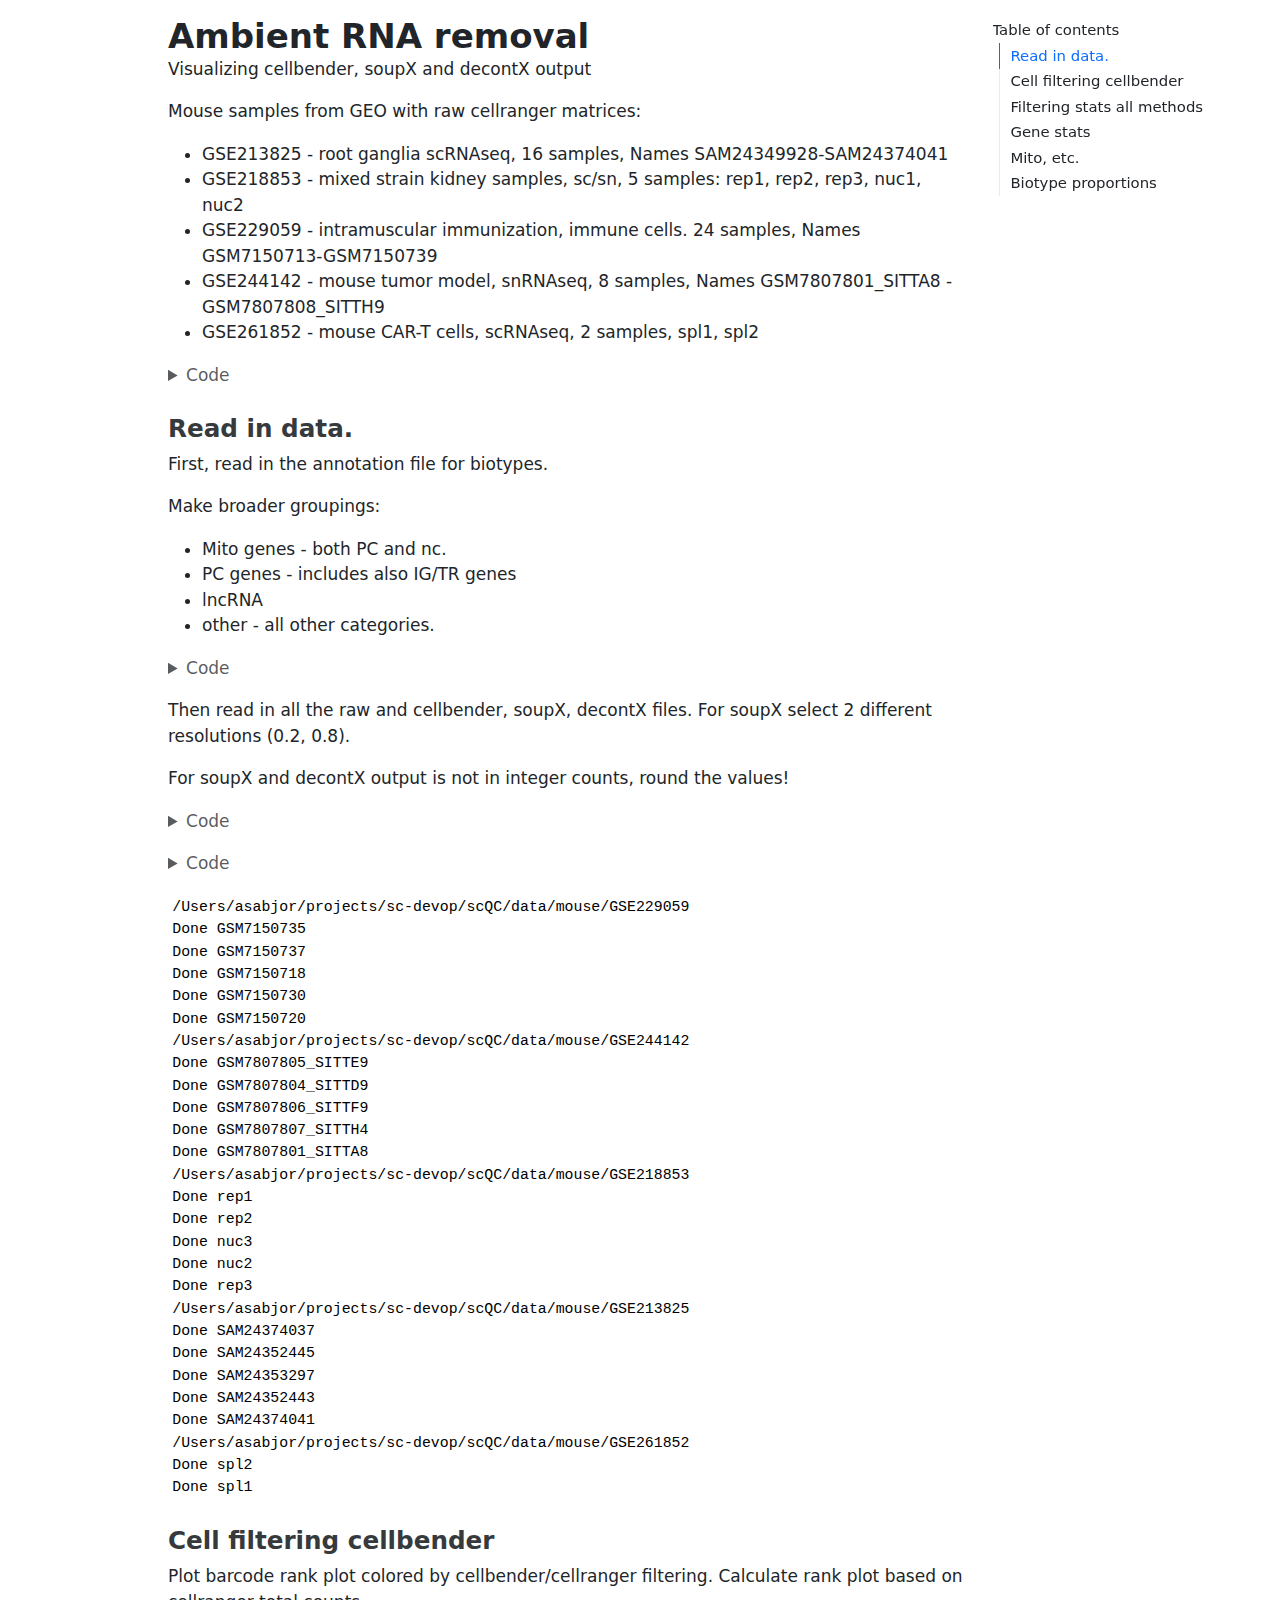
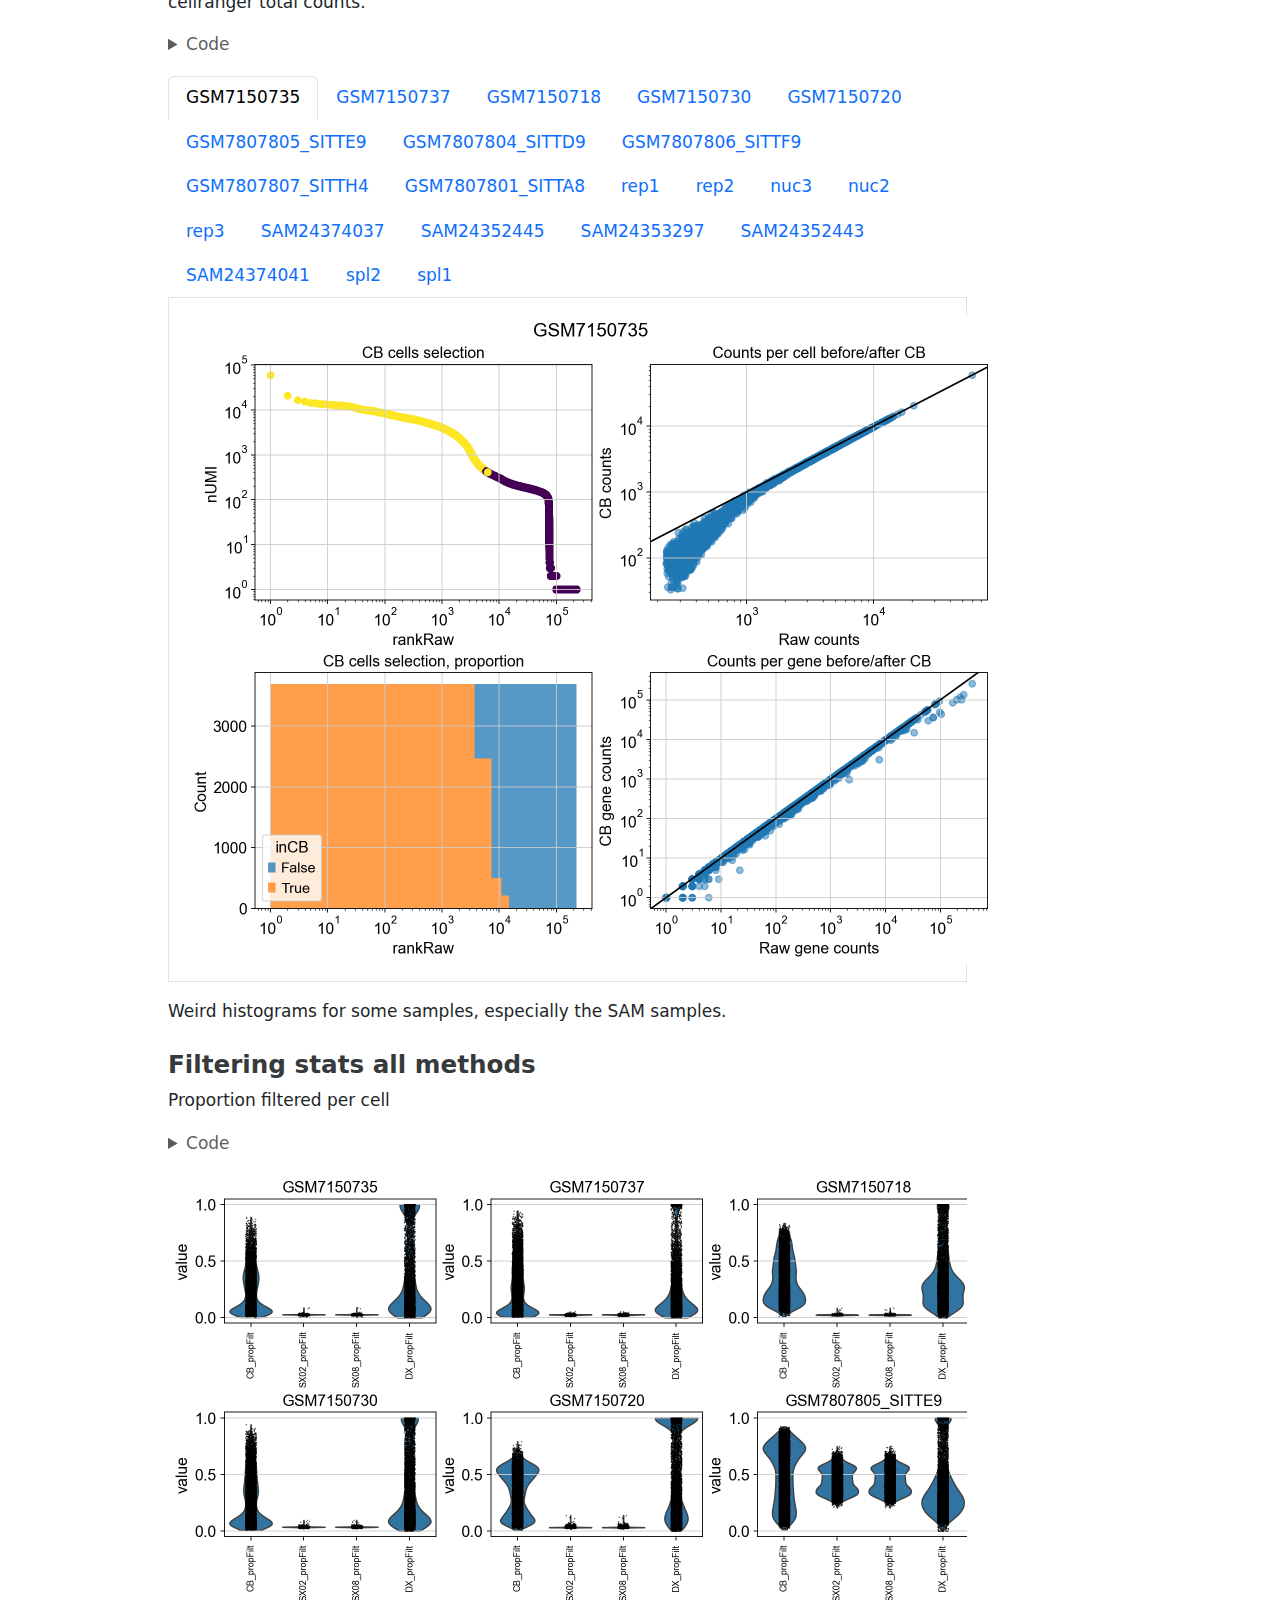
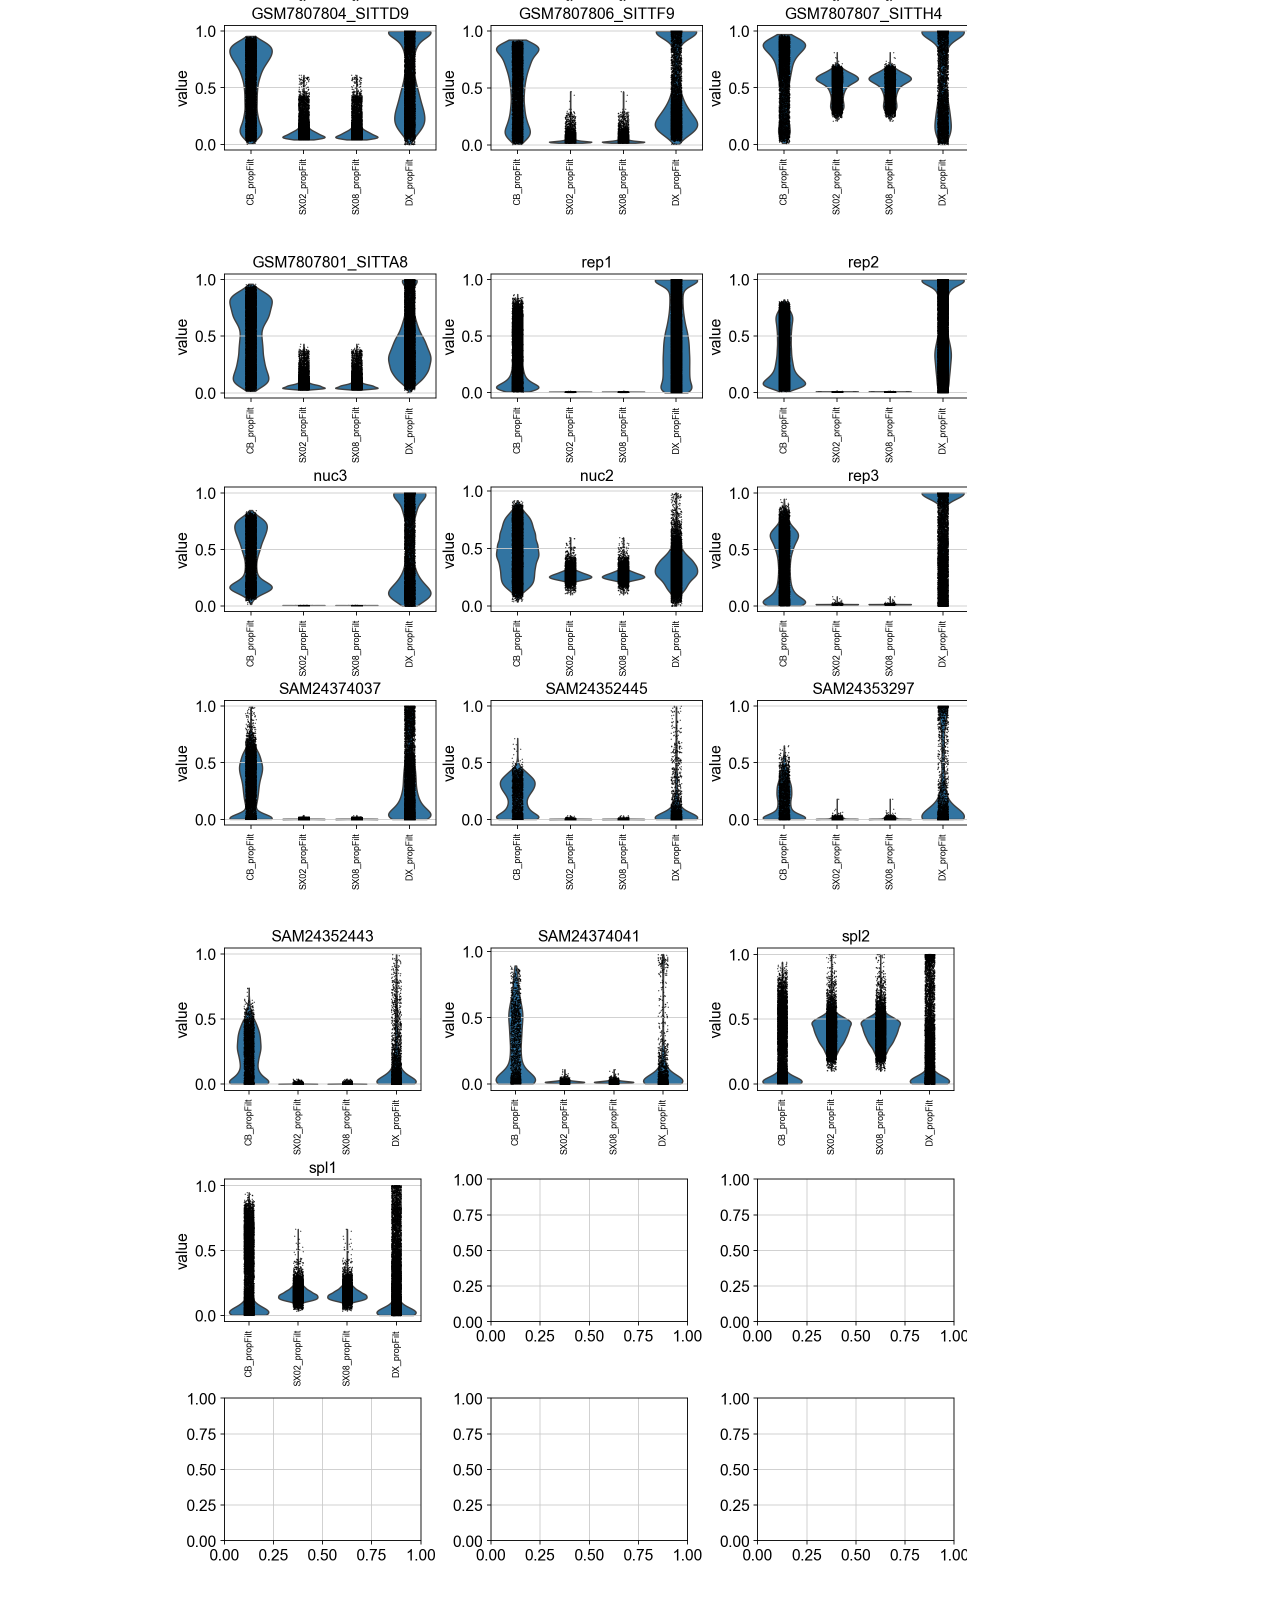
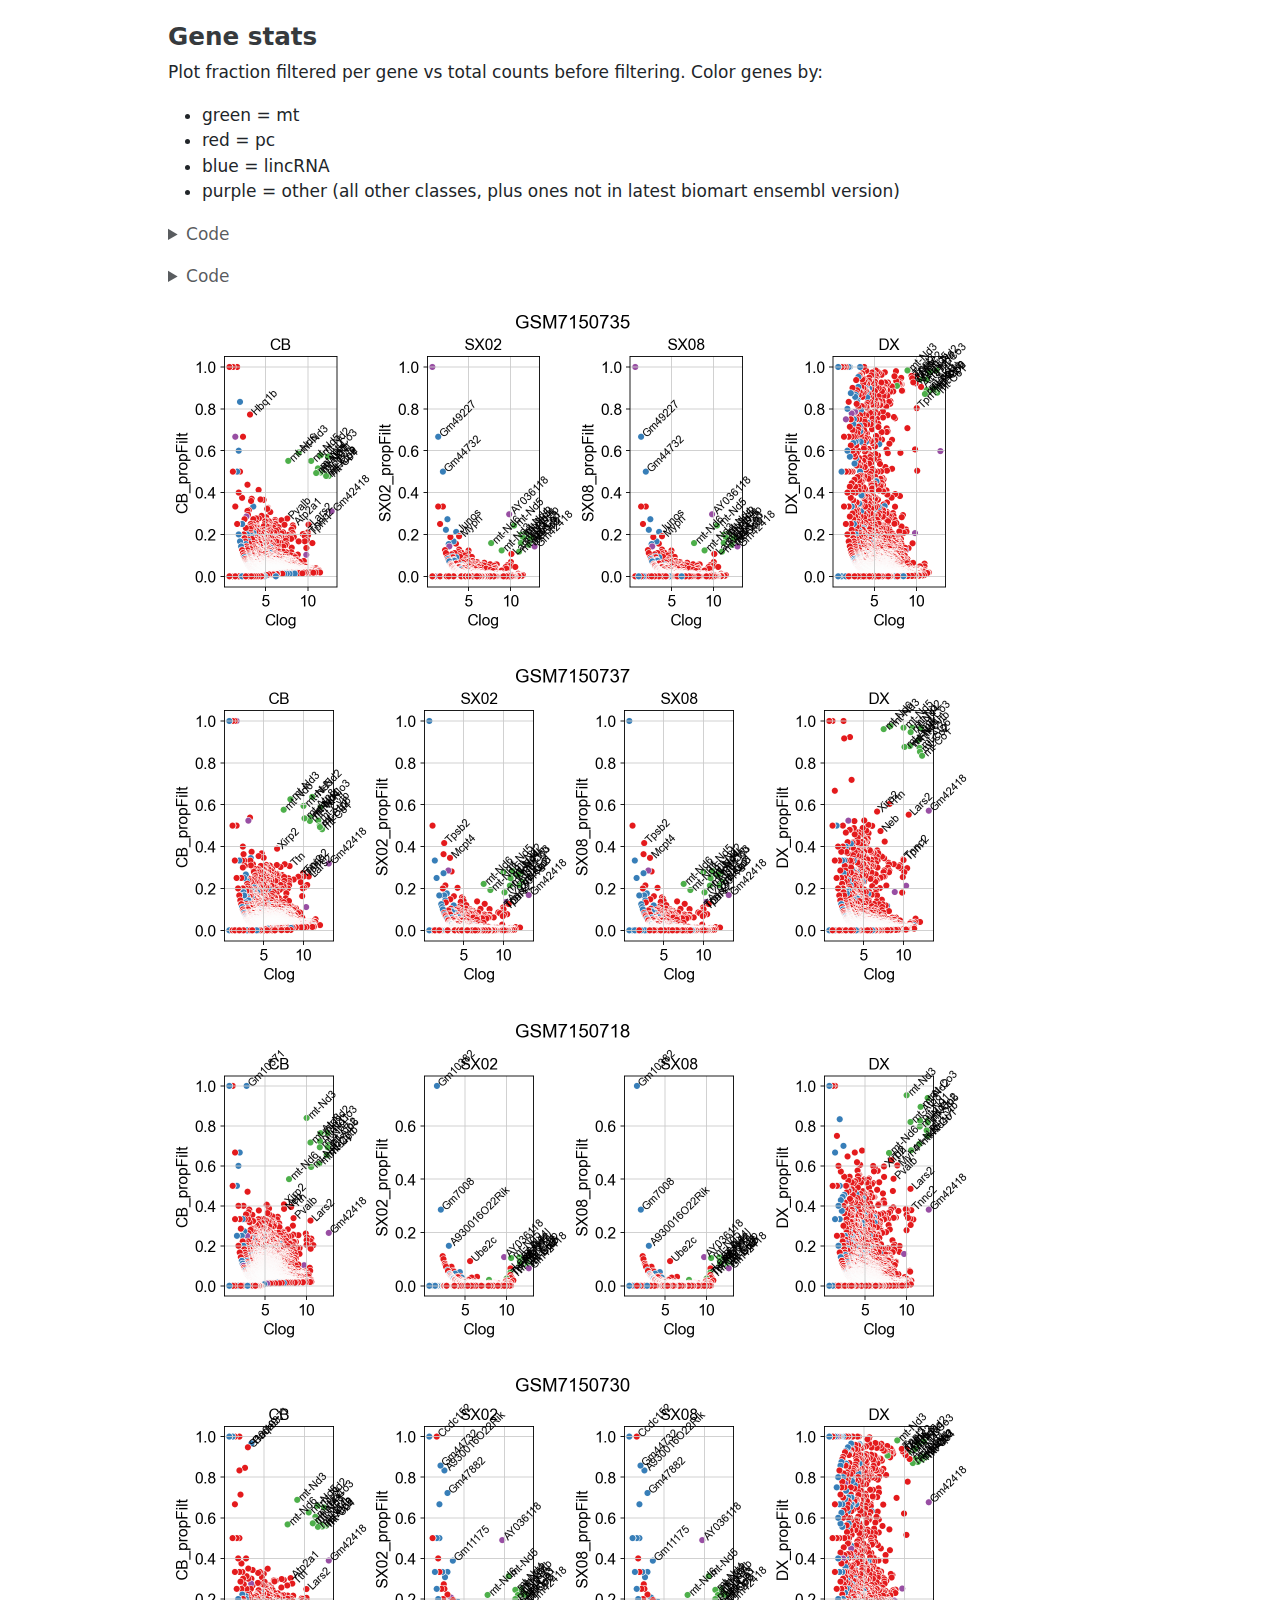
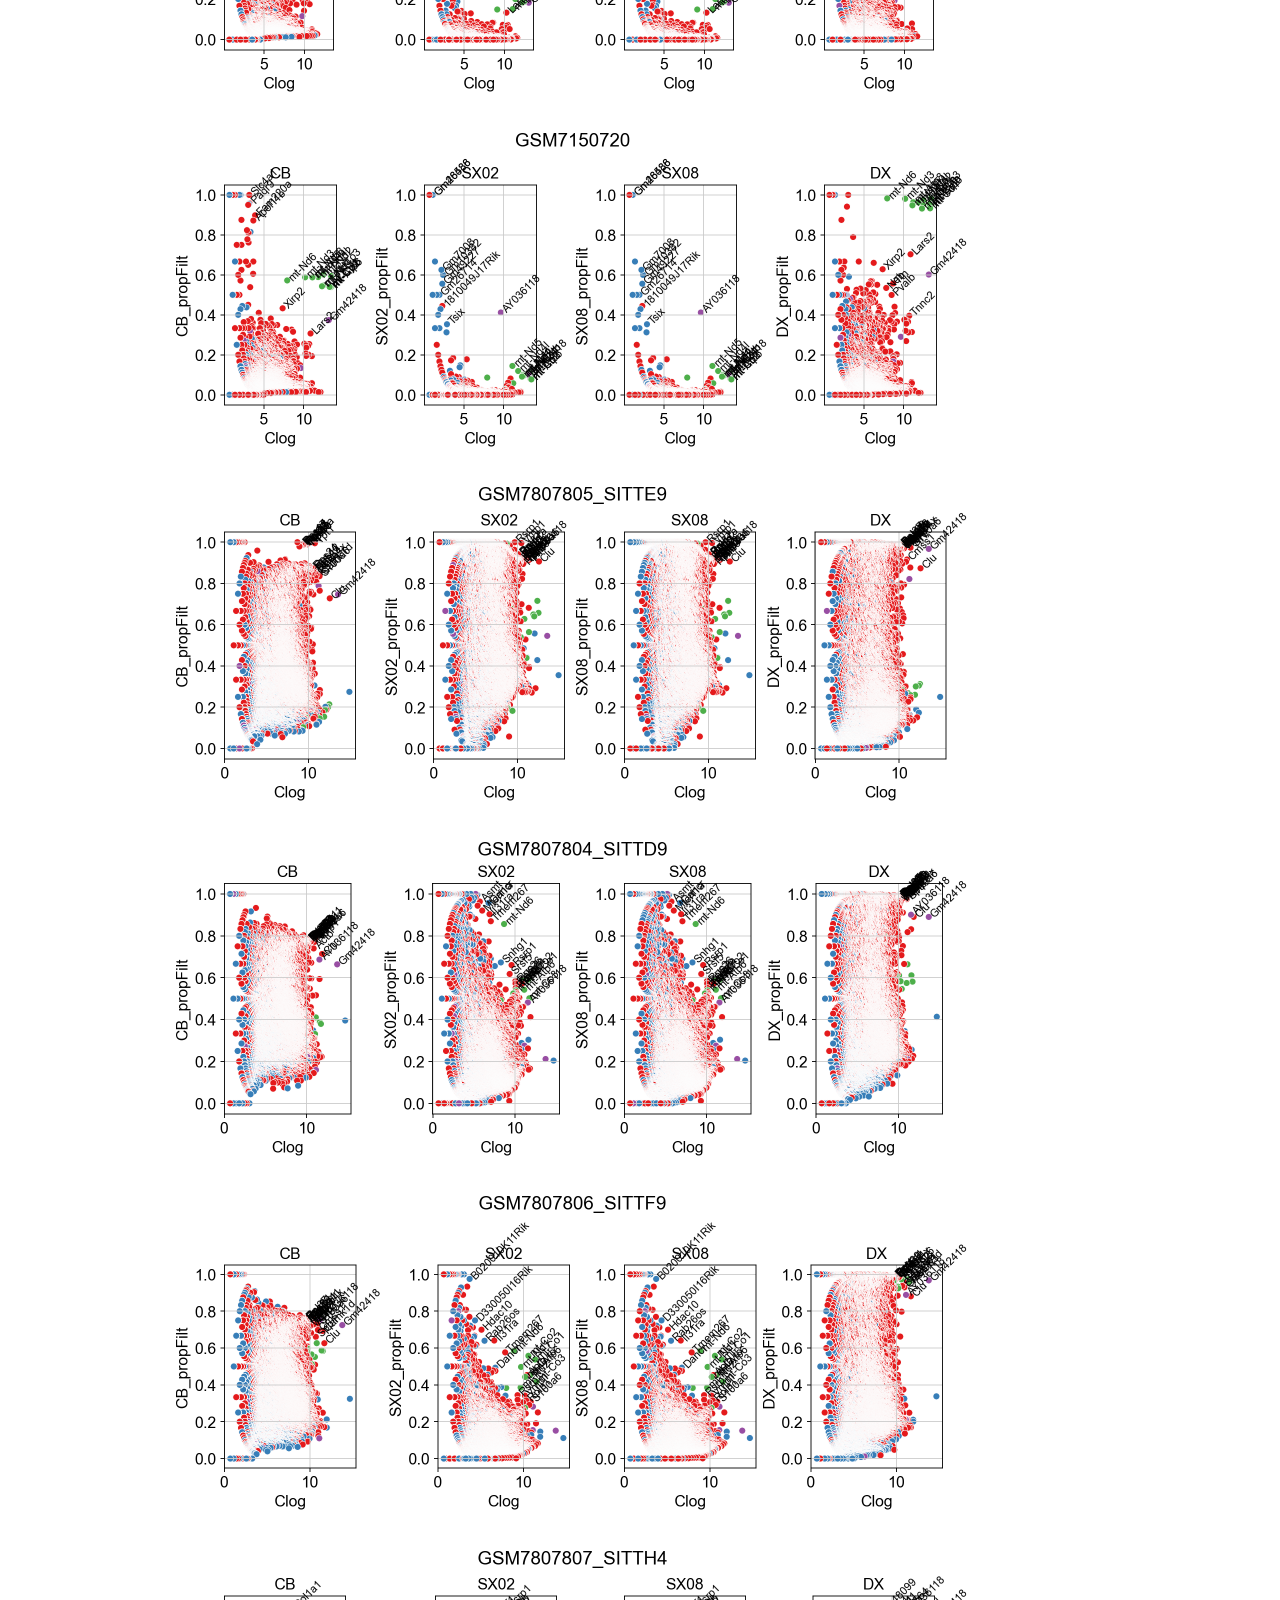
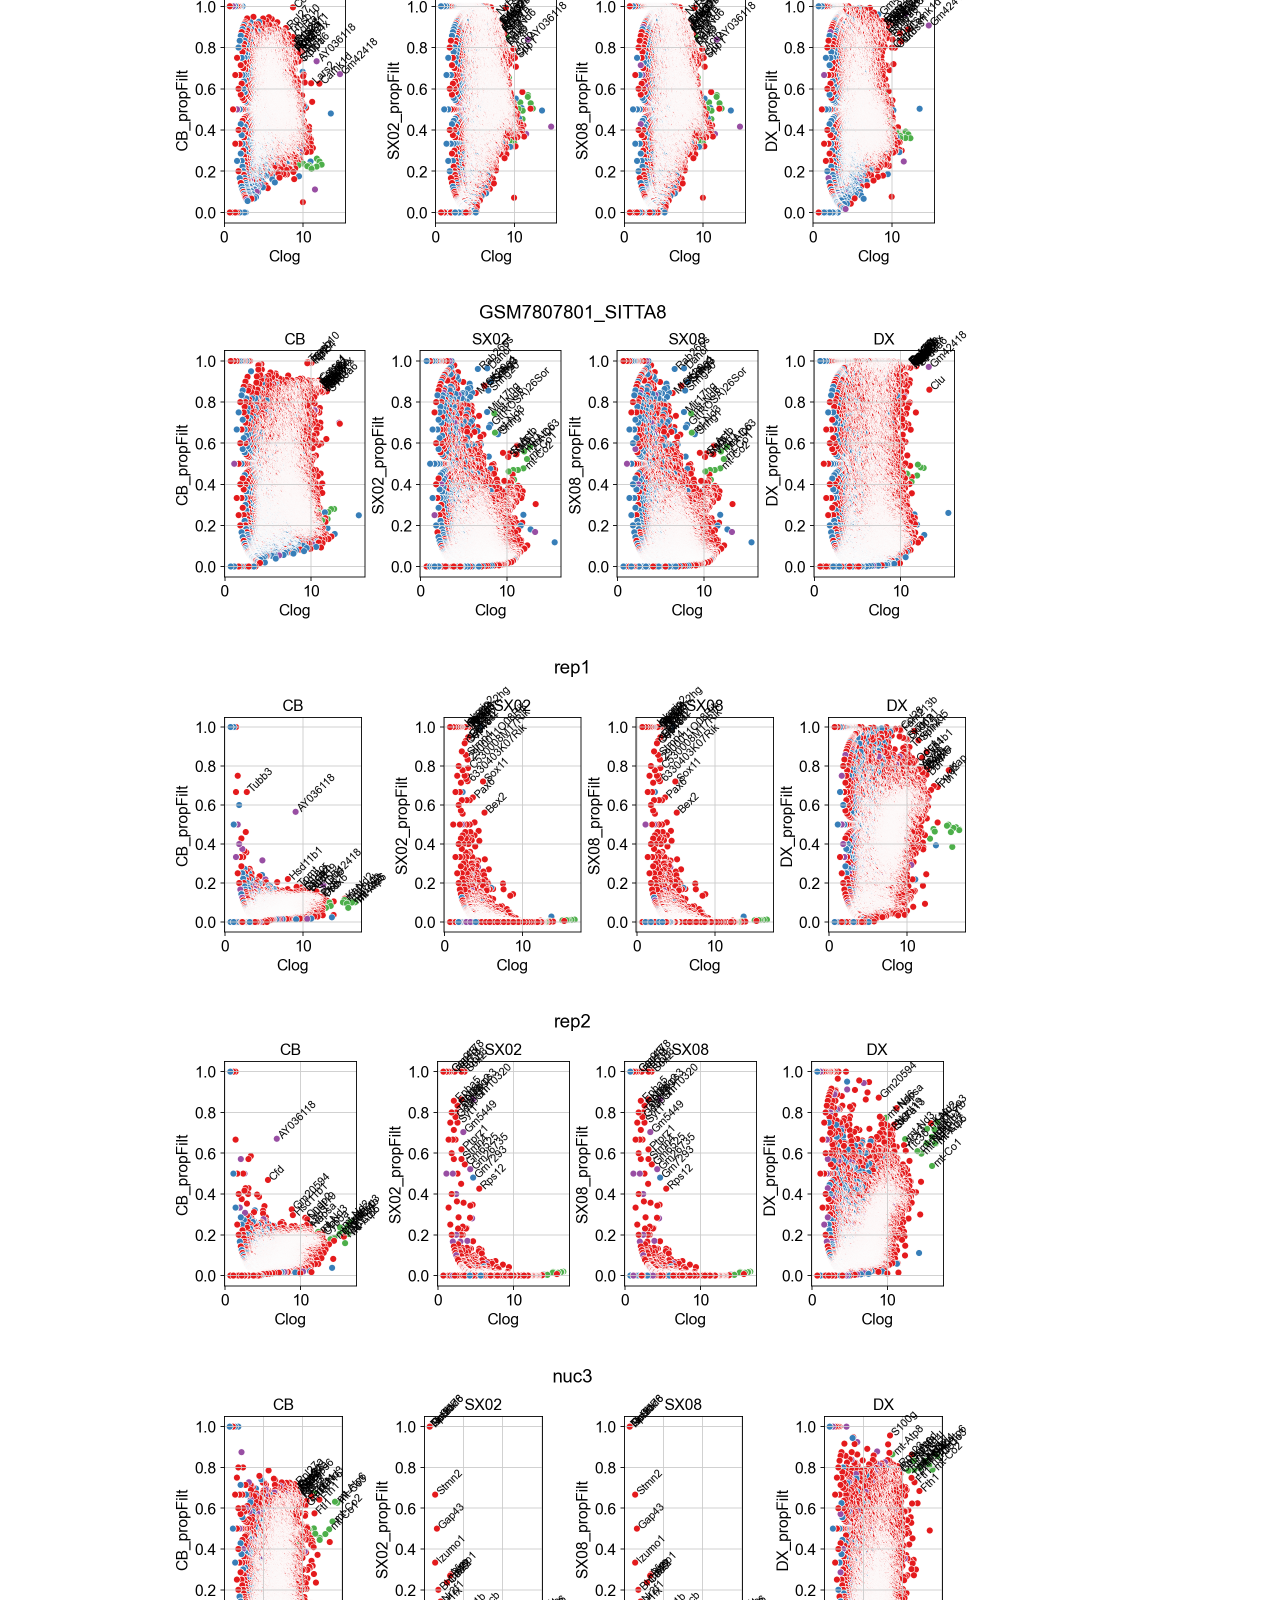
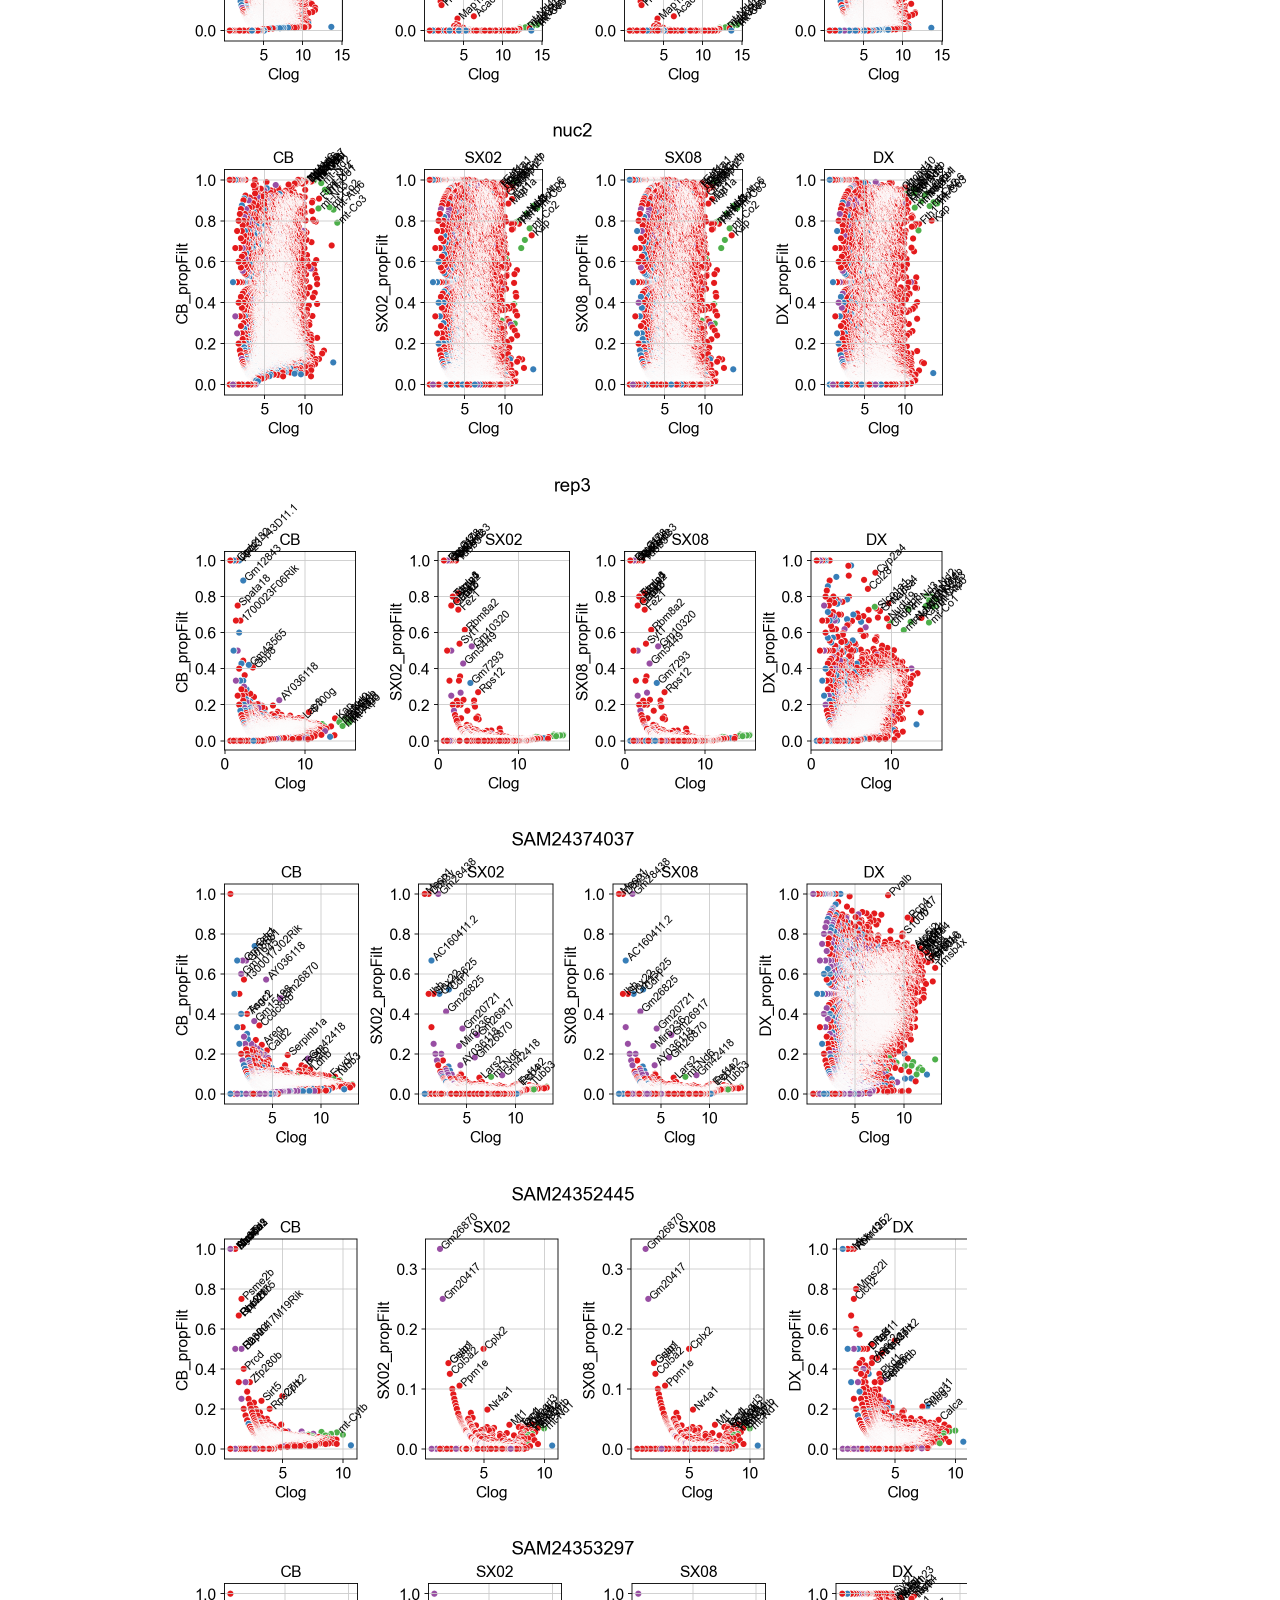
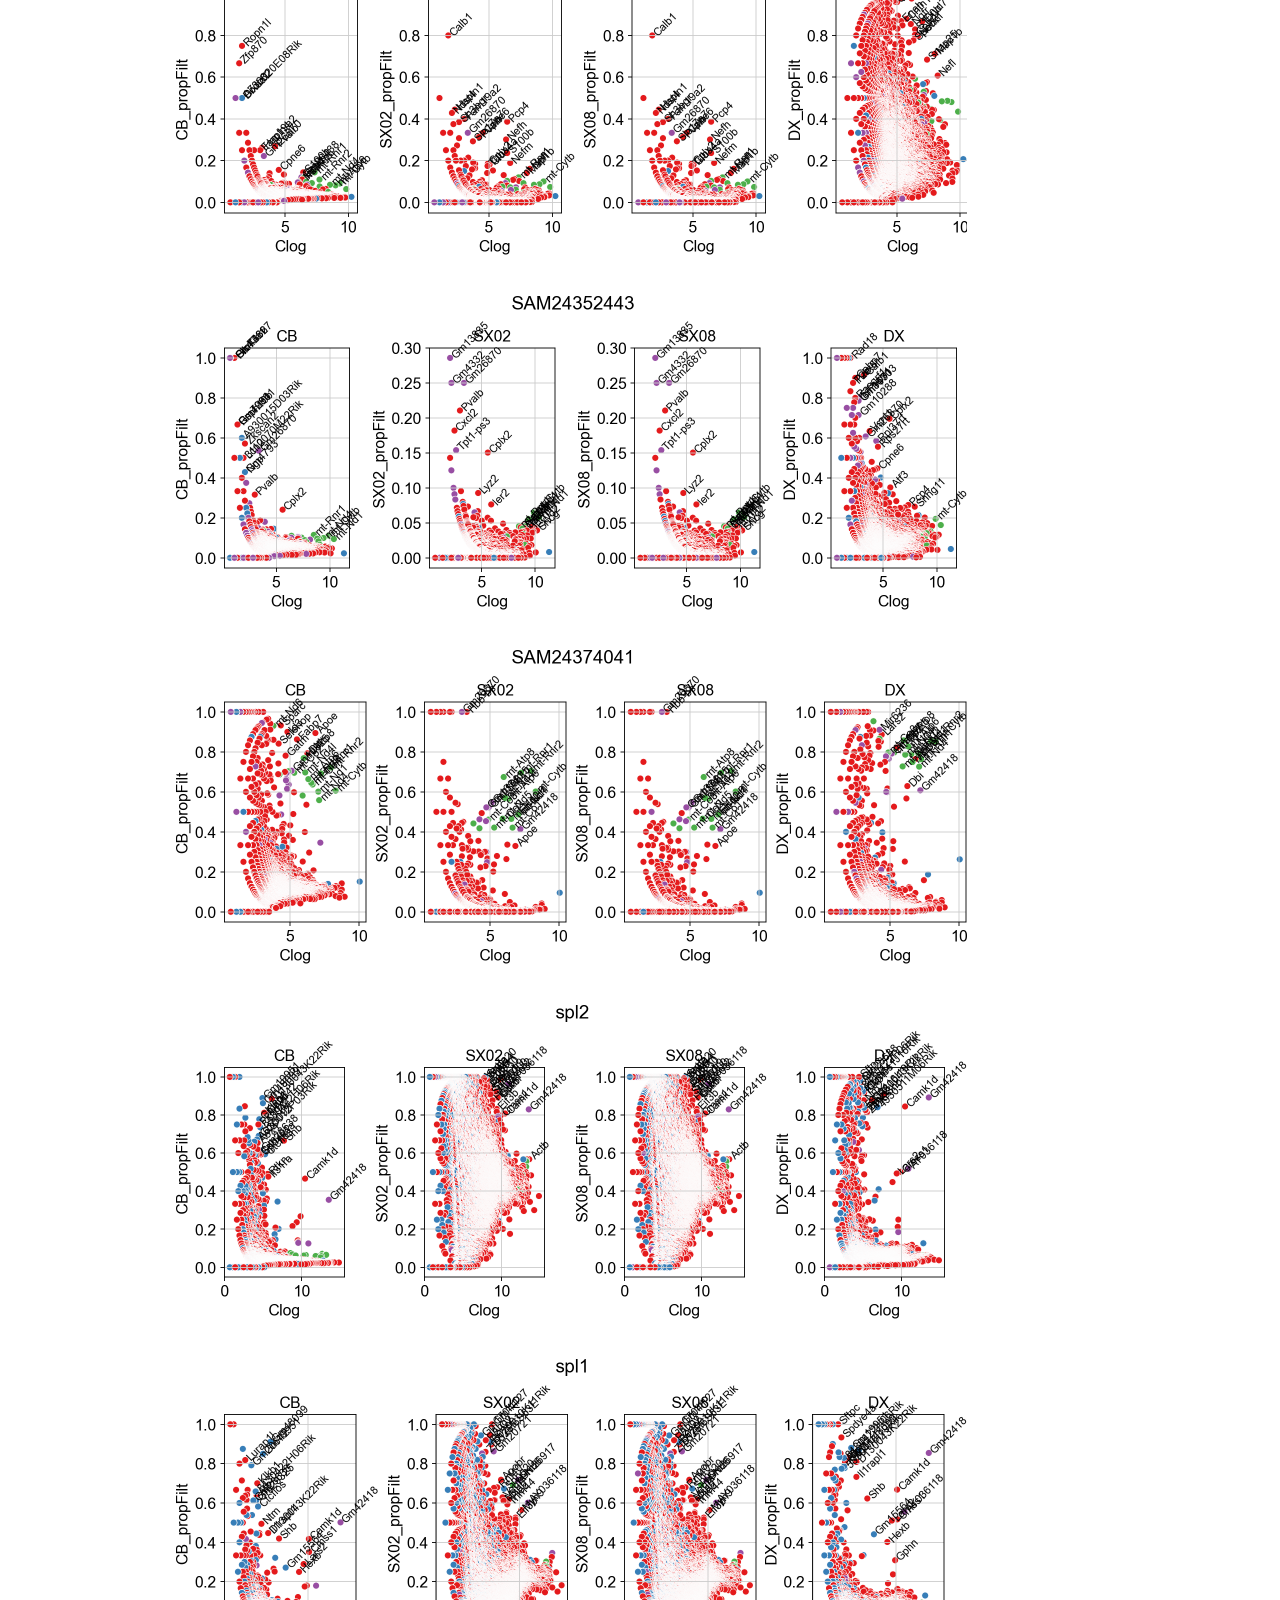
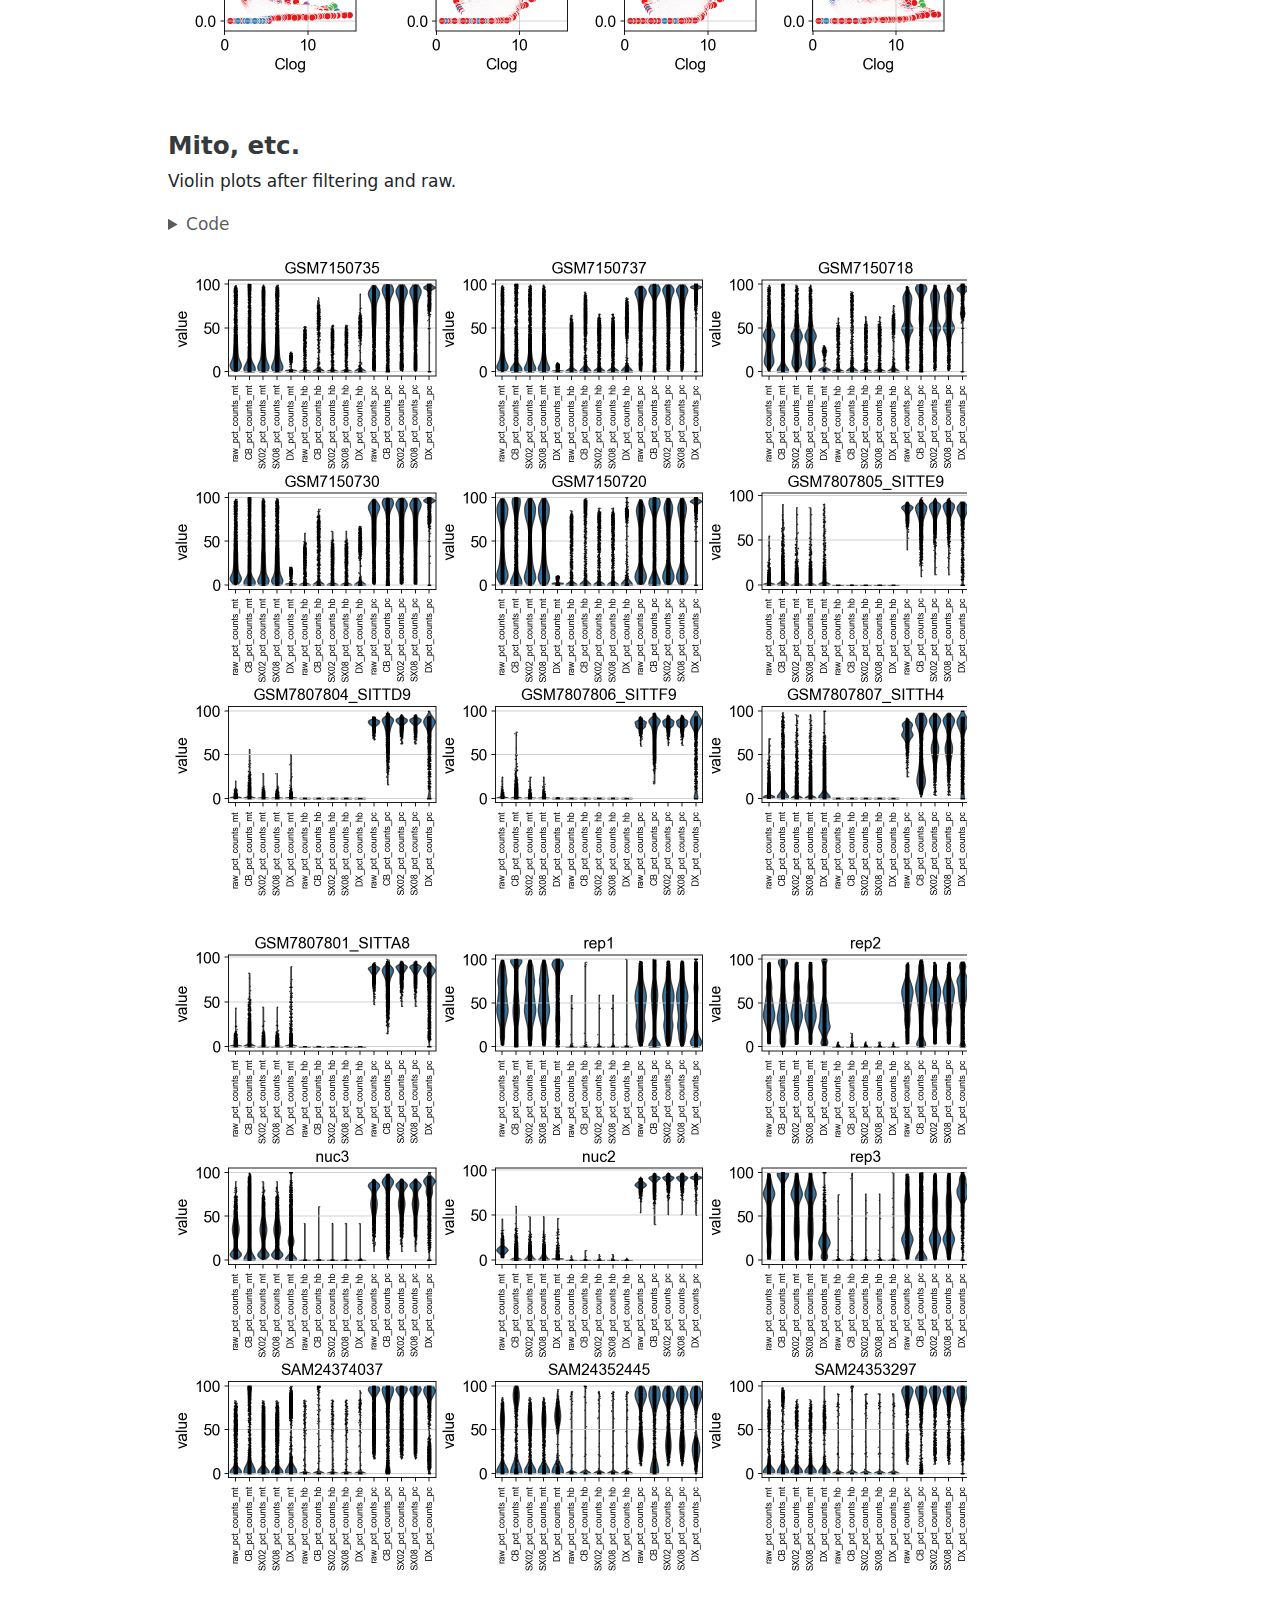
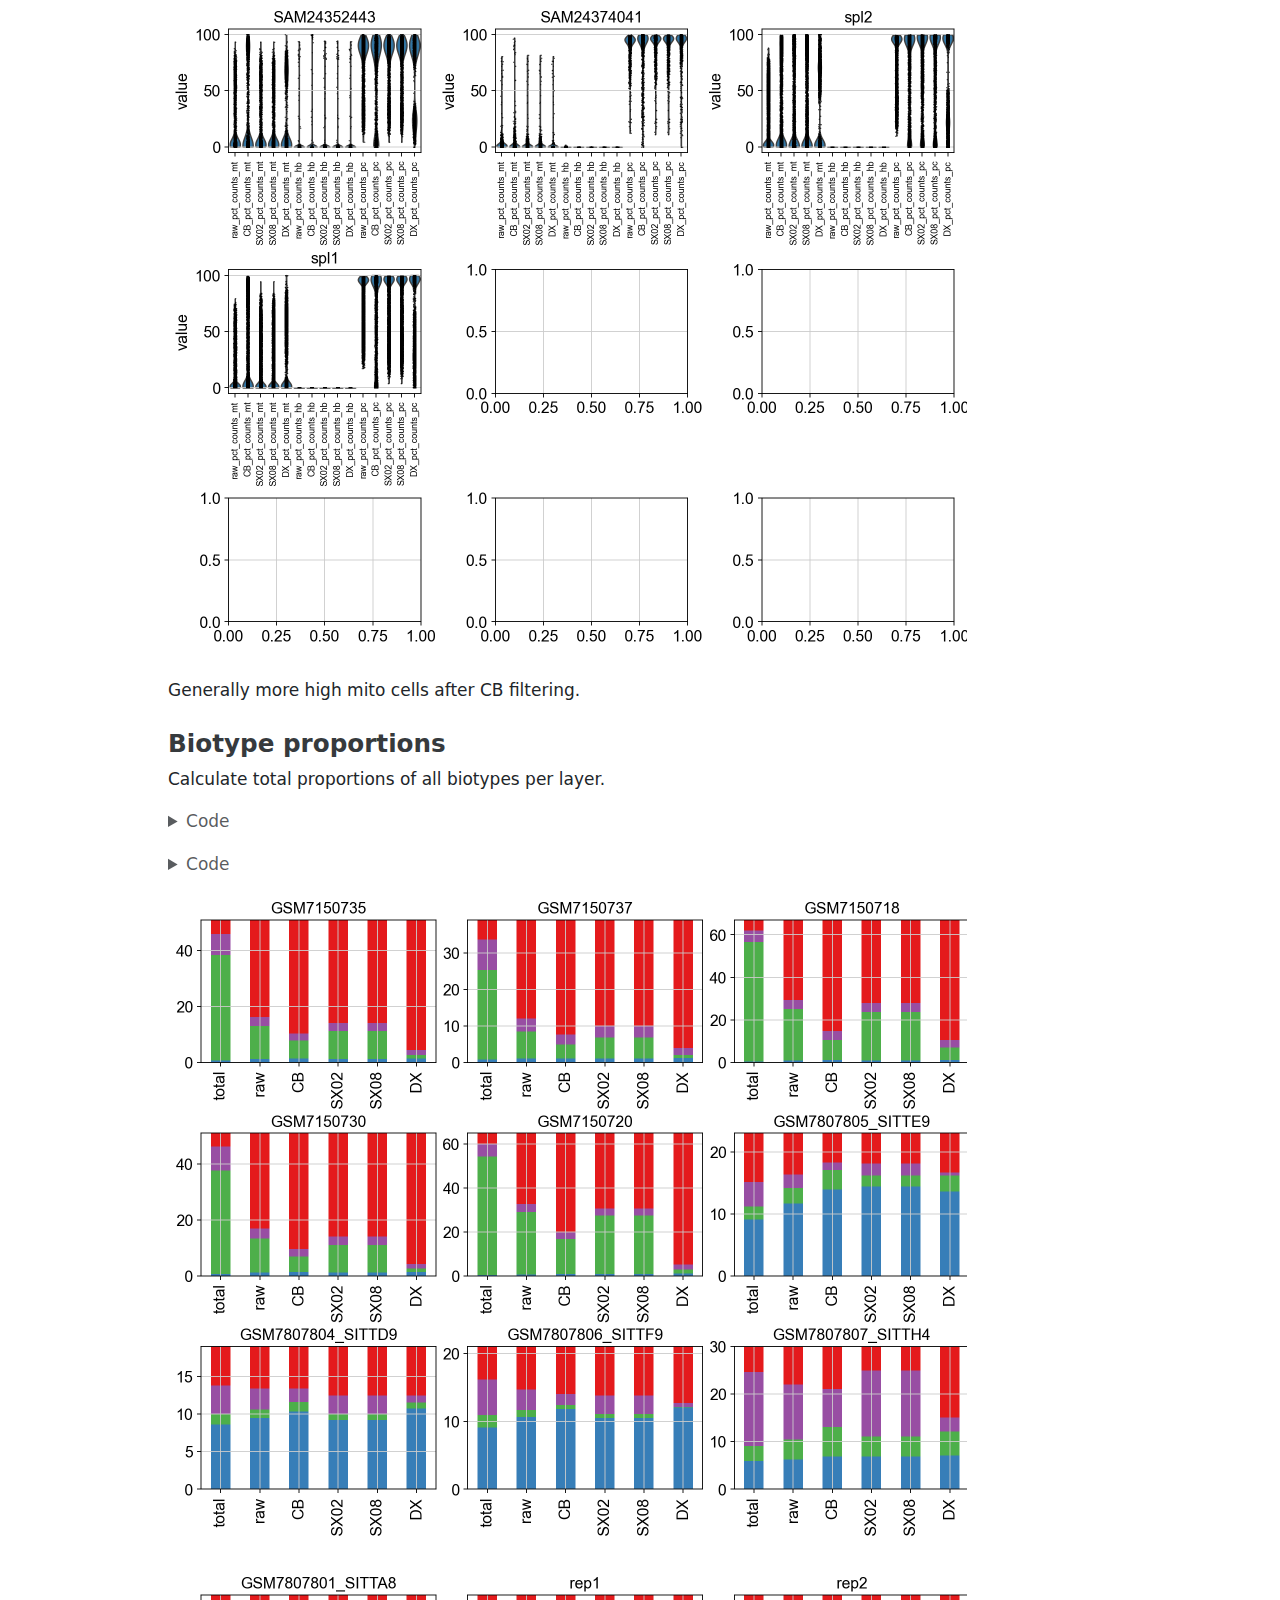
<file: source/ambient/analysis/ambient_methods_overview.html>
<!DOCTYPE html>
<html xmlns="http://www.w3.org/1999/xhtml" lang="en" xml:lang="en"><head>

<meta charset="utf-8">
<meta name="generator" content="quarto-1.5.57">

<meta name="viewport" content="width=device-width, initial-scale=1.0, user-scalable=yes">

<meta name="description" content="Visualizing cellbender, soupX and decontX output">

<title>Ambient RNA removal</title>
<style>
code{white-space: pre-wrap;}
span.smallcaps{font-variant: small-caps;}
div.columns{display: flex; gap: min(4vw, 1.5em);}
div.column{flex: auto; overflow-x: auto;}
div.hanging-indent{margin-left: 1.5em; text-indent: -1.5em;}
ul.task-list{list-style: none;}
ul.task-list li input[type="checkbox"] {
  width: 0.8em;
  margin: 0 0.8em 0.2em -1em; /* quarto-specific, see https://github.com/quarto-dev/quarto-cli/issues/4556 */ 
  vertical-align: middle;
}
/* CSS for syntax highlighting */
pre > code.sourceCode { white-space: pre; position: relative; }
pre > code.sourceCode > span { line-height: 1.25; }
pre > code.sourceCode > span:empty { height: 1.2em; }
.sourceCode { overflow: visible; }
code.sourceCode > span { color: inherit; text-decoration: inherit; }
div.sourceCode { margin: 1em 0; }
pre.sourceCode { margin: 0; }
@media screen {
div.sourceCode { overflow: auto; }
}
@media print {
pre > code.sourceCode { white-space: pre-wrap; }
pre > code.sourceCode > span { display: inline-block; text-indent: -5em; padding-left: 5em; }
}
pre.numberSource code
  { counter-reset: source-line 0; }
pre.numberSource code > span
  { position: relative; left: -4em; counter-increment: source-line; }
pre.numberSource code > span > a:first-child::before
  { content: counter(source-line);
    position: relative; left: -1em; text-align: right; vertical-align: baseline;
    border: none; display: inline-block;
    -webkit-touch-callout: none; -webkit-user-select: none;
    -khtml-user-select: none; -moz-user-select: none;
    -ms-user-select: none; user-select: none;
    padding: 0 4px; width: 4em;
  }
pre.numberSource { margin-left: 3em;  padding-left: 4px; }
div.sourceCode
  {   }
@media screen {
pre > code.sourceCode > span > a:first-child::before { text-decoration: underline; }
}
</style>


<script src="ambient_methods_overview_files/libs/clipboard/clipboard.min.js"></script>
<script src="ambient_methods_overview_files/libs/quarto-html/quarto.js"></script>
<script src="ambient_methods_overview_files/libs/quarto-html/popper.min.js"></script>
<script src="ambient_methods_overview_files/libs/quarto-html/tippy.umd.min.js"></script>
<script src="ambient_methods_overview_files/libs/quarto-html/anchor.min.js"></script>
<link href="ambient_methods_overview_files/libs/quarto-html/tippy.css" rel="stylesheet">
<link href="ambient_methods_overview_files/libs/quarto-html/quarto-syntax-highlighting.css" rel="stylesheet" id="quarto-text-highlighting-styles">
<script src="ambient_methods_overview_files/libs/bootstrap/bootstrap.min.js"></script>
<link href="ambient_methods_overview_files/libs/bootstrap/bootstrap-icons.css" rel="stylesheet">
<link href="ambient_methods_overview_files/libs/bootstrap/bootstrap.min.css" rel="stylesheet" id="quarto-bootstrap" data-mode="light">
<script src="ambient_methods_overview_files/libs/quarto-contrib/glightbox/glightbox.min.js"></script>
<link href="ambient_methods_overview_files/libs/quarto-contrib/glightbox/glightbox.min.css" rel="stylesheet">
<link href="ambient_methods_overview_files/libs/quarto-contrib/glightbox/lightbox.css" rel="stylesheet">


</head>

<body>

<div id="quarto-content" class="page-columns page-rows-contents page-layout-article">
<div id="quarto-margin-sidebar" class="sidebar margin-sidebar">
  <nav id="TOC" role="doc-toc" class="toc-active" data-toc-expanded="1">
    <h2 id="toc-title">Table of contents</h2>
   
  <ul>
  <li><a href="#read-in-data." id="toc-read-in-data." class="nav-link active" data-scroll-target="#read-in-data.">Read in data.</a></li>
  <li><a href="#cell-filtering-cellbender" id="toc-cell-filtering-cellbender" class="nav-link" data-scroll-target="#cell-filtering-cellbender">Cell filtering cellbender</a></li>
  <li><a href="#filtering-stats-all-methods" id="toc-filtering-stats-all-methods" class="nav-link" data-scroll-target="#filtering-stats-all-methods">Filtering stats all methods</a></li>
  <li><a href="#gene-stats" id="toc-gene-stats" class="nav-link" data-scroll-target="#gene-stats">Gene stats</a></li>
  <li><a href="#mito-etc." id="toc-mito-etc." class="nav-link" data-scroll-target="#mito-etc.">Mito, etc.</a></li>
  <li><a href="#biotype-proportions" id="toc-biotype-proportions" class="nav-link" data-scroll-target="#biotype-proportions">Biotype proportions</a></li>
  </ul>
</nav>
</div>
<main class="content" id="quarto-document-content">

<header id="title-block-header" class="quarto-title-block default">
<div class="quarto-title">
<h1 class="title">Ambient RNA removal</h1>
</div>

<div>
  <div class="description">
    Visualizing cellbender, soupX and decontX output
  </div>
</div>


<div class="quarto-title-meta">

    
  
    
  </div>
  


</header>


<p>Mouse samples from GEO with raw cellranger matrices:</p>
<ul>
<li>GSE213825 - root ganglia scRNAseq, 16 samples, Names SAM24349928-SAM24374041</li>
<li>GSE218853 - mixed strain kidney samples, sc/sn, 5 samples: rep1, rep2, rep3, nuc1, nuc2</li>
<li>GSE229059 - intramuscular immunization, immune cells. 24 samples, Names GSM7150713-GSM7150739</li>
<li>GSE244142 - mouse tumor model, snRNAseq, 8 samples, Names GSM7807801_SITTA8 - GSM7807808_SITTH9</li>
<li>GSE261852 - mouse CAR-T cells, scRNAseq, 2 samples, spl1, spl2</li>
</ul>
<div id="2717f3bc" class="cell" data-execution_count="1">
<details class="code-fold">
<summary>Code</summary>
<div class="sourceCode cell-code" id="cb1"><pre class="sourceCode python code-with-copy"><code class="sourceCode python"><span id="cb1-1"><a href="#cb1-1" aria-hidden="true" tabindex="-1"></a><span class="im">import</span> os</span>
<span id="cb1-2"><a href="#cb1-2" aria-hidden="true" tabindex="-1"></a><span class="im">import</span> glob</span>
<span id="cb1-3"><a href="#cb1-3" aria-hidden="true" tabindex="-1"></a><span class="im">import</span> numpy <span class="im">as</span> np</span>
<span id="cb1-4"><a href="#cb1-4" aria-hidden="true" tabindex="-1"></a><span class="im">import</span> pandas <span class="im">as</span> pd</span>
<span id="cb1-5"><a href="#cb1-5" aria-hidden="true" tabindex="-1"></a><span class="im">import</span> scanpy <span class="im">as</span> sc</span>
<span id="cb1-6"><a href="#cb1-6" aria-hidden="true" tabindex="-1"></a><span class="im">import</span> warnings</span>
<span id="cb1-7"><a href="#cb1-7" aria-hidden="true" tabindex="-1"></a><span class="im">import</span> pyreadr</span>
<span id="cb1-8"><a href="#cb1-8" aria-hidden="true" tabindex="-1"></a><span class="im">import</span> matplotlib.pyplot <span class="im">as</span> plt</span>
<span id="cb1-9"><a href="#cb1-9" aria-hidden="true" tabindex="-1"></a><span class="im">import</span> seaborn <span class="im">as</span> sns</span>
<span id="cb1-10"><a href="#cb1-10" aria-hidden="true" tabindex="-1"></a><span class="im">from</span> IPython.display <span class="im">import</span> display, Markdown</span>
<span id="cb1-11"><a href="#cb1-11" aria-hidden="true" tabindex="-1"></a></span>
<span id="cb1-12"><a href="#cb1-12" aria-hidden="true" tabindex="-1"></a></span>
<span id="cb1-13"><a href="#cb1-13" aria-hidden="true" tabindex="-1"></a>warnings.simplefilter(action<span class="op">=</span><span class="st">'ignore'</span>, category<span class="op">=</span><span class="pp">Warning</span>)</span>
<span id="cb1-14"><a href="#cb1-14" aria-hidden="true" tabindex="-1"></a></span>
<span id="cb1-15"><a href="#cb1-15" aria-hidden="true" tabindex="-1"></a><span class="co"># verbosity: errors (0), warnings (1), info (2), hints (3)</span></span>
<span id="cb1-16"><a href="#cb1-16" aria-hidden="true" tabindex="-1"></a>sc.settings.verbosity <span class="op">=</span> <span class="dv">0</span></span>
<span id="cb1-17"><a href="#cb1-17" aria-hidden="true" tabindex="-1"></a>sc.settings.set_figure_params(dpi<span class="op">=</span><span class="dv">80</span>)</span></code><button title="Copy to Clipboard" class="code-copy-button"><i class="bi"></i></button></pre></div>
</details>
</div>
<section id="read-in-data." class="level3">
<h3 class="anchored" data-anchor-id="read-in-data.">Read in data.</h3>
<p>First, read in the annotation file for biotypes.</p>
<p>Make broader groupings:</p>
<ul>
<li>Mito genes - both PC and nc.</li>
<li>PC genes - includes also IG/TR genes</li>
<li>lncRNA</li>
<li>other - all other categories.</li>
</ul>
<div id="7f37eebd" class="cell" data-execution_count="2">
<details class="code-fold">
<summary>Code</summary>
<div class="sourceCode cell-code" id="cb2"><pre class="sourceCode python code-with-copy"><code class="sourceCode python"><span id="cb2-1"><a href="#cb2-1" aria-hidden="true" tabindex="-1"></a>indir <span class="op">=</span> <span class="st">"/Users/asabjor/projects/sc-devop/scQC/data/mouse"</span></span>
<span id="cb2-2"><a href="#cb2-2" aria-hidden="true" tabindex="-1"></a>cbdir <span class="op">=</span> os.path.join(indir,<span class="st">"output"</span>)</span>
<span id="cb2-3"><a href="#cb2-3" aria-hidden="true" tabindex="-1"></a>annot_file <span class="op">=</span> os.path.join(cbdir, <span class="st">"mouse_annotation.csv"</span>)</span>
<span id="cb2-4"><a href="#cb2-4" aria-hidden="true" tabindex="-1"></a></span>
<span id="cb2-5"><a href="#cb2-5" aria-hidden="true" tabindex="-1"></a><span class="cf">if</span> os.path.exists(annot_file):</span>
<span id="cb2-6"><a href="#cb2-6" aria-hidden="true" tabindex="-1"></a>    annot <span class="op">=</span> pd.read_csv(annot_file, index_col<span class="op">=</span><span class="dv">0</span>)</span>
<span id="cb2-7"><a href="#cb2-7" aria-hidden="true" tabindex="-1"></a><span class="cf">else</span>:   </span>
<span id="cb2-8"><a href="#cb2-8" aria-hidden="true" tabindex="-1"></a>    annot <span class="op">=</span> sc.queries.biomart_annotations(<span class="st">"mmusculus"</span>, [<span class="st">"ensembl_gene_id"</span>, <span class="st">"external_gene_name"</span>, <span class="st">"start_position"</span>, <span class="st">"end_position"</span>, <span class="st">"chromosome_name"</span>, <span class="st">"gene_biotype"</span>] )</span>
<span id="cb2-9"><a href="#cb2-9" aria-hidden="true" tabindex="-1"></a>    annot.to_csv(annot_file)</span>
<span id="cb2-10"><a href="#cb2-10" aria-hidden="true" tabindex="-1"></a></span>
<span id="cb2-11"><a href="#cb2-11" aria-hidden="true" tabindex="-1"></a></span>
<span id="cb2-12"><a href="#cb2-12" aria-hidden="true" tabindex="-1"></a><span class="co"># make slim biotype</span></span>
<span id="cb2-13"><a href="#cb2-13" aria-hidden="true" tabindex="-1"></a>annot[<span class="st">"gene_class"</span>]<span class="op">=</span> <span class="st">"other"</span></span>
<span id="cb2-14"><a href="#cb2-14" aria-hidden="true" tabindex="-1"></a></span>
<span id="cb2-15"><a href="#cb2-15" aria-hidden="true" tabindex="-1"></a>pc_genes <span class="op">=</span> [<span class="st">"protein_coding"</span>,<span class="st">"IG_V_gene"</span>,<span class="st">"IG_D_gene"</span>,<span class="st">"IG_J_gene"</span>,<span class="st">"IG_C_gene"</span>,<span class="st">"IG_LV_gene"</span>, <span class="st">"TR_V_gene"</span>,<span class="st">"TR_J_gene"</span>,<span class="st">"TR_C_gene"</span>,<span class="st">"TR_D_gene"</span> ]</span>
<span id="cb2-16"><a href="#cb2-16" aria-hidden="true" tabindex="-1"></a></span>
<span id="cb2-17"><a href="#cb2-17" aria-hidden="true" tabindex="-1"></a>annot[<span class="st">"gene_class"</span>][annot.gene_biotype.isin(pc_genes)] <span class="op">=</span> <span class="st">"pc"</span></span>
<span id="cb2-18"><a href="#cb2-18" aria-hidden="true" tabindex="-1"></a>annot[<span class="st">"gene_class"</span>][annot.gene_biotype <span class="op">==</span> <span class="st">"lncRNA"</span>] <span class="op">=</span> <span class="st">"lncRNA"</span></span>
<span id="cb2-19"><a href="#cb2-19" aria-hidden="true" tabindex="-1"></a>annot[<span class="st">"gene_class"</span>][annot.external_gene_name.<span class="bu">str</span>.startswith(<span class="st">'mt-'</span>).fillna(<span class="va">False</span>)] <span class="op">=</span> <span class="st">"mt"</span></span>
<span id="cb2-20"><a href="#cb2-20" aria-hidden="true" tabindex="-1"></a></span>
<span id="cb2-21"><a href="#cb2-21" aria-hidden="true" tabindex="-1"></a><span class="co"># define list of all classes.</span></span>
<span id="cb2-22"><a href="#cb2-22" aria-hidden="true" tabindex="-1"></a>gene_classes <span class="op">=</span> [<span class="st">"mt"</span>,<span class="st">"pc"</span>,<span class="st">"lncRNA"</span>,<span class="st">"other"</span>]</span></code><button title="Copy to Clipboard" class="code-copy-button"><i class="bi"></i></button></pre></div>
</details>
</div>
<p>Then read in all the raw and cellbender, soupX, decontX files. For soupX select 2 different resolutions (0.2, 0.8).</p>
<p>For soupX and decontX output is not in integer counts, round the values!</p>
<div id="ccaef617" class="cell" data-execution_count="3">
<details class="code-fold">
<summary>Code</summary>
<div class="sourceCode cell-code" id="cb3"><pre class="sourceCode python code-with-copy"><code class="sourceCode python"><span id="cb3-1"><a href="#cb3-1" aria-hidden="true" tabindex="-1"></a><span class="co"># does not work to read in the cellbender files from GSE244142 with sc.read_10x_h5</span></span>
<span id="cb3-2"><a href="#cb3-2" aria-hidden="true" tabindex="-1"></a><span class="co"># gives zero genes.</span></span>
<span id="cb3-3"><a href="#cb3-3" aria-hidden="true" tabindex="-1"></a><span class="co"># minor modifications of the scanpy function, now works to load the data!</span></span>
<span id="cb3-4"><a href="#cb3-4" aria-hidden="true" tabindex="-1"></a></span>
<span id="cb3-5"><a href="#cb3-5" aria-hidden="true" tabindex="-1"></a><span class="im">import</span> h5py</span>
<span id="cb3-6"><a href="#cb3-6" aria-hidden="true" tabindex="-1"></a><span class="im">import</span> anndata <span class="im">as</span> ad</span>
<span id="cb3-7"><a href="#cb3-7" aria-hidden="true" tabindex="-1"></a></span>
<span id="cb3-8"><a href="#cb3-8" aria-hidden="true" tabindex="-1"></a><span class="kw">def</span> _collect_datasets(dsets: <span class="bu">dict</span>, group: h5py.Group):</span>
<span id="cb3-9"><a href="#cb3-9" aria-hidden="true" tabindex="-1"></a>    <span class="cf">for</span> k, v <span class="kw">in</span> group.items():</span>
<span id="cb3-10"><a href="#cb3-10" aria-hidden="true" tabindex="-1"></a>        <span class="cf">if</span> <span class="bu">isinstance</span>(v, h5py.Dataset):</span>
<span id="cb3-11"><a href="#cb3-11" aria-hidden="true" tabindex="-1"></a>            dsets[k] <span class="op">=</span> v[()]</span>
<span id="cb3-12"><a href="#cb3-12" aria-hidden="true" tabindex="-1"></a>        <span class="cf">else</span>:</span>
<span id="cb3-13"><a href="#cb3-13" aria-hidden="true" tabindex="-1"></a>            _collect_datasets(dsets, v)</span>
<span id="cb3-14"><a href="#cb3-14" aria-hidden="true" tabindex="-1"></a></span>
<span id="cb3-15"><a href="#cb3-15" aria-hidden="true" tabindex="-1"></a><span class="kw">def</span> _read_v3_10x_h5(filename, <span class="op">*</span>, start<span class="op">=</span><span class="va">None</span>):</span>
<span id="cb3-16"><a href="#cb3-16" aria-hidden="true" tabindex="-1"></a>    <span class="co">"""</span></span>
<span id="cb3-17"><a href="#cb3-17" aria-hidden="true" tabindex="-1"></a><span class="co">    Read hdf5 file from Cell Ranger v3 or later versions.</span></span>
<span id="cb3-18"><a href="#cb3-18" aria-hidden="true" tabindex="-1"></a><span class="co">    """</span></span>
<span id="cb3-19"><a href="#cb3-19" aria-hidden="true" tabindex="-1"></a>    <span class="cf">with</span> h5py.File(<span class="bu">str</span>(filename), <span class="st">"r"</span>) <span class="im">as</span> f:</span>
<span id="cb3-20"><a href="#cb3-20" aria-hidden="true" tabindex="-1"></a>        <span class="cf">try</span>:</span>
<span id="cb3-21"><a href="#cb3-21" aria-hidden="true" tabindex="-1"></a>            dsets <span class="op">=</span> {}</span>
<span id="cb3-22"><a href="#cb3-22" aria-hidden="true" tabindex="-1"></a>            _collect_datasets(dsets, f[<span class="st">"matrix"</span>])</span>
<span id="cb3-23"><a href="#cb3-23" aria-hidden="true" tabindex="-1"></a></span>
<span id="cb3-24"><a href="#cb3-24" aria-hidden="true" tabindex="-1"></a>            <span class="im">from</span> scipy.sparse <span class="im">import</span> csr_matrix</span>
<span id="cb3-25"><a href="#cb3-25" aria-hidden="true" tabindex="-1"></a></span>
<span id="cb3-26"><a href="#cb3-26" aria-hidden="true" tabindex="-1"></a>            M, N <span class="op">=</span> dsets[<span class="st">"shape"</span>]</span>
<span id="cb3-27"><a href="#cb3-27" aria-hidden="true" tabindex="-1"></a>            data <span class="op">=</span> dsets[<span class="st">"data"</span>]</span>
<span id="cb3-28"><a href="#cb3-28" aria-hidden="true" tabindex="-1"></a>            <span class="cf">if</span> dsets[<span class="st">"data"</span>].dtype <span class="op">==</span> np.dtype(<span class="st">"int32"</span>):</span>
<span id="cb3-29"><a href="#cb3-29" aria-hidden="true" tabindex="-1"></a>                data <span class="op">=</span> dsets[<span class="st">"data"</span>].view(<span class="st">"float32"</span>)</span>
<span id="cb3-30"><a href="#cb3-30" aria-hidden="true" tabindex="-1"></a>                data[:] <span class="op">=</span> dsets[<span class="st">"data"</span>]</span>
<span id="cb3-31"><a href="#cb3-31" aria-hidden="true" tabindex="-1"></a>            matrix <span class="op">=</span> csr_matrix(</span>
<span id="cb3-32"><a href="#cb3-32" aria-hidden="true" tabindex="-1"></a>                (data, dsets[<span class="st">"indices"</span>], dsets[<span class="st">"indptr"</span>]),</span>
<span id="cb3-33"><a href="#cb3-33" aria-hidden="true" tabindex="-1"></a>                shape<span class="op">=</span>(N, M),</span>
<span id="cb3-34"><a href="#cb3-34" aria-hidden="true" tabindex="-1"></a>            )</span>
<span id="cb3-35"><a href="#cb3-35" aria-hidden="true" tabindex="-1"></a>            obs_dict <span class="op">=</span> {<span class="st">"obs_names"</span>: dsets[<span class="st">"barcodes"</span>].astype(<span class="bu">str</span>)}</span>
<span id="cb3-36"><a href="#cb3-36" aria-hidden="true" tabindex="-1"></a>            var_dict <span class="op">=</span> {<span class="st">"var_names"</span>: dsets[<span class="st">"name"</span>].astype(<span class="bu">str</span>)}</span>
<span id="cb3-37"><a href="#cb3-37" aria-hidden="true" tabindex="-1"></a></span>
<span id="cb3-38"><a href="#cb3-38" aria-hidden="true" tabindex="-1"></a>            <span class="cf">if</span> <span class="st">"gene_id"</span> <span class="kw">not</span> <span class="kw">in</span> dsets:</span>
<span id="cb3-39"><a href="#cb3-39" aria-hidden="true" tabindex="-1"></a>                <span class="co"># Read metadata specific to a feature-barcode matrix</span></span>
<span id="cb3-40"><a href="#cb3-40" aria-hidden="true" tabindex="-1"></a>                var_dict[<span class="st">"gene_ids"</span>] <span class="op">=</span> dsets[<span class="st">"id"</span>].astype(<span class="bu">str</span>)</span>
<span id="cb3-41"><a href="#cb3-41" aria-hidden="true" tabindex="-1"></a>            <span class="cf">else</span>:</span>
<span id="cb3-42"><a href="#cb3-42" aria-hidden="true" tabindex="-1"></a>                <span class="co"># Read metadata specific to a probe-barcode matrix</span></span>
<span id="cb3-43"><a href="#cb3-43" aria-hidden="true" tabindex="-1"></a>                var_dict.update(</span>
<span id="cb3-44"><a href="#cb3-44" aria-hidden="true" tabindex="-1"></a>                    {</span>
<span id="cb3-45"><a href="#cb3-45" aria-hidden="true" tabindex="-1"></a>                        <span class="st">"gene_ids"</span>: dsets[<span class="st">"gene_id"</span>].astype(<span class="bu">str</span>),</span>
<span id="cb3-46"><a href="#cb3-46" aria-hidden="true" tabindex="-1"></a>                        <span class="st">"probe_ids"</span>: dsets[<span class="st">"id"</span>].astype(<span class="bu">str</span>),</span>
<span id="cb3-47"><a href="#cb3-47" aria-hidden="true" tabindex="-1"></a>                    }</span>
<span id="cb3-48"><a href="#cb3-48" aria-hidden="true" tabindex="-1"></a>                )</span>
<span id="cb3-49"><a href="#cb3-49" aria-hidden="true" tabindex="-1"></a>            var_dict[<span class="st">"feature_types"</span>] <span class="op">=</span> dsets[<span class="st">"feature_type"</span>].astype(<span class="bu">str</span>)</span>
<span id="cb3-50"><a href="#cb3-50" aria-hidden="true" tabindex="-1"></a>            <span class="cf">if</span> <span class="st">"filtered_barcodes"</span> <span class="kw">in</span> f[<span class="st">"matrix"</span>]:</span>
<span id="cb3-51"><a href="#cb3-51" aria-hidden="true" tabindex="-1"></a>                obs_dict[<span class="st">"filtered_barcodes"</span>] <span class="op">=</span> dsets[<span class="st">"filtered_barcodes"</span>].astype(<span class="bu">bool</span>)</span>
<span id="cb3-52"><a href="#cb3-52" aria-hidden="true" tabindex="-1"></a></span>
<span id="cb3-53"><a href="#cb3-53" aria-hidden="true" tabindex="-1"></a>            <span class="cf">if</span> <span class="st">"features"</span> <span class="kw">in</span> f[<span class="st">"matrix"</span>]:</span>
<span id="cb3-54"><a href="#cb3-54" aria-hidden="true" tabindex="-1"></a>                var_dict.update(</span>
<span id="cb3-55"><a href="#cb3-55" aria-hidden="true" tabindex="-1"></a>                    (</span>
<span id="cb3-56"><a href="#cb3-56" aria-hidden="true" tabindex="-1"></a>                        feature_metadata_name,</span>
<span id="cb3-57"><a href="#cb3-57" aria-hidden="true" tabindex="-1"></a>                        dsets[feature_metadata_name].astype(</span>
<span id="cb3-58"><a href="#cb3-58" aria-hidden="true" tabindex="-1"></a>                            <span class="bu">bool</span> <span class="cf">if</span> feature_metadata_item.dtype.kind <span class="op">==</span> <span class="st">"b"</span> <span class="cf">else</span> <span class="bu">str</span></span>
<span id="cb3-59"><a href="#cb3-59" aria-hidden="true" tabindex="-1"></a>                        ),</span>
<span id="cb3-60"><a href="#cb3-60" aria-hidden="true" tabindex="-1"></a>                    )</span>
<span id="cb3-61"><a href="#cb3-61" aria-hidden="true" tabindex="-1"></a>                    <span class="cf">for</span> feature_metadata_name, feature_metadata_item <span class="kw">in</span> f[<span class="st">"matrix"</span>][</span>
<span id="cb3-62"><a href="#cb3-62" aria-hidden="true" tabindex="-1"></a>                        <span class="st">"features"</span></span>
<span id="cb3-63"><a href="#cb3-63" aria-hidden="true" tabindex="-1"></a>                    ].items()</span>
<span id="cb3-64"><a href="#cb3-64" aria-hidden="true" tabindex="-1"></a>                    <span class="cf">if</span> <span class="bu">isinstance</span>(feature_metadata_item, h5py.Dataset)</span>
<span id="cb3-65"><a href="#cb3-65" aria-hidden="true" tabindex="-1"></a>                    <span class="kw">and</span> feature_metadata_name</span>
<span id="cb3-66"><a href="#cb3-66" aria-hidden="true" tabindex="-1"></a>                    <span class="kw">not</span> <span class="kw">in</span> [</span>
<span id="cb3-67"><a href="#cb3-67" aria-hidden="true" tabindex="-1"></a>                        <span class="st">"name"</span>,</span>
<span id="cb3-68"><a href="#cb3-68" aria-hidden="true" tabindex="-1"></a>                        <span class="st">"feature_type"</span>,</span>
<span id="cb3-69"><a href="#cb3-69" aria-hidden="true" tabindex="-1"></a>                        <span class="st">"id"</span>,</span>
<span id="cb3-70"><a href="#cb3-70" aria-hidden="true" tabindex="-1"></a>                        <span class="st">"gene_id"</span>,</span>
<span id="cb3-71"><a href="#cb3-71" aria-hidden="true" tabindex="-1"></a>                        <span class="st">"_all_tag_keys"</span>,</span>
<span id="cb3-72"><a href="#cb3-72" aria-hidden="true" tabindex="-1"></a>                    ]</span>
<span id="cb3-73"><a href="#cb3-73" aria-hidden="true" tabindex="-1"></a>                )</span>
<span id="cb3-74"><a href="#cb3-74" aria-hidden="true" tabindex="-1"></a>            <span class="cf">else</span>:</span>
<span id="cb3-75"><a href="#cb3-75" aria-hidden="true" tabindex="-1"></a>                msg <span class="op">=</span> <span class="st">"10x h5 has no features group"</span></span>
<span id="cb3-76"><a href="#cb3-76" aria-hidden="true" tabindex="-1"></a>                <span class="cf">raise</span> <span class="pp">ValueError</span>(msg)</span>
<span id="cb3-77"><a href="#cb3-77" aria-hidden="true" tabindex="-1"></a>            adata <span class="op">=</span> ad.AnnData(</span>
<span id="cb3-78"><a href="#cb3-78" aria-hidden="true" tabindex="-1"></a>                matrix,</span>
<span id="cb3-79"><a href="#cb3-79" aria-hidden="true" tabindex="-1"></a>                obs<span class="op">=</span>obs_dict,</span>
<span id="cb3-80"><a href="#cb3-80" aria-hidden="true" tabindex="-1"></a>                var<span class="op">=</span>var_dict,</span>
<span id="cb3-81"><a href="#cb3-81" aria-hidden="true" tabindex="-1"></a>            )</span>
<span id="cb3-82"><a href="#cb3-82" aria-hidden="true" tabindex="-1"></a>            <span class="co">#logg.info("", time=start)</span></span>
<span id="cb3-83"><a href="#cb3-83" aria-hidden="true" tabindex="-1"></a>            <span class="cf">return</span> adata</span>
<span id="cb3-84"><a href="#cb3-84" aria-hidden="true" tabindex="-1"></a>        <span class="cf">except</span> <span class="pp">KeyError</span>:</span>
<span id="cb3-85"><a href="#cb3-85" aria-hidden="true" tabindex="-1"></a>            msg <span class="op">=</span> <span class="st">"File is missing one or more required datasets."</span></span>
<span id="cb3-86"><a href="#cb3-86" aria-hidden="true" tabindex="-1"></a>            <span class="cf">raise</span> <span class="pp">Exception</span>(msg)</span></code><button title="Copy to Clipboard" class="code-copy-button"><i class="bi"></i></button></pre></div>
</details>
</div>
<div id="91280caf" class="cell" data-execution_count="4">
<details class="code-fold">
<summary>Code</summary>
<div class="sourceCode cell-code" id="cb4"><pre class="sourceCode python code-with-copy"><code class="sourceCode python"><span id="cb4-1"><a href="#cb4-1" aria-hidden="true" tabindex="-1"></a>pdirs <span class="op">=</span> glob.glob(indir <span class="op">+</span> <span class="st">"/GSE*"</span>)</span>
<span id="cb4-2"><a href="#cb4-2" aria-hidden="true" tabindex="-1"></a></span>
<span id="cb4-3"><a href="#cb4-3" aria-hidden="true" tabindex="-1"></a>alldata <span class="op">=</span> {}</span>
<span id="cb4-4"><a href="#cb4-4" aria-hidden="true" tabindex="-1"></a>counter <span class="op">=</span> <span class="dv">0</span> </span>
<span id="cb4-5"><a href="#cb4-5" aria-hidden="true" tabindex="-1"></a>per_dataset <span class="op">=</span> <span class="dv">5</span></span>
<span id="cb4-6"><a href="#cb4-6" aria-hidden="true" tabindex="-1"></a></span>
<span id="cb4-7"><a href="#cb4-7" aria-hidden="true" tabindex="-1"></a><span class="cf">for</span> pdir <span class="kw">in</span> pdirs:</span>
<span id="cb4-8"><a href="#cb4-8" aria-hidden="true" tabindex="-1"></a>    <span class="bu">print</span>(pdir)</span>
<span id="cb4-9"><a href="#cb4-9" aria-hidden="true" tabindex="-1"></a>    counter <span class="op">=</span> <span class="dv">1</span></span>
<span id="cb4-10"><a href="#cb4-10" aria-hidden="true" tabindex="-1"></a>    <span class="cf">for</span> f <span class="kw">in</span> os.listdir(pdir):</span>
<span id="cb4-11"><a href="#cb4-11" aria-hidden="true" tabindex="-1"></a>        read_cb_flag <span class="op">=</span> <span class="va">True</span> <span class="co"># with .mtx infiles the cellbender output is different cannot be read with read_10x-h5</span></span>
<span id="cb4-12"><a href="#cb4-12" aria-hidden="true" tabindex="-1"></a>        <span class="cf">if</span> <span class="st">"raw"</span> <span class="kw">in</span> f:</span>
<span id="cb4-13"><a href="#cb4-13" aria-hidden="true" tabindex="-1"></a>            raw <span class="op">=</span> sc.read_10x_h5(os.path.join(pdir,f))</span>
<span id="cb4-14"><a href="#cb4-14" aria-hidden="true" tabindex="-1"></a>            <span class="co"># convert to correct name for cellbender runs</span></span>
<span id="cb4-15"><a href="#cb4-15" aria-hidden="true" tabindex="-1"></a>            <span class="cf">if</span> <span class="st">"GSE213825"</span> <span class="kw">in</span> pdir <span class="kw">or</span> <span class="st">"GSE218853"</span> <span class="kw">in</span> pdir:</span>
<span id="cb4-16"><a href="#cb4-16" aria-hidden="true" tabindex="-1"></a>                fname <span class="op">=</span> f.split(<span class="st">"_"</span>)[<span class="dv">1</span>]</span>
<span id="cb4-17"><a href="#cb4-17" aria-hidden="true" tabindex="-1"></a>            <span class="cf">elif</span> <span class="st">"GSE229059"</span> <span class="kw">in</span> pdir:</span>
<span id="cb4-18"><a href="#cb4-18" aria-hidden="true" tabindex="-1"></a>                fname <span class="op">=</span> f.split(<span class="st">"_"</span>)[<span class="dv">0</span>]</span>
<span id="cb4-19"><a href="#cb4-19" aria-hidden="true" tabindex="-1"></a>            <span class="cf">elif</span> <span class="st">"GSE261852"</span> <span class="kw">in</span> pdir:</span>
<span id="cb4-20"><a href="#cb4-20" aria-hidden="true" tabindex="-1"></a>                fname <span class="op">=</span> f.split(<span class="st">"_"</span>)[<span class="dv">2</span>]</span>
<span id="cb4-21"><a href="#cb4-21" aria-hidden="true" tabindex="-1"></a>            read_cb_flag <span class="op">=</span> <span class="va">True</span>    </span>
<span id="cb4-22"><a href="#cb4-22" aria-hidden="true" tabindex="-1"></a>        <span class="cf">elif</span> <span class="st">"mtx.gz"</span> <span class="kw">in</span> f:</span>
<span id="cb4-23"><a href="#cb4-23" aria-hidden="true" tabindex="-1"></a>            <span class="co"># skip for now, for some reason reads in the cellbender file with no genes.</span></span>
<span id="cb4-24"><a href="#cb4-24" aria-hidden="true" tabindex="-1"></a>            fname <span class="op">=</span> f.replace(<span class="st">"_matrix.mtx.gz"</span>,<span class="st">""</span>)</span>
<span id="cb4-25"><a href="#cb4-25" aria-hidden="true" tabindex="-1"></a>            raw <span class="op">=</span> sc.read_10x_mtx(pdir,prefix <span class="op">=</span> fname<span class="op">+</span><span class="st">"_"</span>)</span>
<span id="cb4-26"><a href="#cb4-26" aria-hidden="true" tabindex="-1"></a>            read_cb_flag <span class="op">=</span> <span class="va">False</span> </span>
<span id="cb4-27"><a href="#cb4-27" aria-hidden="true" tabindex="-1"></a>        <span class="cf">else</span>:</span>
<span id="cb4-28"><a href="#cb4-28" aria-hidden="true" tabindex="-1"></a>            <span class="cf">continue</span></span>
<span id="cb4-29"><a href="#cb4-29" aria-hidden="true" tabindex="-1"></a>        raw.var_names_make_unique()</span>
<span id="cb4-30"><a href="#cb4-30" aria-hidden="true" tabindex="-1"></a></span>
<span id="cb4-31"><a href="#cb4-31" aria-hidden="true" tabindex="-1"></a>        <span class="co"># remove zero barcodes</span></span>
<span id="cb4-32"><a href="#cb4-32" aria-hidden="true" tabindex="-1"></a>        raw <span class="op">=</span> raw[raw.X.<span class="bu">sum</span>(axis<span class="op">=</span><span class="dv">1</span>)<span class="op">&gt;</span><span class="dv">0</span>,:]</span>
<span id="cb4-33"><a href="#cb4-33" aria-hidden="true" tabindex="-1"></a></span>
<span id="cb4-34"><a href="#cb4-34" aria-hidden="true" tabindex="-1"></a>        <span class="co"># read in the cellbender file.</span></span>
<span id="cb4-35"><a href="#cb4-35" aria-hidden="true" tabindex="-1"></a>        cb_file <span class="op">=</span> os.path.join(cbdir,fname,<span class="st">"cellbender"</span>,<span class="st">"cellbender_out_filtered.h5"</span>)</span>
<span id="cb4-36"><a href="#cb4-36" aria-hidden="true" tabindex="-1"></a>        <span class="cf">if</span> os.path.exists(cb_file):</span>
<span id="cb4-37"><a href="#cb4-37" aria-hidden="true" tabindex="-1"></a>            <span class="cf">if</span> read_cb_flag:</span>
<span id="cb4-38"><a href="#cb4-38" aria-hidden="true" tabindex="-1"></a>                cb <span class="op">=</span> sc.read_10x_h5(cb_file)</span>
<span id="cb4-39"><a href="#cb4-39" aria-hidden="true" tabindex="-1"></a>            <span class="cf">else</span>:   </span>
<span id="cb4-40"><a href="#cb4-40" aria-hidden="true" tabindex="-1"></a>                cb <span class="op">=</span> _read_v3_10x_h5(cb_file)</span>
<span id="cb4-41"><a href="#cb4-41" aria-hidden="true" tabindex="-1"></a>            cb.var_names_make_unique()</span>
<span id="cb4-42"><a href="#cb4-42" aria-hidden="true" tabindex="-1"></a>        <span class="cf">else</span>:   </span>
<span id="cb4-43"><a href="#cb4-43" aria-hidden="true" tabindex="-1"></a>            <span class="bu">print</span>(<span class="st">"No cellbender file:"</span> <span class="op">+</span> cb_file)</span>
<span id="cb4-44"><a href="#cb4-44" aria-hidden="true" tabindex="-1"></a>            <span class="cf">continue</span></span>
<span id="cb4-45"><a href="#cb4-45" aria-hidden="true" tabindex="-1"></a></span>
<span id="cb4-46"><a href="#cb4-46" aria-hidden="true" tabindex="-1"></a>        <span class="co"># add in biotype info</span></span>
<span id="cb4-47"><a href="#cb4-47" aria-hidden="true" tabindex="-1"></a>        t <span class="op">=</span> cb.var.merge(annot, left_on<span class="op">=</span><span class="st">"gene_ids"</span>, right_on<span class="op">=</span><span class="st">"ensembl_gene_id"</span>, how<span class="op">=</span><span class="st">'left'</span>)</span>
<span id="cb4-48"><a href="#cb4-48" aria-hidden="true" tabindex="-1"></a>        t.index <span class="op">=</span> cb.var.index</span>
<span id="cb4-49"><a href="#cb4-49" aria-hidden="true" tabindex="-1"></a>        <span class="co"># add in "unnass" for all nas in gene_class</span></span>
<span id="cb4-50"><a href="#cb4-50" aria-hidden="true" tabindex="-1"></a>        t.gene_class[t.gene_class.isna()] <span class="op">=</span> <span class="st">"other"</span></span>
<span id="cb4-51"><a href="#cb4-51" aria-hidden="true" tabindex="-1"></a>        cb.var <span class="op">=</span> t</span>
<span id="cb4-52"><a href="#cb4-52" aria-hidden="true" tabindex="-1"></a></span>
<span id="cb4-53"><a href="#cb4-53" aria-hidden="true" tabindex="-1"></a>        <span class="co"># define ribo hb genes. not in biotypes</span></span>
<span id="cb4-54"><a href="#cb4-54" aria-hidden="true" tabindex="-1"></a>        cb.var[<span class="st">'ribo'</span>] <span class="op">=</span> cb.var_names.<span class="bu">str</span>.startswith((<span class="st">"Rps"</span>,<span class="st">"Rpl"</span>))</span>
<span id="cb4-55"><a href="#cb4-55" aria-hidden="true" tabindex="-1"></a>        cb.var[<span class="st">'hb'</span>] <span class="op">=</span> cb.var_names.<span class="bu">str</span>.contains((<span class="st">"^Hb[^(p|e|s)]"</span>))</span>
<span id="cb4-56"><a href="#cb4-56" aria-hidden="true" tabindex="-1"></a>        <span class="cf">for</span> bt <span class="kw">in</span> gene_classes:</span>
<span id="cb4-57"><a href="#cb4-57" aria-hidden="true" tabindex="-1"></a>            cb.var[bt] <span class="op">=</span> cb.var[<span class="st">"gene_class"</span>] <span class="op">==</span> bt</span>
<span id="cb4-58"><a href="#cb4-58" aria-hidden="true" tabindex="-1"></a></span>
<span id="cb4-59"><a href="#cb4-59" aria-hidden="true" tabindex="-1"></a>        qc_vars <span class="op">=</span>  gene_classes <span class="op">+</span> [<span class="st">"ribo"</span>,<span class="st">"hb"</span>]           </span>
<span id="cb4-60"><a href="#cb4-60" aria-hidden="true" tabindex="-1"></a>        raw.var <span class="op">=</span> cb.var</span>
<span id="cb4-61"><a href="#cb4-61" aria-hidden="true" tabindex="-1"></a></span>
<span id="cb4-62"><a href="#cb4-62" aria-hidden="true" tabindex="-1"></a>        <span class="co"># calculate stats for barcode rank plots from the full raw matrix.</span></span>
<span id="cb4-63"><a href="#cb4-63" aria-hidden="true" tabindex="-1"></a>        sc.pp.calculate_qc_metrics(raw, inplace<span class="op">=</span><span class="va">True</span>, log1p<span class="op">=</span><span class="va">False</span>, qc_vars<span class="op">=</span>qc_vars)</span>
<span id="cb4-64"><a href="#cb4-64" aria-hidden="true" tabindex="-1"></a>        <span class="co"># add the stats to the cb object</span></span>
<span id="cb4-65"><a href="#cb4-65" aria-hidden="true" tabindex="-1"></a>        cb.uns[<span class="st">"raw_obs"</span>] <span class="op">=</span> raw.obs.copy()</span>
<span id="cb4-66"><a href="#cb4-66" aria-hidden="true" tabindex="-1"></a>        cb.uns[<span class="st">"raw_var"</span>] <span class="op">=</span> raw.var.copy()</span>
<span id="cb4-67"><a href="#cb4-67" aria-hidden="true" tabindex="-1"></a></span>
<span id="cb4-68"><a href="#cb4-68" aria-hidden="true" tabindex="-1"></a>        <span class="co">#filter for same cells in raw and recalculate the stats. </span></span>
<span id="cb4-69"><a href="#cb4-69" aria-hidden="true" tabindex="-1"></a>        <span class="co"># add in as a layer</span></span>
<span id="cb4-70"><a href="#cb4-70" aria-hidden="true" tabindex="-1"></a>        raw <span class="op">=</span> raw[cb.obs_names,:]</span>
<span id="cb4-71"><a href="#cb4-71" aria-hidden="true" tabindex="-1"></a>        cb.layers[<span class="st">"raw"</span>]<span class="op">=</span>raw.X.copy()</span>
<span id="cb4-72"><a href="#cb4-72" aria-hidden="true" tabindex="-1"></a>        cb.layers[<span class="st">"CB"</span>]<span class="op">=</span>cb.X.copy()</span>
<span id="cb4-73"><a href="#cb4-73" aria-hidden="true" tabindex="-1"></a></span>
<span id="cb4-74"><a href="#cb4-74" aria-hidden="true" tabindex="-1"></a>        <span class="co"># read in the other methods. For soupX, 2 resolutions, 0.2 and 0.8</span></span>
<span id="cb4-75"><a href="#cb4-75" aria-hidden="true" tabindex="-1"></a>        <span class="co"># OBS! DX and SX does not have integers, round the values!!</span></span>
<span id="cb4-76"><a href="#cb4-76" aria-hidden="true" tabindex="-1"></a>        sx_file1 <span class="op">=</span> os.path.join(cbdir,fname,<span class="st">"soupX"</span>,<span class="st">"soupX_cormat_0.2.h5"</span>)</span>
<span id="cb4-77"><a href="#cb4-77" aria-hidden="true" tabindex="-1"></a>        tmp <span class="op">=</span> sc.read_10x_h5(sx_file1)</span>
<span id="cb4-78"><a href="#cb4-78" aria-hidden="true" tabindex="-1"></a>        cb.layers[<span class="st">"SX02"</span>] <span class="op">=</span> np.<span class="bu">round</span>(tmp.X.copy()) </span>
<span id="cb4-79"><a href="#cb4-79" aria-hidden="true" tabindex="-1"></a>        sx_file2 <span class="op">=</span> os.path.join(cbdir,fname,<span class="st">"soupX"</span>,<span class="st">"soupX_cormat_0.8.h5"</span>)</span>
<span id="cb4-80"><a href="#cb4-80" aria-hidden="true" tabindex="-1"></a>        tmp <span class="op">=</span> sc.read_10x_h5(sx_file1)</span>
<span id="cb4-81"><a href="#cb4-81" aria-hidden="true" tabindex="-1"></a>        cb.layers[<span class="st">"SX08"</span>] <span class="op">=</span> np.<span class="bu">round</span>(tmp.X.copy()) </span>
<span id="cb4-82"><a href="#cb4-82" aria-hidden="true" tabindex="-1"></a>        dx_file <span class="op">=</span> os.path.join(cbdir,fname,<span class="st">"decontX"</span>,<span class="st">"decontX_cormat.h5"</span>)</span>
<span id="cb4-83"><a href="#cb4-83" aria-hidden="true" tabindex="-1"></a>        tmp <span class="op">=</span> sc.read_10x_h5(dx_file)</span>
<span id="cb4-84"><a href="#cb4-84" aria-hidden="true" tabindex="-1"></a>        cb.layers[<span class="st">"DX"</span>] <span class="op">=</span> np.<span class="bu">round</span>(tmp.X.copy())        </span>
<span id="cb4-85"><a href="#cb4-85" aria-hidden="true" tabindex="-1"></a></span>
<span id="cb4-86"><a href="#cb4-86" aria-hidden="true" tabindex="-1"></a>        <span class="cf">for</span> l <span class="kw">in</span> cb.layers.keys():</span>
<span id="cb4-87"><a href="#cb4-87" aria-hidden="true" tabindex="-1"></a>            cb.X <span class="op">=</span> cb.layers[l].copy()</span>
<span id="cb4-88"><a href="#cb4-88" aria-hidden="true" tabindex="-1"></a>            qc <span class="op">=</span> sc.pp.calculate_qc_metrics(cb, inplace<span class="op">=</span><span class="va">False</span>, log1p<span class="op">=</span><span class="va">False</span>, qc_vars<span class="op">=</span>qc_vars) <span class="co"># first is obs, second is var.</span></span>
<span id="cb4-89"><a href="#cb4-89" aria-hidden="true" tabindex="-1"></a>            <span class="cf">if</span> l <span class="op">!=</span> <span class="st">"raw"</span>:</span>
<span id="cb4-90"><a href="#cb4-90" aria-hidden="true" tabindex="-1"></a>                <span class="co"># proportions relative to raw data.</span></span>
<span id="cb4-91"><a href="#cb4-91" aria-hidden="true" tabindex="-1"></a>                qc[<span class="dv">0</span>][<span class="st">"nFilt"</span>] <span class="op">=</span> cb.obs[<span class="st">"raw_total_counts"</span>] <span class="op">-</span> qc[<span class="dv">0</span>][<span class="st">"total_counts"</span>]</span>
<span id="cb4-92"><a href="#cb4-92" aria-hidden="true" tabindex="-1"></a>                qc[<span class="dv">0</span>][<span class="st">"propFilt"</span>] <span class="op">=</span> qc[<span class="dv">0</span>][<span class="st">"nFilt"</span>] <span class="op">/</span> cb.obs[<span class="st">"raw_total_counts"</span>]</span>
<span id="cb4-93"><a href="#cb4-93" aria-hidden="true" tabindex="-1"></a>                qc[<span class="dv">1</span>][<span class="st">"nFilt"</span>] <span class="op">=</span> cb.var[<span class="st">"raw_total_counts"</span>] <span class="op">-</span> qc[<span class="dv">1</span>][<span class="st">"total_counts"</span>]</span>
<span id="cb4-94"><a href="#cb4-94" aria-hidden="true" tabindex="-1"></a>                qc[<span class="dv">1</span>][<span class="st">"propFilt"</span>] <span class="op">=</span> qc[<span class="dv">1</span>][<span class="st">"nFilt"</span>] <span class="op">/</span> cb.var[<span class="st">"raw_total_counts"</span>]</span>
<span id="cb4-95"><a href="#cb4-95" aria-hidden="true" tabindex="-1"></a></span>
<span id="cb4-96"><a href="#cb4-96" aria-hidden="true" tabindex="-1"></a>            qc[<span class="dv">0</span>].columns <span class="op">=</span> l <span class="op">+</span> <span class="st">"_"</span> <span class="op">+</span> qc[<span class="dv">0</span>].columns</span>
<span id="cb4-97"><a href="#cb4-97" aria-hidden="true" tabindex="-1"></a>            cb.obs <span class="op">=</span> pd.concat([cb.obs,qc[<span class="dv">0</span>]], axis<span class="op">=</span><span class="dv">1</span>, join<span class="op">=</span><span class="st">'inner'</span>)</span>
<span id="cb4-98"><a href="#cb4-98" aria-hidden="true" tabindex="-1"></a>            qc[<span class="dv">1</span>].columns <span class="op">=</span> l <span class="op">+</span> <span class="st">"_"</span> <span class="op">+</span> qc[<span class="dv">1</span>].columns</span>
<span id="cb4-99"><a href="#cb4-99" aria-hidden="true" tabindex="-1"></a>            cb.var <span class="op">=</span> pd.concat([cb.var,qc[<span class="dv">1</span>]], axis<span class="op">=</span><span class="dv">1</span>, join<span class="op">=</span><span class="st">'inner'</span>)</span>
<span id="cb4-100"><a href="#cb4-100" aria-hidden="true" tabindex="-1"></a></span>
<span id="cb4-101"><a href="#cb4-101" aria-hidden="true" tabindex="-1"></a></span>
<span id="cb4-102"><a href="#cb4-102" aria-hidden="true" tabindex="-1"></a>        alldata[fname]<span class="op">=</span>cb</span>
<span id="cb4-103"><a href="#cb4-103" aria-hidden="true" tabindex="-1"></a>        <span class="bu">print</span>(<span class="st">"Done "</span> <span class="op">+</span> fname)</span>
<span id="cb4-104"><a href="#cb4-104" aria-hidden="true" tabindex="-1"></a>        counter <span class="op">+=</span> <span class="dv">1</span></span>
<span id="cb4-105"><a href="#cb4-105" aria-hidden="true" tabindex="-1"></a>        <span class="cf">if</span> counter <span class="op">&gt;</span> per_dataset:</span>
<span id="cb4-106"><a href="#cb4-106" aria-hidden="true" tabindex="-1"></a>            <span class="cf">break</span></span></code><button title="Copy to Clipboard" class="code-copy-button"><i class="bi"></i></button></pre></div>
</details>
<div class="cell-output cell-output-stdout">
<pre><code>/Users/asabjor/projects/sc-devop/scQC/data/mouse/GSE229059
Done GSM7150735
Done GSM7150737
Done GSM7150718
Done GSM7150730
Done GSM7150720
/Users/asabjor/projects/sc-devop/scQC/data/mouse/GSE244142
Done GSM7807805_SITTE9
Done GSM7807804_SITTD9
Done GSM7807806_SITTF9
Done GSM7807807_SITTH4
Done GSM7807801_SITTA8
/Users/asabjor/projects/sc-devop/scQC/data/mouse/GSE218853
Done rep1
Done rep2
Done nuc3
Done nuc2
Done rep3
/Users/asabjor/projects/sc-devop/scQC/data/mouse/GSE213825
Done SAM24374037
Done SAM24352445
Done SAM24353297
Done SAM24352443
Done SAM24374041
/Users/asabjor/projects/sc-devop/scQC/data/mouse/GSE261852
Done spl2
Done spl1</code></pre>
</div>
</div>
</section>
<section id="cell-filtering-cellbender" class="level3">
<h3 class="anchored" data-anchor-id="cell-filtering-cellbender">Cell filtering cellbender</h3>
<p>Plot barcode rank plot colored by cellbender/cellranger filtering. Calculate rank plot based on cellranger total counts.</p>
<div id="f5870be2" class="cell" data-execution_count="5">
<details class="code-fold">
<summary>Code</summary>
<div class="sourceCode cell-code" id="cb6"><pre class="sourceCode python code-with-copy"><code class="sourceCode python"><span id="cb6-1"><a href="#cb6-1" aria-hidden="true" tabindex="-1"></a><span class="kw">def</span> plot_general_stats(tmp,name):</span>
<span id="cb6-2"><a href="#cb6-2" aria-hidden="true" tabindex="-1"></a>    display(Markdown(<span class="ss">f"## </span><span class="sc">{</span>name<span class="sc">}</span><span class="ss">"</span>))</span>
<span id="cb6-3"><a href="#cb6-3" aria-hidden="true" tabindex="-1"></a></span>
<span id="cb6-4"><a href="#cb6-4" aria-hidden="true" tabindex="-1"></a>    tmp.uns[<span class="st">"raw_obs"</span>][<span class="st">"inCB"</span>] <span class="op">=</span> tmp.uns[<span class="st">"raw_obs"</span>].index.isin(tmp.obs_names)</span>
<span id="cb6-5"><a href="#cb6-5" aria-hidden="true" tabindex="-1"></a>    tmp.uns[<span class="st">"raw_obs"</span>][<span class="st">"rankRaw"</span>] <span class="op">=</span> tmp.uns[<span class="st">"raw_obs"</span>][<span class="st">'total_counts'</span>].rank(method<span class="op">=</span><span class="st">'first'</span>, ascending <span class="op">=</span> <span class="va">False</span>)</span>
<span id="cb6-6"><a href="#cb6-6" aria-hidden="true" tabindex="-1"></a></span>
<span id="cb6-7"><a href="#cb6-7" aria-hidden="true" tabindex="-1"></a></span>
<span id="cb6-8"><a href="#cb6-8" aria-hidden="true" tabindex="-1"></a>    fig, axs <span class="op">=</span> plt.subplots(<span class="dv">2</span>, <span class="dv">2</span>, figsize<span class="op">=</span>(<span class="dv">10</span>,<span class="dv">8</span>),constrained_layout<span class="op">=</span><span class="va">True</span>)</span>
<span id="cb6-9"><a href="#cb6-9" aria-hidden="true" tabindex="-1"></a>    axs[<span class="dv">0</span>,<span class="dv">0</span>].scatter(tmp.uns[<span class="st">"raw_obs"</span>][<span class="st">'rankRaw'</span>], tmp.uns[<span class="st">"raw_obs"</span>][<span class="st">'total_counts'</span>], c<span class="op">=</span>tmp.uns[<span class="st">"raw_obs"</span>][<span class="st">"inCB"</span>])</span>
<span id="cb6-10"><a href="#cb6-10" aria-hidden="true" tabindex="-1"></a>    axs[<span class="dv">0</span>,<span class="dv">0</span>].set_xscale(<span class="st">"log"</span>)</span>
<span id="cb6-11"><a href="#cb6-11" aria-hidden="true" tabindex="-1"></a>    axs[<span class="dv">0</span>,<span class="dv">0</span>].set_yscale(<span class="st">"log"</span>)</span>
<span id="cb6-12"><a href="#cb6-12" aria-hidden="true" tabindex="-1"></a>    axs[<span class="dv">0</span>,<span class="dv">0</span>].set_xlabel(<span class="st">"rankRaw"</span>)</span>
<span id="cb6-13"><a href="#cb6-13" aria-hidden="true" tabindex="-1"></a>    axs[<span class="dv">0</span>,<span class="dv">0</span>].set_ylabel(<span class="st">"nUMI"</span>)</span>
<span id="cb6-14"><a href="#cb6-14" aria-hidden="true" tabindex="-1"></a>    axs[<span class="dv">0</span>,<span class="dv">0</span>].title.set_text(<span class="st">"CB cells selection"</span>)</span>
<span id="cb6-15"><a href="#cb6-15" aria-hidden="true" tabindex="-1"></a></span>
<span id="cb6-16"><a href="#cb6-16" aria-hidden="true" tabindex="-1"></a>    sns.histplot(data<span class="op">=</span>tmp.uns[<span class="st">"raw_obs"</span>], x<span class="op">=</span><span class="st">'rankRaw'</span>, hue<span class="op">=</span><span class="st">'inCB'</span>,  kde<span class="op">=</span><span class="va">False</span>, stat<span class="op">=</span><span class="st">'count'</span>, edgecolor<span class="op">=</span><span class="va">None</span>, multiple<span class="op">=</span><span class="st">"stack"</span>, ax<span class="op">=</span>axs[<span class="dv">1</span>,<span class="dv">0</span>])</span>
<span id="cb6-17"><a href="#cb6-17" aria-hidden="true" tabindex="-1"></a>    axs[<span class="dv">1</span>,<span class="dv">0</span>].set_xscale(<span class="st">"log"</span>)</span>
<span id="cb6-18"><a href="#cb6-18" aria-hidden="true" tabindex="-1"></a>    axs[<span class="dv">1</span>,<span class="dv">0</span>].title.set_text(<span class="st">"CB cells selection, proportion"</span>)</span>
<span id="cb6-19"><a href="#cb6-19" aria-hidden="true" tabindex="-1"></a></span>
<span id="cb6-20"><a href="#cb6-20" aria-hidden="true" tabindex="-1"></a>    <span class="co"># counts before after filt</span></span>
<span id="cb6-21"><a href="#cb6-21" aria-hidden="true" tabindex="-1"></a>    axs[<span class="dv">0</span>,<span class="dv">1</span>].scatter(tmp.obs[<span class="st">'raw_total_counts'</span>], tmp.obs[<span class="st">'CB_total_counts'</span>], alpha<span class="op">=</span><span class="fl">0.5</span>)</span>
<span id="cb6-22"><a href="#cb6-22" aria-hidden="true" tabindex="-1"></a>    axs[<span class="dv">0</span>,<span class="dv">1</span>].axline((<span class="dv">0</span>, <span class="dv">0</span>), slope<span class="op">=</span><span class="dv">1</span>, color<span class="op">=</span><span class="st">"black"</span>)</span>
<span id="cb6-23"><a href="#cb6-23" aria-hidden="true" tabindex="-1"></a>    axs[<span class="dv">0</span>,<span class="dv">1</span>].set_xlabel(<span class="st">"Raw counts"</span>)</span>
<span id="cb6-24"><a href="#cb6-24" aria-hidden="true" tabindex="-1"></a>    axs[<span class="dv">0</span>,<span class="dv">1</span>].set_ylabel(<span class="st">"CB counts"</span>)</span>
<span id="cb6-25"><a href="#cb6-25" aria-hidden="true" tabindex="-1"></a>    axs[<span class="dv">0</span>,<span class="dv">1</span>].set_xscale(<span class="st">"log"</span>)</span>
<span id="cb6-26"><a href="#cb6-26" aria-hidden="true" tabindex="-1"></a>    axs[<span class="dv">0</span>,<span class="dv">1</span>].set_yscale(<span class="st">"log"</span>)</span>
<span id="cb6-27"><a href="#cb6-27" aria-hidden="true" tabindex="-1"></a>    axs[<span class="dv">0</span>,<span class="dv">1</span>].title.set_text(<span class="st">"Counts per cell before/after CB"</span>)</span>
<span id="cb6-28"><a href="#cb6-28" aria-hidden="true" tabindex="-1"></a></span>
<span id="cb6-29"><a href="#cb6-29" aria-hidden="true" tabindex="-1"></a>    axs[<span class="dv">1</span>,<span class="dv">1</span>].scatter(tmp.var[<span class="st">"raw_total_counts"</span>], tmp.var[<span class="st">'CB_total_counts'</span>], alpha<span class="op">=</span><span class="fl">0.5</span>)</span>
<span id="cb6-30"><a href="#cb6-30" aria-hidden="true" tabindex="-1"></a>    axs[<span class="dv">1</span>,<span class="dv">1</span>].axline((<span class="dv">0</span>, <span class="dv">0</span>), slope<span class="op">=</span><span class="dv">1</span>, color<span class="op">=</span><span class="st">"black"</span>)</span>
<span id="cb6-31"><a href="#cb6-31" aria-hidden="true" tabindex="-1"></a>    axs[<span class="dv">1</span>,<span class="dv">1</span>].set_xlabel(<span class="st">"Raw gene counts"</span>)</span>
<span id="cb6-32"><a href="#cb6-32" aria-hidden="true" tabindex="-1"></a>    axs[<span class="dv">1</span>,<span class="dv">1</span>].set_ylabel(<span class="st">"CB gene counts"</span>)</span>
<span id="cb6-33"><a href="#cb6-33" aria-hidden="true" tabindex="-1"></a>    axs[<span class="dv">1</span>,<span class="dv">1</span>].set_xscale(<span class="st">"log"</span>)</span>
<span id="cb6-34"><a href="#cb6-34" aria-hidden="true" tabindex="-1"></a>    axs[<span class="dv">1</span>,<span class="dv">1</span>].set_yscale(<span class="st">"log"</span>)</span>
<span id="cb6-35"><a href="#cb6-35" aria-hidden="true" tabindex="-1"></a>    axs[<span class="dv">1</span>,<span class="dv">1</span>].title.set_text(<span class="st">"Counts per gene before/after CB"</span>)</span>
<span id="cb6-36"><a href="#cb6-36" aria-hidden="true" tabindex="-1"></a></span>
<span id="cb6-37"><a href="#cb6-37" aria-hidden="true" tabindex="-1"></a></span>
<span id="cb6-38"><a href="#cb6-38" aria-hidden="true" tabindex="-1"></a>    fig.suptitle(name)</span>
<span id="cb6-39"><a href="#cb6-39" aria-hidden="true" tabindex="-1"></a>    display(plt.gcf())</span>
<span id="cb6-40"><a href="#cb6-40" aria-hidden="true" tabindex="-1"></a>    plt.close()</span>
<span id="cb6-41"><a href="#cb6-41" aria-hidden="true" tabindex="-1"></a>    display(Markdown(<span class="ss">f" "</span>))</span></code><button title="Copy to Clipboard" class="code-copy-button"><i class="bi"></i></button></pre></div>
</details>
</div>
<div class="tabset-margin-container"></div><div class="panel-tabset">
<ul class="nav nav-tabs" role="tablist"><li class="nav-item" role="presentation"><a class="nav-link active" id="tabset-1-1-tab" data-bs-toggle="tab" data-bs-target="#tabset-1-1" role="tab" aria-controls="tabset-1-1" aria-selected="true" href="">GSM7150735</a></li><li class="nav-item" role="presentation"><a class="nav-link" id="tabset-1-2-tab" data-bs-toggle="tab" data-bs-target="#tabset-1-2" role="tab" aria-controls="tabset-1-2" aria-selected="false" href="">GSM7150737</a></li><li class="nav-item" role="presentation"><a class="nav-link" id="tabset-1-3-tab" data-bs-toggle="tab" data-bs-target="#tabset-1-3" role="tab" aria-controls="tabset-1-3" aria-selected="false" href="">GSM7150718</a></li><li class="nav-item" role="presentation"><a class="nav-link" id="tabset-1-4-tab" data-bs-toggle="tab" data-bs-target="#tabset-1-4" role="tab" aria-controls="tabset-1-4" aria-selected="false" href="">GSM7150730</a></li><li class="nav-item" role="presentation"><a class="nav-link" id="tabset-1-5-tab" data-bs-toggle="tab" data-bs-target="#tabset-1-5" role="tab" aria-controls="tabset-1-5" aria-selected="false" href="">GSM7150720</a></li><li class="nav-item" role="presentation"><a class="nav-link" id="tabset-1-6-tab" data-bs-toggle="tab" data-bs-target="#tabset-1-6" role="tab" aria-controls="tabset-1-6" aria-selected="false" href="">GSM7807805_SITTE9</a></li><li class="nav-item" role="presentation"><a class="nav-link" id="tabset-1-7-tab" data-bs-toggle="tab" data-bs-target="#tabset-1-7" role="tab" aria-controls="tabset-1-7" aria-selected="false" href="">GSM7807804_SITTD9</a></li><li class="nav-item" role="presentation"><a class="nav-link" id="tabset-1-8-tab" data-bs-toggle="tab" data-bs-target="#tabset-1-8" role="tab" aria-controls="tabset-1-8" aria-selected="false" href="">GSM7807806_SITTF9</a></li><li class="nav-item" role="presentation"><a class="nav-link" id="tabset-1-9-tab" data-bs-toggle="tab" data-bs-target="#tabset-1-9" role="tab" aria-controls="tabset-1-9" aria-selected="false" href="">GSM7807807_SITTH4</a></li><li class="nav-item" role="presentation"><a class="nav-link" id="tabset-1-10-tab" data-bs-toggle="tab" data-bs-target="#tabset-1-10" role="tab" aria-controls="tabset-1-10" aria-selected="false" href="">GSM7807801_SITTA8</a></li><li class="nav-item" role="presentation"><a class="nav-link" id="tabset-1-11-tab" data-bs-toggle="tab" data-bs-target="#tabset-1-11" role="tab" aria-controls="tabset-1-11" aria-selected="false" href="">rep1</a></li><li class="nav-item" role="presentation"><a class="nav-link" id="tabset-1-12-tab" data-bs-toggle="tab" data-bs-target="#tabset-1-12" role="tab" aria-controls="tabset-1-12" aria-selected="false" href="">rep2</a></li><li class="nav-item" role="presentation"><a class="nav-link" id="tabset-1-13-tab" data-bs-toggle="tab" data-bs-target="#tabset-1-13" role="tab" aria-controls="tabset-1-13" aria-selected="false" href="">nuc3</a></li><li class="nav-item" role="presentation"><a class="nav-link" id="tabset-1-14-tab" data-bs-toggle="tab" data-bs-target="#tabset-1-14" role="tab" aria-controls="tabset-1-14" aria-selected="false" href="">nuc2</a></li><li class="nav-item" role="presentation"><a class="nav-link" id="tabset-1-15-tab" data-bs-toggle="tab" data-bs-target="#tabset-1-15" role="tab" aria-controls="tabset-1-15" aria-selected="false" href="">rep3</a></li><li class="nav-item" role="presentation"><a class="nav-link" id="tabset-1-16-tab" data-bs-toggle="tab" data-bs-target="#tabset-1-16" role="tab" aria-controls="tabset-1-16" aria-selected="false" href="">SAM24374037</a></li><li class="nav-item" role="presentation"><a class="nav-link" id="tabset-1-17-tab" data-bs-toggle="tab" data-bs-target="#tabset-1-17" role="tab" aria-controls="tabset-1-17" aria-selected="false" href="">SAM24352445</a></li><li class="nav-item" role="presentation"><a class="nav-link" id="tabset-1-18-tab" data-bs-toggle="tab" data-bs-target="#tabset-1-18" role="tab" aria-controls="tabset-1-18" aria-selected="false" href="">SAM24353297</a></li><li class="nav-item" role="presentation"><a class="nav-link" id="tabset-1-19-tab" data-bs-toggle="tab" data-bs-target="#tabset-1-19" role="tab" aria-controls="tabset-1-19" aria-selected="false" href="">SAM24352443</a></li><li class="nav-item" role="presentation"><a class="nav-link" id="tabset-1-20-tab" data-bs-toggle="tab" data-bs-target="#tabset-1-20" role="tab" aria-controls="tabset-1-20" aria-selected="false" href="">SAM24374041</a></li><li class="nav-item" role="presentation"><a class="nav-link" id="tabset-1-21-tab" data-bs-toggle="tab" data-bs-target="#tabset-1-21" role="tab" aria-controls="tabset-1-21" aria-selected="false" href="">spl2</a></li><li class="nav-item" role="presentation"><a class="nav-link" id="tabset-1-22-tab" data-bs-toggle="tab" data-bs-target="#tabset-1-22" role="tab" aria-controls="tabset-1-22" aria-selected="false" href="">spl1</a></li></ul>
<div class="tab-content">
<div id="tabset-1-1" class="tab-pane active" role="tabpanel" aria-labelledby="tabset-1-1-tab">
<p><a href="ambient_methods_overview_files/figure-html/cell-7-output-2.png" class="lightbox" data-gallery="quarto-lightbox-gallery-1"><img src="ambient_methods_overview_files/figure-html/cell-7-output-2.png" width="809" height="649"></a></p>
</div>
<div id="tabset-1-2" class="tab-pane" role="tabpanel" aria-labelledby="tabset-1-2-tab">
<p><a href="ambient_methods_overview_files/figure-html/cell-7-output-5.png" class="lightbox" data-gallery="quarto-lightbox-gallery-2"><img src="ambient_methods_overview_files/figure-html/cell-7-output-5.png" width="809" height="649"></a></p>
</div>
<div id="tabset-1-3" class="tab-pane" role="tabpanel" aria-labelledby="tabset-1-3-tab">
<p><a href="ambient_methods_overview_files/figure-html/cell-7-output-8.png" class="lightbox" data-gallery="quarto-lightbox-gallery-3"><img src="ambient_methods_overview_files/figure-html/cell-7-output-8.png" width="809" height="649"></a></p>
</div>
<div id="tabset-1-4" class="tab-pane" role="tabpanel" aria-labelledby="tabset-1-4-tab">
<p><a href="ambient_methods_overview_files/figure-html/cell-7-output-11.png" class="lightbox" data-gallery="quarto-lightbox-gallery-4"><img src="ambient_methods_overview_files/figure-html/cell-7-output-11.png" width="809" height="649"></a></p>
</div>
<div id="tabset-1-5" class="tab-pane" role="tabpanel" aria-labelledby="tabset-1-5-tab">
<p><a href="ambient_methods_overview_files/figure-html/cell-7-output-14.png" class="lightbox" data-gallery="quarto-lightbox-gallery-5"><img src="ambient_methods_overview_files/figure-html/cell-7-output-14.png" width="809" height="649"></a></p>
</div>
<div id="tabset-1-6" class="tab-pane" role="tabpanel" aria-labelledby="tabset-1-6-tab">
<p><a href="ambient_methods_overview_files/figure-html/cell-7-output-17.png" class="lightbox" data-gallery="quarto-lightbox-gallery-6"><img src="ambient_methods_overview_files/figure-html/cell-7-output-17.png" width="809" height="649"></a></p>
</div>
<div id="tabset-1-7" class="tab-pane" role="tabpanel" aria-labelledby="tabset-1-7-tab">
<p><a href="ambient_methods_overview_files/figure-html/cell-7-output-20.png" class="lightbox" data-gallery="quarto-lightbox-gallery-7"><img src="ambient_methods_overview_files/figure-html/cell-7-output-20.png" width="809" height="649"></a></p>
</div>
<div id="tabset-1-8" class="tab-pane" role="tabpanel" aria-labelledby="tabset-1-8-tab">
<p><a href="ambient_methods_overview_files/figure-html/cell-7-output-23.png" class="lightbox" data-gallery="quarto-lightbox-gallery-8"><img src="ambient_methods_overview_files/figure-html/cell-7-output-23.png" width="809" height="649"></a></p>
</div>
<div id="tabset-1-9" class="tab-pane" role="tabpanel" aria-labelledby="tabset-1-9-tab">
<p><a href="ambient_methods_overview_files/figure-html/cell-7-output-26.png" class="lightbox" data-gallery="quarto-lightbox-gallery-9"><img src="ambient_methods_overview_files/figure-html/cell-7-output-26.png" width="809" height="649"></a></p>
</div>
<div id="tabset-1-10" class="tab-pane" role="tabpanel" aria-labelledby="tabset-1-10-tab">
<p><a href="ambient_methods_overview_files/figure-html/cell-7-output-29.png" class="lightbox" data-gallery="quarto-lightbox-gallery-10"><img src="ambient_methods_overview_files/figure-html/cell-7-output-29.png" width="809" height="649"></a></p>
</div>
<div id="tabset-1-11" class="tab-pane" role="tabpanel" aria-labelledby="tabset-1-11-tab">
<p><a href="ambient_methods_overview_files/figure-html/cell-7-output-32.png" class="lightbox" data-gallery="quarto-lightbox-gallery-11"><img src="ambient_methods_overview_files/figure-html/cell-7-output-32.png" width="809" height="649"></a></p>
</div>
<div id="tabset-1-12" class="tab-pane" role="tabpanel" aria-labelledby="tabset-1-12-tab">
<p><a href="ambient_methods_overview_files/figure-html/cell-7-output-35.png" class="lightbox" data-gallery="quarto-lightbox-gallery-12"><img src="ambient_methods_overview_files/figure-html/cell-7-output-35.png" width="809" height="649"></a></p>
</div>
<div id="tabset-1-13" class="tab-pane" role="tabpanel" aria-labelledby="tabset-1-13-tab">
<p><a href="ambient_methods_overview_files/figure-html/cell-7-output-38.png" class="lightbox" data-gallery="quarto-lightbox-gallery-13"><img src="ambient_methods_overview_files/figure-html/cell-7-output-38.png" width="809" height="649"></a></p>
</div>
<div id="tabset-1-14" class="tab-pane" role="tabpanel" aria-labelledby="tabset-1-14-tab">
<p><a href="ambient_methods_overview_files/figure-html/cell-7-output-41.png" class="lightbox" data-gallery="quarto-lightbox-gallery-14"><img src="ambient_methods_overview_files/figure-html/cell-7-output-41.png" width="809" height="649"></a></p>
</div>
<div id="tabset-1-15" class="tab-pane" role="tabpanel" aria-labelledby="tabset-1-15-tab">
<p><a href="ambient_methods_overview_files/figure-html/cell-7-output-44.png" class="lightbox" data-gallery="quarto-lightbox-gallery-15"><img src="ambient_methods_overview_files/figure-html/cell-7-output-44.png" width="809" height="649"></a></p>
</div>
<div id="tabset-1-16" class="tab-pane" role="tabpanel" aria-labelledby="tabset-1-16-tab">
<p><a href="ambient_methods_overview_files/figure-html/cell-7-output-47.png" class="lightbox" data-gallery="quarto-lightbox-gallery-16"><img src="ambient_methods_overview_files/figure-html/cell-7-output-47.png" width="809" height="649"></a></p>
</div>
<div id="tabset-1-17" class="tab-pane" role="tabpanel" aria-labelledby="tabset-1-17-tab">
<p><a href="ambient_methods_overview_files/figure-html/cell-7-output-50.png" class="lightbox" data-gallery="quarto-lightbox-gallery-17"><img src="ambient_methods_overview_files/figure-html/cell-7-output-50.png" width="809" height="649"></a></p>
</div>
<div id="tabset-1-18" class="tab-pane" role="tabpanel" aria-labelledby="tabset-1-18-tab">
<p><a href="ambient_methods_overview_files/figure-html/cell-7-output-53.png" class="lightbox" data-gallery="quarto-lightbox-gallery-18"><img src="ambient_methods_overview_files/figure-html/cell-7-output-53.png" width="809" height="649"></a></p>
</div>
<div id="tabset-1-19" class="tab-pane" role="tabpanel" aria-labelledby="tabset-1-19-tab">
<p><a href="ambient_methods_overview_files/figure-html/cell-7-output-56.png" class="lightbox" data-gallery="quarto-lightbox-gallery-19"><img src="ambient_methods_overview_files/figure-html/cell-7-output-56.png" width="809" height="649"></a></p>
</div>
<div id="tabset-1-20" class="tab-pane" role="tabpanel" aria-labelledby="tabset-1-20-tab">
<p><a href="ambient_methods_overview_files/figure-html/cell-7-output-59.png" class="lightbox" data-gallery="quarto-lightbox-gallery-20"><img src="ambient_methods_overview_files/figure-html/cell-7-output-59.png" width="809" height="649"></a></p>
</div>
<div id="tabset-1-21" class="tab-pane" role="tabpanel" aria-labelledby="tabset-1-21-tab">
<p><a href="ambient_methods_overview_files/figure-html/cell-7-output-62.png" class="lightbox" data-gallery="quarto-lightbox-gallery-21"><img src="ambient_methods_overview_files/figure-html/cell-7-output-62.png" width="809" height="649"></a></p>
</div>
<div id="tabset-1-22" class="tab-pane" role="tabpanel" aria-labelledby="tabset-1-22-tab">
<p><a href="ambient_methods_overview_files/figure-html/cell-7-output-65.png" class="lightbox" data-gallery="quarto-lightbox-gallery-22"><img src="ambient_methods_overview_files/figure-html/cell-7-output-65.png" width="809" height="649"></a></p>
</div>
</div>
</div>
<p>Weird histograms for some samples, especially the SAM samples.</p>
</section>
<section id="filtering-stats-all-methods" class="level3">
<h3 class="anchored" data-anchor-id="filtering-stats-all-methods">Filtering stats all methods</h3>
<p>Proportion filtered per cell</p>
<div id="a75ee098" class="cell" data-collapse="true" data-execution_count="7">
<details class="code-fold">
<summary>Code</summary>
<div class="sourceCode cell-code" id="cb7"><pre class="sourceCode python code-with-copy"><code class="sourceCode python"><span id="cb7-1"><a href="#cb7-1" aria-hidden="true" tabindex="-1"></a>all_methods <span class="op">=</span> [<span class="st">"CB"</span>,<span class="st">"SX02"</span>,<span class="st">"SX08"</span>,<span class="st">"DX"</span>]</span>
<span id="cb7-2"><a href="#cb7-2" aria-hidden="true" tabindex="-1"></a>pf <span class="op">=</span> [x <span class="op">+</span> <span class="st">"_propFilt"</span> <span class="cf">for</span> x <span class="kw">in</span> all_methods]</span>
<span id="cb7-3"><a href="#cb7-3" aria-hidden="true" tabindex="-1"></a></span>
<span id="cb7-4"><a href="#cb7-4" aria-hidden="true" tabindex="-1"></a>nPlot <span class="op">=</span> <span class="dv">9</span></span>
<span id="cb7-5"><a href="#cb7-5" aria-hidden="true" tabindex="-1"></a><span class="cf">for</span> r <span class="kw">in</span> <span class="bu">range</span>(<span class="dv">0</span>,<span class="bu">len</span>(alldata),nPlot): </span>
<span id="cb7-6"><a href="#cb7-6" aria-hidden="true" tabindex="-1"></a>    s <span class="op">=</span> <span class="bu">list</span>(alldata.keys())[r:(r<span class="op">+</span>nPlot)]</span>
<span id="cb7-7"><a href="#cb7-7" aria-hidden="true" tabindex="-1"></a>    fig, axs <span class="op">=</span> plt.subplots(<span class="dv">3</span>, <span class="dv">3</span>, figsize<span class="op">=</span>(<span class="dv">10</span>,<span class="dv">8</span>),constrained_layout<span class="op">=</span><span class="va">True</span>)</span>
<span id="cb7-8"><a href="#cb7-8" aria-hidden="true" tabindex="-1"></a>    <span class="cf">for</span> sname, ax <span class="kw">in</span> <span class="bu">zip</span>(s, axs.flatten()):</span>
<span id="cb7-9"><a href="#cb7-9" aria-hidden="true" tabindex="-1"></a>        sc.pl.violin(alldata[sname], pf, rotation<span class="op">=</span><span class="dv">90</span>, ax<span class="op">=</span>ax, show<span class="op">=</span><span class="va">False</span>)</span>
<span id="cb7-10"><a href="#cb7-10" aria-hidden="true" tabindex="-1"></a>        ax.tick_params(axis<span class="op">=</span><span class="st">'x'</span>, labelsize<span class="op">=</span><span class="dv">8</span>)</span>
<span id="cb7-11"><a href="#cb7-11" aria-hidden="true" tabindex="-1"></a>        ax.title.set_text(sname)</span></code><button title="Copy to Clipboard" class="code-copy-button"><i class="bi"></i></button></pre></div>
</details>
<div class="cell-output cell-output-display">
<div>
<figure class="figure">
<p><a href="ambient_methods_overview_files/figure-html/cell-8-output-1.png" class="lightbox" data-gallery="quarto-lightbox-gallery-23"><img src="ambient_methods_overview_files/figure-html/cell-8-output-1.png" width="809" height="649" class="figure-img"></a></p>
</figure>
</div>
</div>
<div class="cell-output cell-output-display">
<div>
<figure class="figure">
<p><a href="ambient_methods_overview_files/figure-html/cell-8-output-2.png" class="lightbox" data-gallery="quarto-lightbox-gallery-24"><img src="ambient_methods_overview_files/figure-html/cell-8-output-2.png" width="809" height="649" class="figure-img"></a></p>
</figure>
</div>
</div>
<div class="cell-output cell-output-display">
<div>
<figure class="figure">
<p><a href="ambient_methods_overview_files/figure-html/cell-8-output-3.png" class="lightbox" data-gallery="quarto-lightbox-gallery-25"><img src="ambient_methods_overview_files/figure-html/cell-8-output-3.png" width="809" height="649" class="figure-img"></a></p>
</figure>
</div>
</div>
</div>
</section>
<section id="gene-stats" class="level3">
<h3 class="anchored" data-anchor-id="gene-stats">Gene stats</h3>
<p>Plot fraction filtered per gene vs total counts before filtering. Color genes by:</p>
<ul>
<li>green = mt</li>
<li>red = pc</li>
<li>blue = lincRNA</li>
<li>purple = other (all other classes, plus ones not in latest biomart ensembl version)</li>
</ul>
<div id="62d6e08d" class="cell" data-execution_count="8">
<details class="code-fold">
<summary>Code</summary>
<div class="sourceCode cell-code" id="cb8"><pre class="sourceCode python code-with-copy"><code class="sourceCode python"><span id="cb8-1"><a href="#cb8-1" aria-hidden="true" tabindex="-1"></a>colors<span class="op">=</span>sns.color_palette(<span class="st">'Set1'</span>)</span>
<span id="cb8-2"><a href="#cb8-2" aria-hidden="true" tabindex="-1"></a>gene_colors<span class="op">=</span>{<span class="st">'pc'</span>: colors[<span class="dv">0</span>], <span class="st">'lncRNA'</span>: colors[<span class="dv">1</span>], <span class="st">'mt'</span>:colors[<span class="dv">2</span>], <span class="st">'other'</span>:colors[<span class="dv">3</span>]} </span>
<span id="cb8-3"><a href="#cb8-3" aria-hidden="true" tabindex="-1"></a>hexcols <span class="op">=</span> colors.as_hex()</span>
<span id="cb8-4"><a href="#cb8-4" aria-hidden="true" tabindex="-1"></a>gene_colors_hex <span class="op">=</span> {<span class="st">'pc'</span>: hexcols[<span class="dv">0</span>], <span class="st">'lncRNA'</span>: hexcols[<span class="dv">1</span>], <span class="st">'mt'</span>:hexcols[<span class="dv">2</span>], <span class="st">'other'</span>:hexcols[<span class="dv">3</span>]} </span>
<span id="cb8-5"><a href="#cb8-5" aria-hidden="true" tabindex="-1"></a></span>
<span id="cb8-6"><a href="#cb8-6" aria-hidden="true" tabindex="-1"></a><span class="kw">def</span> plot_gene_proportions(df,title<span class="op">=</span><span class="st">" "</span>, nPlot<span class="op">=</span><span class="dv">20</span>):</span>
<span id="cb8-7"><a href="#cb8-7" aria-hidden="true" tabindex="-1"></a>    df <span class="op">=</span> df.loc[df.raw_total_counts <span class="op">&gt;</span> <span class="dv">0</span>,:]</span>
<span id="cb8-8"><a href="#cb8-8" aria-hidden="true" tabindex="-1"></a>    df[<span class="st">'Clog'</span>] <span class="op">=</span> np.log1p(df[<span class="st">'raw_total_counts'</span>])</span>
<span id="cb8-9"><a href="#cb8-9" aria-hidden="true" tabindex="-1"></a></span>
<span id="cb8-10"><a href="#cb8-10" aria-hidden="true" tabindex="-1"></a>    fig, axs <span class="op">=</span> plt.subplots(<span class="dv">1</span>, <span class="dv">4</span>, figsize<span class="op">=</span>(<span class="dv">10</span>,<span class="dv">4</span>),constrained_layout<span class="op">=</span><span class="va">True</span>)</span>
<span id="cb8-11"><a href="#cb8-11" aria-hidden="true" tabindex="-1"></a>    <span class="cf">for</span> i,n <span class="kw">in</span> <span class="bu">enumerate</span>(all_methods):</span>
<span id="cb8-12"><a href="#cb8-12" aria-hidden="true" tabindex="-1"></a>        <span class="co"># select sels to annotate</span></span>
<span id="cb8-13"><a href="#cb8-13" aria-hidden="true" tabindex="-1"></a>        df[n<span class="op">+</span><span class="st">"_rank"</span>]<span class="op">=</span> df[n<span class="op">+</span><span class="st">'_propFilt'</span>] <span class="op">*</span> df[<span class="st">'Clog'</span>]</span>
<span id="cb8-14"><a href="#cb8-14" aria-hidden="true" tabindex="-1"></a>        df <span class="op">=</span> df.sort_values(by<span class="op">=</span>n<span class="op">+</span><span class="st">"_rank"</span>, axis<span class="op">=</span><span class="dv">0</span>, ascending<span class="op">=</span><span class="va">False</span>)</span>
<span id="cb8-15"><a href="#cb8-15" aria-hidden="true" tabindex="-1"></a>        sel <span class="op">=</span> df.head(nPlot)</span>
<span id="cb8-16"><a href="#cb8-16" aria-hidden="true" tabindex="-1"></a></span>
<span id="cb8-17"><a href="#cb8-17" aria-hidden="true" tabindex="-1"></a>        sns.scatterplot(df, x<span class="op">=</span><span class="st">'Clog'</span>,y<span class="op">=</span>n<span class="op">+</span><span class="st">'_propFilt'</span>,hue<span class="op">=</span><span class="st">'gene_class'</span>, palette<span class="op">=</span>gene_colors,  legend<span class="op">=</span><span class="va">False</span>, ax<span class="op">=</span>axs[i])</span>
<span id="cb8-18"><a href="#cb8-18" aria-hidden="true" tabindex="-1"></a>        axs[i].title.set_text(n)</span>
<span id="cb8-19"><a href="#cb8-19" aria-hidden="true" tabindex="-1"></a></span>
<span id="cb8-20"><a href="#cb8-20" aria-hidden="true" tabindex="-1"></a>        <span class="co"># annotate points in axis</span></span>
<span id="cb8-21"><a href="#cb8-21" aria-hidden="true" tabindex="-1"></a>        <span class="cf">for</span> idx, row <span class="kw">in</span> sel.iterrows():</span>
<span id="cb8-22"><a href="#cb8-22" aria-hidden="true" tabindex="-1"></a>            axs[i].annotate(idx, ( row[<span class="st">'Clog'</span>],row[n<span class="op">+</span><span class="st">'_propFilt'</span>]), rotation <span class="op">=</span> <span class="dv">45</span>, size<span class="op">=</span><span class="st">'x-small'</span>)</span>
<span id="cb8-23"><a href="#cb8-23" aria-hidden="true" tabindex="-1"></a>        fig.suptitle(title)</span></code><button title="Copy to Clipboard" class="code-copy-button"><i class="bi"></i></button></pre></div>
</details>
</div>
<div id="b061a002" class="cell" data-collapse="true" data-execution_count="9">
<details class="code-fold">
<summary>Code</summary>
<div class="sourceCode cell-code" id="cb9"><pre class="sourceCode python code-with-copy"><code class="sourceCode python"><span id="cb9-1"><a href="#cb9-1" aria-hidden="true" tabindex="-1"></a><span class="cf">for</span> sname <span class="kw">in</span> alldata.keys():</span>
<span id="cb9-2"><a href="#cb9-2" aria-hidden="true" tabindex="-1"></a>    plot_gene_proportions(alldata[sname].var, title <span class="op">=</span> sname)</span></code><button title="Copy to Clipboard" class="code-copy-button"><i class="bi"></i></button></pre></div>
</details>
<div class="cell-output cell-output-display">
<div>
<figure class="figure">
<p><a href="ambient_methods_overview_files/figure-html/cell-10-output-1.png" class="lightbox" data-gallery="quarto-lightbox-gallery-26"><img src="ambient_methods_overview_files/figure-html/cell-10-output-1.png" width="809" height="329" class="figure-img"></a></p>
</figure>
</div>
</div>
<div class="cell-output cell-output-display">
<div>
<figure class="figure">
<p><a href="ambient_methods_overview_files/figure-html/cell-10-output-2.png" class="lightbox" data-gallery="quarto-lightbox-gallery-27"><img src="ambient_methods_overview_files/figure-html/cell-10-output-2.png" width="809" height="329" class="figure-img"></a></p>
</figure>
</div>
</div>
<div class="cell-output cell-output-display">
<div>
<figure class="figure">
<p><a href="ambient_methods_overview_files/figure-html/cell-10-output-3.png" class="lightbox" data-gallery="quarto-lightbox-gallery-28"><img src="ambient_methods_overview_files/figure-html/cell-10-output-3.png" width="809" height="329" class="figure-img"></a></p>
</figure>
</div>
</div>
<div class="cell-output cell-output-display">
<div>
<figure class="figure">
<p><a href="ambient_methods_overview_files/figure-html/cell-10-output-4.png" class="lightbox" data-gallery="quarto-lightbox-gallery-29"><img src="ambient_methods_overview_files/figure-html/cell-10-output-4.png" width="809" height="329" class="figure-img"></a></p>
</figure>
</div>
</div>
<div class="cell-output cell-output-display">
<div>
<figure class="figure">
<p><a href="ambient_methods_overview_files/figure-html/cell-10-output-5.png" class="lightbox" data-gallery="quarto-lightbox-gallery-30"><img src="ambient_methods_overview_files/figure-html/cell-10-output-5.png" width="809" height="329" class="figure-img"></a></p>
</figure>
</div>
</div>
<div class="cell-output cell-output-display">
<div>
<figure class="figure">
<p><a href="ambient_methods_overview_files/figure-html/cell-10-output-6.png" class="lightbox" data-gallery="quarto-lightbox-gallery-31"><img src="ambient_methods_overview_files/figure-html/cell-10-output-6.png" width="809" height="329" class="figure-img"></a></p>
</figure>
</div>
</div>
<div class="cell-output cell-output-display">
<div>
<figure class="figure">
<p><a href="ambient_methods_overview_files/figure-html/cell-10-output-7.png" class="lightbox" data-gallery="quarto-lightbox-gallery-32"><img src="ambient_methods_overview_files/figure-html/cell-10-output-7.png" width="809" height="329" class="figure-img"></a></p>
</figure>
</div>
</div>
<div class="cell-output cell-output-display">
<div>
<figure class="figure">
<p><a href="ambient_methods_overview_files/figure-html/cell-10-output-8.png" class="lightbox" data-gallery="quarto-lightbox-gallery-33"><img src="ambient_methods_overview_files/figure-html/cell-10-output-8.png" width="809" height="329" class="figure-img"></a></p>
</figure>
</div>
</div>
<div class="cell-output cell-output-display">
<div>
<figure class="figure">
<p><a href="ambient_methods_overview_files/figure-html/cell-10-output-9.png" class="lightbox" data-gallery="quarto-lightbox-gallery-34"><img src="ambient_methods_overview_files/figure-html/cell-10-output-9.png" width="809" height="329" class="figure-img"></a></p>
</figure>
</div>
</div>
<div class="cell-output cell-output-display">
<div>
<figure class="figure">
<p><a href="ambient_methods_overview_files/figure-html/cell-10-output-10.png" class="lightbox" data-gallery="quarto-lightbox-gallery-35"><img src="ambient_methods_overview_files/figure-html/cell-10-output-10.png" width="809" height="329" class="figure-img"></a></p>
</figure>
</div>
</div>
<div class="cell-output cell-output-display">
<div>
<figure class="figure">
<p><a href="ambient_methods_overview_files/figure-html/cell-10-output-11.png" class="lightbox" data-gallery="quarto-lightbox-gallery-36"><img src="ambient_methods_overview_files/figure-html/cell-10-output-11.png" width="809" height="329" class="figure-img"></a></p>
</figure>
</div>
</div>
<div class="cell-output cell-output-display">
<div>
<figure class="figure">
<p><a href="ambient_methods_overview_files/figure-html/cell-10-output-12.png" class="lightbox" data-gallery="quarto-lightbox-gallery-37"><img src="ambient_methods_overview_files/figure-html/cell-10-output-12.png" width="809" height="329" class="figure-img"></a></p>
</figure>
</div>
</div>
<div class="cell-output cell-output-display">
<div>
<figure class="figure">
<p><a href="ambient_methods_overview_files/figure-html/cell-10-output-13.png" class="lightbox" data-gallery="quarto-lightbox-gallery-38"><img src="ambient_methods_overview_files/figure-html/cell-10-output-13.png" width="809" height="329" class="figure-img"></a></p>
</figure>
</div>
</div>
<div class="cell-output cell-output-display">
<div>
<figure class="figure">
<p><a href="ambient_methods_overview_files/figure-html/cell-10-output-14.png" class="lightbox" data-gallery="quarto-lightbox-gallery-39"><img src="ambient_methods_overview_files/figure-html/cell-10-output-14.png" width="809" height="329" class="figure-img"></a></p>
</figure>
</div>
</div>
<div class="cell-output cell-output-display">
<div>
<figure class="figure">
<p><a href="ambient_methods_overview_files/figure-html/cell-10-output-15.png" class="lightbox" data-gallery="quarto-lightbox-gallery-40"><img src="ambient_methods_overview_files/figure-html/cell-10-output-15.png" width="809" height="329" class="figure-img"></a></p>
</figure>
</div>
</div>
<div class="cell-output cell-output-display">
<div>
<figure class="figure">
<p><a href="ambient_methods_overview_files/figure-html/cell-10-output-16.png" class="lightbox" data-gallery="quarto-lightbox-gallery-41"><img src="ambient_methods_overview_files/figure-html/cell-10-output-16.png" width="809" height="329" class="figure-img"></a></p>
</figure>
</div>
</div>
<div class="cell-output cell-output-display">
<div>
<figure class="figure">
<p><a href="ambient_methods_overview_files/figure-html/cell-10-output-17.png" class="lightbox" data-gallery="quarto-lightbox-gallery-42"><img src="ambient_methods_overview_files/figure-html/cell-10-output-17.png" width="809" height="329" class="figure-img"></a></p>
</figure>
</div>
</div>
<div class="cell-output cell-output-display">
<div>
<figure class="figure">
<p><a href="ambient_methods_overview_files/figure-html/cell-10-output-18.png" class="lightbox" data-gallery="quarto-lightbox-gallery-43"><img src="ambient_methods_overview_files/figure-html/cell-10-output-18.png" width="809" height="329" class="figure-img"></a></p>
</figure>
</div>
</div>
<div class="cell-output cell-output-display">
<div>
<figure class="figure">
<p><a href="ambient_methods_overview_files/figure-html/cell-10-output-19.png" class="lightbox" data-gallery="quarto-lightbox-gallery-44"><img src="ambient_methods_overview_files/figure-html/cell-10-output-19.png" width="809" height="329" class="figure-img"></a></p>
</figure>
</div>
</div>
<div class="cell-output cell-output-display">
<div>
<figure class="figure">
<p><a href="ambient_methods_overview_files/figure-html/cell-10-output-20.png" class="lightbox" data-gallery="quarto-lightbox-gallery-45"><img src="ambient_methods_overview_files/figure-html/cell-10-output-20.png" width="809" height="329" class="figure-img"></a></p>
</figure>
</div>
</div>
<div class="cell-output cell-output-display">
<div>
<figure class="figure">
<p><a href="ambient_methods_overview_files/figure-html/cell-10-output-21.png" class="lightbox" data-gallery="quarto-lightbox-gallery-46"><img src="ambient_methods_overview_files/figure-html/cell-10-output-21.png" width="809" height="329" class="figure-img"></a></p>
</figure>
</div>
</div>
<div class="cell-output cell-output-display">
<div>
<figure class="figure">
<p><a href="ambient_methods_overview_files/figure-html/cell-10-output-22.png" class="lightbox" data-gallery="quarto-lightbox-gallery-47"><img src="ambient_methods_overview_files/figure-html/cell-10-output-22.png" width="809" height="329" class="figure-img"></a></p>
</figure>
</div>
</div>
</div>
</section>
<section id="mito-etc." class="level3">
<h3 class="anchored" data-anchor-id="mito-etc.">Mito, etc.</h3>
<p>Violin plots after filtering and raw.</p>
<div id="e814ac3e" class="cell" data-collapse="true" data-execution_count="10">
<details class="code-fold">
<summary>Code</summary>
<div class="sourceCode cell-code" id="cb10"><pre class="sourceCode python code-with-copy"><code class="sourceCode python"><span id="cb10-1"><a href="#cb10-1" aria-hidden="true" tabindex="-1"></a>qc_plot <span class="op">=</span> [<span class="st">"mt"</span>,<span class="st">"hb"</span>,<span class="st">"pc"</span>]</span>
<span id="cb10-2"><a href="#cb10-2" aria-hidden="true" tabindex="-1"></a>plot_feats <span class="op">=</span> [m <span class="op">+</span> <span class="st">"_pct_counts_"</span> <span class="op">+</span> q <span class="cf">for</span> q <span class="kw">in</span> qc_plot <span class="cf">for</span> m <span class="kw">in</span> [<span class="st">"raw"</span>] <span class="op">+</span> all_methods ]</span>
<span id="cb10-3"><a href="#cb10-3" aria-hidden="true" tabindex="-1"></a></span>
<span id="cb10-4"><a href="#cb10-4" aria-hidden="true" tabindex="-1"></a></span>
<span id="cb10-5"><a href="#cb10-5" aria-hidden="true" tabindex="-1"></a>nPlot <span class="op">=</span> <span class="dv">9</span></span>
<span id="cb10-6"><a href="#cb10-6" aria-hidden="true" tabindex="-1"></a><span class="cf">for</span> r <span class="kw">in</span> <span class="bu">range</span>(<span class="dv">0</span>,<span class="bu">len</span>(alldata),nPlot): </span>
<span id="cb10-7"><a href="#cb10-7" aria-hidden="true" tabindex="-1"></a>    s <span class="op">=</span> <span class="bu">list</span>(alldata.keys())[r:(r<span class="op">+</span>nPlot)]</span>
<span id="cb10-8"><a href="#cb10-8" aria-hidden="true" tabindex="-1"></a>    fig, axs <span class="op">=</span> plt.subplots(<span class="dv">3</span>, <span class="dv">3</span>, figsize<span class="op">=</span>(<span class="dv">10</span>,<span class="dv">8</span>),constrained_layout<span class="op">=</span><span class="va">True</span>)</span>
<span id="cb10-9"><a href="#cb10-9" aria-hidden="true" tabindex="-1"></a>    <span class="cf">for</span> sname, ax <span class="kw">in</span> <span class="bu">zip</span>(s, axs.flatten()):</span>
<span id="cb10-10"><a href="#cb10-10" aria-hidden="true" tabindex="-1"></a>        sc.pl.violin(alldata[sname], plot_feats, rotation<span class="op">=</span><span class="dv">90</span>, ax<span class="op">=</span>ax, show<span class="op">=</span><span class="va">False</span>)</span>
<span id="cb10-11"><a href="#cb10-11" aria-hidden="true" tabindex="-1"></a>        ax.tick_params(axis<span class="op">=</span><span class="st">'x'</span>, labelsize<span class="op">=</span><span class="dv">8</span>)</span>
<span id="cb10-12"><a href="#cb10-12" aria-hidden="true" tabindex="-1"></a>        ax.title.set_text(sname)</span></code><button title="Copy to Clipboard" class="code-copy-button"><i class="bi"></i></button></pre></div>
</details>
<div class="cell-output cell-output-display">
<div>
<figure class="figure">
<p><a href="ambient_methods_overview_files/figure-html/cell-11-output-1.png" class="lightbox" data-gallery="quarto-lightbox-gallery-48"><img src="ambient_methods_overview_files/figure-html/cell-11-output-1.png" width="809" height="649" class="figure-img"></a></p>
</figure>
</div>
</div>
<div class="cell-output cell-output-display">
<div>
<figure class="figure">
<p><a href="ambient_methods_overview_files/figure-html/cell-11-output-2.png" class="lightbox" data-gallery="quarto-lightbox-gallery-49"><img src="ambient_methods_overview_files/figure-html/cell-11-output-2.png" width="809" height="649" class="figure-img"></a></p>
</figure>
</div>
</div>
<div class="cell-output cell-output-display">
<div>
<figure class="figure">
<p><a href="ambient_methods_overview_files/figure-html/cell-11-output-3.png" class="lightbox" data-gallery="quarto-lightbox-gallery-50"><img src="ambient_methods_overview_files/figure-html/cell-11-output-3.png" width="809" height="649" class="figure-img"></a></p>
</figure>
</div>
</div>
</div>
<p>Generally more high mito cells after CB filtering.</p>
</section>
<section id="biotype-proportions" class="level3">
<h3 class="anchored" data-anchor-id="biotype-proportions">Biotype proportions</h3>
<p>Calculate total proportions of all biotypes per layer.</p>
<div id="561c7738" class="cell" data-execution_count="11">
<details class="code-fold">
<summary>Code</summary>
<div class="sourceCode cell-code" id="cb11"><pre class="sourceCode python code-with-copy"><code class="sourceCode python"><span id="cb11-1"><a href="#cb11-1" aria-hidden="true" tabindex="-1"></a><span class="kw">def</span> plot_biotypes(df,title,ax):</span>
<span id="cb11-2"><a href="#cb11-2" aria-hidden="true" tabindex="-1"></a>    tmp <span class="op">=</span> df.loc[:,df.columns.<span class="bu">str</span>.contains(<span class="st">"total_counts|gene_class"</span>)]</span>
<span id="cb11-3"><a href="#cb11-3" aria-hidden="true" tabindex="-1"></a>    tmp <span class="op">=</span> tmp.groupby(<span class="st">"gene_class"</span>).<span class="bu">sum</span>()</span>
<span id="cb11-4"><a href="#cb11-4" aria-hidden="true" tabindex="-1"></a>    tmp.columns <span class="op">=</span> tmp.columns.<span class="bu">str</span>.replace(<span class="st">"_counts"</span>,<span class="st">""</span>)</span>
<span id="cb11-5"><a href="#cb11-5" aria-hidden="true" tabindex="-1"></a>    tmp.columns <span class="op">=</span> tmp.columns.<span class="bu">str</span>.replace(<span class="st">"_total"</span>,<span class="st">""</span>)</span>
<span id="cb11-6"><a href="#cb11-6" aria-hidden="true" tabindex="-1"></a>    tmp_perc <span class="op">=</span> tmp.iloc[:, :].<span class="bu">apply</span>(<span class="kw">lambda</span> x: x <span class="op">/</span> x.<span class="bu">sum</span>(), axis<span class="op">=</span><span class="dv">0</span>) <span class="op">*</span> <span class="dv">100</span></span>
<span id="cb11-7"><a href="#cb11-7" aria-hidden="true" tabindex="-1"></a>    tmp_perc.transpose().plot(kind<span class="op">=</span><span class="st">"bar"</span>,stacked<span class="op">=</span><span class="va">True</span>, color<span class="op">=</span>gene_colors, legend<span class="op">=</span><span class="va">False</span>, title<span class="op">=</span>title, ax<span class="op">=</span>ax )</span>
<span id="cb11-8"><a href="#cb11-8" aria-hidden="true" tabindex="-1"></a>    lim <span class="op">=</span> np.<span class="bu">round</span>(<span class="dv">100</span><span class="op">-</span>tmp_perc.loc[<span class="st">"pc"</span>,:].<span class="bu">min</span>()<span class="op">+</span><span class="dv">5</span>)</span>
<span id="cb11-9"><a href="#cb11-9" aria-hidden="true" tabindex="-1"></a>    ax.set_ylim([<span class="dv">0</span>,lim])</span></code><button title="Copy to Clipboard" class="code-copy-button"><i class="bi"></i></button></pre></div>
</details>
</div>
<div id="d8ca54cd" class="cell" data-collapse="true" data-execution_count="12">
<details class="code-fold">
<summary>Code</summary>
<div class="sourceCode cell-code" id="cb12"><pre class="sourceCode python code-with-copy"><code class="sourceCode python"><span id="cb12-1"><a href="#cb12-1" aria-hidden="true" tabindex="-1"></a>qc_plot <span class="op">=</span> [<span class="st">"total_counts"</span>,<span class="st">"n_genes_by_counts"</span>]</span>
<span id="cb12-2"><a href="#cb12-2" aria-hidden="true" tabindex="-1"></a>plot_feats <span class="op">=</span> [m <span class="op">+</span> <span class="st">"_"</span> <span class="op">+</span> q <span class="cf">for</span> q <span class="kw">in</span> qc_plot <span class="cf">for</span> m <span class="kw">in</span> [<span class="st">"raw"</span>] <span class="op">+</span> all_methods ]</span>
<span id="cb12-3"><a href="#cb12-3" aria-hidden="true" tabindex="-1"></a></span>
<span id="cb12-4"><a href="#cb12-4" aria-hidden="true" tabindex="-1"></a></span>
<span id="cb12-5"><a href="#cb12-5" aria-hidden="true" tabindex="-1"></a>nPlot <span class="op">=</span> <span class="dv">9</span></span>
<span id="cb12-6"><a href="#cb12-6" aria-hidden="true" tabindex="-1"></a><span class="cf">for</span> r <span class="kw">in</span> <span class="bu">range</span>(<span class="dv">0</span>,<span class="bu">len</span>(alldata),nPlot): </span>
<span id="cb12-7"><a href="#cb12-7" aria-hidden="true" tabindex="-1"></a>    s <span class="op">=</span> <span class="bu">list</span>(alldata.keys())[r:(r<span class="op">+</span>nPlot)]</span>
<span id="cb12-8"><a href="#cb12-8" aria-hidden="true" tabindex="-1"></a>    fig, axs <span class="op">=</span> plt.subplots(<span class="dv">3</span>, <span class="dv">3</span>, figsize<span class="op">=</span>(<span class="dv">10</span>,<span class="dv">8</span>),constrained_layout<span class="op">=</span><span class="va">True</span>)</span>
<span id="cb12-9"><a href="#cb12-9" aria-hidden="true" tabindex="-1"></a>    <span class="cf">for</span> sname, ax <span class="kw">in</span> <span class="bu">zip</span>(s, axs.flatten()):</span>
<span id="cb12-10"><a href="#cb12-10" aria-hidden="true" tabindex="-1"></a>        plot_biotypes(alldata[sname].var,sname,ax)</span></code><button title="Copy to Clipboard" class="code-copy-button"><i class="bi"></i></button></pre></div>
</details>
<div class="cell-output cell-output-display">
<div>
<figure class="figure">
<p><a href="ambient_methods_overview_files/figure-html/cell-13-output-1.png" class="lightbox" data-gallery="quarto-lightbox-gallery-51"><img src="ambient_methods_overview_files/figure-html/cell-13-output-1.png" width="809" height="649" class="figure-img"></a></p>
</figure>
</div>
</div>
<div class="cell-output cell-output-display">
<div>
<figure class="figure">
<p><a href="ambient_methods_overview_files/figure-html/cell-13-output-2.png" class="lightbox" data-gallery="quarto-lightbox-gallery-52"><img src="ambient_methods_overview_files/figure-html/cell-13-output-2.png" width="809" height="649" class="figure-img"></a></p>
</figure>
</div>
</div>
<div class="cell-output cell-output-display">
<div>
<figure class="figure">
<p><a href="ambient_methods_overview_files/figure-html/cell-13-output-3.png" class="lightbox" data-gallery="quarto-lightbox-gallery-53"><img src="ambient_methods_overview_files/figure-html/cell-13-output-3.png" width="809" height="649" class="figure-img"></a></p>
</figure>
</div>
</div>
</div>
<div id="049b82f1" class="cell" data-execution_count="13">
<details class="code-fold">
<summary>Code</summary>
<div class="sourceCode cell-code" id="cb13"><pre class="sourceCode python code-with-copy"><code class="sourceCode python"><span id="cb13-1"><a href="#cb13-1" aria-hidden="true" tabindex="-1"></a>qc_plot <span class="op">=</span> [<span class="st">"total_counts"</span>,<span class="st">"n_genes_by_counts"</span>]</span>
<span id="cb13-2"><a href="#cb13-2" aria-hidden="true" tabindex="-1"></a>plot_feats <span class="op">=</span> [m <span class="op">+</span> <span class="st">"_"</span> <span class="op">+</span> q <span class="cf">for</span> q <span class="kw">in</span> qc_plot <span class="cf">for</span> m <span class="kw">in</span> [<span class="st">"raw"</span>] <span class="op">+</span> all_methods ]</span>
<span id="cb13-3"><a href="#cb13-3" aria-hidden="true" tabindex="-1"></a></span>
<span id="cb13-4"><a href="#cb13-4" aria-hidden="true" tabindex="-1"></a></span>
<span id="cb13-5"><a href="#cb13-5" aria-hidden="true" tabindex="-1"></a>nPlot <span class="op">=</span> <span class="dv">9</span></span>
<span id="cb13-6"><a href="#cb13-6" aria-hidden="true" tabindex="-1"></a><span class="cf">for</span> r <span class="kw">in</span> <span class="bu">range</span>(<span class="dv">0</span>,<span class="bu">len</span>(alldata),nPlot): </span>
<span id="cb13-7"><a href="#cb13-7" aria-hidden="true" tabindex="-1"></a>    s <span class="op">=</span> <span class="bu">list</span>(alldata.keys())[r:(r<span class="op">+</span>nPlot)]</span>
<span id="cb13-8"><a href="#cb13-8" aria-hidden="true" tabindex="-1"></a>    fig, axs <span class="op">=</span> plt.subplots(<span class="dv">3</span>, <span class="dv">3</span>, figsize<span class="op">=</span>(<span class="dv">10</span>,<span class="dv">8</span>),constrained_layout<span class="op">=</span><span class="va">True</span>)</span>
<span id="cb13-9"><a href="#cb13-9" aria-hidden="true" tabindex="-1"></a>    <span class="cf">for</span> sname, ax <span class="kw">in</span> <span class="bu">zip</span>(s, axs.flatten()):</span>
<span id="cb13-10"><a href="#cb13-10" aria-hidden="true" tabindex="-1"></a>        sc.pl.violin(alldata[sname], plot_feats, rotation<span class="op">=</span><span class="dv">90</span>, ax<span class="op">=</span>ax, show<span class="op">=</span><span class="va">False</span>)</span>
<span id="cb13-11"><a href="#cb13-11" aria-hidden="true" tabindex="-1"></a>        ax.tick_params(axis<span class="op">=</span><span class="st">'x'</span>, labelsize<span class="op">=</span><span class="dv">8</span>)</span>
<span id="cb13-12"><a href="#cb13-12" aria-hidden="true" tabindex="-1"></a>        ax.title.set_text(sname)</span></code><button title="Copy to Clipboard" class="code-copy-button"><i class="bi"></i></button></pre></div>
</details>
</div>
<div id="f219ef60" class="cell" data-execution_count="14">
<details class="code-fold">
<summary>Code</summary>
<div class="sourceCode cell-code" id="cb14"><pre class="sourceCode python code-with-copy"><code class="sourceCode python"><span id="cb14-1"><a href="#cb14-1" aria-hidden="true" tabindex="-1"></a>nPlot <span class="op">=</span> <span class="dv">9</span></span>
<span id="cb14-2"><a href="#cb14-2" aria-hidden="true" tabindex="-1"></a><span class="cf">for</span> r <span class="kw">in</span> <span class="bu">range</span>(<span class="dv">0</span>,<span class="bu">len</span>(alldata),nPlot): </span>
<span id="cb14-3"><a href="#cb14-3" aria-hidden="true" tabindex="-1"></a>    s <span class="op">=</span> <span class="bu">list</span>(alldata.keys())[r:(r<span class="op">+</span>nPlot)]</span>
<span id="cb14-4"><a href="#cb14-4" aria-hidden="true" tabindex="-1"></a>    fig, axs <span class="op">=</span> plt.subplots(<span class="dv">3</span>, <span class="dv">3</span>, figsize<span class="op">=</span>(<span class="dv">10</span>,<span class="dv">8</span>),constrained_layout<span class="op">=</span><span class="va">True</span>)</span>
<span id="cb14-5"><a href="#cb14-5" aria-hidden="true" tabindex="-1"></a>    <span class="cf">for</span> sname, ax <span class="kw">in</span> <span class="bu">zip</span>(s, axs.flatten()):</span>
<span id="cb14-6"><a href="#cb14-6" aria-hidden="true" tabindex="-1"></a>        sc.pl.scatter(alldata[sname], <span class="st">"raw_pct_counts_mt"</span>,<span class="st">"CB_pct_counts_mt"</span>, ax<span class="op">=</span>ax, show<span class="op">=</span><span class="va">False</span>)</span>
<span id="cb14-7"><a href="#cb14-7" aria-hidden="true" tabindex="-1"></a>        ax.tick_params(axis<span class="op">=</span><span class="st">'x'</span>, labelsize<span class="op">=</span><span class="dv">8</span>)</span>
<span id="cb14-8"><a href="#cb14-8" aria-hidden="true" tabindex="-1"></a>        ax.title.set_text(sname)</span></code><button title="Copy to Clipboard" class="code-copy-button"><i class="bi"></i></button></pre></div>
</details>
</div>
</section>

</main>
<!-- /main column -->
<script id="quarto-html-after-body" type="application/javascript">
window.document.addEventListener("DOMContentLoaded", function (event) {
  const toggleBodyColorMode = (bsSheetEl) => {
    const mode = bsSheetEl.getAttribute("data-mode");
    const bodyEl = window.document.querySelector("body");
    if (mode === "dark") {
      bodyEl.classList.add("quarto-dark");
      bodyEl.classList.remove("quarto-light");
    } else {
      bodyEl.classList.add("quarto-light");
      bodyEl.classList.remove("quarto-dark");
    }
  }
  const toggleBodyColorPrimary = () => {
    const bsSheetEl = window.document.querySelector("link#quarto-bootstrap");
    if (bsSheetEl) {
      toggleBodyColorMode(bsSheetEl);
    }
  }
  toggleBodyColorPrimary();  
  const icon = "";
  const anchorJS = new window.AnchorJS();
  anchorJS.options = {
    placement: 'right',
    icon: icon
  };
  anchorJS.add('.anchored');
  const isCodeAnnotation = (el) => {
    for (const clz of el.classList) {
      if (clz.startsWith('code-annotation-')) {                     
        return true;
      }
    }
    return false;
  }
  const onCopySuccess = function(e) {
    // button target
    const button = e.trigger;
    // don't keep focus
    button.blur();
    // flash "checked"
    button.classList.add('code-copy-button-checked');
    var currentTitle = button.getAttribute("title");
    button.setAttribute("title", "Copied!");
    let tooltip;
    if (window.bootstrap) {
      button.setAttribute("data-bs-toggle", "tooltip");
      button.setAttribute("data-bs-placement", "left");
      button.setAttribute("data-bs-title", "Copied!");
      tooltip = new bootstrap.Tooltip(button, 
        { trigger: "manual", 
          customClass: "code-copy-button-tooltip",
          offset: [0, -8]});
      tooltip.show();    
    }
    setTimeout(function() {
      if (tooltip) {
        tooltip.hide();
        button.removeAttribute("data-bs-title");
        button.removeAttribute("data-bs-toggle");
        button.removeAttribute("data-bs-placement");
      }
      button.setAttribute("title", currentTitle);
      button.classList.remove('code-copy-button-checked');
    }, 1000);
    // clear code selection
    e.clearSelection();
  }
  const getTextToCopy = function(trigger) {
      const codeEl = trigger.previousElementSibling.cloneNode(true);
      for (const childEl of codeEl.children) {
        if (isCodeAnnotation(childEl)) {
          childEl.remove();
        }
      }
      return codeEl.innerText;
  }
  const clipboard = new window.ClipboardJS('.code-copy-button:not([data-in-quarto-modal])', {
    text: getTextToCopy
  });
  clipboard.on('success', onCopySuccess);
  if (window.document.getElementById('quarto-embedded-source-code-modal')) {
    // For code content inside modals, clipBoardJS needs to be initialized with a container option
    // TODO: Check when it could be a function (https://github.com/zenorocha/clipboard.js/issues/860)
    const clipboardModal = new window.ClipboardJS('.code-copy-button[data-in-quarto-modal]', {
      text: getTextToCopy,
      container: window.document.getElementById('quarto-embedded-source-code-modal')
    });
    clipboardModal.on('success', onCopySuccess);
  }
    var localhostRegex = new RegExp(/^(?:http|https):\/\/localhost\:?[0-9]*\//);
    var mailtoRegex = new RegExp(/^mailto:/);
      var filterRegex = new RegExp('/' + window.location.host + '/');
    var isInternal = (href) => {
        return filterRegex.test(href) || localhostRegex.test(href) || mailtoRegex.test(href);
    }
    // Inspect non-navigation links and adorn them if external
 	var links = window.document.querySelectorAll('a[href]:not(.nav-link):not(.navbar-brand):not(.toc-action):not(.sidebar-link):not(.sidebar-item-toggle):not(.pagination-link):not(.no-external):not([aria-hidden]):not(.dropdown-item):not(.quarto-navigation-tool):not(.about-link)');
    for (var i=0; i<links.length; i++) {
      const link = links[i];
      if (!isInternal(link.href)) {
        // undo the damage that might have been done by quarto-nav.js in the case of
        // links that we want to consider external
        if (link.dataset.originalHref !== undefined) {
          link.href = link.dataset.originalHref;
        }
      }
    }
  function tippyHover(el, contentFn, onTriggerFn, onUntriggerFn) {
    const config = {
      allowHTML: true,
      maxWidth: 500,
      delay: 100,
      arrow: false,
      appendTo: function(el) {
          return el.parentElement;
      },
      interactive: true,
      interactiveBorder: 10,
      theme: 'quarto',
      placement: 'bottom-start',
    };
    if (contentFn) {
      config.content = contentFn;
    }
    if (onTriggerFn) {
      config.onTrigger = onTriggerFn;
    }
    if (onUntriggerFn) {
      config.onUntrigger = onUntriggerFn;
    }
    window.tippy(el, config); 
  }
  const noterefs = window.document.querySelectorAll('a[role="doc-noteref"]');
  for (var i=0; i<noterefs.length; i++) {
    const ref = noterefs[i];
    tippyHover(ref, function() {
      // use id or data attribute instead here
      let href = ref.getAttribute('data-footnote-href') || ref.getAttribute('href');
      try { href = new URL(href).hash; } catch {}
      const id = href.replace(/^#\/?/, "");
      const note = window.document.getElementById(id);
      if (note) {
        return note.innerHTML;
      } else {
        return "";
      }
    });
  }
  const xrefs = window.document.querySelectorAll('a.quarto-xref');
  const processXRef = (id, note) => {
    // Strip column container classes
    const stripColumnClz = (el) => {
      el.classList.remove("page-full", "page-columns");
      if (el.children) {
        for (const child of el.children) {
          stripColumnClz(child);
        }
      }
    }
    stripColumnClz(note)
    if (id === null || id.startsWith('sec-')) {
      // Special case sections, only their first couple elements
      const container = document.createElement("div");
      if (note.children && note.children.length > 2) {
        container.appendChild(note.children[0].cloneNode(true));
        for (let i = 1; i < note.children.length; i++) {
          const child = note.children[i];
          if (child.tagName === "P" && child.innerText === "") {
            continue;
          } else {
            container.appendChild(child.cloneNode(true));
            break;
          }
        }
        if (window.Quarto?.typesetMath) {
          window.Quarto.typesetMath(container);
        }
        return container.innerHTML
      } else {
        if (window.Quarto?.typesetMath) {
          window.Quarto.typesetMath(note);
        }
        return note.innerHTML;
      }
    } else {
      // Remove any anchor links if they are present
      const anchorLink = note.querySelector('a.anchorjs-link');
      if (anchorLink) {
        anchorLink.remove();
      }
      if (window.Quarto?.typesetMath) {
        window.Quarto.typesetMath(note);
      }
      // TODO in 1.5, we should make sure this works without a callout special case
      if (note.classList.contains("callout")) {
        return note.outerHTML;
      } else {
        return note.innerHTML;
      }
    }
  }
  for (var i=0; i<xrefs.length; i++) {
    const xref = xrefs[i];
    tippyHover(xref, undefined, function(instance) {
      instance.disable();
      let url = xref.getAttribute('href');
      let hash = undefined; 
      if (url.startsWith('#')) {
        hash = url;
      } else {
        try { hash = new URL(url).hash; } catch {}
      }
      if (hash) {
        const id = hash.replace(/^#\/?/, "");
        const note = window.document.getElementById(id);
        if (note !== null) {
          try {
            const html = processXRef(id, note.cloneNode(true));
            instance.setContent(html);
          } finally {
            instance.enable();
            instance.show();
          }
        } else {
          // See if we can fetch this
          fetch(url.split('#')[0])
          .then(res => res.text())
          .then(html => {
            const parser = new DOMParser();
            const htmlDoc = parser.parseFromString(html, "text/html");
            const note = htmlDoc.getElementById(id);
            if (note !== null) {
              const html = processXRef(id, note);
              instance.setContent(html);
            } 
          }).finally(() => {
            instance.enable();
            instance.show();
          });
        }
      } else {
        // See if we can fetch a full url (with no hash to target)
        // This is a special case and we should probably do some content thinning / targeting
        fetch(url)
        .then(res => res.text())
        .then(html => {
          const parser = new DOMParser();
          const htmlDoc = parser.parseFromString(html, "text/html");
          const note = htmlDoc.querySelector('main.content');
          if (note !== null) {
            // This should only happen for chapter cross references
            // (since there is no id in the URL)
            // remove the first header
            if (note.children.length > 0 && note.children[0].tagName === "HEADER") {
              note.children[0].remove();
            }
            const html = processXRef(null, note);
            instance.setContent(html);
          } 
        }).finally(() => {
          instance.enable();
          instance.show();
        });
      }
    }, function(instance) {
    });
  }
      let selectedAnnoteEl;
      const selectorForAnnotation = ( cell, annotation) => {
        let cellAttr = 'data-code-cell="' + cell + '"';
        let lineAttr = 'data-code-annotation="' +  annotation + '"';
        const selector = 'span[' + cellAttr + '][' + lineAttr + ']';
        return selector;
      }
      const selectCodeLines = (annoteEl) => {
        const doc = window.document;
        const targetCell = annoteEl.getAttribute("data-target-cell");
        const targetAnnotation = annoteEl.getAttribute("data-target-annotation");
        const annoteSpan = window.document.querySelector(selectorForAnnotation(targetCell, targetAnnotation));
        const lines = annoteSpan.getAttribute("data-code-lines").split(",");
        const lineIds = lines.map((line) => {
          return targetCell + "-" + line;
        })
        let top = null;
        let height = null;
        let parent = null;
        if (lineIds.length > 0) {
            //compute the position of the single el (top and bottom and make a div)
            const el = window.document.getElementById(lineIds[0]);
            top = el.offsetTop;
            height = el.offsetHeight;
            parent = el.parentElement.parentElement;
          if (lineIds.length > 1) {
            const lastEl = window.document.getElementById(lineIds[lineIds.length - 1]);
            const bottom = lastEl.offsetTop + lastEl.offsetHeight;
            height = bottom - top;
          }
          if (top !== null && height !== null && parent !== null) {
            // cook up a div (if necessary) and position it 
            let div = window.document.getElementById("code-annotation-line-highlight");
            if (div === null) {
              div = window.document.createElement("div");
              div.setAttribute("id", "code-annotation-line-highlight");
              div.style.position = 'absolute';
              parent.appendChild(div);
            }
            div.style.top = top - 2 + "px";
            div.style.height = height + 4 + "px";
            div.style.left = 0;
            let gutterDiv = window.document.getElementById("code-annotation-line-highlight-gutter");
            if (gutterDiv === null) {
              gutterDiv = window.document.createElement("div");
              gutterDiv.setAttribute("id", "code-annotation-line-highlight-gutter");
              gutterDiv.style.position = 'absolute';
              const codeCell = window.document.getElementById(targetCell);
              const gutter = codeCell.querySelector('.code-annotation-gutter');
              gutter.appendChild(gutterDiv);
            }
            gutterDiv.style.top = top - 2 + "px";
            gutterDiv.style.height = height + 4 + "px";
          }
          selectedAnnoteEl = annoteEl;
        }
      };
      const unselectCodeLines = () => {
        const elementsIds = ["code-annotation-line-highlight", "code-annotation-line-highlight-gutter"];
        elementsIds.forEach((elId) => {
          const div = window.document.getElementById(elId);
          if (div) {
            div.remove();
          }
        });
        selectedAnnoteEl = undefined;
      };
        // Handle positioning of the toggle
    window.addEventListener(
      "resize",
      throttle(() => {
        elRect = undefined;
        if (selectedAnnoteEl) {
          selectCodeLines(selectedAnnoteEl);
        }
      }, 10)
    );
    function throttle(fn, ms) {
    let throttle = false;
    let timer;
      return (...args) => {
        if(!throttle) { // first call gets through
            fn.apply(this, args);
            throttle = true;
        } else { // all the others get throttled
            if(timer) clearTimeout(timer); // cancel #2
            timer = setTimeout(() => {
              fn.apply(this, args);
              timer = throttle = false;
            }, ms);
        }
      };
    }
      // Attach click handler to the DT
      const annoteDls = window.document.querySelectorAll('dt[data-target-cell]');
      for (const annoteDlNode of annoteDls) {
        annoteDlNode.addEventListener('click', (event) => {
          const clickedEl = event.target;
          if (clickedEl !== selectedAnnoteEl) {
            unselectCodeLines();
            const activeEl = window.document.querySelector('dt[data-target-cell].code-annotation-active');
            if (activeEl) {
              activeEl.classList.remove('code-annotation-active');
            }
            selectCodeLines(clickedEl);
            clickedEl.classList.add('code-annotation-active');
          } else {
            // Unselect the line
            unselectCodeLines();
            clickedEl.classList.remove('code-annotation-active');
          }
        });
      }
  const findCites = (el) => {
    const parentEl = el.parentElement;
    if (parentEl) {
      const cites = parentEl.dataset.cites;
      if (cites) {
        return {
          el,
          cites: cites.split(' ')
        };
      } else {
        return findCites(el.parentElement)
      }
    } else {
      return undefined;
    }
  };
  var bibliorefs = window.document.querySelectorAll('a[role="doc-biblioref"]');
  for (var i=0; i<bibliorefs.length; i++) {
    const ref = bibliorefs[i];
    const citeInfo = findCites(ref);
    if (citeInfo) {
      tippyHover(citeInfo.el, function() {
        var popup = window.document.createElement('div');
        citeInfo.cites.forEach(function(cite) {
          var citeDiv = window.document.createElement('div');
          citeDiv.classList.add('hanging-indent');
          citeDiv.classList.add('csl-entry');
          var biblioDiv = window.document.getElementById('ref-' + cite);
          if (biblioDiv) {
            citeDiv.innerHTML = biblioDiv.innerHTML;
          }
          popup.appendChild(citeDiv);
        });
        return popup.innerHTML;
      });
    }
  }
});
</script>
</div> <!-- /content -->
<script>var lightboxQuarto = GLightbox({"loop":false,"closeEffect":"zoom","selector":".lightbox","descPosition":"bottom","openEffect":"zoom"});
(function() {
  let previousOnload = window.onload;
  window.onload = () => {
    if (previousOnload) {
      previousOnload();
    }
    lightboxQuarto.on('slide_before_load', (data) => {
      const { slideIndex, slideNode, slideConfig, player, trigger } = data;
      const href = trigger.getAttribute('href');
      if (href !== null) {
        const imgEl = window.document.querySelector(`a[href="${href}"] img`);
        if (imgEl !== null) {
          const srcAttr = imgEl.getAttribute("src");
          if (srcAttr && srcAttr.startsWith("data:")) {
            slideConfig.href = srcAttr;
          }
        }
      } 
    });
  
    lightboxQuarto.on('slide_after_load', (data) => {
      const { slideIndex, slideNode, slideConfig, player, trigger } = data;
      if (window.Quarto?.typesetMath) {
        window.Quarto.typesetMath(slideNode);
      }
    });
  
  };
  
})();
          </script>




</body></html>
</file>
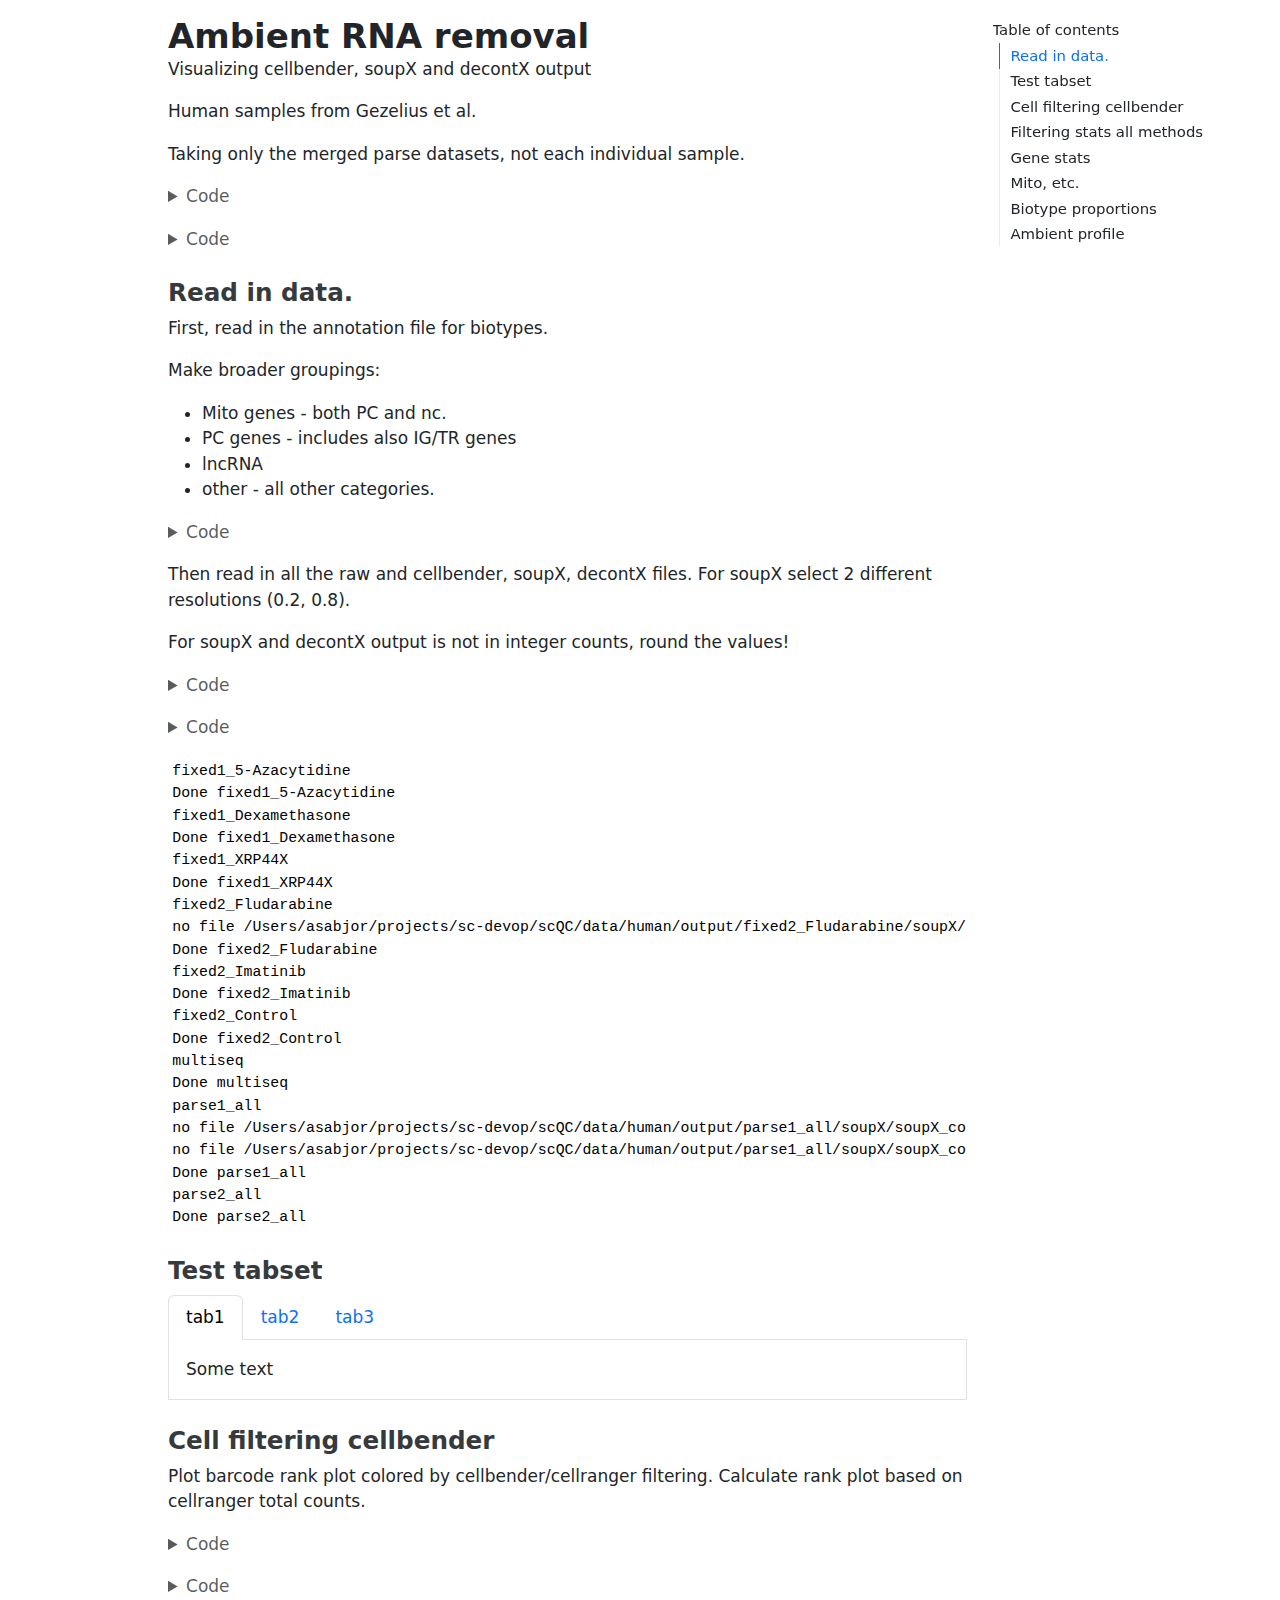
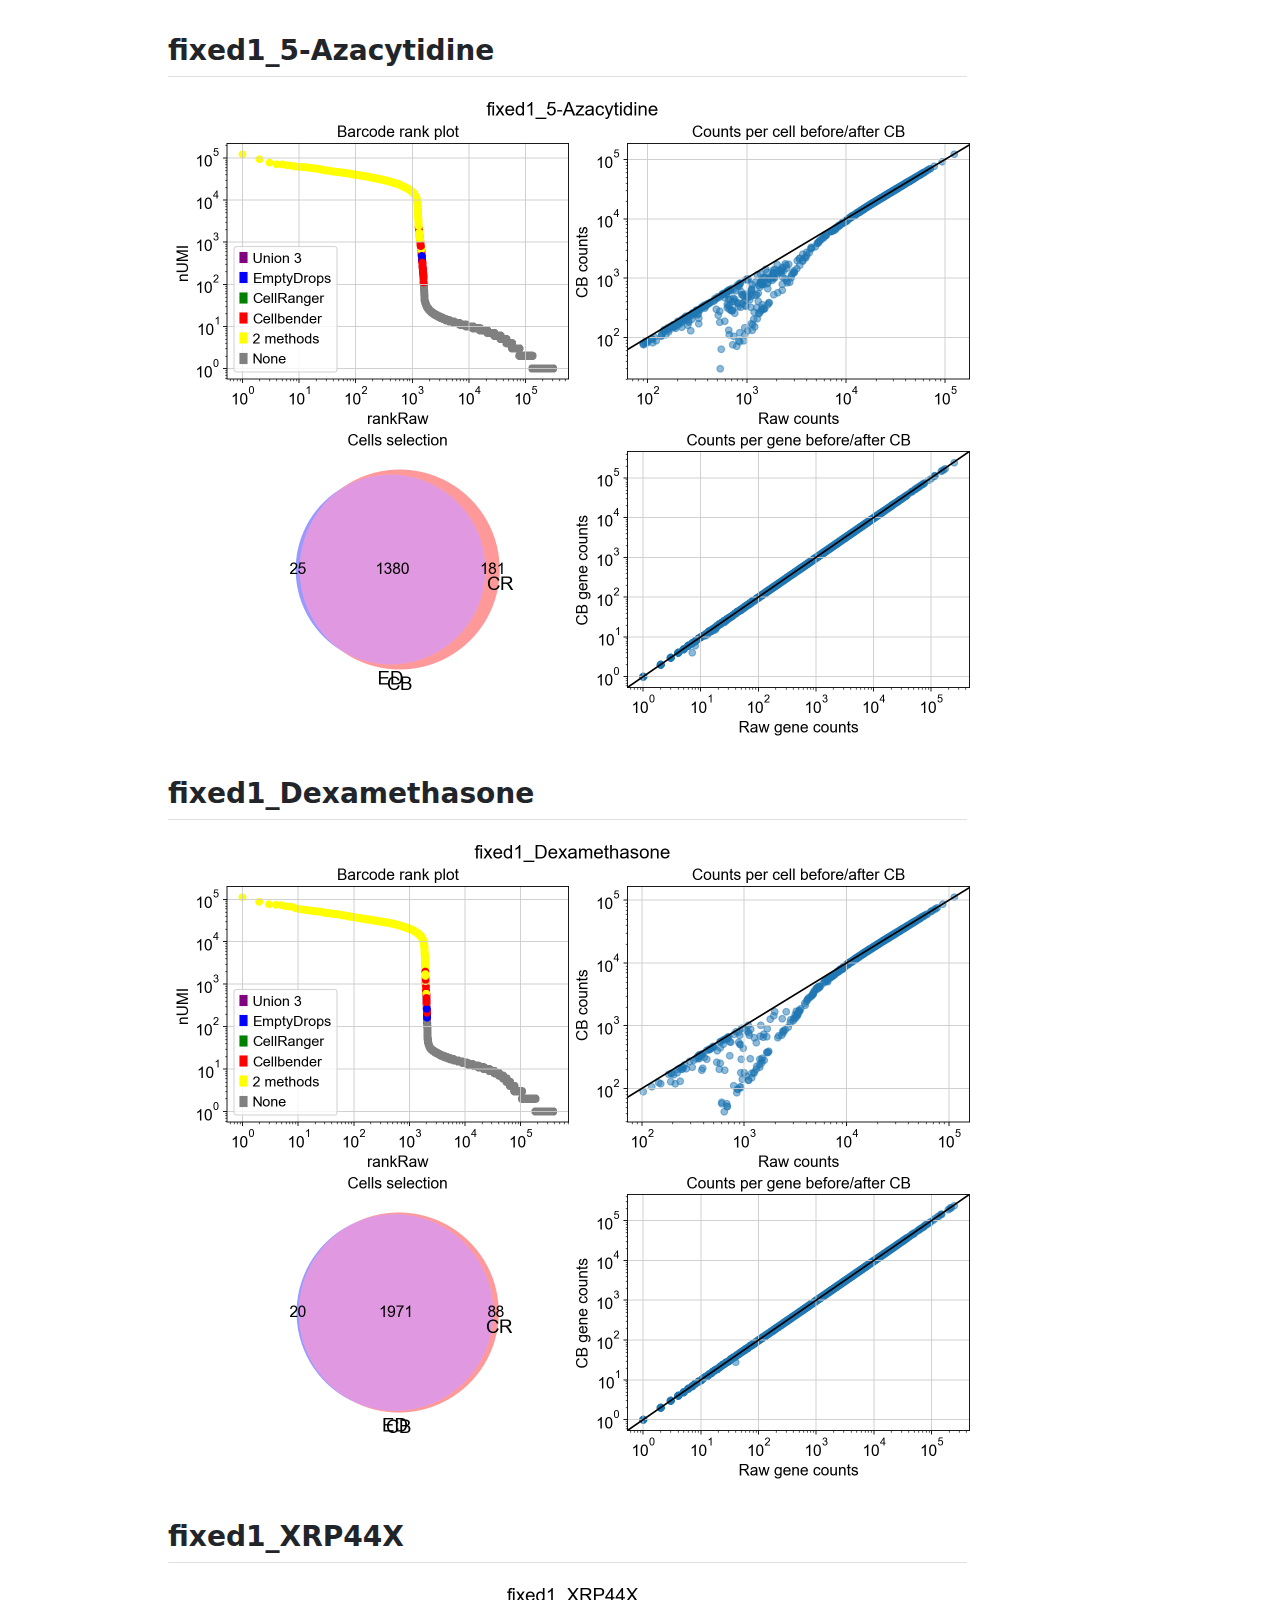
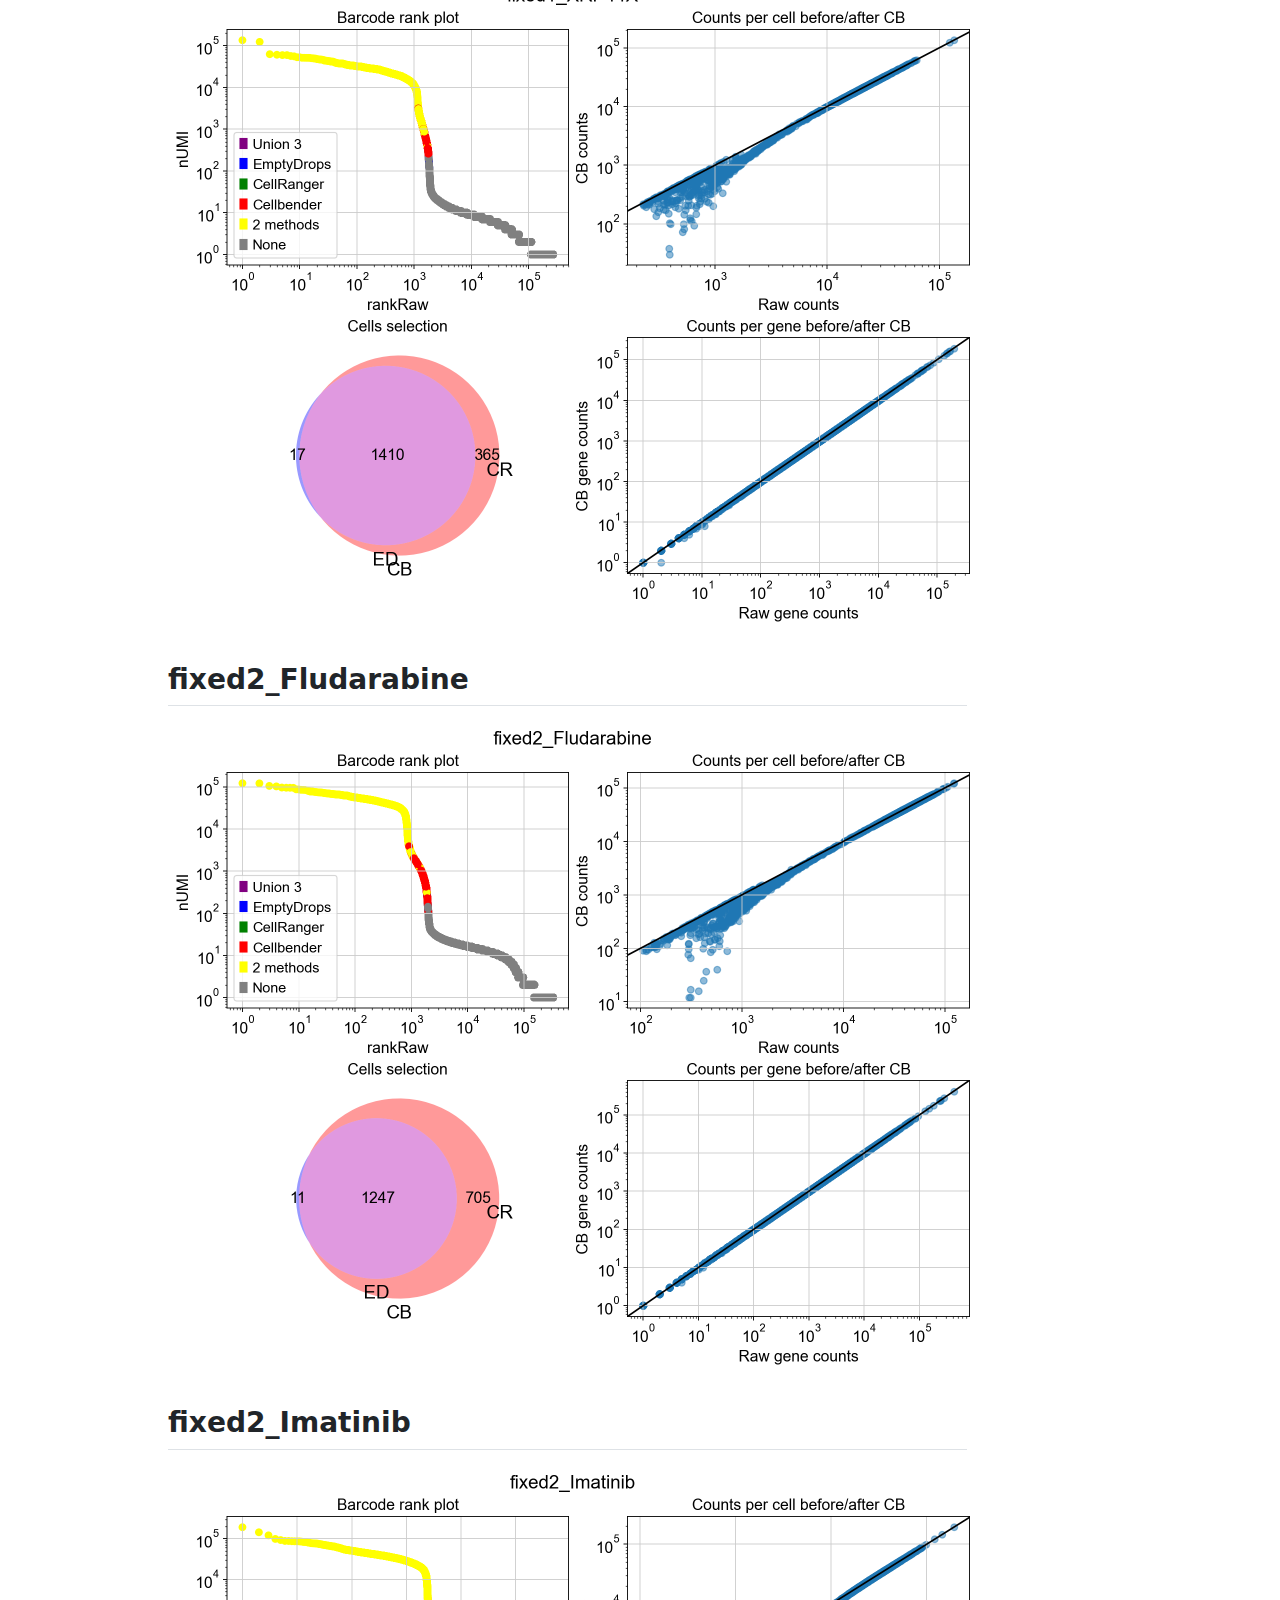
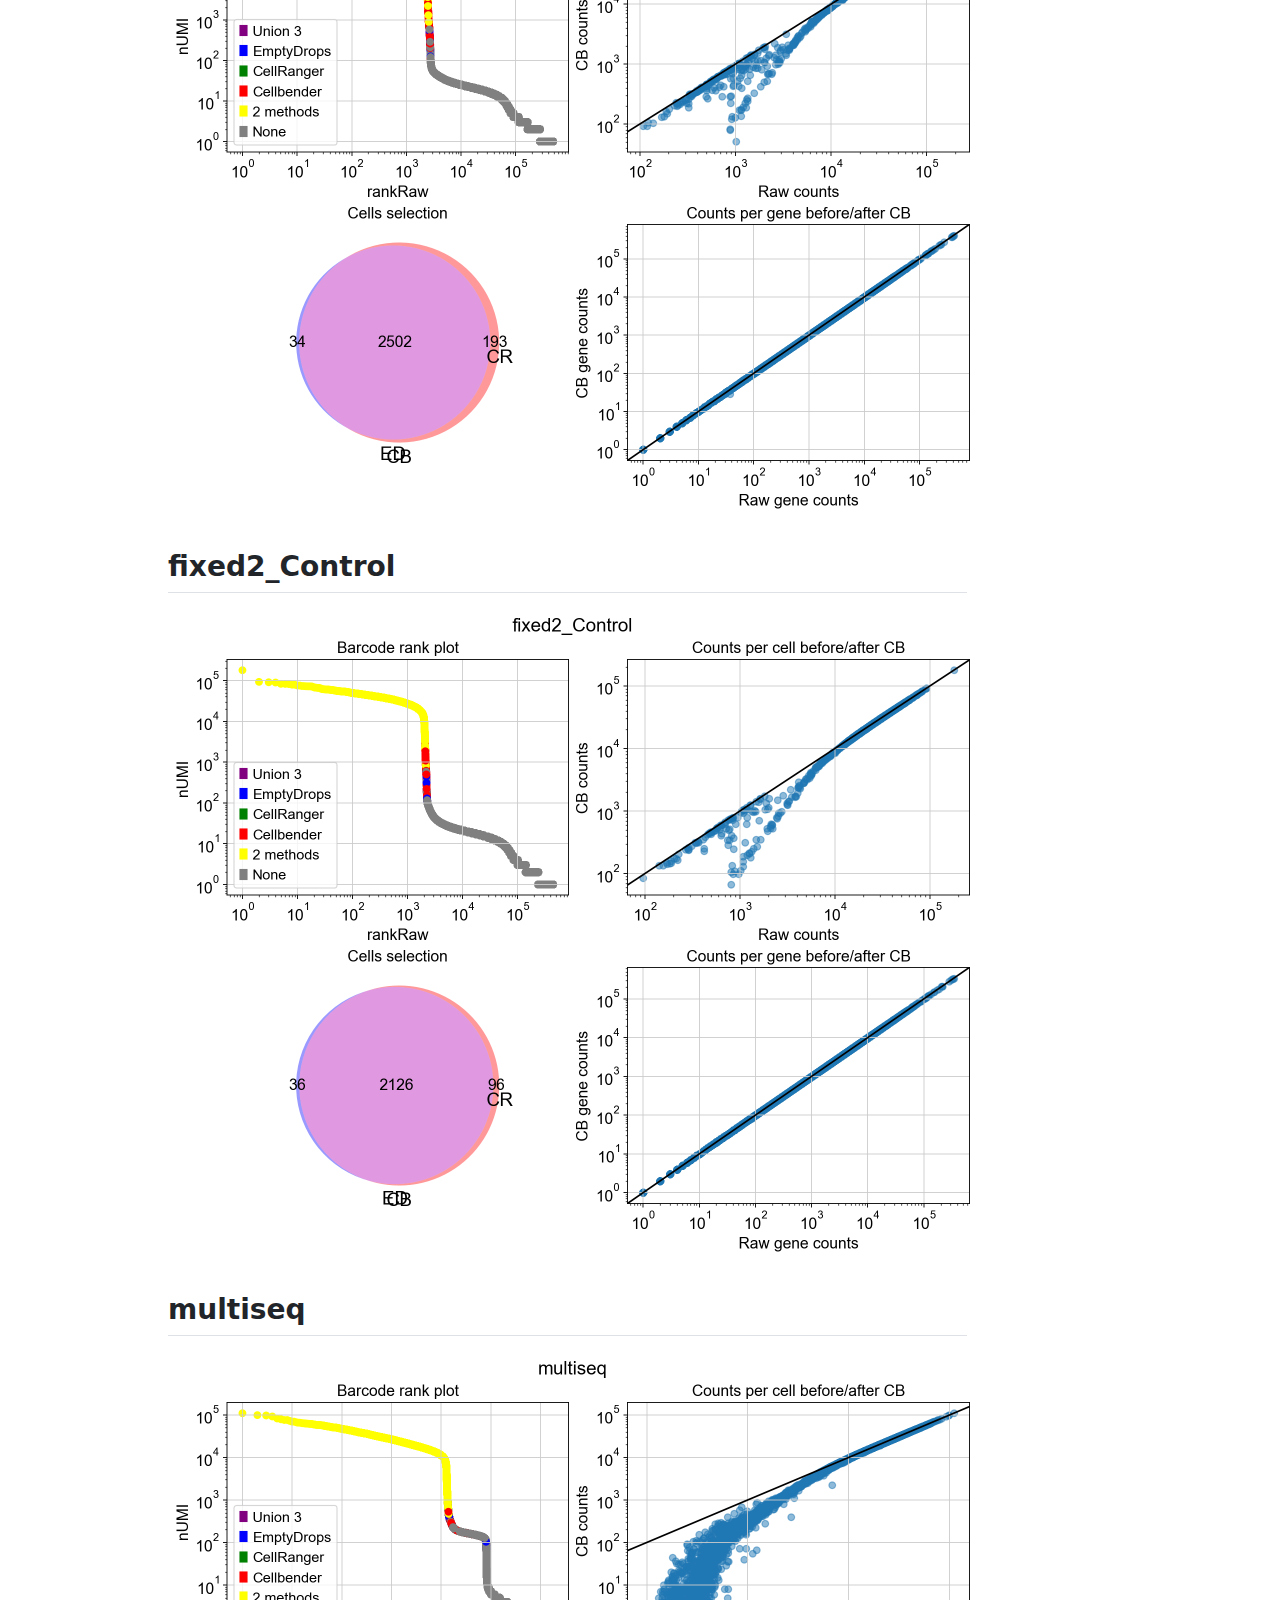
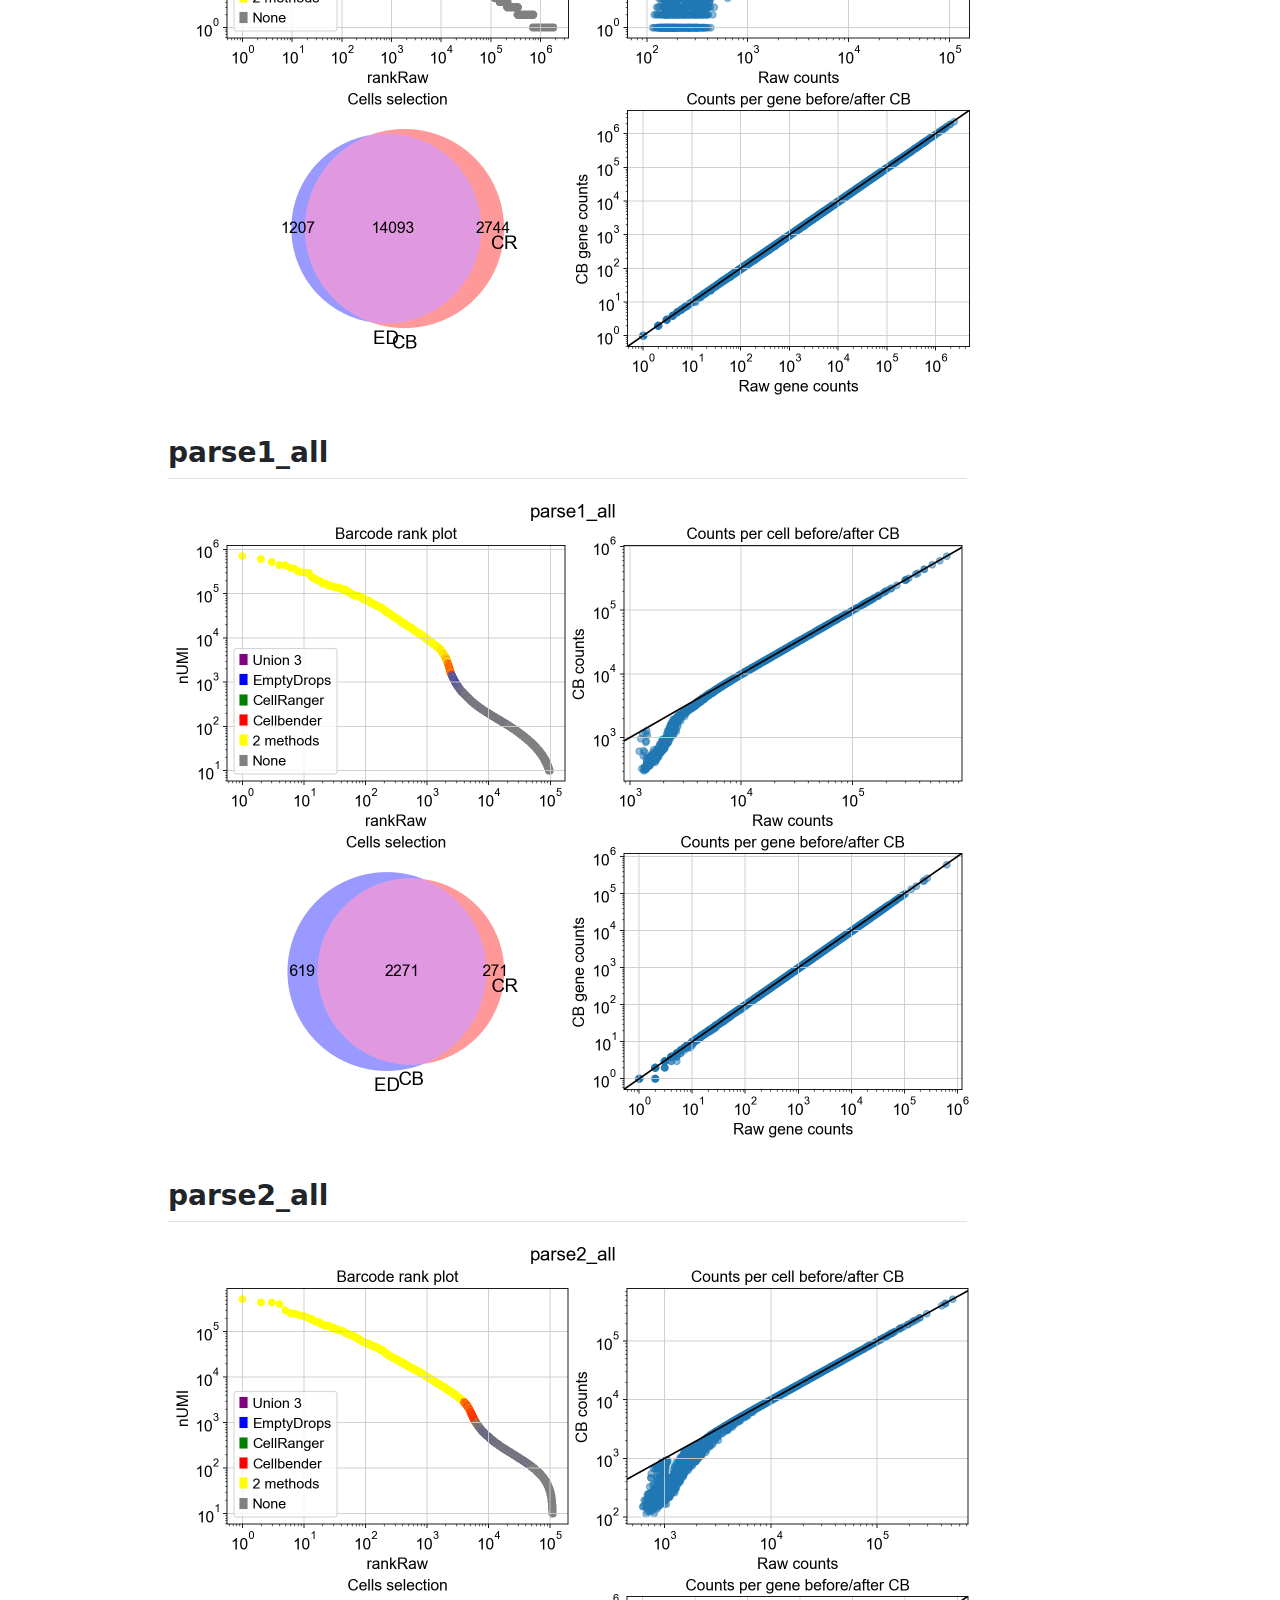
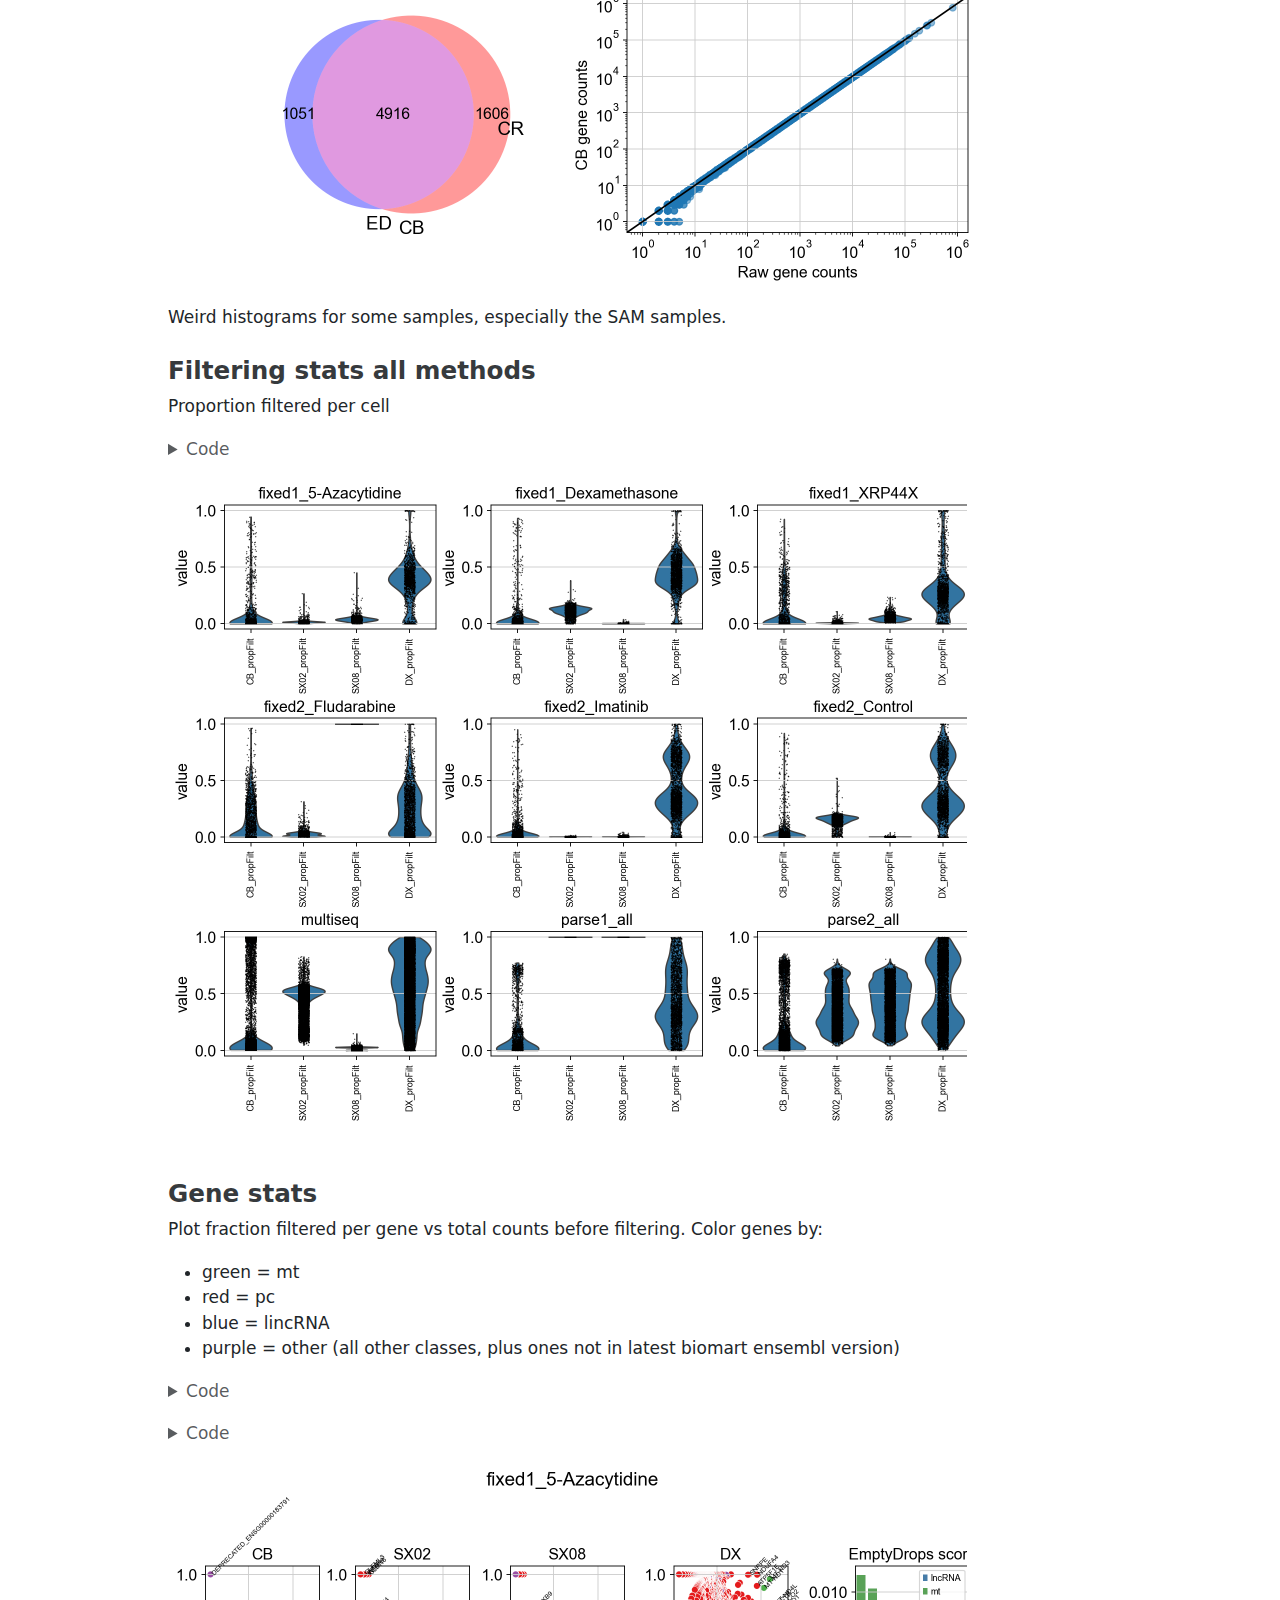
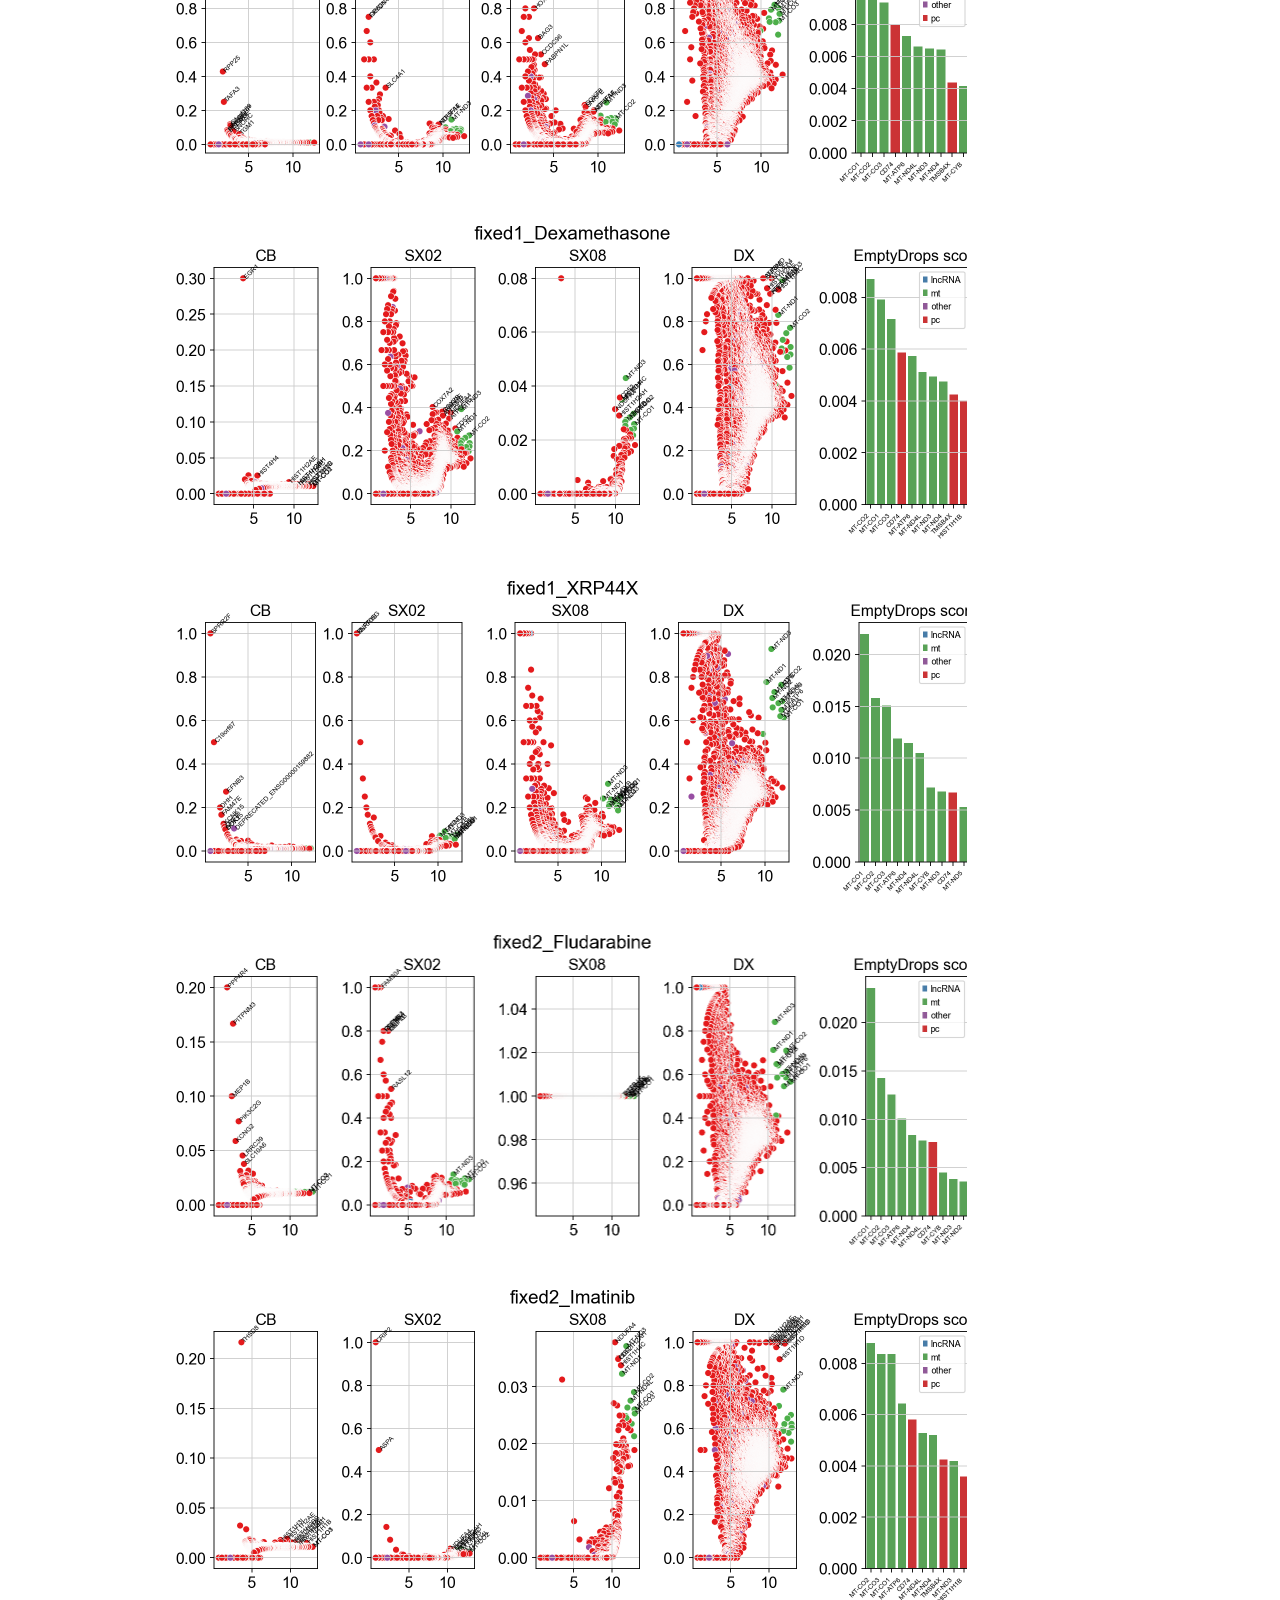
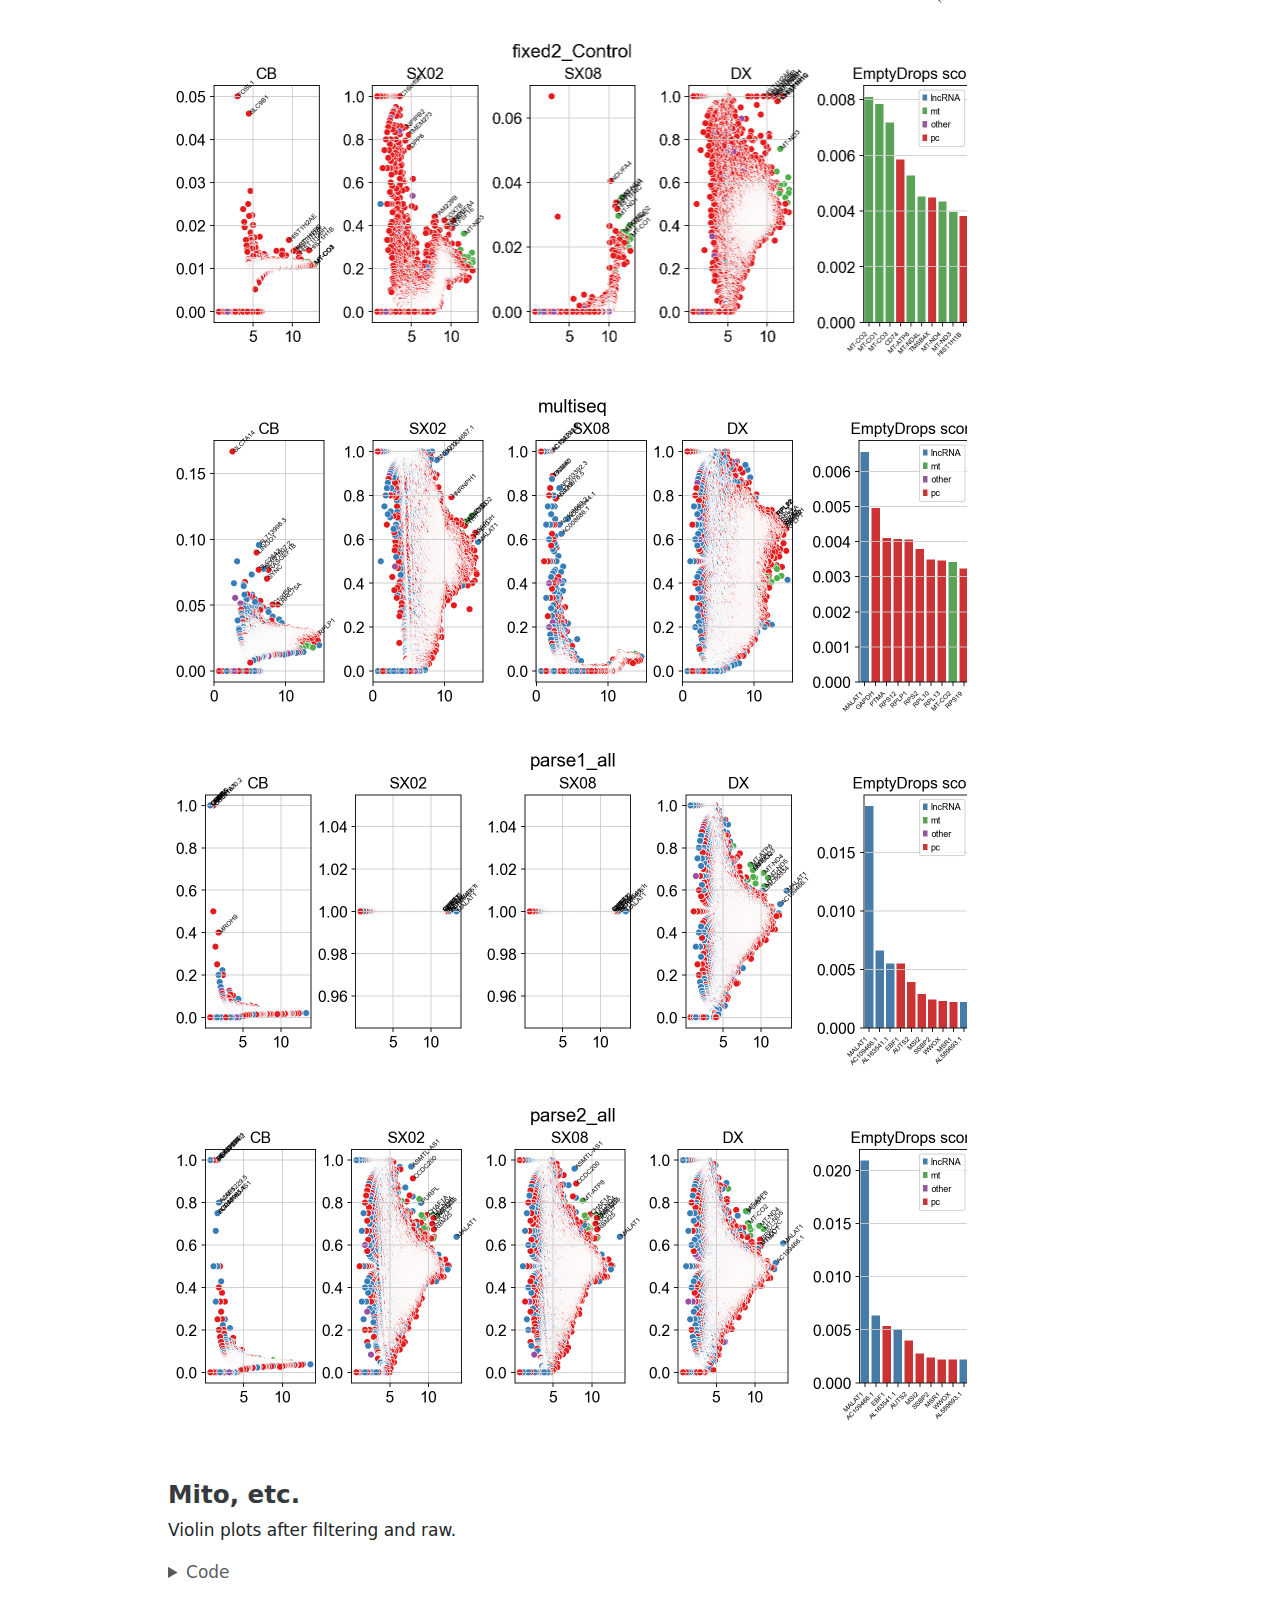
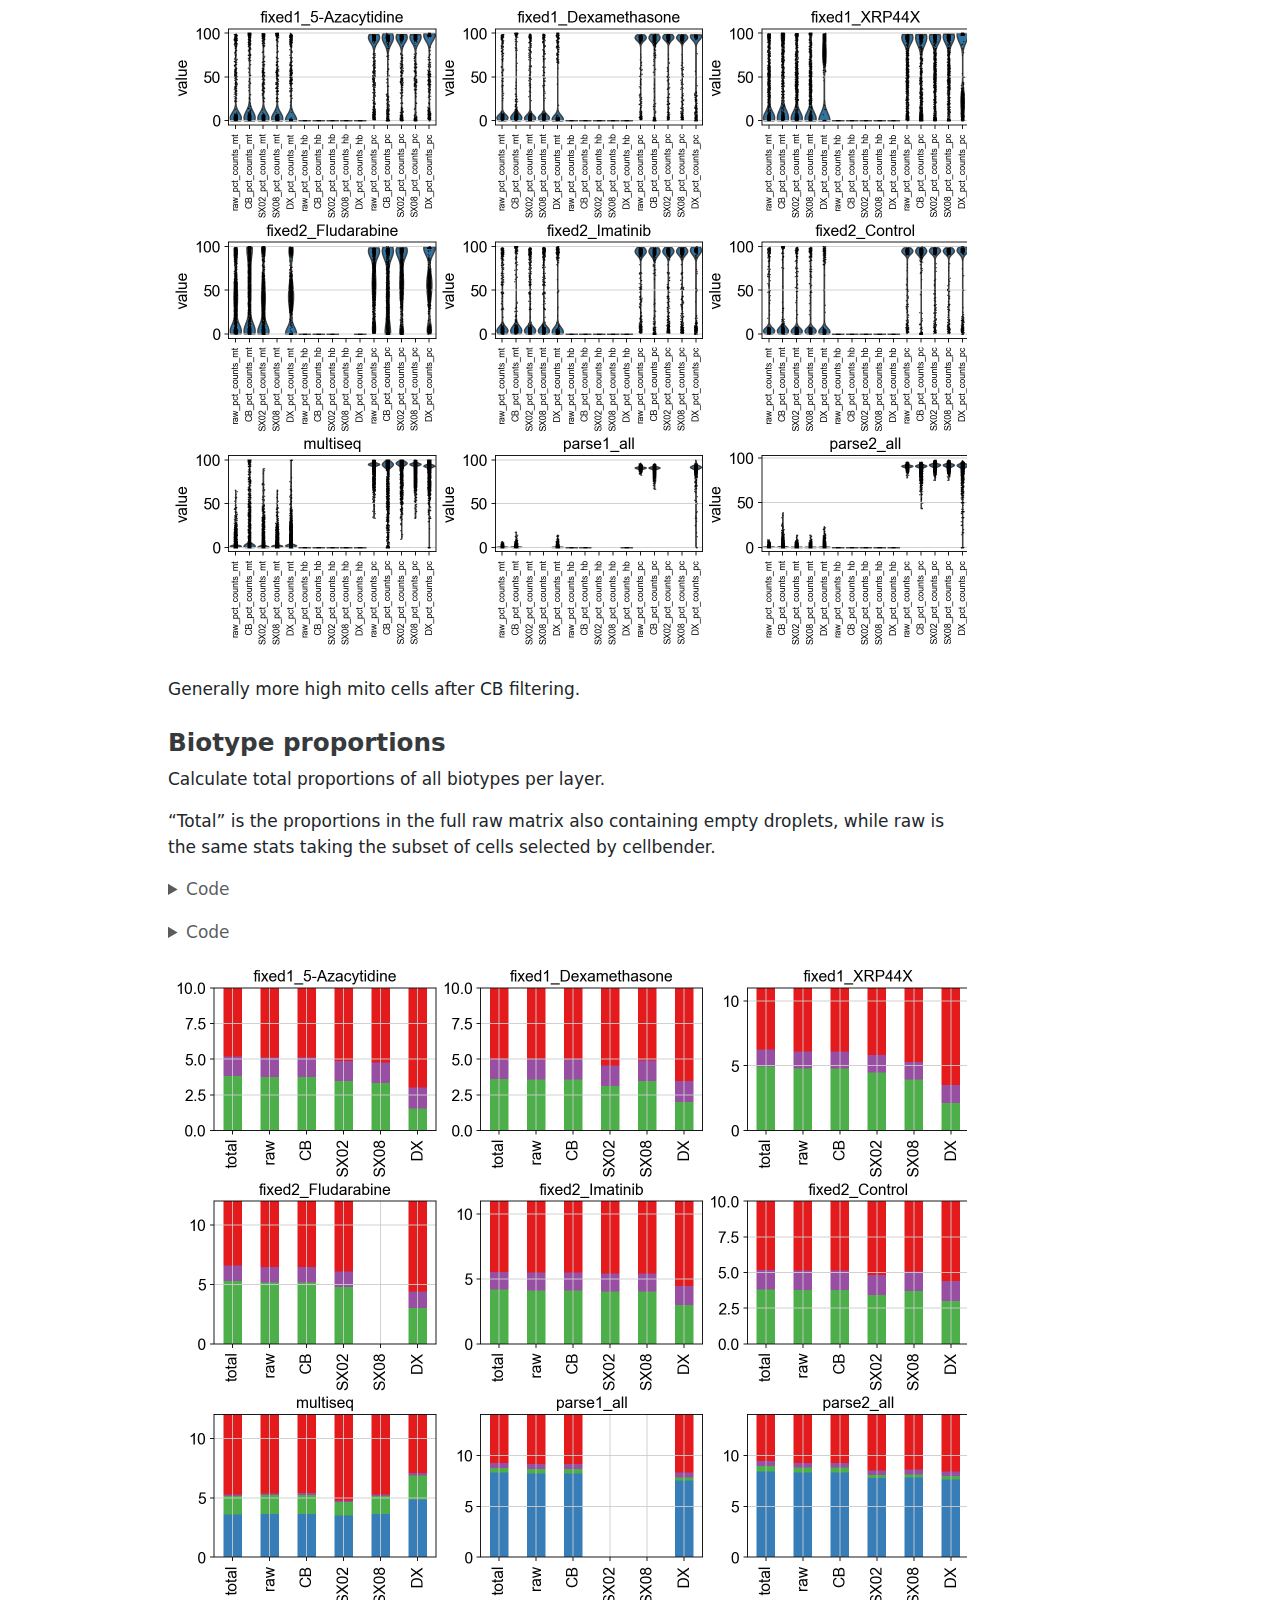
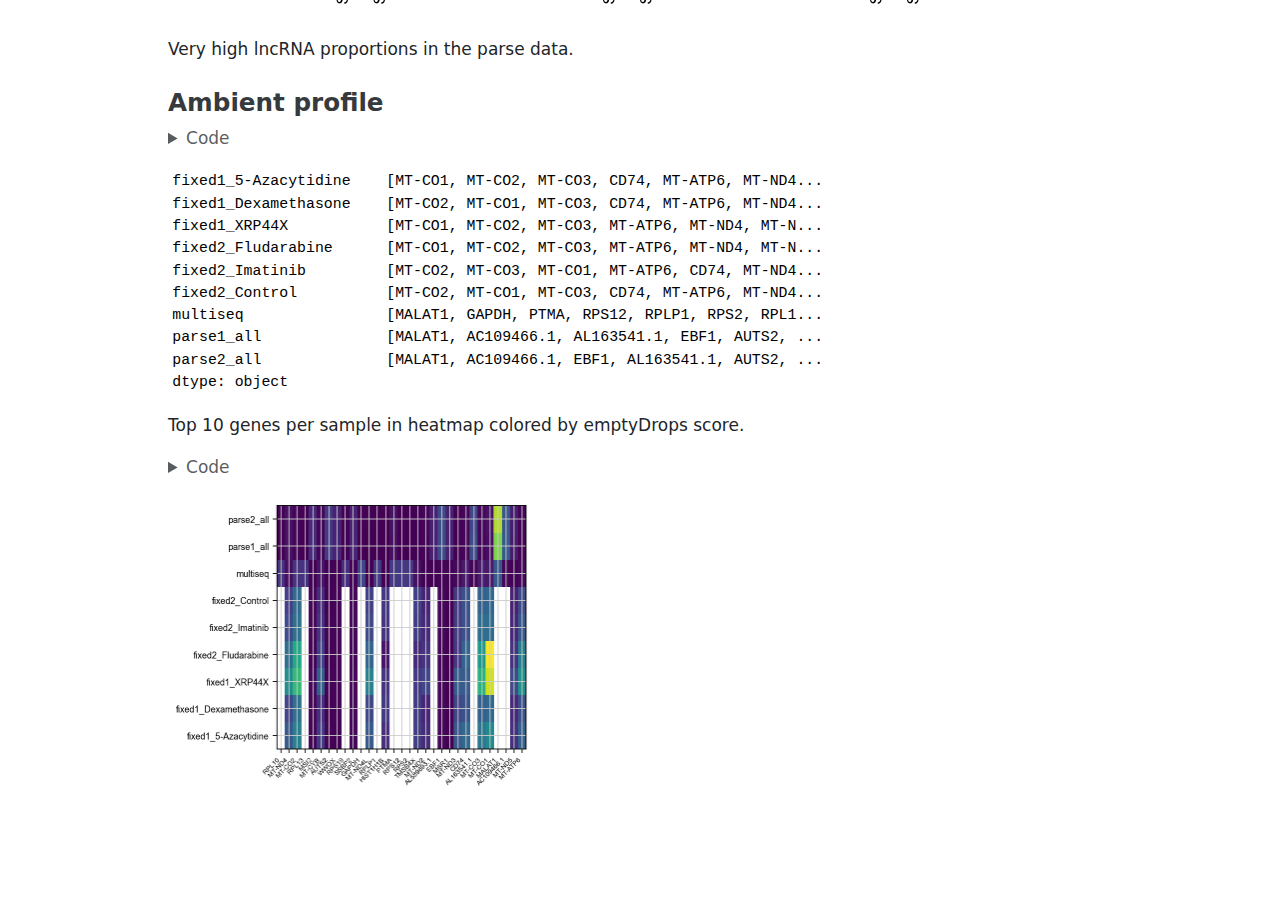
<file: source/ambient/analysis/ambient_methods_overview_hsa.html>
<!DOCTYPE html>
<html xmlns="http://www.w3.org/1999/xhtml" lang="en" xml:lang="en"><head>

<meta charset="utf-8">
<meta name="generator" content="quarto-1.5.57">

<meta name="viewport" content="width=device-width, initial-scale=1.0, user-scalable=yes">

<meta name="description" content="Visualizing cellbender, soupX and decontX output">

<title>Ambient RNA removal</title>
<style>
code{white-space: pre-wrap;}
span.smallcaps{font-variant: small-caps;}
div.columns{display: flex; gap: min(4vw, 1.5em);}
div.column{flex: auto; overflow-x: auto;}
div.hanging-indent{margin-left: 1.5em; text-indent: -1.5em;}
ul.task-list{list-style: none;}
ul.task-list li input[type="checkbox"] {
  width: 0.8em;
  margin: 0 0.8em 0.2em -1em; /* quarto-specific, see https://github.com/quarto-dev/quarto-cli/issues/4556 */ 
  vertical-align: middle;
}
/* CSS for syntax highlighting */
pre > code.sourceCode { white-space: pre; position: relative; }
pre > code.sourceCode > span { line-height: 1.25; }
pre > code.sourceCode > span:empty { height: 1.2em; }
.sourceCode { overflow: visible; }
code.sourceCode > span { color: inherit; text-decoration: inherit; }
div.sourceCode { margin: 1em 0; }
pre.sourceCode { margin: 0; }
@media screen {
div.sourceCode { overflow: auto; }
}
@media print {
pre > code.sourceCode { white-space: pre-wrap; }
pre > code.sourceCode > span { display: inline-block; text-indent: -5em; padding-left: 5em; }
}
pre.numberSource code
  { counter-reset: source-line 0; }
pre.numberSource code > span
  { position: relative; left: -4em; counter-increment: source-line; }
pre.numberSource code > span > a:first-child::before
  { content: counter(source-line);
    position: relative; left: -1em; text-align: right; vertical-align: baseline;
    border: none; display: inline-block;
    -webkit-touch-callout: none; -webkit-user-select: none;
    -khtml-user-select: none; -moz-user-select: none;
    -ms-user-select: none; user-select: none;
    padding: 0 4px; width: 4em;
  }
pre.numberSource { margin-left: 3em;  padding-left: 4px; }
div.sourceCode
  {   }
@media screen {
pre > code.sourceCode > span > a:first-child::before { text-decoration: underline; }
}
</style>


<script src="ambient_methods_overview_hsa_files/libs/clipboard/clipboard.min.js"></script>
<script src="ambient_methods_overview_hsa_files/libs/quarto-html/quarto.js"></script>
<script src="ambient_methods_overview_hsa_files/libs/quarto-html/popper.min.js"></script>
<script src="ambient_methods_overview_hsa_files/libs/quarto-html/tippy.umd.min.js"></script>
<script src="ambient_methods_overview_hsa_files/libs/quarto-html/anchor.min.js"></script>
<link href="ambient_methods_overview_hsa_files/libs/quarto-html/tippy.css" rel="stylesheet">
<link href="ambient_methods_overview_hsa_files/libs/quarto-html/quarto-syntax-highlighting.css" rel="stylesheet" id="quarto-text-highlighting-styles">
<script src="ambient_methods_overview_hsa_files/libs/bootstrap/bootstrap.min.js"></script>
<link href="ambient_methods_overview_hsa_files/libs/bootstrap/bootstrap-icons.css" rel="stylesheet">
<link href="ambient_methods_overview_hsa_files/libs/bootstrap/bootstrap.min.css" rel="stylesheet" id="quarto-bootstrap" data-mode="light">
<script src="ambient_methods_overview_hsa_files/libs/quarto-contrib/glightbox/glightbox.min.js"></script>
<link href="ambient_methods_overview_hsa_files/libs/quarto-contrib/glightbox/glightbox.min.css" rel="stylesheet">
<link href="ambient_methods_overview_hsa_files/libs/quarto-contrib/glightbox/lightbox.css" rel="stylesheet">


</head>

<body>

<div id="quarto-content" class="page-columns page-rows-contents page-layout-article">
<div id="quarto-margin-sidebar" class="sidebar margin-sidebar">
  <nav id="TOC" role="doc-toc" class="toc-active" data-toc-expanded="1">
    <h2 id="toc-title">Table of contents</h2>
   
  <ul>
  <li><a href="#read-in-data." id="toc-read-in-data." class="nav-link active" data-scroll-target="#read-in-data.">Read in data.</a></li>
  <li><a href="#test-tabset" id="toc-test-tabset" class="nav-link" data-scroll-target="#test-tabset">Test tabset</a></li>
  <li><a href="#cell-filtering-cellbender" id="toc-cell-filtering-cellbender" class="nav-link" data-scroll-target="#cell-filtering-cellbender">Cell filtering cellbender</a></li>
  <li><a href="#filtering-stats-all-methods" id="toc-filtering-stats-all-methods" class="nav-link" data-scroll-target="#filtering-stats-all-methods">Filtering stats all methods</a></li>
  <li><a href="#gene-stats" id="toc-gene-stats" class="nav-link" data-scroll-target="#gene-stats">Gene stats</a></li>
  <li><a href="#mito-etc." id="toc-mito-etc." class="nav-link" data-scroll-target="#mito-etc.">Mito, etc.</a></li>
  <li><a href="#biotype-proportions" id="toc-biotype-proportions" class="nav-link" data-scroll-target="#biotype-proportions">Biotype proportions</a></li>
  <li><a href="#ambient-profile" id="toc-ambient-profile" class="nav-link" data-scroll-target="#ambient-profile">Ambient profile</a></li>
  </ul>
</nav>
</div>
<main class="content" id="quarto-document-content">

<header id="title-block-header" class="quarto-title-block default">
<div class="quarto-title">
<h1 class="title">Ambient RNA removal</h1>
</div>

<div>
  <div class="description">
    Visualizing cellbender, soupX and decontX output
  </div>
</div>


<div class="quarto-title-meta">

    
  
    
  </div>
  


</header>


<p>Human samples from Gezelius et al.&nbsp;</p>
<p>Taking only the merged parse datasets, not each individual sample.</p>
<div id="yaml-load" class="cell" data-execution_count="1">
<details class="code-fold">
<summary>Code</summary>
<div class="sourceCode cell-code" id="cb1"><pre class="sourceCode python code-with-copy"><code class="sourceCode python"><span id="cb1-1"><a href="#cb1-1" aria-hidden="true" tabindex="-1"></a><span class="im">import</span> yaml</span>
<span id="cb1-2"><a href="#cb1-2" aria-hidden="true" tabindex="-1"></a><span class="cf">with</span> <span class="bu">open</span>(<span class="st">'./settings_hsa_small.yml'</span>, <span class="st">'r'</span>) <span class="im">as</span> f:</span>
<span id="cb1-3"><a href="#cb1-3" aria-hidden="true" tabindex="-1"></a>    settings <span class="op">=</span> yaml.load(f, Loader<span class="op">=</span>yaml.SafeLoader)</span></code><button title="Copy to Clipboard" class="code-copy-button"><i class="bi"></i></button></pre></div>
</details>
</div>
<div id="libraries" class="cell" data-execution_count="2">
<details class="code-fold">
<summary>Code</summary>
<div class="sourceCode cell-code" id="cb2"><pre class="sourceCode python code-with-copy"><code class="sourceCode python"><span id="cb2-1"><a href="#cb2-1" aria-hidden="true" tabindex="-1"></a><span class="im">import</span> os</span>
<span id="cb2-2"><a href="#cb2-2" aria-hidden="true" tabindex="-1"></a><span class="im">import</span> sys</span>
<span id="cb2-3"><a href="#cb2-3" aria-hidden="true" tabindex="-1"></a><span class="im">import</span> glob</span>
<span id="cb2-4"><a href="#cb2-4" aria-hidden="true" tabindex="-1"></a><span class="im">import</span> numpy <span class="im">as</span> np</span>
<span id="cb2-5"><a href="#cb2-5" aria-hidden="true" tabindex="-1"></a><span class="im">import</span> pandas <span class="im">as</span> pd</span>
<span id="cb2-6"><a href="#cb2-6" aria-hidden="true" tabindex="-1"></a><span class="im">import</span> scanpy <span class="im">as</span> sc</span>
<span id="cb2-7"><a href="#cb2-7" aria-hidden="true" tabindex="-1"></a><span class="im">import</span> warnings</span>
<span id="cb2-8"><a href="#cb2-8" aria-hidden="true" tabindex="-1"></a><span class="co">#import pyreadr</span></span>
<span id="cb2-9"><a href="#cb2-9" aria-hidden="true" tabindex="-1"></a><span class="im">import</span> matplotlib.pyplot <span class="im">as</span> plt</span>
<span id="cb2-10"><a href="#cb2-10" aria-hidden="true" tabindex="-1"></a><span class="im">import</span> seaborn <span class="im">as</span> sns</span>
<span id="cb2-11"><a href="#cb2-11" aria-hidden="true" tabindex="-1"></a><span class="im">from</span> IPython.display <span class="im">import</span> display, Markdown</span>
<span id="cb2-12"><a href="#cb2-12" aria-hidden="true" tabindex="-1"></a></span>
<span id="cb2-13"><a href="#cb2-13" aria-hidden="true" tabindex="-1"></a></span>
<span id="cb2-14"><a href="#cb2-14" aria-hidden="true" tabindex="-1"></a>warnings.simplefilter(action<span class="op">=</span><span class="st">'ignore'</span>, category<span class="op">=</span><span class="pp">Warning</span>)</span>
<span id="cb2-15"><a href="#cb2-15" aria-hidden="true" tabindex="-1"></a></span>
<span id="cb2-16"><a href="#cb2-16" aria-hidden="true" tabindex="-1"></a><span class="co"># verbosity: errors (0), warnings (1), info (2), hints (3)</span></span>
<span id="cb2-17"><a href="#cb2-17" aria-hidden="true" tabindex="-1"></a>sc.settings.verbosity <span class="op">=</span> <span class="dv">0</span></span>
<span id="cb2-18"><a href="#cb2-18" aria-hidden="true" tabindex="-1"></a>sc.settings.set_figure_params(dpi<span class="op">=</span><span class="dv">80</span>)</span></code><button title="Copy to Clipboard" class="code-copy-button"><i class="bi"></i></button></pre></div>
</details>
</div>
<section id="read-in-data." class="level3">
<h3 class="anchored" data-anchor-id="read-in-data.">Read in data.</h3>
<p>First, read in the annotation file for biotypes.</p>
<p>Make broader groupings:</p>
<ul>
<li>Mito genes - both PC and nc.</li>
<li>PC genes - includes also IG/TR genes</li>
<li>lncRNA</li>
<li>other - all other categories.</li>
</ul>
<div id="load-annot" class="cell" data-execution_count="3">
<details class="code-fold">
<summary>Code</summary>
<div class="sourceCode cell-code" id="cb3"><pre class="sourceCode python code-with-copy"><code class="sourceCode python"><span id="cb3-1"><a href="#cb3-1" aria-hidden="true" tabindex="-1"></a>indir <span class="op">=</span> <span class="st">"/Users/asabjor/projects/sc-devop/scQC/data/"</span> <span class="op">+</span> settings[<span class="st">'species'</span>]</span>
<span id="cb3-2"><a href="#cb3-2" aria-hidden="true" tabindex="-1"></a>cbdir <span class="op">=</span> os.path.join(indir,<span class="st">"output"</span>)</span>
<span id="cb3-3"><a href="#cb3-3" aria-hidden="true" tabindex="-1"></a>pdir <span class="op">=</span> os.path.join(indir,<span class="st">"pipeline"</span>)</span>
<span id="cb3-4"><a href="#cb3-4" aria-hidden="true" tabindex="-1"></a></span>
<span id="cb3-5"><a href="#cb3-5" aria-hidden="true" tabindex="-1"></a>annot_file <span class="op">=</span> os.path.join(cbdir, settings[<span class="st">'species'</span>] <span class="op">+</span> <span class="st">"_annotation.csv"</span>)</span>
<span id="cb3-6"><a href="#cb3-6" aria-hidden="true" tabindex="-1"></a></span>
<span id="cb3-7"><a href="#cb3-7" aria-hidden="true" tabindex="-1"></a></span>
<span id="cb3-8"><a href="#cb3-8" aria-hidden="true" tabindex="-1"></a><span class="cf">if</span> os.path.exists(annot_file):</span>
<span id="cb3-9"><a href="#cb3-9" aria-hidden="true" tabindex="-1"></a>    annot <span class="op">=</span> pd.read_csv(annot_file, index_col<span class="op">=</span><span class="dv">0</span>)</span>
<span id="cb3-10"><a href="#cb3-10" aria-hidden="true" tabindex="-1"></a><span class="cf">else</span>:   </span>
<span id="cb3-11"><a href="#cb3-11" aria-hidden="true" tabindex="-1"></a>    <span class="cf">if</span> settings[<span class="st">'species'</span>] <span class="op">==</span> <span class="st">"human"</span>:</span>
<span id="cb3-12"><a href="#cb3-12" aria-hidden="true" tabindex="-1"></a>        annot <span class="op">=</span> sc.queries.biomart_annotations(<span class="st">"hsapiens"</span>, [<span class="st">"ensembl_gene_id"</span>, <span class="st">"external_gene_name"</span>, <span class="st">"start_position"</span>, <span class="st">"end_position"</span>, <span class="st">"chromosome_name"</span>, <span class="st">"gene_biotype"</span>] )</span>
<span id="cb3-13"><a href="#cb3-13" aria-hidden="true" tabindex="-1"></a>        annot.to_csv(annot_file)</span>
<span id="cb3-14"><a href="#cb3-14" aria-hidden="true" tabindex="-1"></a>    <span class="cf">elif</span> settings[<span class="st">'species'</span>] <span class="op">==</span> <span class="st">"mouse"</span>:</span>
<span id="cb3-15"><a href="#cb3-15" aria-hidden="true" tabindex="-1"></a>        annot <span class="op">=</span> sc.queries.biomart_annotations(<span class="st">"mmusculus"</span>, [<span class="st">"ensembl_gene_id"</span>, <span class="st">"external_gene_name"</span>, <span class="st">"start_position"</span>, <span class="st">"end_position"</span>, <span class="st">"chromosome_name"</span>, <span class="st">"gene_biotype"</span>] )</span>
<span id="cb3-16"><a href="#cb3-16" aria-hidden="true" tabindex="-1"></a>        annot.to_csv(annot_file)</span>
<span id="cb3-17"><a href="#cb3-17" aria-hidden="true" tabindex="-1"></a>    <span class="cf">else</span>: </span>
<span id="cb3-18"><a href="#cb3-18" aria-hidden="true" tabindex="-1"></a>        <span class="bu">print</span>(<span class="st">"unknown speceis "</span> <span class="op">+</span> settings[<span class="st">'species'</span>] )</span>
<span id="cb3-19"><a href="#cb3-19" aria-hidden="true" tabindex="-1"></a>        sys.exit()</span>
<span id="cb3-20"><a href="#cb3-20" aria-hidden="true" tabindex="-1"></a></span>
<span id="cb3-21"><a href="#cb3-21" aria-hidden="true" tabindex="-1"></a></span>
<span id="cb3-22"><a href="#cb3-22" aria-hidden="true" tabindex="-1"></a><span class="co"># make slim biotype</span></span>
<span id="cb3-23"><a href="#cb3-23" aria-hidden="true" tabindex="-1"></a>annot[<span class="st">"gene_class"</span>]<span class="op">=</span> <span class="st">"other"</span></span>
<span id="cb3-24"><a href="#cb3-24" aria-hidden="true" tabindex="-1"></a></span>
<span id="cb3-25"><a href="#cb3-25" aria-hidden="true" tabindex="-1"></a>pc_genes <span class="op">=</span> [<span class="st">"protein_coding"</span>,<span class="st">"IG_V_gene"</span>,<span class="st">"IG_D_gene"</span>,<span class="st">"IG_J_gene"</span>,<span class="st">"IG_C_gene"</span>,<span class="st">"IG_LV_gene"</span>, <span class="st">"TR_V_gene"</span>,<span class="st">"TR_J_gene"</span>,<span class="st">"TR_C_gene"</span>,<span class="st">"TR_D_gene"</span> ]</span>
<span id="cb3-26"><a href="#cb3-26" aria-hidden="true" tabindex="-1"></a></span>
<span id="cb3-27"><a href="#cb3-27" aria-hidden="true" tabindex="-1"></a>annot[<span class="st">"gene_class"</span>][annot.gene_biotype.isin(pc_genes)] <span class="op">=</span> <span class="st">"pc"</span></span>
<span id="cb3-28"><a href="#cb3-28" aria-hidden="true" tabindex="-1"></a>annot[<span class="st">"gene_class"</span>][annot.gene_biotype <span class="op">==</span> <span class="st">"lncRNA"</span>] <span class="op">=</span> <span class="st">"lncRNA"</span></span>
<span id="cb3-29"><a href="#cb3-29" aria-hidden="true" tabindex="-1"></a><span class="cf">if</span> settings[<span class="st">'species'</span>] <span class="op">==</span> <span class="st">"human"</span>:</span>
<span id="cb3-30"><a href="#cb3-30" aria-hidden="true" tabindex="-1"></a>    annot[<span class="st">"gene_class"</span>][annot.external_gene_name.<span class="bu">str</span>.startswith(<span class="st">'MT-'</span>).fillna(<span class="va">False</span>)] <span class="op">=</span> <span class="st">"mt"</span></span>
<span id="cb3-31"><a href="#cb3-31" aria-hidden="true" tabindex="-1"></a><span class="cf">else</span>:</span>
<span id="cb3-32"><a href="#cb3-32" aria-hidden="true" tabindex="-1"></a>    annot[<span class="st">"gene_class"</span>][annot.external_gene_name.<span class="bu">str</span>.startswith(<span class="st">'mt-'</span>).fillna(<span class="va">False</span>)] <span class="op">=</span> <span class="st">"mt"</span></span>
<span id="cb3-33"><a href="#cb3-33" aria-hidden="true" tabindex="-1"></a></span>
<span id="cb3-34"><a href="#cb3-34" aria-hidden="true" tabindex="-1"></a></span>
<span id="cb3-35"><a href="#cb3-35" aria-hidden="true" tabindex="-1"></a><span class="co"># define list of all classes.</span></span>
<span id="cb3-36"><a href="#cb3-36" aria-hidden="true" tabindex="-1"></a>gene_classes <span class="op">=</span> [<span class="st">"mt"</span>,<span class="st">"pc"</span>,<span class="st">"lncRNA"</span>,<span class="st">"other"</span>]</span></code><button title="Copy to Clipboard" class="code-copy-button"><i class="bi"></i></button></pre></div>
</details>
</div>
<p>Then read in all the raw and cellbender, soupX, decontX files. For soupX select 2 different resolutions (0.2, 0.8).</p>
<p>For soupX and decontX output is not in integer counts, round the values!</p>
<div id="functions" class="cell" data-execution_count="4">
<details class="code-fold">
<summary>Code</summary>
<div class="sourceCode cell-code" id="cb4"><pre class="sourceCode python code-with-copy"><code class="sourceCode python"><span id="cb4-1"><a href="#cb4-1" aria-hidden="true" tabindex="-1"></a><span class="co"># does not work to read in the cellbender files from GSE244142 with sc.read_10x_h5</span></span>
<span id="cb4-2"><a href="#cb4-2" aria-hidden="true" tabindex="-1"></a><span class="co"># gives zero genes.</span></span>
<span id="cb4-3"><a href="#cb4-3" aria-hidden="true" tabindex="-1"></a><span class="co"># minor modifications of the scanpy function, now works to load the data!</span></span>
<span id="cb4-4"><a href="#cb4-4" aria-hidden="true" tabindex="-1"></a></span>
<span id="cb4-5"><a href="#cb4-5" aria-hidden="true" tabindex="-1"></a><span class="im">import</span> h5py</span>
<span id="cb4-6"><a href="#cb4-6" aria-hidden="true" tabindex="-1"></a><span class="im">import</span> anndata <span class="im">as</span> ad</span>
<span id="cb4-7"><a href="#cb4-7" aria-hidden="true" tabindex="-1"></a></span>
<span id="cb4-8"><a href="#cb4-8" aria-hidden="true" tabindex="-1"></a><span class="kw">def</span> _collect_datasets(dsets: <span class="bu">dict</span>, group: h5py.Group):</span>
<span id="cb4-9"><a href="#cb4-9" aria-hidden="true" tabindex="-1"></a>    <span class="cf">for</span> k, v <span class="kw">in</span> group.items():</span>
<span id="cb4-10"><a href="#cb4-10" aria-hidden="true" tabindex="-1"></a>        <span class="cf">if</span> <span class="bu">isinstance</span>(v, h5py.Dataset):</span>
<span id="cb4-11"><a href="#cb4-11" aria-hidden="true" tabindex="-1"></a>            dsets[k] <span class="op">=</span> v[()]</span>
<span id="cb4-12"><a href="#cb4-12" aria-hidden="true" tabindex="-1"></a>        <span class="cf">else</span>:</span>
<span id="cb4-13"><a href="#cb4-13" aria-hidden="true" tabindex="-1"></a>            _collect_datasets(dsets, v)</span>
<span id="cb4-14"><a href="#cb4-14" aria-hidden="true" tabindex="-1"></a></span>
<span id="cb4-15"><a href="#cb4-15" aria-hidden="true" tabindex="-1"></a><span class="kw">def</span> _read_v3_10x_h5(filename, <span class="op">*</span>, start<span class="op">=</span><span class="va">None</span>):</span>
<span id="cb4-16"><a href="#cb4-16" aria-hidden="true" tabindex="-1"></a>    <span class="co">"""</span></span>
<span id="cb4-17"><a href="#cb4-17" aria-hidden="true" tabindex="-1"></a><span class="co">    Read hdf5 file from Cell Ranger v3 or later versions.</span></span>
<span id="cb4-18"><a href="#cb4-18" aria-hidden="true" tabindex="-1"></a><span class="co">    """</span></span>
<span id="cb4-19"><a href="#cb4-19" aria-hidden="true" tabindex="-1"></a>    <span class="cf">with</span> h5py.File(<span class="bu">str</span>(filename), <span class="st">"r"</span>) <span class="im">as</span> f:</span>
<span id="cb4-20"><a href="#cb4-20" aria-hidden="true" tabindex="-1"></a>        <span class="cf">try</span>:</span>
<span id="cb4-21"><a href="#cb4-21" aria-hidden="true" tabindex="-1"></a>            dsets <span class="op">=</span> {}</span>
<span id="cb4-22"><a href="#cb4-22" aria-hidden="true" tabindex="-1"></a>            _collect_datasets(dsets, f[<span class="st">"matrix"</span>])</span>
<span id="cb4-23"><a href="#cb4-23" aria-hidden="true" tabindex="-1"></a></span>
<span id="cb4-24"><a href="#cb4-24" aria-hidden="true" tabindex="-1"></a>            <span class="im">from</span> scipy.sparse <span class="im">import</span> csr_matrix</span>
<span id="cb4-25"><a href="#cb4-25" aria-hidden="true" tabindex="-1"></a></span>
<span id="cb4-26"><a href="#cb4-26" aria-hidden="true" tabindex="-1"></a>            M, N <span class="op">=</span> dsets[<span class="st">"shape"</span>]</span>
<span id="cb4-27"><a href="#cb4-27" aria-hidden="true" tabindex="-1"></a>            data <span class="op">=</span> dsets[<span class="st">"data"</span>]</span>
<span id="cb4-28"><a href="#cb4-28" aria-hidden="true" tabindex="-1"></a>            <span class="cf">if</span> dsets[<span class="st">"data"</span>].dtype <span class="op">==</span> np.dtype(<span class="st">"int32"</span>):</span>
<span id="cb4-29"><a href="#cb4-29" aria-hidden="true" tabindex="-1"></a>                data <span class="op">=</span> dsets[<span class="st">"data"</span>].view(<span class="st">"float32"</span>)</span>
<span id="cb4-30"><a href="#cb4-30" aria-hidden="true" tabindex="-1"></a>                data[:] <span class="op">=</span> dsets[<span class="st">"data"</span>]</span>
<span id="cb4-31"><a href="#cb4-31" aria-hidden="true" tabindex="-1"></a>            matrix <span class="op">=</span> csr_matrix(</span>
<span id="cb4-32"><a href="#cb4-32" aria-hidden="true" tabindex="-1"></a>                (data, dsets[<span class="st">"indices"</span>], dsets[<span class="st">"indptr"</span>]),</span>
<span id="cb4-33"><a href="#cb4-33" aria-hidden="true" tabindex="-1"></a>                shape<span class="op">=</span>(N, M),</span>
<span id="cb4-34"><a href="#cb4-34" aria-hidden="true" tabindex="-1"></a>            )</span>
<span id="cb4-35"><a href="#cb4-35" aria-hidden="true" tabindex="-1"></a>            obs_dict <span class="op">=</span> {<span class="st">"obs_names"</span>: dsets[<span class="st">"barcodes"</span>].astype(<span class="bu">str</span>)}</span>
<span id="cb4-36"><a href="#cb4-36" aria-hidden="true" tabindex="-1"></a>            var_dict <span class="op">=</span> {<span class="st">"var_names"</span>: dsets[<span class="st">"name"</span>].astype(<span class="bu">str</span>)}</span>
<span id="cb4-37"><a href="#cb4-37" aria-hidden="true" tabindex="-1"></a></span>
<span id="cb4-38"><a href="#cb4-38" aria-hidden="true" tabindex="-1"></a>            <span class="cf">if</span> <span class="st">"gene_id"</span> <span class="kw">not</span> <span class="kw">in</span> dsets:</span>
<span id="cb4-39"><a href="#cb4-39" aria-hidden="true" tabindex="-1"></a>                <span class="co"># Read metadata specific to a feature-barcode matrix</span></span>
<span id="cb4-40"><a href="#cb4-40" aria-hidden="true" tabindex="-1"></a>                var_dict[<span class="st">"gene_ids"</span>] <span class="op">=</span> dsets[<span class="st">"id"</span>].astype(<span class="bu">str</span>)</span>
<span id="cb4-41"><a href="#cb4-41" aria-hidden="true" tabindex="-1"></a>            <span class="cf">else</span>:</span>
<span id="cb4-42"><a href="#cb4-42" aria-hidden="true" tabindex="-1"></a>                <span class="co"># Read metadata specific to a probe-barcode matrix</span></span>
<span id="cb4-43"><a href="#cb4-43" aria-hidden="true" tabindex="-1"></a>                var_dict.update(</span>
<span id="cb4-44"><a href="#cb4-44" aria-hidden="true" tabindex="-1"></a>                    {</span>
<span id="cb4-45"><a href="#cb4-45" aria-hidden="true" tabindex="-1"></a>                        <span class="st">"gene_ids"</span>: dsets[<span class="st">"gene_id"</span>].astype(<span class="bu">str</span>),</span>
<span id="cb4-46"><a href="#cb4-46" aria-hidden="true" tabindex="-1"></a>                        <span class="st">"probe_ids"</span>: dsets[<span class="st">"id"</span>].astype(<span class="bu">str</span>),</span>
<span id="cb4-47"><a href="#cb4-47" aria-hidden="true" tabindex="-1"></a>                    }</span>
<span id="cb4-48"><a href="#cb4-48" aria-hidden="true" tabindex="-1"></a>                )</span>
<span id="cb4-49"><a href="#cb4-49" aria-hidden="true" tabindex="-1"></a>            var_dict[<span class="st">"feature_types"</span>] <span class="op">=</span> dsets[<span class="st">"feature_type"</span>].astype(<span class="bu">str</span>)</span>
<span id="cb4-50"><a href="#cb4-50" aria-hidden="true" tabindex="-1"></a>            <span class="cf">if</span> <span class="st">"filtered_barcodes"</span> <span class="kw">in</span> f[<span class="st">"matrix"</span>]:</span>
<span id="cb4-51"><a href="#cb4-51" aria-hidden="true" tabindex="-1"></a>                obs_dict[<span class="st">"filtered_barcodes"</span>] <span class="op">=</span> dsets[<span class="st">"filtered_barcodes"</span>].astype(<span class="bu">bool</span>)</span>
<span id="cb4-52"><a href="#cb4-52" aria-hidden="true" tabindex="-1"></a></span>
<span id="cb4-53"><a href="#cb4-53" aria-hidden="true" tabindex="-1"></a>            <span class="cf">if</span> <span class="st">"features"</span> <span class="kw">in</span> f[<span class="st">"matrix"</span>]:</span>
<span id="cb4-54"><a href="#cb4-54" aria-hidden="true" tabindex="-1"></a>                var_dict.update(</span>
<span id="cb4-55"><a href="#cb4-55" aria-hidden="true" tabindex="-1"></a>                    (</span>
<span id="cb4-56"><a href="#cb4-56" aria-hidden="true" tabindex="-1"></a>                        feature_metadata_name,</span>
<span id="cb4-57"><a href="#cb4-57" aria-hidden="true" tabindex="-1"></a>                        dsets[feature_metadata_name].astype(</span>
<span id="cb4-58"><a href="#cb4-58" aria-hidden="true" tabindex="-1"></a>                            <span class="bu">bool</span> <span class="cf">if</span> feature_metadata_item.dtype.kind <span class="op">==</span> <span class="st">"b"</span> <span class="cf">else</span> <span class="bu">str</span></span>
<span id="cb4-59"><a href="#cb4-59" aria-hidden="true" tabindex="-1"></a>                        ),</span>
<span id="cb4-60"><a href="#cb4-60" aria-hidden="true" tabindex="-1"></a>                    )</span>
<span id="cb4-61"><a href="#cb4-61" aria-hidden="true" tabindex="-1"></a>                    <span class="cf">for</span> feature_metadata_name, feature_metadata_item <span class="kw">in</span> f[<span class="st">"matrix"</span>][</span>
<span id="cb4-62"><a href="#cb4-62" aria-hidden="true" tabindex="-1"></a>                        <span class="st">"features"</span></span>
<span id="cb4-63"><a href="#cb4-63" aria-hidden="true" tabindex="-1"></a>                    ].items()</span>
<span id="cb4-64"><a href="#cb4-64" aria-hidden="true" tabindex="-1"></a>                    <span class="cf">if</span> <span class="bu">isinstance</span>(feature_metadata_item, h5py.Dataset)</span>
<span id="cb4-65"><a href="#cb4-65" aria-hidden="true" tabindex="-1"></a>                    <span class="kw">and</span> feature_metadata_name</span>
<span id="cb4-66"><a href="#cb4-66" aria-hidden="true" tabindex="-1"></a>                    <span class="kw">not</span> <span class="kw">in</span> [</span>
<span id="cb4-67"><a href="#cb4-67" aria-hidden="true" tabindex="-1"></a>                        <span class="st">"name"</span>,</span>
<span id="cb4-68"><a href="#cb4-68" aria-hidden="true" tabindex="-1"></a>                        <span class="st">"feature_type"</span>,</span>
<span id="cb4-69"><a href="#cb4-69" aria-hidden="true" tabindex="-1"></a>                        <span class="st">"id"</span>,</span>
<span id="cb4-70"><a href="#cb4-70" aria-hidden="true" tabindex="-1"></a>                        <span class="st">"gene_id"</span>,</span>
<span id="cb4-71"><a href="#cb4-71" aria-hidden="true" tabindex="-1"></a>                        <span class="st">"_all_tag_keys"</span>,</span>
<span id="cb4-72"><a href="#cb4-72" aria-hidden="true" tabindex="-1"></a>                    ]</span>
<span id="cb4-73"><a href="#cb4-73" aria-hidden="true" tabindex="-1"></a>                )</span>
<span id="cb4-74"><a href="#cb4-74" aria-hidden="true" tabindex="-1"></a>            <span class="cf">else</span>:</span>
<span id="cb4-75"><a href="#cb4-75" aria-hidden="true" tabindex="-1"></a>                msg <span class="op">=</span> <span class="st">"10x h5 has no features group"</span></span>
<span id="cb4-76"><a href="#cb4-76" aria-hidden="true" tabindex="-1"></a>                <span class="cf">raise</span> <span class="pp">ValueError</span>(msg)</span>
<span id="cb4-77"><a href="#cb4-77" aria-hidden="true" tabindex="-1"></a>            adata <span class="op">=</span> ad.AnnData(</span>
<span id="cb4-78"><a href="#cb4-78" aria-hidden="true" tabindex="-1"></a>                matrix,</span>
<span id="cb4-79"><a href="#cb4-79" aria-hidden="true" tabindex="-1"></a>                obs<span class="op">=</span>obs_dict,</span>
<span id="cb4-80"><a href="#cb4-80" aria-hidden="true" tabindex="-1"></a>                var<span class="op">=</span>var_dict,</span>
<span id="cb4-81"><a href="#cb4-81" aria-hidden="true" tabindex="-1"></a>            )</span>
<span id="cb4-82"><a href="#cb4-82" aria-hidden="true" tabindex="-1"></a>            <span class="co">#logg.info("", time=start)</span></span>
<span id="cb4-83"><a href="#cb4-83" aria-hidden="true" tabindex="-1"></a>            <span class="cf">return</span> adata</span>
<span id="cb4-84"><a href="#cb4-84" aria-hidden="true" tabindex="-1"></a>        <span class="cf">except</span> <span class="pp">KeyError</span>:</span>
<span id="cb4-85"><a href="#cb4-85" aria-hidden="true" tabindex="-1"></a>            msg <span class="op">=</span> <span class="st">"File is missing one or more required datasets."</span></span>
<span id="cb4-86"><a href="#cb4-86" aria-hidden="true" tabindex="-1"></a>            <span class="cf">raise</span> <span class="pp">Exception</span>(msg)</span></code><button title="Copy to Clipboard" class="code-copy-button"><i class="bi"></i></button></pre></div>
</details>
</div>
<div id="load-data" class="cell" data-execution_count="5">
<details class="code-fold">
<summary>Code</summary>
<div class="sourceCode cell-code" id="cb5"><pre class="sourceCode python code-with-copy"><code class="sourceCode python"><span id="cb5-1"><a href="#cb5-1" aria-hidden="true" tabindex="-1"></a>alldata <span class="op">=</span> {}</span>
<span id="cb5-2"><a href="#cb5-2" aria-hidden="true" tabindex="-1"></a>emptydrops_genes <span class="op">=</span> {}</span>
<span id="cb5-3"><a href="#cb5-3" aria-hidden="true" tabindex="-1"></a><span class="cf">for</span> sample <span class="kw">in</span> settings[<span class="st">'samples'</span>].keys():</span>
<span id="cb5-4"><a href="#cb5-4" aria-hidden="true" tabindex="-1"></a>    <span class="bu">print</span>(sample)</span>
<span id="cb5-5"><a href="#cb5-5" aria-hidden="true" tabindex="-1"></a>    rawfile <span class="op">=</span> settings[<span class="st">'samples'</span>][sample][<span class="st">'raw_file'</span>]</span>
<span id="cb5-6"><a href="#cb5-6" aria-hidden="true" tabindex="-1"></a>    f <span class="op">=</span> os.path.split(rawfile)</span>
<span id="cb5-7"><a href="#cb5-7" aria-hidden="true" tabindex="-1"></a>    read_cb_flag <span class="op">=</span> <span class="va">True</span> <span class="co"># with .mtx infiles the cellbender output is different cannot be read with read_10x-h5</span></span>
<span id="cb5-8"><a href="#cb5-8" aria-hidden="true" tabindex="-1"></a>    <span class="cf">if</span> <span class="st">"raw"</span> <span class="kw">in</span> f[<span class="dv">1</span>]:</span>
<span id="cb5-9"><a href="#cb5-9" aria-hidden="true" tabindex="-1"></a>        raw <span class="op">=</span> sc.read_10x_h5(rawfile)</span>
<span id="cb5-10"><a href="#cb5-10" aria-hidden="true" tabindex="-1"></a>        read_cb_flag <span class="op">=</span> <span class="va">True</span>    </span>
<span id="cb5-11"><a href="#cb5-11" aria-hidden="true" tabindex="-1"></a>    <span class="cf">elif</span> f[<span class="dv">1</span>] <span class="op">==</span> <span class="st">"matrix.mtx.gz"</span>:</span>
<span id="cb5-12"><a href="#cb5-12" aria-hidden="true" tabindex="-1"></a>        raw <span class="op">=</span> sc.read_10x_mtx(f[<span class="dv">0</span>])</span>
<span id="cb5-13"><a href="#cb5-13" aria-hidden="true" tabindex="-1"></a>        read_cb_flag <span class="op">=</span> <span class="va">False</span> </span>
<span id="cb5-14"><a href="#cb5-14" aria-hidden="true" tabindex="-1"></a>    <span class="cf">elif</span> <span class="st">"mtx.gz"</span> <span class="kw">in</span> f[<span class="dv">1</span>]: </span>
<span id="cb5-15"><a href="#cb5-15" aria-hidden="true" tabindex="-1"></a>        raw <span class="op">=</span> sc.read_10x_mtx(f[<span class="dv">0</span>],prefix <span class="op">=</span> fname<span class="op">+</span><span class="st">"_"</span>)</span>
<span id="cb5-16"><a href="#cb5-16" aria-hidden="true" tabindex="-1"></a>        read_cb_flag <span class="op">=</span> <span class="va">False</span> </span>
<span id="cb5-17"><a href="#cb5-17" aria-hidden="true" tabindex="-1"></a>    fname <span class="op">=</span> sample</span>
<span id="cb5-18"><a href="#cb5-18" aria-hidden="true" tabindex="-1"></a>    raw.var_names_make_unique()</span>
<span id="cb5-19"><a href="#cb5-19" aria-hidden="true" tabindex="-1"></a></span>
<span id="cb5-20"><a href="#cb5-20" aria-hidden="true" tabindex="-1"></a>    <span class="co"># remove zero barcodes</span></span>
<span id="cb5-21"><a href="#cb5-21" aria-hidden="true" tabindex="-1"></a>    raw <span class="op">=</span> raw[raw.X.<span class="bu">sum</span>(axis<span class="op">=</span><span class="dv">1</span>)<span class="op">&gt;</span><span class="dv">0</span>,:]</span>
<span id="cb5-22"><a href="#cb5-22" aria-hidden="true" tabindex="-1"></a></span>
<span id="cb5-23"><a href="#cb5-23" aria-hidden="true" tabindex="-1"></a>    <span class="co"># read in the cellbender file.</span></span>
<span id="cb5-24"><a href="#cb5-24" aria-hidden="true" tabindex="-1"></a>    cb_file <span class="op">=</span> os.path.join(cbdir,sample,<span class="st">"cellbender"</span>,<span class="st">"cellbender_out_filtered.h5"</span>)</span>
<span id="cb5-25"><a href="#cb5-25" aria-hidden="true" tabindex="-1"></a>    <span class="cf">if</span> os.path.exists(cb_file):</span>
<span id="cb5-26"><a href="#cb5-26" aria-hidden="true" tabindex="-1"></a>        <span class="cf">if</span> read_cb_flag:</span>
<span id="cb5-27"><a href="#cb5-27" aria-hidden="true" tabindex="-1"></a>            cb <span class="op">=</span> sc.read_10x_h5(cb_file)</span>
<span id="cb5-28"><a href="#cb5-28" aria-hidden="true" tabindex="-1"></a>        <span class="cf">else</span>:   </span>
<span id="cb5-29"><a href="#cb5-29" aria-hidden="true" tabindex="-1"></a>            cb <span class="op">=</span> _read_v3_10x_h5(cb_file)</span>
<span id="cb5-30"><a href="#cb5-30" aria-hidden="true" tabindex="-1"></a>        cb.var_names_make_unique()</span>
<span id="cb5-31"><a href="#cb5-31" aria-hidden="true" tabindex="-1"></a>    <span class="cf">else</span>:   </span>
<span id="cb5-32"><a href="#cb5-32" aria-hidden="true" tabindex="-1"></a>        <span class="bu">print</span>(<span class="st">"No cellbender file:"</span> <span class="op">+</span> cb_file)</span>
<span id="cb5-33"><a href="#cb5-33" aria-hidden="true" tabindex="-1"></a>        <span class="cf">continue</span></span>
<span id="cb5-34"><a href="#cb5-34" aria-hidden="true" tabindex="-1"></a></span>
<span id="cb5-35"><a href="#cb5-35" aria-hidden="true" tabindex="-1"></a>    <span class="co"># for multiseq data, cellbender also includes the HTOs!</span></span>
<span id="cb5-36"><a href="#cb5-36" aria-hidden="true" tabindex="-1"></a>    cb <span class="op">=</span> cb[:,raw.var_names]</span>
<span id="cb5-37"><a href="#cb5-37" aria-hidden="true" tabindex="-1"></a></span>
<span id="cb5-38"><a href="#cb5-38" aria-hidden="true" tabindex="-1"></a></span>
<span id="cb5-39"><a href="#cb5-39" aria-hidden="true" tabindex="-1"></a>    <span class="co"># add in biotype info</span></span>
<span id="cb5-40"><a href="#cb5-40" aria-hidden="true" tabindex="-1"></a>    t <span class="op">=</span> cb.var.merge(annot, left_on<span class="op">=</span><span class="st">"gene_ids"</span>, right_on<span class="op">=</span><span class="st">"ensembl_gene_id"</span>, how<span class="op">=</span><span class="st">'left'</span>)</span>
<span id="cb5-41"><a href="#cb5-41" aria-hidden="true" tabindex="-1"></a>    t.index <span class="op">=</span> cb.var.index</span>
<span id="cb5-42"><a href="#cb5-42" aria-hidden="true" tabindex="-1"></a>    <span class="co"># add in "unnass" for all nas in gene_class</span></span>
<span id="cb5-43"><a href="#cb5-43" aria-hidden="true" tabindex="-1"></a>    t.gene_class[t.gene_class.isna()] <span class="op">=</span> <span class="st">"other"</span></span>
<span id="cb5-44"><a href="#cb5-44" aria-hidden="true" tabindex="-1"></a>    cb.var <span class="op">=</span> t</span>
<span id="cb5-45"><a href="#cb5-45" aria-hidden="true" tabindex="-1"></a></span>
<span id="cb5-46"><a href="#cb5-46" aria-hidden="true" tabindex="-1"></a>    <span class="co"># define ribo hb genes. not in biotypes</span></span>
<span id="cb5-47"><a href="#cb5-47" aria-hidden="true" tabindex="-1"></a>    cb.var[<span class="st">'ribo'</span>] <span class="op">=</span> cb.var_names.<span class="bu">str</span>.startswith((<span class="st">"Rps"</span>,<span class="st">"Rpl"</span>))</span>
<span id="cb5-48"><a href="#cb5-48" aria-hidden="true" tabindex="-1"></a>    cb.var[<span class="st">'hb'</span>] <span class="op">=</span> cb.var_names.<span class="bu">str</span>.contains((<span class="st">"^Hb[^(p|e|s)]"</span>))</span>
<span id="cb5-49"><a href="#cb5-49" aria-hidden="true" tabindex="-1"></a>    <span class="cf">for</span> bt <span class="kw">in</span> gene_classes:</span>
<span id="cb5-50"><a href="#cb5-50" aria-hidden="true" tabindex="-1"></a>        cb.var[bt] <span class="op">=</span> cb.var[<span class="st">"gene_class"</span>] <span class="op">==</span> bt</span>
<span id="cb5-51"><a href="#cb5-51" aria-hidden="true" tabindex="-1"></a></span>
<span id="cb5-52"><a href="#cb5-52" aria-hidden="true" tabindex="-1"></a>    qc_vars <span class="op">=</span>  gene_classes <span class="op">+</span> [<span class="st">"ribo"</span>,<span class="st">"hb"</span>]           </span>
<span id="cb5-53"><a href="#cb5-53" aria-hidden="true" tabindex="-1"></a>    raw.var <span class="op">=</span> cb.var</span>
<span id="cb5-54"><a href="#cb5-54" aria-hidden="true" tabindex="-1"></a></span>
<span id="cb5-55"><a href="#cb5-55" aria-hidden="true" tabindex="-1"></a>    <span class="co"># calculate stats for barcode rank plots from the full raw matrix.</span></span>
<span id="cb5-56"><a href="#cb5-56" aria-hidden="true" tabindex="-1"></a>    sc.pp.calculate_qc_metrics(raw, inplace<span class="op">=</span><span class="va">True</span>, log1p<span class="op">=</span><span class="va">False</span>, qc_vars<span class="op">=</span>qc_vars)</span>
<span id="cb5-57"><a href="#cb5-57" aria-hidden="true" tabindex="-1"></a>        <span class="co"># add the stats to the cb object</span></span>
<span id="cb5-58"><a href="#cb5-58" aria-hidden="true" tabindex="-1"></a>    cb.uns[<span class="st">"raw_obs"</span>] <span class="op">=</span> raw.obs.copy()</span>
<span id="cb5-59"><a href="#cb5-59" aria-hidden="true" tabindex="-1"></a>    cb.uns[<span class="st">"raw_var"</span>] <span class="op">=</span> raw.var.copy()</span>
<span id="cb5-60"><a href="#cb5-60" aria-hidden="true" tabindex="-1"></a></span>
<span id="cb5-61"><a href="#cb5-61" aria-hidden="true" tabindex="-1"></a>    <span class="co">#filter for same cells in raw and recalculate the stats. </span></span>
<span id="cb5-62"><a href="#cb5-62" aria-hidden="true" tabindex="-1"></a>    <span class="co"># add in as a layer</span></span>
<span id="cb5-63"><a href="#cb5-63" aria-hidden="true" tabindex="-1"></a>    raw <span class="op">=</span> raw[cb.obs_names,:]</span>
<span id="cb5-64"><a href="#cb5-64" aria-hidden="true" tabindex="-1"></a>    cb.layers[<span class="st">"raw"</span>]<span class="op">=</span>raw.X.copy()</span>
<span id="cb5-65"><a href="#cb5-65" aria-hidden="true" tabindex="-1"></a>    cb.layers[<span class="st">"CB"</span>]<span class="op">=</span>cb.X.copy()</span>
<span id="cb5-66"><a href="#cb5-66" aria-hidden="true" tabindex="-1"></a></span>
<span id="cb5-67"><a href="#cb5-67" aria-hidden="true" tabindex="-1"></a>    <span class="co"># read in the other methods. For soupX, 2 resolutions, 0.2 and 0.8</span></span>
<span id="cb5-68"><a href="#cb5-68" aria-hidden="true" tabindex="-1"></a>    <span class="co"># OBS! DX and SX does not have integers, round the values!!</span></span>
<span id="cb5-69"><a href="#cb5-69" aria-hidden="true" tabindex="-1"></a>    sx_file1 <span class="op">=</span> os.path.join(cbdir,fname,<span class="st">"soupX"</span>,<span class="st">"soupX_cormat_0.2.h5"</span>)</span>
<span id="cb5-70"><a href="#cb5-70" aria-hidden="true" tabindex="-1"></a>    <span class="cf">if</span> os.path.exists(sx_file1):</span>
<span id="cb5-71"><a href="#cb5-71" aria-hidden="true" tabindex="-1"></a>        tmp <span class="op">=</span> sc.read_10x_h5(sx_file1)</span>
<span id="cb5-72"><a href="#cb5-72" aria-hidden="true" tabindex="-1"></a>        cb.layers[<span class="st">"SX02"</span>] <span class="op">=</span> np.<span class="bu">round</span>(tmp.X.copy()) </span>
<span id="cb5-73"><a href="#cb5-73" aria-hidden="true" tabindex="-1"></a>    <span class="cf">else</span>: </span>
<span id="cb5-74"><a href="#cb5-74" aria-hidden="true" tabindex="-1"></a>        <span class="bu">print</span>(<span class="st">"no file "</span> <span class="op">+</span> sx_file1)</span>
<span id="cb5-75"><a href="#cb5-75" aria-hidden="true" tabindex="-1"></a>        tmp <span class="op">=</span> cb.X.copy()</span>
<span id="cb5-76"><a href="#cb5-76" aria-hidden="true" tabindex="-1"></a>        tmp[:,:] <span class="op">=</span> <span class="dv">0</span></span>
<span id="cb5-77"><a href="#cb5-77" aria-hidden="true" tabindex="-1"></a>        cb.layers[<span class="st">"SX02"</span>] <span class="op">=</span> tmp.copy()</span>
<span id="cb5-78"><a href="#cb5-78" aria-hidden="true" tabindex="-1"></a></span>
<span id="cb5-79"><a href="#cb5-79" aria-hidden="true" tabindex="-1"></a>    sx_file2 <span class="op">=</span> os.path.join(cbdir,fname,<span class="st">"soupX"</span>,<span class="st">"soupX_cormat_0.8.h5"</span>)</span>
<span id="cb5-80"><a href="#cb5-80" aria-hidden="true" tabindex="-1"></a>    <span class="cf">if</span> os.path.exists(sx_file2):</span>
<span id="cb5-81"><a href="#cb5-81" aria-hidden="true" tabindex="-1"></a>        tmp <span class="op">=</span> sc.read_10x_h5(sx_file2)</span>
<span id="cb5-82"><a href="#cb5-82" aria-hidden="true" tabindex="-1"></a>        cb.layers[<span class="st">"SX08"</span>] <span class="op">=</span> np.<span class="bu">round</span>(tmp.X.copy())        </span>
<span id="cb5-83"><a href="#cb5-83" aria-hidden="true" tabindex="-1"></a>    <span class="cf">else</span>: </span>
<span id="cb5-84"><a href="#cb5-84" aria-hidden="true" tabindex="-1"></a>        <span class="bu">print</span>(<span class="st">"no file "</span> <span class="op">+</span> sx_file2)    </span>
<span id="cb5-85"><a href="#cb5-85" aria-hidden="true" tabindex="-1"></a>        tmp <span class="op">=</span> cb.X.copy()</span>
<span id="cb5-86"><a href="#cb5-86" aria-hidden="true" tabindex="-1"></a>        tmp[:,:] <span class="op">=</span> <span class="dv">0</span></span>
<span id="cb5-87"><a href="#cb5-87" aria-hidden="true" tabindex="-1"></a>        cb.layers[<span class="st">"SX08"</span>] <span class="op">=</span> tmp.copy()        </span>
<span id="cb5-88"><a href="#cb5-88" aria-hidden="true" tabindex="-1"></a>        </span>
<span id="cb5-89"><a href="#cb5-89" aria-hidden="true" tabindex="-1"></a>    dx_file <span class="op">=</span> os.path.join(cbdir,fname,<span class="st">"decontX"</span>,<span class="st">"decontX_cormat.h5"</span>)</span>
<span id="cb5-90"><a href="#cb5-90" aria-hidden="true" tabindex="-1"></a>    tmp <span class="op">=</span> sc.read_10x_h5(dx_file)</span>
<span id="cb5-91"><a href="#cb5-91" aria-hidden="true" tabindex="-1"></a>    cb.layers[<span class="st">"DX"</span>] <span class="op">=</span> np.<span class="bu">round</span>(tmp.X.copy())        </span>
<span id="cb5-92"><a href="#cb5-92" aria-hidden="true" tabindex="-1"></a></span>
<span id="cb5-93"><a href="#cb5-93" aria-hidden="true" tabindex="-1"></a>    <span class="cf">for</span> l <span class="kw">in</span> cb.layers.keys():</span>
<span id="cb5-94"><a href="#cb5-94" aria-hidden="true" tabindex="-1"></a>        cb.X <span class="op">=</span> cb.layers[l].copy()</span>
<span id="cb5-95"><a href="#cb5-95" aria-hidden="true" tabindex="-1"></a>        qc <span class="op">=</span> sc.pp.calculate_qc_metrics(cb, inplace<span class="op">=</span><span class="va">False</span>, log1p<span class="op">=</span><span class="va">False</span>, qc_vars<span class="op">=</span>qc_vars) <span class="co"># first is obs, second is var.</span></span>
<span id="cb5-96"><a href="#cb5-96" aria-hidden="true" tabindex="-1"></a>        <span class="cf">if</span> l <span class="op">!=</span> <span class="st">"raw"</span>:</span>
<span id="cb5-97"><a href="#cb5-97" aria-hidden="true" tabindex="-1"></a>            <span class="co"># proportions relative to raw data.</span></span>
<span id="cb5-98"><a href="#cb5-98" aria-hidden="true" tabindex="-1"></a>            qc[<span class="dv">0</span>][<span class="st">"nFilt"</span>] <span class="op">=</span> cb.obs[<span class="st">"raw_total_counts"</span>] <span class="op">-</span> qc[<span class="dv">0</span>][<span class="st">"total_counts"</span>]</span>
<span id="cb5-99"><a href="#cb5-99" aria-hidden="true" tabindex="-1"></a>            qc[<span class="dv">0</span>][<span class="st">"propFilt"</span>] <span class="op">=</span> qc[<span class="dv">0</span>][<span class="st">"nFilt"</span>] <span class="op">/</span> cb.obs[<span class="st">"raw_total_counts"</span>]</span>
<span id="cb5-100"><a href="#cb5-100" aria-hidden="true" tabindex="-1"></a>            qc[<span class="dv">1</span>][<span class="st">"nFilt"</span>] <span class="op">=</span> cb.var[<span class="st">"raw_total_counts"</span>] <span class="op">-</span> qc[<span class="dv">1</span>][<span class="st">"total_counts"</span>]</span>
<span id="cb5-101"><a href="#cb5-101" aria-hidden="true" tabindex="-1"></a>            qc[<span class="dv">1</span>][<span class="st">"propFilt"</span>] <span class="op">=</span> qc[<span class="dv">1</span>][<span class="st">"nFilt"</span>] <span class="op">/</span> cb.var[<span class="st">"raw_total_counts"</span>]</span>
<span id="cb5-102"><a href="#cb5-102" aria-hidden="true" tabindex="-1"></a></span>
<span id="cb5-103"><a href="#cb5-103" aria-hidden="true" tabindex="-1"></a>        qc[<span class="dv">0</span>].columns <span class="op">=</span> l <span class="op">+</span> <span class="st">"_"</span> <span class="op">+</span> qc[<span class="dv">0</span>].columns</span>
<span id="cb5-104"><a href="#cb5-104" aria-hidden="true" tabindex="-1"></a>        cb.obs <span class="op">=</span> pd.concat([cb.obs,qc[<span class="dv">0</span>]], axis<span class="op">=</span><span class="dv">1</span>, join<span class="op">=</span><span class="st">'inner'</span>)</span>
<span id="cb5-105"><a href="#cb5-105" aria-hidden="true" tabindex="-1"></a>        qc[<span class="dv">1</span>].columns <span class="op">=</span> l <span class="op">+</span> <span class="st">"_"</span> <span class="op">+</span> qc[<span class="dv">1</span>].columns</span>
<span id="cb5-106"><a href="#cb5-106" aria-hidden="true" tabindex="-1"></a>        cb.var <span class="op">=</span> pd.concat([cb.var,qc[<span class="dv">1</span>]], axis<span class="op">=</span><span class="dv">1</span>, join<span class="op">=</span><span class="st">'inner'</span>)</span>
<span id="cb5-107"><a href="#cb5-107" aria-hidden="true" tabindex="-1"></a></span>
<span id="cb5-108"><a href="#cb5-108" aria-hidden="true" tabindex="-1"></a>    <span class="co"># read emptyDrops predictions</span></span>
<span id="cb5-109"><a href="#cb5-109" aria-hidden="true" tabindex="-1"></a>    ed_dir <span class="op">=</span> os.path.join(pdir, sample, <span class="st">"emptydrops"</span>)</span>
<span id="cb5-110"><a href="#cb5-110" aria-hidden="true" tabindex="-1"></a>    <span class="cf">if</span> (<span class="kw">not</span> os.path.exists(os.path.join(ed_dir, <span class="st">"cell_stats.csv"</span>))):</span>
<span id="cb5-111"><a href="#cb5-111" aria-hidden="true" tabindex="-1"></a>        <span class="bu">print</span>(<span class="st">"no emptydrops in "</span> <span class="op">+</span> ed_dir)        </span>
<span id="cb5-112"><a href="#cb5-112" aria-hidden="true" tabindex="-1"></a>    <span class="cf">else</span>:  </span>
<span id="cb5-113"><a href="#cb5-113" aria-hidden="true" tabindex="-1"></a>        ed_cells <span class="op">=</span> pd.read_csv(os.path.join(ed_dir, <span class="st">"cell_stats.csv"</span>),index_col <span class="op">=</span> <span class="dv">0</span>)</span>
<span id="cb5-114"><a href="#cb5-114" aria-hidden="true" tabindex="-1"></a>        ed_cells <span class="op">=</span> ed_cells.loc[ed_cells[<span class="st">'Total'</span>]<span class="op">&gt;</span><span class="dv">0</span>,:]</span>
<span id="cb5-115"><a href="#cb5-115" aria-hidden="true" tabindex="-1"></a>        cb.uns[<span class="st">'raw_obs'</span>][<span class="st">"isCellED"</span>] <span class="op">=</span> cb.uns[<span class="st">'raw_obs'</span>].index.isin(ed_cells.index[ed_cells.FDR <span class="op">&lt;=</span> <span class="fl">0.05</span>])</span>
<span id="cb5-116"><a href="#cb5-116" aria-hidden="true" tabindex="-1"></a></span>
<span id="cb5-117"><a href="#cb5-117" aria-hidden="true" tabindex="-1"></a></span>
<span id="cb5-118"><a href="#cb5-118" aria-hidden="true" tabindex="-1"></a></span>
<span id="cb5-119"><a href="#cb5-119" aria-hidden="true" tabindex="-1"></a>        emptydrops_genes[fname] <span class="op">=</span> pd.read_csv(os.path.join(ed_dir, <span class="st">"gene_stats.csv"</span>),index_col <span class="op">=</span> <span class="dv">0</span>)</span>
<span id="cb5-120"><a href="#cb5-120" aria-hidden="true" tabindex="-1"></a></span>
<span id="cb5-121"><a href="#cb5-121" aria-hidden="true" tabindex="-1"></a>    <span class="co"># read cellranger filtered file, if available.</span></span>
<span id="cb5-122"><a href="#cb5-122" aria-hidden="true" tabindex="-1"></a>    <span class="cf">if</span> <span class="st">'filt_file'</span> <span class="kw">in</span> settings[<span class="st">'samples'</span>][sample].keys() <span class="kw">and</span> settings[<span class="st">'samples'</span>][sample][<span class="st">'filt_file'</span>] <span class="op">!=</span> <span class="va">None</span> :</span>
<span id="cb5-123"><a href="#cb5-123" aria-hidden="true" tabindex="-1"></a>        ffile <span class="op">=</span> settings[<span class="st">'samples'</span>][sample][<span class="st">'filt_file'</span>]</span>
<span id="cb5-124"><a href="#cb5-124" aria-hidden="true" tabindex="-1"></a>        <span class="cf">if</span> os.path.exists(ffile):</span>
<span id="cb5-125"><a href="#cb5-125" aria-hidden="true" tabindex="-1"></a>            tmp <span class="op">=</span> sc.read_10x_h5(ffile)</span>
<span id="cb5-126"><a href="#cb5-126" aria-hidden="true" tabindex="-1"></a>            cb.uns[<span class="st">'raw_obs'</span>][<span class="st">"isCellCR"</span>] <span class="op">=</span> cb.uns[<span class="st">'raw_obs'</span>].index.isin(tmp.obs.index)</span>
<span id="cb5-127"><a href="#cb5-127" aria-hidden="true" tabindex="-1"></a>        <span class="cf">else</span>:</span>
<span id="cb5-128"><a href="#cb5-128" aria-hidden="true" tabindex="-1"></a>            cb.uns[<span class="st">'raw_obs'</span>][<span class="st">"isCellCR"</span>] <span class="op">=</span> <span class="va">False</span></span>
<span id="cb5-129"><a href="#cb5-129" aria-hidden="true" tabindex="-1"></a>    <span class="cf">else</span>:</span>
<span id="cb5-130"><a href="#cb5-130" aria-hidden="true" tabindex="-1"></a>        cb.uns[<span class="st">'raw_obs'</span>][<span class="st">"isCellCR"</span>] <span class="op">=</span> <span class="va">False</span></span>
<span id="cb5-131"><a href="#cb5-131" aria-hidden="true" tabindex="-1"></a></span>
<span id="cb5-132"><a href="#cb5-132" aria-hidden="true" tabindex="-1"></a>    alldata[fname]<span class="op">=</span>cb</span>
<span id="cb5-133"><a href="#cb5-133" aria-hidden="true" tabindex="-1"></a>    <span class="bu">print</span>(<span class="st">"Done "</span> <span class="op">+</span> fname)</span></code><button title="Copy to Clipboard" class="code-copy-button"><i class="bi"></i></button></pre></div>
</details>
<div class="cell-output cell-output-stdout">
<pre><code>fixed1_5-Azacytidine
Done fixed1_5-Azacytidine
fixed1_Dexamethasone
Done fixed1_Dexamethasone
fixed1_XRP44X
Done fixed1_XRP44X
fixed2_Fludarabine
no file /Users/asabjor/projects/sc-devop/scQC/data/human/output/fixed2_Fludarabine/soupX/soupX_cormat_0.8.h5
Done fixed2_Fludarabine
fixed2_Imatinib
Done fixed2_Imatinib
fixed2_Control
Done fixed2_Control
multiseq
Done multiseq
parse1_all
no file /Users/asabjor/projects/sc-devop/scQC/data/human/output/parse1_all/soupX/soupX_cormat_0.2.h5
no file /Users/asabjor/projects/sc-devop/scQC/data/human/output/parse1_all/soupX/soupX_cormat_0.8.h5
Done parse1_all
parse2_all
Done parse2_all</code></pre>
</div>
</div>
</section>
<section id="test-tabset" class="level3">
<h3 class="anchored" data-anchor-id="test-tabset">Test tabset</h3>
<div class="tabset-margin-container"></div><div class="panel-tabset">
<ul class="nav nav-tabs" role="tablist"><li class="nav-item" role="presentation"><a class="nav-link active" id="tabset-1-1-tab" data-bs-toggle="tab" data-bs-target="#tabset-1-1" role="tab" aria-controls="tabset-1-1" aria-selected="true" href="">tab1</a></li><li class="nav-item" role="presentation"><a class="nav-link" id="tabset-1-2-tab" data-bs-toggle="tab" data-bs-target="#tabset-1-2" role="tab" aria-controls="tabset-1-2" aria-selected="false" href="">tab2</a></li><li class="nav-item" role="presentation"><a class="nav-link" id="tabset-1-3-tab" data-bs-toggle="tab" data-bs-target="#tabset-1-3" role="tab" aria-controls="tabset-1-3" aria-selected="false" href="">tab3</a></li></ul>
<div class="tab-content">
<div id="tabset-1-1" class="tab-pane active" role="tabpanel" aria-labelledby="tabset-1-1-tab">
<p>Some text</p>
</div>
<div id="tabset-1-2" class="tab-pane" role="tabpanel" aria-labelledby="tabset-1-2-tab">
<p>other</p>
</div>
<div id="tabset-1-3" class="tab-pane" role="tabpanel" aria-labelledby="tabset-1-3-tab">

</div>
</div>
</div>
</section>
<section id="cell-filtering-cellbender" class="level3">
<h3 class="anchored">Cell filtering cellbender</h3>
<p>Plot barcode rank plot colored by cellbender/cellranger filtering. Calculate rank plot based on cellranger total counts.</p>
<div id="plot-func" class="cell" data-execution_count="6">
<details class="code-fold">
<summary>Code</summary>
<div class="sourceCode cell-code" id="cb7"><pre class="sourceCode python code-with-copy"><code class="sourceCode python"><span id="cb7-1"><a href="#cb7-1" aria-hidden="true" tabindex="-1"></a><span class="im">from</span> matplotlib_venn <span class="im">import</span> venn3</span>
<span id="cb7-2"><a href="#cb7-2" aria-hidden="true" tabindex="-1"></a><span class="im">import</span> matplotlib.patches <span class="im">as</span> mpatches</span>
<span id="cb7-3"><a href="#cb7-3" aria-hidden="true" tabindex="-1"></a></span>
<span id="cb7-4"><a href="#cb7-4" aria-hidden="true" tabindex="-1"></a>clegend <span class="op">=</span> [mpatches.Patch(color<span class="op">=</span><span class="st">'Purple'</span>, label<span class="op">=</span><span class="st">'Union 3'</span>),</span>
<span id="cb7-5"><a href="#cb7-5" aria-hidden="true" tabindex="-1"></a>        mpatches.Patch(color<span class="op">=</span><span class="st">'Blue'</span>, label<span class="op">=</span><span class="st">'EmptyDrops'</span>),</span>
<span id="cb7-6"><a href="#cb7-6" aria-hidden="true" tabindex="-1"></a>        mpatches.Patch(color<span class="op">=</span><span class="st">'Green'</span>, label<span class="op">=</span><span class="st">'CellRanger'</span>),</span>
<span id="cb7-7"><a href="#cb7-7" aria-hidden="true" tabindex="-1"></a>        mpatches.Patch(color<span class="op">=</span><span class="st">'Red'</span>, label<span class="op">=</span><span class="st">'Cellbender'</span>),</span>
<span id="cb7-8"><a href="#cb7-8" aria-hidden="true" tabindex="-1"></a>        mpatches.Patch(color<span class="op">=</span><span class="st">'Yellow'</span>, label<span class="op">=</span><span class="st">'2 methods'</span>),</span>
<span id="cb7-9"><a href="#cb7-9" aria-hidden="true" tabindex="-1"></a>        mpatches.Patch(color<span class="op">=</span><span class="st">'Grey'</span>, label<span class="op">=</span><span class="st">'None'</span>)</span>
<span id="cb7-10"><a href="#cb7-10" aria-hidden="true" tabindex="-1"></a>        ]</span>
<span id="cb7-11"><a href="#cb7-11" aria-hidden="true" tabindex="-1"></a></span>
<span id="cb7-12"><a href="#cb7-12" aria-hidden="true" tabindex="-1"></a><span class="kw">def</span> plot_general_stats(tmp,name):</span>
<span id="cb7-13"><a href="#cb7-13" aria-hidden="true" tabindex="-1"></a>    display(Markdown(<span class="ss">f"## </span><span class="sc">{</span>name<span class="sc">}</span><span class="ss">"</span>))</span>
<span id="cb7-14"><a href="#cb7-14" aria-hidden="true" tabindex="-1"></a></span>
<span id="cb7-15"><a href="#cb7-15" aria-hidden="true" tabindex="-1"></a>    tmp.uns[<span class="st">"raw_obs"</span>][<span class="st">"inCB"</span>] <span class="op">=</span> tmp.uns[<span class="st">"raw_obs"</span>].index.isin(tmp.obs_names)</span>
<span id="cb7-16"><a href="#cb7-16" aria-hidden="true" tabindex="-1"></a>    tmp.uns[<span class="st">"raw_obs"</span>][<span class="st">"rankRaw"</span>] <span class="op">=</span> tmp.uns[<span class="st">"raw_obs"</span>][<span class="st">'total_counts'</span>].rank(method<span class="op">=</span><span class="st">'first'</span>, ascending <span class="op">=</span> <span class="va">False</span>)</span>
<span id="cb7-17"><a href="#cb7-17" aria-hidden="true" tabindex="-1"></a></span>
<span id="cb7-18"><a href="#cb7-18" aria-hidden="true" tabindex="-1"></a></span>
<span id="cb7-19"><a href="#cb7-19" aria-hidden="true" tabindex="-1"></a>    fig, axs <span class="op">=</span> plt.subplots(<span class="dv">2</span>, <span class="dv">2</span>, figsize<span class="op">=</span>(<span class="dv">10</span>,<span class="dv">8</span>),constrained_layout<span class="op">=</span><span class="va">True</span>)</span>
<span id="cb7-20"><a href="#cb7-20" aria-hidden="true" tabindex="-1"></a>    s1 <span class="op">=</span> <span class="bu">set</span>(tmp.uns[<span class="st">'raw_obs'</span>].index[tmp.uns[<span class="st">'raw_obs'</span>][<span class="st">'inCB'</span>]])</span>
<span id="cb7-21"><a href="#cb7-21" aria-hidden="true" tabindex="-1"></a>    s2 <span class="op">=</span> <span class="bu">set</span>(tmp.uns[<span class="st">'raw_obs'</span>].index[tmp.uns[<span class="st">'raw_obs'</span>][<span class="st">'isCellCR'</span>]])</span>
<span id="cb7-22"><a href="#cb7-22" aria-hidden="true" tabindex="-1"></a>    s3 <span class="op">=</span> <span class="bu">set</span>(tmp.uns[<span class="st">'raw_obs'</span>].index[tmp.uns[<span class="st">'raw_obs'</span>][<span class="st">'isCellED'</span>]])</span>
<span id="cb7-23"><a href="#cb7-23" aria-hidden="true" tabindex="-1"></a>    venn3((s1,s2,s3), set_labels <span class="op">=</span> (<span class="st">'CB'</span>, <span class="st">'CR'</span>, <span class="st">'ED'</span>), ax<span class="op">=</span>axs[<span class="dv">1</span>,<span class="dv">0</span>])</span>
<span id="cb7-24"><a href="#cb7-24" aria-hidden="true" tabindex="-1"></a>    axs[<span class="dv">1</span>,<span class="dv">0</span>].title.set_text(<span class="st">"Cells selection"</span>)</span>
<span id="cb7-25"><a href="#cb7-25" aria-hidden="true" tabindex="-1"></a></span>
<span id="cb7-26"><a href="#cb7-26" aria-hidden="true" tabindex="-1"></a>    cc <span class="op">=</span> tmp.uns[<span class="st">'raw_obs'</span>].loc[:,[<span class="st">"isCellED"</span>,<span class="st">"isCellCR"</span>,<span class="st">"inCB"</span>]]</span>
<span id="cb7-27"><a href="#cb7-27" aria-hidden="true" tabindex="-1"></a>    tmp.uns[<span class="st">'raw_obs'</span>][<span class="st">'color'</span>] <span class="op">=</span> <span class="st">"Grey"</span></span>
<span id="cb7-28"><a href="#cb7-28" aria-hidden="true" tabindex="-1"></a>    tmp.uns[<span class="st">'raw_obs'</span>][<span class="st">'color'</span>][tmp.uns[<span class="st">'raw_obs'</span>][<span class="st">'inCB'</span>]] <span class="op">=</span> <span class="st">"Red"</span> </span>
<span id="cb7-29"><a href="#cb7-29" aria-hidden="true" tabindex="-1"></a>    tmp.uns[<span class="st">'raw_obs'</span>][<span class="st">'color'</span>][tmp.uns[<span class="st">'raw_obs'</span>][<span class="st">'isCellCR'</span>]] <span class="op">=</span> <span class="st">"Green"</span> </span>
<span id="cb7-30"><a href="#cb7-30" aria-hidden="true" tabindex="-1"></a>    tmp.uns[<span class="st">'raw_obs'</span>][<span class="st">'color'</span>][tmp.uns[<span class="st">'raw_obs'</span>][<span class="st">'isCellED'</span>]] <span class="op">=</span> <span class="st">"Blue"</span> </span>
<span id="cb7-31"><a href="#cb7-31" aria-hidden="true" tabindex="-1"></a>    tmp.uns[<span class="st">'raw_obs'</span>][<span class="st">'color'</span>][cc.<span class="bu">sum</span>(axis<span class="op">=</span><span class="dv">1</span>) <span class="op">==</span> <span class="dv">3</span>] <span class="op">=</span> <span class="st">"Purple"</span></span>
<span id="cb7-32"><a href="#cb7-32" aria-hidden="true" tabindex="-1"></a>    tmp.uns[<span class="st">'raw_obs'</span>][<span class="st">'color'</span>][cc.<span class="bu">sum</span>(axis<span class="op">=</span><span class="dv">1</span>) <span class="op">==</span> <span class="dv">2</span>] <span class="op">=</span> <span class="st">"Yellow"</span></span>
<span id="cb7-33"><a href="#cb7-33" aria-hidden="true" tabindex="-1"></a></span>
<span id="cb7-34"><a href="#cb7-34" aria-hidden="true" tabindex="-1"></a>    axs[<span class="dv">0</span>,<span class="dv">0</span>].scatter(tmp.uns[<span class="st">"raw_obs"</span>][<span class="st">'rankRaw'</span>], tmp.uns[<span class="st">"raw_obs"</span>][<span class="st">'total_counts'</span>], c<span class="op">=</span>tmp.uns[<span class="st">"raw_obs"</span>][<span class="st">"color"</span>])</span>
<span id="cb7-35"><a href="#cb7-35" aria-hidden="true" tabindex="-1"></a>    axs[<span class="dv">0</span>,<span class="dv">0</span>].set_xscale(<span class="st">"log"</span>)</span>
<span id="cb7-36"><a href="#cb7-36" aria-hidden="true" tabindex="-1"></a>    axs[<span class="dv">0</span>,<span class="dv">0</span>].set_yscale(<span class="st">"log"</span>)</span>
<span id="cb7-37"><a href="#cb7-37" aria-hidden="true" tabindex="-1"></a>    axs[<span class="dv">0</span>,<span class="dv">0</span>].set_xlabel(<span class="st">"rankRaw"</span>)</span>
<span id="cb7-38"><a href="#cb7-38" aria-hidden="true" tabindex="-1"></a>    axs[<span class="dv">0</span>,<span class="dv">0</span>].set_ylabel(<span class="st">"nUMI"</span>)</span>
<span id="cb7-39"><a href="#cb7-39" aria-hidden="true" tabindex="-1"></a>    axs[<span class="dv">0</span>,<span class="dv">0</span>].title.set_text(<span class="st">"Barcode rank plot"</span>)</span>
<span id="cb7-40"><a href="#cb7-40" aria-hidden="true" tabindex="-1"></a>    axs[<span class="dv">0</span>,<span class="dv">0</span>].legend(handles<span class="op">=</span>clegend,</span>
<span id="cb7-41"><a href="#cb7-41" aria-hidden="true" tabindex="-1"></a>          loc<span class="op">=</span><span class="st">'lower left'</span>)</span>
<span id="cb7-42"><a href="#cb7-42" aria-hidden="true" tabindex="-1"></a></span>
<span id="cb7-43"><a href="#cb7-43" aria-hidden="true" tabindex="-1"></a>    <span class="co"># counts before after filt</span></span>
<span id="cb7-44"><a href="#cb7-44" aria-hidden="true" tabindex="-1"></a>    axs[<span class="dv">0</span>,<span class="dv">1</span>].scatter(tmp.obs[<span class="st">'raw_total_counts'</span>], tmp.obs[<span class="st">'CB_total_counts'</span>], alpha<span class="op">=</span><span class="fl">0.5</span>)</span>
<span id="cb7-45"><a href="#cb7-45" aria-hidden="true" tabindex="-1"></a>    axs[<span class="dv">0</span>,<span class="dv">1</span>].axline((<span class="dv">0</span>, <span class="dv">0</span>), slope<span class="op">=</span><span class="dv">1</span>, color<span class="op">=</span><span class="st">"black"</span>)</span>
<span id="cb7-46"><a href="#cb7-46" aria-hidden="true" tabindex="-1"></a>    axs[<span class="dv">0</span>,<span class="dv">1</span>].set_xlabel(<span class="st">"Raw counts"</span>)</span>
<span id="cb7-47"><a href="#cb7-47" aria-hidden="true" tabindex="-1"></a>    axs[<span class="dv">0</span>,<span class="dv">1</span>].set_ylabel(<span class="st">"CB counts"</span>)</span>
<span id="cb7-48"><a href="#cb7-48" aria-hidden="true" tabindex="-1"></a>    axs[<span class="dv">0</span>,<span class="dv">1</span>].set_xscale(<span class="st">"log"</span>)</span>
<span id="cb7-49"><a href="#cb7-49" aria-hidden="true" tabindex="-1"></a>    axs[<span class="dv">0</span>,<span class="dv">1</span>].set_yscale(<span class="st">"log"</span>)</span>
<span id="cb7-50"><a href="#cb7-50" aria-hidden="true" tabindex="-1"></a>    axs[<span class="dv">0</span>,<span class="dv">1</span>].title.set_text(<span class="st">"Counts per cell before/after CB"</span>)</span>
<span id="cb7-51"><a href="#cb7-51" aria-hidden="true" tabindex="-1"></a></span>
<span id="cb7-52"><a href="#cb7-52" aria-hidden="true" tabindex="-1"></a>    axs[<span class="dv">1</span>,<span class="dv">1</span>].scatter(tmp.var[<span class="st">"raw_total_counts"</span>], tmp.var[<span class="st">'CB_total_counts'</span>], alpha<span class="op">=</span><span class="fl">0.5</span>)</span>
<span id="cb7-53"><a href="#cb7-53" aria-hidden="true" tabindex="-1"></a>    axs[<span class="dv">1</span>,<span class="dv">1</span>].axline((<span class="dv">0</span>, <span class="dv">0</span>), slope<span class="op">=</span><span class="dv">1</span>, color<span class="op">=</span><span class="st">"black"</span>)</span>
<span id="cb7-54"><a href="#cb7-54" aria-hidden="true" tabindex="-1"></a>    axs[<span class="dv">1</span>,<span class="dv">1</span>].set_xlabel(<span class="st">"Raw gene counts"</span>)</span>
<span id="cb7-55"><a href="#cb7-55" aria-hidden="true" tabindex="-1"></a>    axs[<span class="dv">1</span>,<span class="dv">1</span>].set_ylabel(<span class="st">"CB gene counts"</span>)</span>
<span id="cb7-56"><a href="#cb7-56" aria-hidden="true" tabindex="-1"></a>    axs[<span class="dv">1</span>,<span class="dv">1</span>].set_xscale(<span class="st">"log"</span>)</span>
<span id="cb7-57"><a href="#cb7-57" aria-hidden="true" tabindex="-1"></a>    axs[<span class="dv">1</span>,<span class="dv">1</span>].set_yscale(<span class="st">"log"</span>)</span>
<span id="cb7-58"><a href="#cb7-58" aria-hidden="true" tabindex="-1"></a>    axs[<span class="dv">1</span>,<span class="dv">1</span>].title.set_text(<span class="st">"Counts per gene before/after CB"</span>)</span>
<span id="cb7-59"><a href="#cb7-59" aria-hidden="true" tabindex="-1"></a></span>
<span id="cb7-60"><a href="#cb7-60" aria-hidden="true" tabindex="-1"></a></span>
<span id="cb7-61"><a href="#cb7-61" aria-hidden="true" tabindex="-1"></a>    fig.suptitle(name)</span>
<span id="cb7-62"><a href="#cb7-62" aria-hidden="true" tabindex="-1"></a>    display(plt.gcf())</span>
<span id="cb7-63"><a href="#cb7-63" aria-hidden="true" tabindex="-1"></a>    plt.close()</span>
<span id="cb7-64"><a href="#cb7-64" aria-hidden="true" tabindex="-1"></a>    display(Markdown(<span class="ss">f" "</span>))</span></code><button title="Copy to Clipboard" class="code-copy-button"><i class="bi"></i></button></pre></div>
</details>
</div>
<div id="barcode-plot" class="cell" data-execution_count="7">
<details class="code-fold">
<summary>Code</summary>
<div class="sourceCode cell-code" id="cb8"><pre class="sourceCode python code-with-copy"><code class="sourceCode python"><span id="cb8-1"><a href="#cb8-1" aria-hidden="true" tabindex="-1"></a><span class="cf">for</span> sname <span class="kw">in</span> alldata.keys():</span>
<span id="cb8-2"><a href="#cb8-2" aria-hidden="true" tabindex="-1"></a>    plot_general_stats(alldata[sname], sname)</span></code><button title="Copy to Clipboard" class="code-copy-button"><i class="bi"></i></button></pre></div>
</details>
<section id="fixed1_5-azacytidine" class="level2">
<h2 class="anchored" data-anchor-id="fixed1_5-azacytidine">fixed1_5-Azacytidine</h2>
<p><a href="ambient_methods_overview_hsa_files/figure-html/barcode-plot-output-2.png" class="lightbox" data-gallery="quarto-lightbox-gallery-1"><img src="ambient_methods_overview_hsa_files/figure-html/barcode-plot-output-2.png" id="barcode-plot-2" width="809" height="649"></a></p>
</section>
<section id="fixed1_dexamethasone" class="level2">
<h2 class="anchored" data-anchor-id="fixed1_dexamethasone">fixed1_Dexamethasone</h2>
<p><a href="ambient_methods_overview_hsa_files/figure-html/barcode-plot-output-5.png" class="lightbox" data-gallery="quarto-lightbox-gallery-2"><img src="ambient_methods_overview_hsa_files/figure-html/barcode-plot-output-5.png" id="barcode-plot-5" width="809" height="649"></a></p>
</section>
<section id="fixed1_xrp44x" class="level2">
<h2 class="anchored" data-anchor-id="fixed1_xrp44x">fixed1_XRP44X</h2>
<p><a href="ambient_methods_overview_hsa_files/figure-html/barcode-plot-output-8.png" class="lightbox" data-gallery="quarto-lightbox-gallery-3"><img src="ambient_methods_overview_hsa_files/figure-html/barcode-plot-output-8.png" id="barcode-plot-8" width="809" height="649"></a></p>
</section>
<section id="fixed2_fludarabine" class="level2">
<h2 class="anchored" data-anchor-id="fixed2_fludarabine">fixed2_Fludarabine</h2>
<p><a href="ambient_methods_overview_hsa_files/figure-html/barcode-plot-output-11.png" class="lightbox" data-gallery="quarto-lightbox-gallery-4"><img src="ambient_methods_overview_hsa_files/figure-html/barcode-plot-output-11.png" id="barcode-plot-11" width="809" height="649"></a></p>
</section>
<section id="fixed2_imatinib" class="level2">
<h2 class="anchored" data-anchor-id="fixed2_imatinib">fixed2_Imatinib</h2>
<p><a href="ambient_methods_overview_hsa_files/figure-html/barcode-plot-output-14.png" class="lightbox" data-gallery="quarto-lightbox-gallery-5"><img src="ambient_methods_overview_hsa_files/figure-html/barcode-plot-output-14.png" id="barcode-plot-14" width="809" height="649"></a></p>
</section>
<section id="fixed2_control" class="level2">
<h2 class="anchored" data-anchor-id="fixed2_control">fixed2_Control</h2>
<p><a href="ambient_methods_overview_hsa_files/figure-html/barcode-plot-output-17.png" class="lightbox" data-gallery="quarto-lightbox-gallery-6"><img src="ambient_methods_overview_hsa_files/figure-html/barcode-plot-output-17.png" id="barcode-plot-17" width="809" height="649"></a></p>
</section>
<section id="multiseq" class="level2">
<h2 class="anchored" data-anchor-id="multiseq">multiseq</h2>
<p><a href="ambient_methods_overview_hsa_files/figure-html/barcode-plot-output-20.png" class="lightbox" data-gallery="quarto-lightbox-gallery-7"><img src="ambient_methods_overview_hsa_files/figure-html/barcode-plot-output-20.png" id="barcode-plot-20" width="809" height="649"></a></p>
</section>
<section id="parse1_all" class="level2">
<h2 class="anchored" data-anchor-id="parse1_all">parse1_all</h2>
<p><a href="ambient_methods_overview_hsa_files/figure-html/barcode-plot-output-23.png" class="lightbox" data-gallery="quarto-lightbox-gallery-8"><img src="ambient_methods_overview_hsa_files/figure-html/barcode-plot-output-23.png" id="barcode-plot-23" width="809" height="649"></a></p>
</section>
<section id="parse2_all" class="level2">
<h2 class="anchored" data-anchor-id="parse2_all">parse2_all</h2>
<p><a href="ambient_methods_overview_hsa_files/figure-html/barcode-plot-output-26.png" class="lightbox" data-gallery="quarto-lightbox-gallery-9"><img src="ambient_methods_overview_hsa_files/figure-html/barcode-plot-output-26.png" id="barcode-plot-26" width="809" height="649"></a></p>
</section>
</div>
<p>Weird histograms for some samples, especially the SAM samples.</p>
</section>
<section id="filtering-stats-all-methods" class="level3">
<h3 class="anchored" data-anchor-id="filtering-stats-all-methods">Filtering stats all methods</h3>
<p>Proportion filtered per cell</p>
<div id="cell-filt-stat" class="cell" data-collapse="true" data-execution_count="8">
<details class="code-fold">
<summary>Code</summary>
<div class="sourceCode cell-code" id="cb9"><pre class="sourceCode python code-with-copy"><code class="sourceCode python"><span id="cb9-1"><a href="#cb9-1" aria-hidden="true" tabindex="-1"></a>all_methods <span class="op">=</span> [<span class="st">"CB"</span>,<span class="st">"SX02"</span>,<span class="st">"SX08"</span>,<span class="st">"DX"</span>]</span>
<span id="cb9-2"><a href="#cb9-2" aria-hidden="true" tabindex="-1"></a>pf <span class="op">=</span> [x <span class="op">+</span> <span class="st">"_propFilt"</span> <span class="cf">for</span> x <span class="kw">in</span> all_methods]</span>
<span id="cb9-3"><a href="#cb9-3" aria-hidden="true" tabindex="-1"></a></span>
<span id="cb9-4"><a href="#cb9-4" aria-hidden="true" tabindex="-1"></a>nPlot <span class="op">=</span> <span class="dv">9</span></span>
<span id="cb9-5"><a href="#cb9-5" aria-hidden="true" tabindex="-1"></a><span class="cf">for</span> r <span class="kw">in</span> <span class="bu">range</span>(<span class="dv">0</span>,<span class="bu">len</span>(alldata),nPlot): </span>
<span id="cb9-6"><a href="#cb9-6" aria-hidden="true" tabindex="-1"></a>    s <span class="op">=</span> <span class="bu">list</span>(alldata.keys())[r:(r<span class="op">+</span>nPlot)]</span>
<span id="cb9-7"><a href="#cb9-7" aria-hidden="true" tabindex="-1"></a>    fig, axs <span class="op">=</span> plt.subplots(<span class="dv">3</span>, <span class="dv">3</span>, figsize<span class="op">=</span>(<span class="dv">10</span>,<span class="dv">8</span>),constrained_layout<span class="op">=</span><span class="va">True</span>)</span>
<span id="cb9-8"><a href="#cb9-8" aria-hidden="true" tabindex="-1"></a>    <span class="cf">for</span> sname, ax <span class="kw">in</span> <span class="bu">zip</span>(s, axs.flatten()):</span>
<span id="cb9-9"><a href="#cb9-9" aria-hidden="true" tabindex="-1"></a>        sc.pl.violin(alldata[sname], pf, rotation<span class="op">=</span><span class="dv">90</span>, ax<span class="op">=</span>ax, show<span class="op">=</span><span class="va">False</span>)</span>
<span id="cb9-10"><a href="#cb9-10" aria-hidden="true" tabindex="-1"></a>        ax.tick_params(axis<span class="op">=</span><span class="st">'x'</span>, labelsize<span class="op">=</span><span class="dv">8</span>)</span>
<span id="cb9-11"><a href="#cb9-11" aria-hidden="true" tabindex="-1"></a>        ax.title.set_text(sname)</span></code><button title="Copy to Clipboard" class="code-copy-button"><i class="bi"></i></button></pre></div>
</details>
<div class="cell-output cell-output-display">
<div>
<figure class="figure">
<p><a href="ambient_methods_overview_hsa_files/figure-html/filt-stat-output-1.png" class="lightbox" data-gallery="quarto-lightbox-gallery-10"><img src="ambient_methods_overview_hsa_files/figure-html/filt-stat-output-1.png" id="filt-stat" width="809" height="649" class="figure-img"></a></p>
</figure>
</div>
</div>
</div>
</section>
<section id="gene-stats" class="level3">
<h3 class="anchored" data-anchor-id="gene-stats">Gene stats</h3>
<p>Plot fraction filtered per gene vs total counts before filtering. Color genes by:</p>
<ul>
<li>green = mt</li>
<li>red = pc</li>
<li>blue = lincRNA</li>
<li>purple = other (all other classes, plus ones not in latest biomart ensembl version)</li>
</ul>
<div id="plot-func2" class="cell" data-execution_count="9">
<details class="code-fold">
<summary>Code</summary>
<div class="sourceCode cell-code" id="cb10"><pre class="sourceCode python code-with-copy"><code class="sourceCode python"><span id="cb10-1"><a href="#cb10-1" aria-hidden="true" tabindex="-1"></a>colors<span class="op">=</span>sns.color_palette(<span class="st">'Set1'</span>)</span>
<span id="cb10-2"><a href="#cb10-2" aria-hidden="true" tabindex="-1"></a>gene_colors<span class="op">=</span>{<span class="st">'pc'</span>: colors[<span class="dv">0</span>], <span class="st">'lncRNA'</span>: colors[<span class="dv">1</span>], <span class="st">'mt'</span>:colors[<span class="dv">2</span>], <span class="st">'other'</span>:colors[<span class="dv">3</span>]} </span>
<span id="cb10-3"><a href="#cb10-3" aria-hidden="true" tabindex="-1"></a>hexcols <span class="op">=</span> colors.as_hex()</span>
<span id="cb10-4"><a href="#cb10-4" aria-hidden="true" tabindex="-1"></a>gene_colors_hex <span class="op">=</span> {<span class="st">'pc'</span>: hexcols[<span class="dv">0</span>], <span class="st">'lncRNA'</span>: hexcols[<span class="dv">1</span>], <span class="st">'mt'</span>:hexcols[<span class="dv">2</span>], <span class="st">'other'</span>:hexcols[<span class="dv">3</span>]} </span>
<span id="cb10-5"><a href="#cb10-5" aria-hidden="true" tabindex="-1"></a></span>
<span id="cb10-6"><a href="#cb10-6" aria-hidden="true" tabindex="-1"></a><span class="kw">def</span> plot_gene_proportions(df,sname<span class="op">=</span><span class="st">" "</span>, nPlot<span class="op">=</span><span class="dv">10</span>):</span>
<span id="cb10-7"><a href="#cb10-7" aria-hidden="true" tabindex="-1"></a>    df <span class="op">=</span> df.loc[df.raw_total_counts <span class="op">&gt;</span> <span class="dv">0</span>,:]</span>
<span id="cb10-8"><a href="#cb10-8" aria-hidden="true" tabindex="-1"></a>    df[<span class="st">'Clog'</span>] <span class="op">=</span> np.log1p(df[<span class="st">'raw_total_counts'</span>])</span>
<span id="cb10-9"><a href="#cb10-9" aria-hidden="true" tabindex="-1"></a></span>
<span id="cb10-10"><a href="#cb10-10" aria-hidden="true" tabindex="-1"></a>    fig, axs <span class="op">=</span> plt.subplots(<span class="dv">1</span>, <span class="dv">5</span>, figsize<span class="op">=</span>(<span class="dv">10</span>,<span class="dv">4</span>),constrained_layout<span class="op">=</span><span class="va">True</span>)</span>
<span id="cb10-11"><a href="#cb10-11" aria-hidden="true" tabindex="-1"></a>    <span class="cf">for</span> i,n <span class="kw">in</span> <span class="bu">enumerate</span>(all_methods):</span>
<span id="cb10-12"><a href="#cb10-12" aria-hidden="true" tabindex="-1"></a>        <span class="cf">if</span> <span class="kw">not</span> df.columns.isin( [n<span class="op">+</span><span class="st">'_propFilt'</span>]).<span class="bu">any</span>(): <span class="cf">continue</span></span>
<span id="cb10-13"><a href="#cb10-13" aria-hidden="true" tabindex="-1"></a>        df[n<span class="op">+</span><span class="st">"_rank"</span>]<span class="op">=</span> df[n<span class="op">+</span><span class="st">'_propFilt'</span>] <span class="op">*</span> df[<span class="st">'Clog'</span>]</span>
<span id="cb10-14"><a href="#cb10-14" aria-hidden="true" tabindex="-1"></a>        df <span class="op">=</span> df.sort_values(by<span class="op">=</span>n<span class="op">+</span><span class="st">"_rank"</span>, axis<span class="op">=</span><span class="dv">0</span>, ascending<span class="op">=</span><span class="va">False</span>)</span>
<span id="cb10-15"><a href="#cb10-15" aria-hidden="true" tabindex="-1"></a>        sel <span class="op">=</span> df.head(nPlot)</span>
<span id="cb10-16"><a href="#cb10-16" aria-hidden="true" tabindex="-1"></a>        sns.scatterplot(df, x<span class="op">=</span><span class="st">'Clog'</span>,y<span class="op">=</span>n<span class="op">+</span><span class="st">'_propFilt'</span>,hue<span class="op">=</span><span class="st">'gene_class'</span>, palette<span class="op">=</span>gene_colors,  legend<span class="op">=</span><span class="va">False</span>, ax<span class="op">=</span>axs[i])</span>
<span id="cb10-17"><a href="#cb10-17" aria-hidden="true" tabindex="-1"></a>        axs[i].title.set_text(n)</span>
<span id="cb10-18"><a href="#cb10-18" aria-hidden="true" tabindex="-1"></a>        axs[i].set_xlabel(<span class="st">''</span>)</span>
<span id="cb10-19"><a href="#cb10-19" aria-hidden="true" tabindex="-1"></a>        axs[i].set_ylabel(<span class="st">''</span>)</span>
<span id="cb10-20"><a href="#cb10-20" aria-hidden="true" tabindex="-1"></a>        <span class="co"># annotate points in axis</span></span>
<span id="cb10-21"><a href="#cb10-21" aria-hidden="true" tabindex="-1"></a>        <span class="cf">for</span> idx, row <span class="kw">in</span> sel.iterrows():</span>
<span id="cb10-22"><a href="#cb10-22" aria-hidden="true" tabindex="-1"></a>            axs[i].annotate(idx, ( row[<span class="st">'Clog'</span>],row[n<span class="op">+</span><span class="st">'_propFilt'</span>]), rotation <span class="op">=</span> <span class="dv">45</span>, fontsize<span class="op">=</span><span class="dv">6</span>)</span>
<span id="cb10-23"><a href="#cb10-23" aria-hidden="true" tabindex="-1"></a>        fig.suptitle(sname)</span>
<span id="cb10-24"><a href="#cb10-24" aria-hidden="true" tabindex="-1"></a></span>
<span id="cb10-25"><a href="#cb10-25" aria-hidden="true" tabindex="-1"></a>    gstats <span class="op">=</span> emptydrops_genes[sname]</span>
<span id="cb10-26"><a href="#cb10-26" aria-hidden="true" tabindex="-1"></a>    gstats <span class="op">=</span> gstats.loc[gstats.index.isin(df.index),:]</span>
<span id="cb10-27"><a href="#cb10-27" aria-hidden="true" tabindex="-1"></a>    topA <span class="op">=</span> gstats[<span class="st">'ambient'</span>].sort_values(ascending<span class="op">=</span><span class="va">False</span>).head(nPlot).index</span>
<span id="cb10-28"><a href="#cb10-28" aria-hidden="true" tabindex="-1"></a>    gstats <span class="op">=</span> gstats.loc[topA,:]</span>
<span id="cb10-29"><a href="#cb10-29" aria-hidden="true" tabindex="-1"></a>    gstats[<span class="st">'gene_class'</span>] <span class="op">=</span> df[<span class="st">'gene_class'</span>][gstats.index]</span>
<span id="cb10-30"><a href="#cb10-30" aria-hidden="true" tabindex="-1"></a>    gstats[<span class="st">'gene'</span>] <span class="op">=</span> gstats.index    </span>
<span id="cb10-31"><a href="#cb10-31" aria-hidden="true" tabindex="-1"></a></span>
<span id="cb10-32"><a href="#cb10-32" aria-hidden="true" tabindex="-1"></a>    sns.barplot(gstats, x<span class="op">=</span><span class="st">'gene'</span>,y<span class="op">=</span><span class="st">'ambient'</span>,hue<span class="op">=</span><span class="st">'gene_class'</span>, palette<span class="op">=</span>gene_colors, ax<span class="op">=</span>axs[<span class="dv">4</span>])</span>
<span id="cb10-33"><a href="#cb10-33" aria-hidden="true" tabindex="-1"></a>    axs[<span class="dv">4</span>].title.set_text(<span class="st">"EmptyDrops score"</span>)</span>
<span id="cb10-34"><a href="#cb10-34" aria-hidden="true" tabindex="-1"></a>    axs[<span class="dv">4</span>].set_xlabel(<span class="st">''</span>)</span>
<span id="cb10-35"><a href="#cb10-35" aria-hidden="true" tabindex="-1"></a>    axs[<span class="dv">4</span>].set_ylabel(<span class="st">''</span>)</span>
<span id="cb10-36"><a href="#cb10-36" aria-hidden="true" tabindex="-1"></a>    axs[<span class="dv">4</span>].legend(fontsize<span class="op">=</span><span class="dv">8</span>)</span>
<span id="cb10-37"><a href="#cb10-37" aria-hidden="true" tabindex="-1"></a>    rotate_xticks(axs[<span class="dv">4</span>], size<span class="op">=</span><span class="dv">6</span>)    </span>
<span id="cb10-38"><a href="#cb10-38" aria-hidden="true" tabindex="-1"></a></span>
<span id="cb10-39"><a href="#cb10-39" aria-hidden="true" tabindex="-1"></a><span class="kw">def</span> rotate_xticks(ax, size<span class="op">=</span><span class="dv">8</span>, rotation<span class="op">=</span><span class="dv">45</span>):</span>
<span id="cb10-40"><a href="#cb10-40" aria-hidden="true" tabindex="-1"></a>    ax.set_xticklabels(ax.get_xticklabels(), rotation <span class="op">=</span> rotation, size<span class="op">=</span>size, ha<span class="op">=</span><span class="st">'right'</span>)</span></code><button title="Copy to Clipboard" class="code-copy-button"><i class="bi"></i></button></pre></div>
</details>
</div>
<div id="plot-genes" class="cell" data-collapse="true" data-execution_count="10">
<details class="code-fold">
<summary>Code</summary>
<div class="sourceCode cell-code" id="cb11"><pre class="sourceCode python code-with-copy"><code class="sourceCode python"><span id="cb11-1"><a href="#cb11-1" aria-hidden="true" tabindex="-1"></a><span class="cf">for</span> sname <span class="kw">in</span> alldata.keys():</span>
<span id="cb11-2"><a href="#cb11-2" aria-hidden="true" tabindex="-1"></a>    plot_gene_proportions(alldata[sname].var, sname)</span></code><button title="Copy to Clipboard" class="code-copy-button"><i class="bi"></i></button></pre></div>
</details>
<div class="cell-output cell-output-display">
<div>
<figure class="figure">
<p><a href="ambient_methods_overview_hsa_files/figure-html/plot-genes-output-1.png" class="lightbox" data-gallery="quarto-lightbox-gallery-11"><img src="ambient_methods_overview_hsa_files/figure-html/plot-genes-output-1.png" id="plot-genes-1" width="816" height="329" class="figure-img"></a></p>
</figure>
</div>
</div>
<div class="cell-output cell-output-display">
<div>
<figure class="figure">
<p><a href="ambient_methods_overview_hsa_files/figure-html/plot-genes-output-2.png" class="lightbox" data-gallery="quarto-lightbox-gallery-12"><img src="ambient_methods_overview_hsa_files/figure-html/plot-genes-output-2.png" id="plot-genes-2" width="821" height="329" class="figure-img"></a></p>
</figure>
</div>
</div>
<div class="cell-output cell-output-display">
<div>
<figure class="figure">
<p><a href="ambient_methods_overview_hsa_files/figure-html/plot-genes-output-3.png" class="lightbox" data-gallery="quarto-lightbox-gallery-13"><img src="ambient_methods_overview_hsa_files/figure-html/plot-genes-output-3.png" id="plot-genes-3" width="818" height="329" class="figure-img"></a></p>
</figure>
</div>
</div>
<div class="cell-output cell-output-display">
<div>
<figure class="figure">
<p><a href="ambient_methods_overview_hsa_files/figure-html/plot-genes-output-4.png" class="lightbox" data-gallery="quarto-lightbox-gallery-14"><img src="ambient_methods_overview_hsa_files/figure-html/plot-genes-output-4.png" id="plot-genes-4" width="821" height="329" class="figure-img"></a></p>
</figure>
</div>
</div>
<div class="cell-output cell-output-display">
<div>
<figure class="figure">
<p><a href="ambient_methods_overview_hsa_files/figure-html/plot-genes-output-5.png" class="lightbox" data-gallery="quarto-lightbox-gallery-15"><img src="ambient_methods_overview_hsa_files/figure-html/plot-genes-output-5.png" id="plot-genes-5" width="821" height="329" class="figure-img"></a></p>
</figure>
</div>
</div>
<div class="cell-output cell-output-display">
<div>
<figure class="figure">
<p><a href="ambient_methods_overview_hsa_files/figure-html/plot-genes-output-6.png" class="lightbox" data-gallery="quarto-lightbox-gallery-16"><img src="ambient_methods_overview_hsa_files/figure-html/plot-genes-output-6.png" id="plot-genes-6" width="820" height="329" class="figure-img"></a></p>
</figure>
</div>
</div>
<div class="cell-output cell-output-display">
<div>
<figure class="figure">
<p><a href="ambient_methods_overview_hsa_files/figure-html/plot-genes-output-7.png" class="lightbox" data-gallery="quarto-lightbox-gallery-17"><img src="ambient_methods_overview_hsa_files/figure-html/plot-genes-output-7.png" id="plot-genes-7" width="818" height="329" class="figure-img"></a></p>
</figure>
</div>
</div>
<div class="cell-output cell-output-display">
<div>
<figure class="figure">
<p><a href="ambient_methods_overview_hsa_files/figure-html/plot-genes-output-8.png" class="lightbox" data-gallery="quarto-lightbox-gallery-18"><img src="ambient_methods_overview_hsa_files/figure-html/plot-genes-output-8.png" id="plot-genes-8" width="820" height="329" class="figure-img"></a></p>
</figure>
</div>
</div>
<div class="cell-output cell-output-display">
<div>
<figure class="figure">
<p><a href="ambient_methods_overview_hsa_files/figure-html/plot-genes-output-9.png" class="lightbox" data-gallery="quarto-lightbox-gallery-19"><img src="ambient_methods_overview_hsa_files/figure-html/plot-genes-output-9.png" id="plot-genes-9" width="818" height="329" class="figure-img"></a></p>
</figure>
</div>
</div>
</div>
</section>
<section id="mito-etc." class="level3">
<h3 class="anchored" data-anchor-id="mito-etc.">Mito, etc.</h3>
<p>Violin plots after filtering and raw.</p>
<div id="cell-plot-vln" class="cell" data-collapse="true" data-execution_count="11">
<details class="code-fold">
<summary>Code</summary>
<div class="sourceCode cell-code" id="cb12"><pre class="sourceCode python code-with-copy"><code class="sourceCode python"><span id="cb12-1"><a href="#cb12-1" aria-hidden="true" tabindex="-1"></a>qc_plot <span class="op">=</span> [<span class="st">"mt"</span>,<span class="st">"hb"</span>,<span class="st">"pc"</span>]</span>
<span id="cb12-2"><a href="#cb12-2" aria-hidden="true" tabindex="-1"></a>plot_feats <span class="op">=</span> [m <span class="op">+</span> <span class="st">"_pct_counts_"</span> <span class="op">+</span> q <span class="cf">for</span> q <span class="kw">in</span> qc_plot <span class="cf">for</span> m <span class="kw">in</span> [<span class="st">"raw"</span>] <span class="op">+</span> all_methods ]</span>
<span id="cb12-3"><a href="#cb12-3" aria-hidden="true" tabindex="-1"></a></span>
<span id="cb12-4"><a href="#cb12-4" aria-hidden="true" tabindex="-1"></a></span>
<span id="cb12-5"><a href="#cb12-5" aria-hidden="true" tabindex="-1"></a>nPlot <span class="op">=</span> <span class="dv">9</span></span>
<span id="cb12-6"><a href="#cb12-6" aria-hidden="true" tabindex="-1"></a><span class="cf">for</span> r <span class="kw">in</span> <span class="bu">range</span>(<span class="dv">0</span>,<span class="bu">len</span>(alldata),nPlot): </span>
<span id="cb12-7"><a href="#cb12-7" aria-hidden="true" tabindex="-1"></a>    s <span class="op">=</span> <span class="bu">list</span>(alldata.keys())[r:(r<span class="op">+</span>nPlot)]</span>
<span id="cb12-8"><a href="#cb12-8" aria-hidden="true" tabindex="-1"></a>    fig, axs <span class="op">=</span> plt.subplots(<span class="dv">3</span>, <span class="dv">3</span>, figsize<span class="op">=</span>(<span class="dv">10</span>,<span class="dv">8</span>),constrained_layout<span class="op">=</span><span class="va">True</span>)</span>
<span id="cb12-9"><a href="#cb12-9" aria-hidden="true" tabindex="-1"></a>    <span class="cf">for</span> sname, ax <span class="kw">in</span> <span class="bu">zip</span>(s, axs.flatten()):</span>
<span id="cb12-10"><a href="#cb12-10" aria-hidden="true" tabindex="-1"></a>        sc.pl.violin(alldata[sname], plot_feats, rotation<span class="op">=</span><span class="dv">90</span>, ax<span class="op">=</span>ax, show<span class="op">=</span><span class="va">False</span>)</span>
<span id="cb12-11"><a href="#cb12-11" aria-hidden="true" tabindex="-1"></a>        ax.tick_params(axis<span class="op">=</span><span class="st">'x'</span>, labelsize<span class="op">=</span><span class="dv">8</span>)</span>
<span id="cb12-12"><a href="#cb12-12" aria-hidden="true" tabindex="-1"></a>        ax.title.set_text(sname)</span></code><button title="Copy to Clipboard" class="code-copy-button"><i class="bi"></i></button></pre></div>
</details>
<div class="cell-output cell-output-display">
<div>
<figure class="figure">
<p><a href="ambient_methods_overview_hsa_files/figure-html/plot-vln-output-1.png" class="lightbox" data-gallery="quarto-lightbox-gallery-20"><img src="ambient_methods_overview_hsa_files/figure-html/plot-vln-output-1.png" id="plot-vln" width="809" height="649" class="figure-img"></a></p>
</figure>
</div>
</div>
</div>
<p>Generally more high mito cells after CB filtering.</p>
</section>
<section id="biotype-proportions" class="level3">
<h3 class="anchored" data-anchor-id="biotype-proportions">Biotype proportions</h3>
<p>Calculate total proportions of all biotypes per layer.</p>
<p>“Total” is the proportions in the full raw matrix also containing empty droplets, while raw is the same stats taking the subset of cells selected by cellbender.</p>
<div id="plot-func3" class="cell" data-execution_count="12">
<details class="code-fold">
<summary>Code</summary>
<div class="sourceCode cell-code" id="cb13"><pre class="sourceCode python code-with-copy"><code class="sourceCode python"><span id="cb13-1"><a href="#cb13-1" aria-hidden="true" tabindex="-1"></a><span class="kw">def</span> plot_biotypes(df,title,ax):</span>
<span id="cb13-2"><a href="#cb13-2" aria-hidden="true" tabindex="-1"></a>    tmp <span class="op">=</span> df.loc[:,df.columns.<span class="bu">str</span>.contains(<span class="st">"total_counts|gene_class"</span>)]</span>
<span id="cb13-3"><a href="#cb13-3" aria-hidden="true" tabindex="-1"></a>    tmp <span class="op">=</span> tmp.groupby(<span class="st">"gene_class"</span>).<span class="bu">sum</span>()</span>
<span id="cb13-4"><a href="#cb13-4" aria-hidden="true" tabindex="-1"></a>    tmp.columns <span class="op">=</span> tmp.columns.<span class="bu">str</span>.replace(<span class="st">"_counts"</span>,<span class="st">""</span>)</span>
<span id="cb13-5"><a href="#cb13-5" aria-hidden="true" tabindex="-1"></a>    tmp.columns <span class="op">=</span> tmp.columns.<span class="bu">str</span>.replace(<span class="st">"_total"</span>,<span class="st">""</span>)</span>
<span id="cb13-6"><a href="#cb13-6" aria-hidden="true" tabindex="-1"></a>    tmp_perc <span class="op">=</span> tmp.iloc[:, :].<span class="bu">apply</span>(<span class="kw">lambda</span> x: x <span class="op">/</span> x.<span class="bu">sum</span>(), axis<span class="op">=</span><span class="dv">0</span>) <span class="op">*</span> <span class="dv">100</span></span>
<span id="cb13-7"><a href="#cb13-7" aria-hidden="true" tabindex="-1"></a>    tmp_perc.transpose().plot(kind<span class="op">=</span><span class="st">"bar"</span>,stacked<span class="op">=</span><span class="va">True</span>, color<span class="op">=</span>gene_colors, legend<span class="op">=</span><span class="va">False</span>, title<span class="op">=</span>title, ax<span class="op">=</span>ax )</span>
<span id="cb13-8"><a href="#cb13-8" aria-hidden="true" tabindex="-1"></a>    lim <span class="op">=</span> np.<span class="bu">round</span>(<span class="dv">100</span><span class="op">-</span>tmp_perc.loc[<span class="st">"pc"</span>,:].<span class="bu">min</span>()<span class="op">+</span><span class="dv">5</span>)</span>
<span id="cb13-9"><a href="#cb13-9" aria-hidden="true" tabindex="-1"></a>    ax.set_ylim([<span class="dv">0</span>,lim])</span></code><button title="Copy to Clipboard" class="code-copy-button"><i class="bi"></i></button></pre></div>
</details>
</div>
<div id="cell-plot-biotype" class="cell" data-collapse="true" data-execution_count="13">
<details class="code-fold">
<summary>Code</summary>
<div class="sourceCode cell-code" id="cb14"><pre class="sourceCode python code-with-copy"><code class="sourceCode python"><span id="cb14-1"><a href="#cb14-1" aria-hidden="true" tabindex="-1"></a>qc_plot <span class="op">=</span> [<span class="st">"total_counts"</span>,<span class="st">"n_genes_by_counts"</span>]</span>
<span id="cb14-2"><a href="#cb14-2" aria-hidden="true" tabindex="-1"></a>plot_feats <span class="op">=</span> [m <span class="op">+</span> <span class="st">"_"</span> <span class="op">+</span> q <span class="cf">for</span> q <span class="kw">in</span> qc_plot <span class="cf">for</span> m <span class="kw">in</span> [<span class="st">"raw"</span>] <span class="op">+</span> all_methods ]</span>
<span id="cb14-3"><a href="#cb14-3" aria-hidden="true" tabindex="-1"></a></span>
<span id="cb14-4"><a href="#cb14-4" aria-hidden="true" tabindex="-1"></a></span>
<span id="cb14-5"><a href="#cb14-5" aria-hidden="true" tabindex="-1"></a>nPlot <span class="op">=</span> <span class="dv">9</span></span>
<span id="cb14-6"><a href="#cb14-6" aria-hidden="true" tabindex="-1"></a><span class="cf">for</span> r <span class="kw">in</span> <span class="bu">range</span>(<span class="dv">0</span>,<span class="bu">len</span>(alldata),nPlot): </span>
<span id="cb14-7"><a href="#cb14-7" aria-hidden="true" tabindex="-1"></a>    s <span class="op">=</span> <span class="bu">list</span>(alldata.keys())[r:(r<span class="op">+</span>nPlot)]</span>
<span id="cb14-8"><a href="#cb14-8" aria-hidden="true" tabindex="-1"></a>    fig, axs <span class="op">=</span> plt.subplots(<span class="dv">3</span>, <span class="dv">3</span>, figsize<span class="op">=</span>(<span class="dv">10</span>,<span class="dv">8</span>),constrained_layout<span class="op">=</span><span class="va">True</span>)</span>
<span id="cb14-9"><a href="#cb14-9" aria-hidden="true" tabindex="-1"></a>    <span class="cf">for</span> sname, ax <span class="kw">in</span> <span class="bu">zip</span>(s, axs.flatten()):</span>
<span id="cb14-10"><a href="#cb14-10" aria-hidden="true" tabindex="-1"></a>        plot_biotypes(alldata[sname].var,sname,ax)</span></code><button title="Copy to Clipboard" class="code-copy-button"><i class="bi"></i></button></pre></div>
</details>
<div class="cell-output cell-output-display">
<div>
<figure class="figure">
<p><a href="ambient_methods_overview_hsa_files/figure-html/plot-biotype-output-1.png" class="lightbox" data-gallery="quarto-lightbox-gallery-21"><img src="ambient_methods_overview_hsa_files/figure-html/plot-biotype-output-1.png" id="plot-biotype" width="809" height="649" class="figure-img"></a></p>
</figure>
</div>
</div>
</div>
<p>Very high lncRNA proportions in the parse data.</p>
</section>
<section id="ambient-profile" class="level3">
<h3 class="anchored" data-anchor-id="ambient-profile">Ambient profile</h3>
<div id="cell-ambient-overlap" class="cell" data-execution_count="14">
<details class="code-fold">
<summary>Code</summary>
<div class="sourceCode cell-code" id="cb15"><pre class="sourceCode python code-with-copy"><code class="sourceCode python"><span id="cb15-1"><a href="#cb15-1" aria-hidden="true" tabindex="-1"></a><span class="co"># remove hto genes from multiseq.</span></span>
<span id="cb15-2"><a href="#cb15-2" aria-hidden="true" tabindex="-1"></a>emptydrops_genes[<span class="st">'multiseq'</span>] <span class="op">=</span> emptydrops_genes[<span class="st">'multiseq'</span>][:<span class="dv">27455</span>]</span>
<span id="cb15-3"><a href="#cb15-3" aria-hidden="true" tabindex="-1"></a></span>
<span id="cb15-4"><a href="#cb15-4" aria-hidden="true" tabindex="-1"></a></span>
<span id="cb15-5"><a href="#cb15-5" aria-hidden="true" tabindex="-1"></a>ed <span class="op">=</span> pd.DataFrame([emptydrops_genes[sample].ambient <span class="cf">for</span> sample <span class="kw">in</span> emptydrops_genes.keys()]  )</span>
<span id="cb15-6"><a href="#cb15-6" aria-hidden="true" tabindex="-1"></a>ed.index <span class="op">=</span> emptydrops_genes.keys()</span>
<span id="cb15-7"><a href="#cb15-7" aria-hidden="true" tabindex="-1"></a></span>
<span id="cb15-8"><a href="#cb15-8" aria-hidden="true" tabindex="-1"></a><span class="co"># Top genes per row</span></span>
<span id="cb15-9"><a href="#cb15-9" aria-hidden="true" tabindex="-1"></a><span class="co">#topA = gstats['ambient'].sort_values(ascending=False).head(10).index</span></span>
<span id="cb15-10"><a href="#cb15-10" aria-hidden="true" tabindex="-1"></a>ed.<span class="bu">apply</span>(<span class="kw">lambda</span> x: x.nlargest(<span class="dv">10</span>).index.tolist(), axis<span class="op">=</span><span class="dv">1</span>)</span></code><button title="Copy to Clipboard" class="code-copy-button"><i class="bi"></i></button></pre></div>
</details>
<div id="ambient-overlap" class="cell-output cell-output-display" data-execution_count="19">
<pre><code>fixed1_5-Azacytidine    [MT-CO1, MT-CO2, MT-CO3, CD74, MT-ATP6, MT-ND4...
fixed1_Dexamethasone    [MT-CO2, MT-CO1, MT-CO3, CD74, MT-ATP6, MT-ND4...
fixed1_XRP44X           [MT-CO1, MT-CO2, MT-CO3, MT-ATP6, MT-ND4, MT-N...
fixed2_Fludarabine      [MT-CO1, MT-CO2, MT-CO3, MT-ATP6, MT-ND4, MT-N...
fixed2_Imatinib         [MT-CO2, MT-CO3, MT-CO1, MT-ATP6, CD74, MT-ND4...
fixed2_Control          [MT-CO2, MT-CO1, MT-CO3, CD74, MT-ATP6, MT-ND4...
multiseq                [MALAT1, GAPDH, PTMA, RPS12, RPLP1, RPS2, RPL1...
parse1_all              [MALAT1, AC109466.1, AL163541.1, EBF1, AUTS2, ...
parse2_all              [MALAT1, AC109466.1, EBF1, AL163541.1, AUTS2, ...
dtype: object</code></pre>
</div>
</div>
<p>Top 10 genes per sample in heatmap colored by emptyDrops score.</p>
<div id="cell-ambient-overlap2" class="cell" data-fig.height="8" data-fig.width="14" data-execution_count="15">
<details class="code-fold">
<summary>Code</summary>
<div class="sourceCode cell-code" id="cb17"><pre class="sourceCode python code-with-copy"><code class="sourceCode python"><span id="cb17-1"><a href="#cb17-1" aria-hidden="true" tabindex="-1"></a>tmp <span class="op">=</span> ed.<span class="bu">apply</span>(<span class="kw">lambda</span> x: x.nlargest(<span class="dv">10</span>).index.tolist(), axis<span class="op">=</span><span class="dv">1</span>).tolist()</span>
<span id="cb17-2"><a href="#cb17-2" aria-hidden="true" tabindex="-1"></a>l <span class="op">=</span> <span class="bu">list</span>(<span class="bu">set</span>(<span class="bu">sum</span>(tmp, [])))</span>
<span id="cb17-3"><a href="#cb17-3" aria-hidden="true" tabindex="-1"></a></span>
<span id="cb17-4"><a href="#cb17-4" aria-hidden="true" tabindex="-1"></a>df <span class="op">=</span> ed.loc[:,l]</span>
<span id="cb17-5"><a href="#cb17-5" aria-hidden="true" tabindex="-1"></a></span>
<span id="cb17-6"><a href="#cb17-6" aria-hidden="true" tabindex="-1"></a>plt.pcolor(df)</span>
<span id="cb17-7"><a href="#cb17-7" aria-hidden="true" tabindex="-1"></a>plt.yticks(np.arange(<span class="fl">0.5</span>, <span class="bu">len</span>(df.index), <span class="dv">1</span>), df.index, size<span class="op">=</span><span class="dv">8</span>)</span>
<span id="cb17-8"><a href="#cb17-8" aria-hidden="true" tabindex="-1"></a>plt.xticks(np.arange(<span class="fl">0.5</span>, <span class="bu">len</span>(df.columns), <span class="dv">1</span>), df.columns, rotation <span class="op">=</span> <span class="dv">45</span>, size <span class="op">=</span> <span class="dv">6</span>, ha<span class="op">=</span><span class="st">'right'</span>)</span>
<span id="cb17-9"><a href="#cb17-9" aria-hidden="true" tabindex="-1"></a>plt.show()</span></code><button title="Copy to Clipboard" class="code-copy-button"><i class="bi"></i></button></pre></div>
</details>
<div class="cell-output cell-output-display">
<div>
<figure class="figure">
<p><a href="ambient_methods_overview_hsa_files/figure-html/ambient-overlap2-output-1.png" class="lightbox" data-gallery="quarto-lightbox-gallery-22"><img src="ambient_methods_overview_hsa_files/figure-html/ambient-overlap2-output-1.png" id="ambient-overlap2" width="366" height="297" class="figure-img"></a></p>
</figure>
</div>
</div>
</div>
</section>

</main>
<!-- /main column -->
<script id="quarto-html-after-body" type="application/javascript">
window.document.addEventListener("DOMContentLoaded", function (event) {
  const toggleBodyColorMode = (bsSheetEl) => {
    const mode = bsSheetEl.getAttribute("data-mode");
    const bodyEl = window.document.querySelector("body");
    if (mode === "dark") {
      bodyEl.classList.add("quarto-dark");
      bodyEl.classList.remove("quarto-light");
    } else {
      bodyEl.classList.add("quarto-light");
      bodyEl.classList.remove("quarto-dark");
    }
  }
  const toggleBodyColorPrimary = () => {
    const bsSheetEl = window.document.querySelector("link#quarto-bootstrap");
    if (bsSheetEl) {
      toggleBodyColorMode(bsSheetEl);
    }
  }
  toggleBodyColorPrimary();  
  const icon = "";
  const anchorJS = new window.AnchorJS();
  anchorJS.options = {
    placement: 'right',
    icon: icon
  };
  anchorJS.add('.anchored');
  const isCodeAnnotation = (el) => {
    for (const clz of el.classList) {
      if (clz.startsWith('code-annotation-')) {                     
        return true;
      }
    }
    return false;
  }
  const onCopySuccess = function(e) {
    // button target
    const button = e.trigger;
    // don't keep focus
    button.blur();
    // flash "checked"
    button.classList.add('code-copy-button-checked');
    var currentTitle = button.getAttribute("title");
    button.setAttribute("title", "Copied!");
    let tooltip;
    if (window.bootstrap) {
      button.setAttribute("data-bs-toggle", "tooltip");
      button.setAttribute("data-bs-placement", "left");
      button.setAttribute("data-bs-title", "Copied!");
      tooltip = new bootstrap.Tooltip(button, 
        { trigger: "manual", 
          customClass: "code-copy-button-tooltip",
          offset: [0, -8]});
      tooltip.show();    
    }
    setTimeout(function() {
      if (tooltip) {
        tooltip.hide();
        button.removeAttribute("data-bs-title");
        button.removeAttribute("data-bs-toggle");
        button.removeAttribute("data-bs-placement");
      }
      button.setAttribute("title", currentTitle);
      button.classList.remove('code-copy-button-checked');
    }, 1000);
    // clear code selection
    e.clearSelection();
  }
  const getTextToCopy = function(trigger) {
      const codeEl = trigger.previousElementSibling.cloneNode(true);
      for (const childEl of codeEl.children) {
        if (isCodeAnnotation(childEl)) {
          childEl.remove();
        }
      }
      return codeEl.innerText;
  }
  const clipboard = new window.ClipboardJS('.code-copy-button:not([data-in-quarto-modal])', {
    text: getTextToCopy
  });
  clipboard.on('success', onCopySuccess);
  if (window.document.getElementById('quarto-embedded-source-code-modal')) {
    // For code content inside modals, clipBoardJS needs to be initialized with a container option
    // TODO: Check when it could be a function (https://github.com/zenorocha/clipboard.js/issues/860)
    const clipboardModal = new window.ClipboardJS('.code-copy-button[data-in-quarto-modal]', {
      text: getTextToCopy,
      container: window.document.getElementById('quarto-embedded-source-code-modal')
    });
    clipboardModal.on('success', onCopySuccess);
  }
    var localhostRegex = new RegExp(/^(?:http|https):\/\/localhost\:?[0-9]*\//);
    var mailtoRegex = new RegExp(/^mailto:/);
      var filterRegex = new RegExp('/' + window.location.host + '/');
    var isInternal = (href) => {
        return filterRegex.test(href) || localhostRegex.test(href) || mailtoRegex.test(href);
    }
    // Inspect non-navigation links and adorn them if external
 	var links = window.document.querySelectorAll('a[href]:not(.nav-link):not(.navbar-brand):not(.toc-action):not(.sidebar-link):not(.sidebar-item-toggle):not(.pagination-link):not(.no-external):not([aria-hidden]):not(.dropdown-item):not(.quarto-navigation-tool):not(.about-link)');
    for (var i=0; i<links.length; i++) {
      const link = links[i];
      if (!isInternal(link.href)) {
        // undo the damage that might have been done by quarto-nav.js in the case of
        // links that we want to consider external
        if (link.dataset.originalHref !== undefined) {
          link.href = link.dataset.originalHref;
        }
      }
    }
  function tippyHover(el, contentFn, onTriggerFn, onUntriggerFn) {
    const config = {
      allowHTML: true,
      maxWidth: 500,
      delay: 100,
      arrow: false,
      appendTo: function(el) {
          return el.parentElement;
      },
      interactive: true,
      interactiveBorder: 10,
      theme: 'quarto',
      placement: 'bottom-start',
    };
    if (contentFn) {
      config.content = contentFn;
    }
    if (onTriggerFn) {
      config.onTrigger = onTriggerFn;
    }
    if (onUntriggerFn) {
      config.onUntrigger = onUntriggerFn;
    }
    window.tippy(el, config); 
  }
  const noterefs = window.document.querySelectorAll('a[role="doc-noteref"]');
  for (var i=0; i<noterefs.length; i++) {
    const ref = noterefs[i];
    tippyHover(ref, function() {
      // use id or data attribute instead here
      let href = ref.getAttribute('data-footnote-href') || ref.getAttribute('href');
      try { href = new URL(href).hash; } catch {}
      const id = href.replace(/^#\/?/, "");
      const note = window.document.getElementById(id);
      if (note) {
        return note.innerHTML;
      } else {
        return "";
      }
    });
  }
  const xrefs = window.document.querySelectorAll('a.quarto-xref');
  const processXRef = (id, note) => {
    // Strip column container classes
    const stripColumnClz = (el) => {
      el.classList.remove("page-full", "page-columns");
      if (el.children) {
        for (const child of el.children) {
          stripColumnClz(child);
        }
      }
    }
    stripColumnClz(note)
    if (id === null || id.startsWith('sec-')) {
      // Special case sections, only their first couple elements
      const container = document.createElement("div");
      if (note.children && note.children.length > 2) {
        container.appendChild(note.children[0].cloneNode(true));
        for (let i = 1; i < note.children.length; i++) {
          const child = note.children[i];
          if (child.tagName === "P" && child.innerText === "") {
            continue;
          } else {
            container.appendChild(child.cloneNode(true));
            break;
          }
        }
        if (window.Quarto?.typesetMath) {
          window.Quarto.typesetMath(container);
        }
        return container.innerHTML
      } else {
        if (window.Quarto?.typesetMath) {
          window.Quarto.typesetMath(note);
        }
        return note.innerHTML;
      }
    } else {
      // Remove any anchor links if they are present
      const anchorLink = note.querySelector('a.anchorjs-link');
      if (anchorLink) {
        anchorLink.remove();
      }
      if (window.Quarto?.typesetMath) {
        window.Quarto.typesetMath(note);
      }
      // TODO in 1.5, we should make sure this works without a callout special case
      if (note.classList.contains("callout")) {
        return note.outerHTML;
      } else {
        return note.innerHTML;
      }
    }
  }
  for (var i=0; i<xrefs.length; i++) {
    const xref = xrefs[i];
    tippyHover(xref, undefined, function(instance) {
      instance.disable();
      let url = xref.getAttribute('href');
      let hash = undefined; 
      if (url.startsWith('#')) {
        hash = url;
      } else {
        try { hash = new URL(url).hash; } catch {}
      }
      if (hash) {
        const id = hash.replace(/^#\/?/, "");
        const note = window.document.getElementById(id);
        if (note !== null) {
          try {
            const html = processXRef(id, note.cloneNode(true));
            instance.setContent(html);
          } finally {
            instance.enable();
            instance.show();
          }
        } else {
          // See if we can fetch this
          fetch(url.split('#')[0])
          .then(res => res.text())
          .then(html => {
            const parser = new DOMParser();
            const htmlDoc = parser.parseFromString(html, "text/html");
            const note = htmlDoc.getElementById(id);
            if (note !== null) {
              const html = processXRef(id, note);
              instance.setContent(html);
            } 
          }).finally(() => {
            instance.enable();
            instance.show();
          });
        }
      } else {
        // See if we can fetch a full url (with no hash to target)
        // This is a special case and we should probably do some content thinning / targeting
        fetch(url)
        .then(res => res.text())
        .then(html => {
          const parser = new DOMParser();
          const htmlDoc = parser.parseFromString(html, "text/html");
          const note = htmlDoc.querySelector('main.content');
          if (note !== null) {
            // This should only happen for chapter cross references
            // (since there is no id in the URL)
            // remove the first header
            if (note.children.length > 0 && note.children[0].tagName === "HEADER") {
              note.children[0].remove();
            }
            const html = processXRef(null, note);
            instance.setContent(html);
          } 
        }).finally(() => {
          instance.enable();
          instance.show();
        });
      }
    }, function(instance) {
    });
  }
      let selectedAnnoteEl;
      const selectorForAnnotation = ( cell, annotation) => {
        let cellAttr = 'data-code-cell="' + cell + '"';
        let lineAttr = 'data-code-annotation="' +  annotation + '"';
        const selector = 'span[' + cellAttr + '][' + lineAttr + ']';
        return selector;
      }
      const selectCodeLines = (annoteEl) => {
        const doc = window.document;
        const targetCell = annoteEl.getAttribute("data-target-cell");
        const targetAnnotation = annoteEl.getAttribute("data-target-annotation");
        const annoteSpan = window.document.querySelector(selectorForAnnotation(targetCell, targetAnnotation));
        const lines = annoteSpan.getAttribute("data-code-lines").split(",");
        const lineIds = lines.map((line) => {
          return targetCell + "-" + line;
        })
        let top = null;
        let height = null;
        let parent = null;
        if (lineIds.length > 0) {
            //compute the position of the single el (top and bottom and make a div)
            const el = window.document.getElementById(lineIds[0]);
            top = el.offsetTop;
            height = el.offsetHeight;
            parent = el.parentElement.parentElement;
          if (lineIds.length > 1) {
            const lastEl = window.document.getElementById(lineIds[lineIds.length - 1]);
            const bottom = lastEl.offsetTop + lastEl.offsetHeight;
            height = bottom - top;
          }
          if (top !== null && height !== null && parent !== null) {
            // cook up a div (if necessary) and position it 
            let div = window.document.getElementById("code-annotation-line-highlight");
            if (div === null) {
              div = window.document.createElement("div");
              div.setAttribute("id", "code-annotation-line-highlight");
              div.style.position = 'absolute';
              parent.appendChild(div);
            }
            div.style.top = top - 2 + "px";
            div.style.height = height + 4 + "px";
            div.style.left = 0;
            let gutterDiv = window.document.getElementById("code-annotation-line-highlight-gutter");
            if (gutterDiv === null) {
              gutterDiv = window.document.createElement("div");
              gutterDiv.setAttribute("id", "code-annotation-line-highlight-gutter");
              gutterDiv.style.position = 'absolute';
              const codeCell = window.document.getElementById(targetCell);
              const gutter = codeCell.querySelector('.code-annotation-gutter');
              gutter.appendChild(gutterDiv);
            }
            gutterDiv.style.top = top - 2 + "px";
            gutterDiv.style.height = height + 4 + "px";
          }
          selectedAnnoteEl = annoteEl;
        }
      };
      const unselectCodeLines = () => {
        const elementsIds = ["code-annotation-line-highlight", "code-annotation-line-highlight-gutter"];
        elementsIds.forEach((elId) => {
          const div = window.document.getElementById(elId);
          if (div) {
            div.remove();
          }
        });
        selectedAnnoteEl = undefined;
      };
        // Handle positioning of the toggle
    window.addEventListener(
      "resize",
      throttle(() => {
        elRect = undefined;
        if (selectedAnnoteEl) {
          selectCodeLines(selectedAnnoteEl);
        }
      }, 10)
    );
    function throttle(fn, ms) {
    let throttle = false;
    let timer;
      return (...args) => {
        if(!throttle) { // first call gets through
            fn.apply(this, args);
            throttle = true;
        } else { // all the others get throttled
            if(timer) clearTimeout(timer); // cancel #2
            timer = setTimeout(() => {
              fn.apply(this, args);
              timer = throttle = false;
            }, ms);
        }
      };
    }
      // Attach click handler to the DT
      const annoteDls = window.document.querySelectorAll('dt[data-target-cell]');
      for (const annoteDlNode of annoteDls) {
        annoteDlNode.addEventListener('click', (event) => {
          const clickedEl = event.target;
          if (clickedEl !== selectedAnnoteEl) {
            unselectCodeLines();
            const activeEl = window.document.querySelector('dt[data-target-cell].code-annotation-active');
            if (activeEl) {
              activeEl.classList.remove('code-annotation-active');
            }
            selectCodeLines(clickedEl);
            clickedEl.classList.add('code-annotation-active');
          } else {
            // Unselect the line
            unselectCodeLines();
            clickedEl.classList.remove('code-annotation-active');
          }
        });
      }
  const findCites = (el) => {
    const parentEl = el.parentElement;
    if (parentEl) {
      const cites = parentEl.dataset.cites;
      if (cites) {
        return {
          el,
          cites: cites.split(' ')
        };
      } else {
        return findCites(el.parentElement)
      }
    } else {
      return undefined;
    }
  };
  var bibliorefs = window.document.querySelectorAll('a[role="doc-biblioref"]');
  for (var i=0; i<bibliorefs.length; i++) {
    const ref = bibliorefs[i];
    const citeInfo = findCites(ref);
    if (citeInfo) {
      tippyHover(citeInfo.el, function() {
        var popup = window.document.createElement('div');
        citeInfo.cites.forEach(function(cite) {
          var citeDiv = window.document.createElement('div');
          citeDiv.classList.add('hanging-indent');
          citeDiv.classList.add('csl-entry');
          var biblioDiv = window.document.getElementById('ref-' + cite);
          if (biblioDiv) {
            citeDiv.innerHTML = biblioDiv.innerHTML;
          }
          popup.appendChild(citeDiv);
        });
        return popup.innerHTML;
      });
    }
  }
});
</script>
</div> <!-- /content -->
<script>var lightboxQuarto = GLightbox({"loop":false,"closeEffect":"zoom","openEffect":"zoom","descPosition":"bottom","selector":".lightbox"});
(function() {
  let previousOnload = window.onload;
  window.onload = () => {
    if (previousOnload) {
      previousOnload();
    }
    lightboxQuarto.on('slide_before_load', (data) => {
      const { slideIndex, slideNode, slideConfig, player, trigger } = data;
      const href = trigger.getAttribute('href');
      if (href !== null) {
        const imgEl = window.document.querySelector(`a[href="${href}"] img`);
        if (imgEl !== null) {
          const srcAttr = imgEl.getAttribute("src");
          if (srcAttr && srcAttr.startsWith("data:")) {
            slideConfig.href = srcAttr;
          }
        }
      } 
    });
  
    lightboxQuarto.on('slide_after_load', (data) => {
      const { slideIndex, slideNode, slideConfig, player, trigger } = data;
      if (window.Quarto?.typesetMath) {
        window.Quarto.typesetMath(slideNode);
      }
    });
  
  };
  
})();
          </script>




</body></html>
</file>
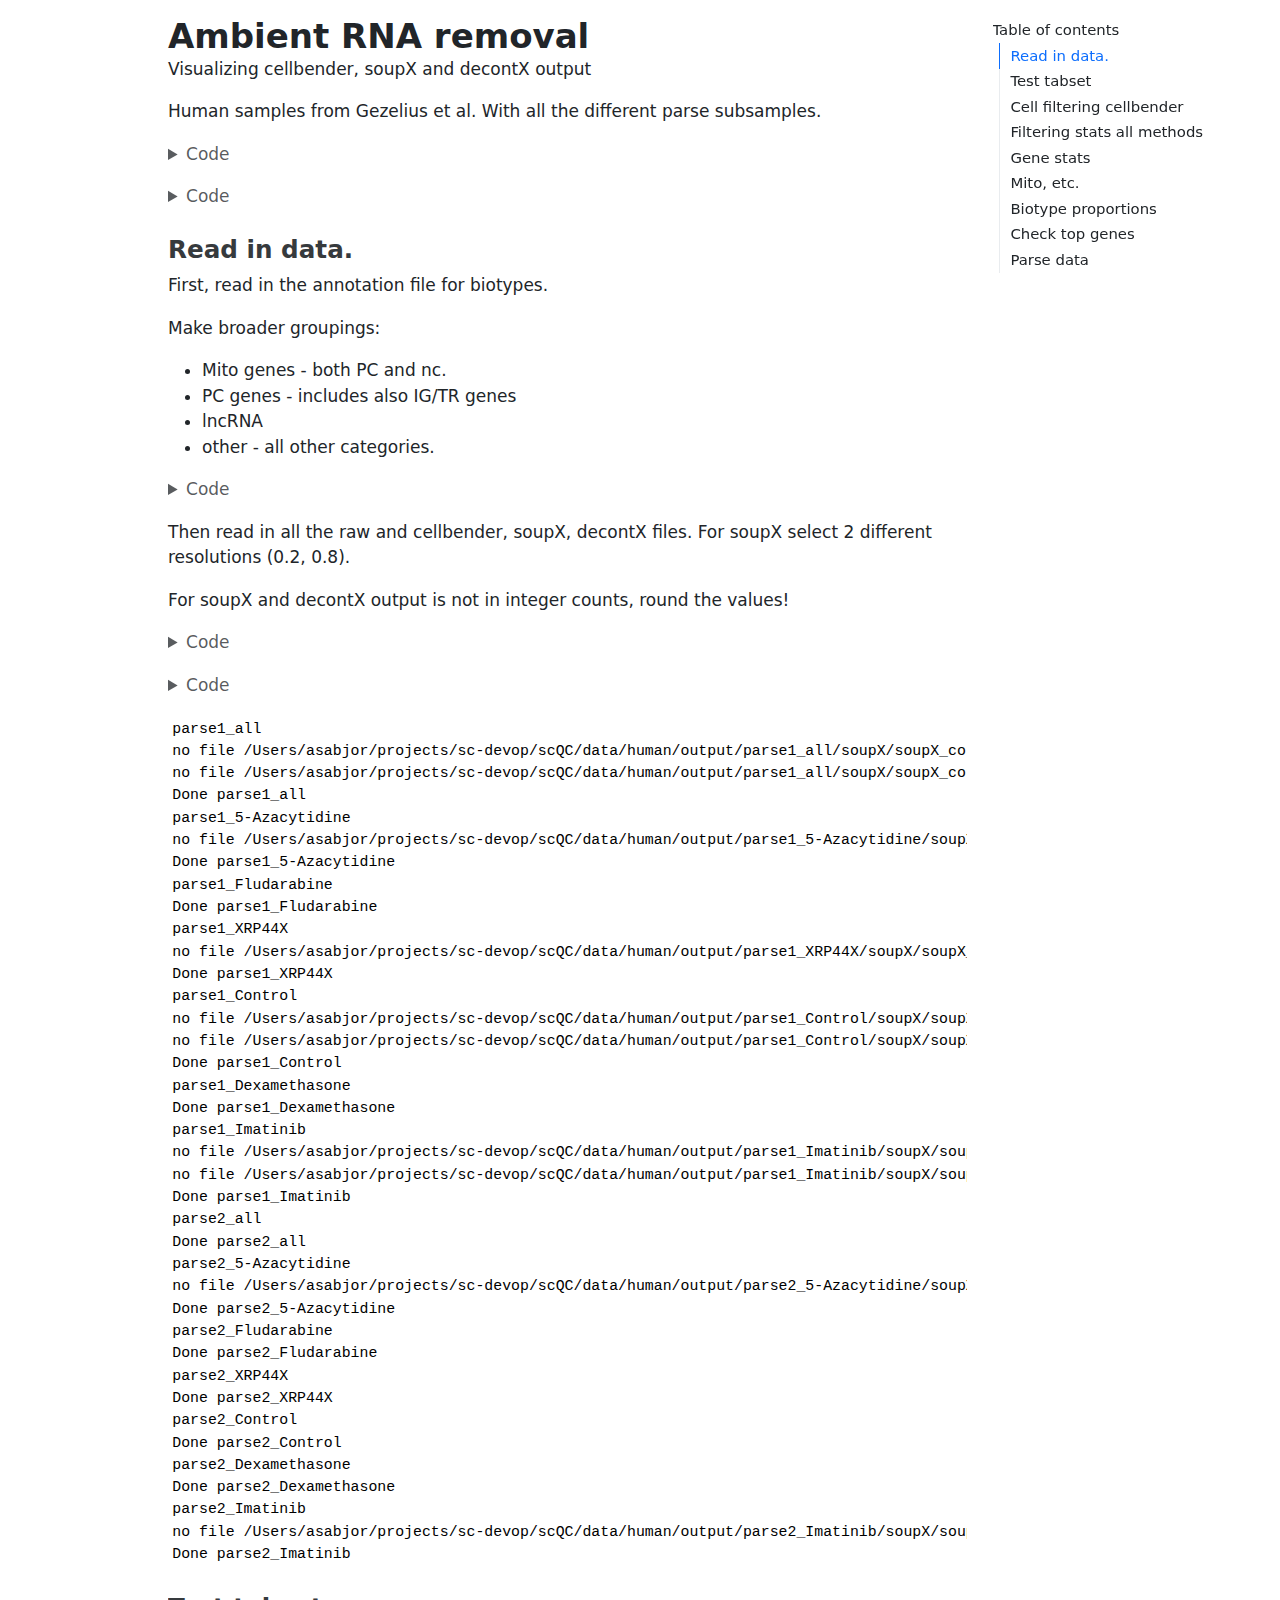
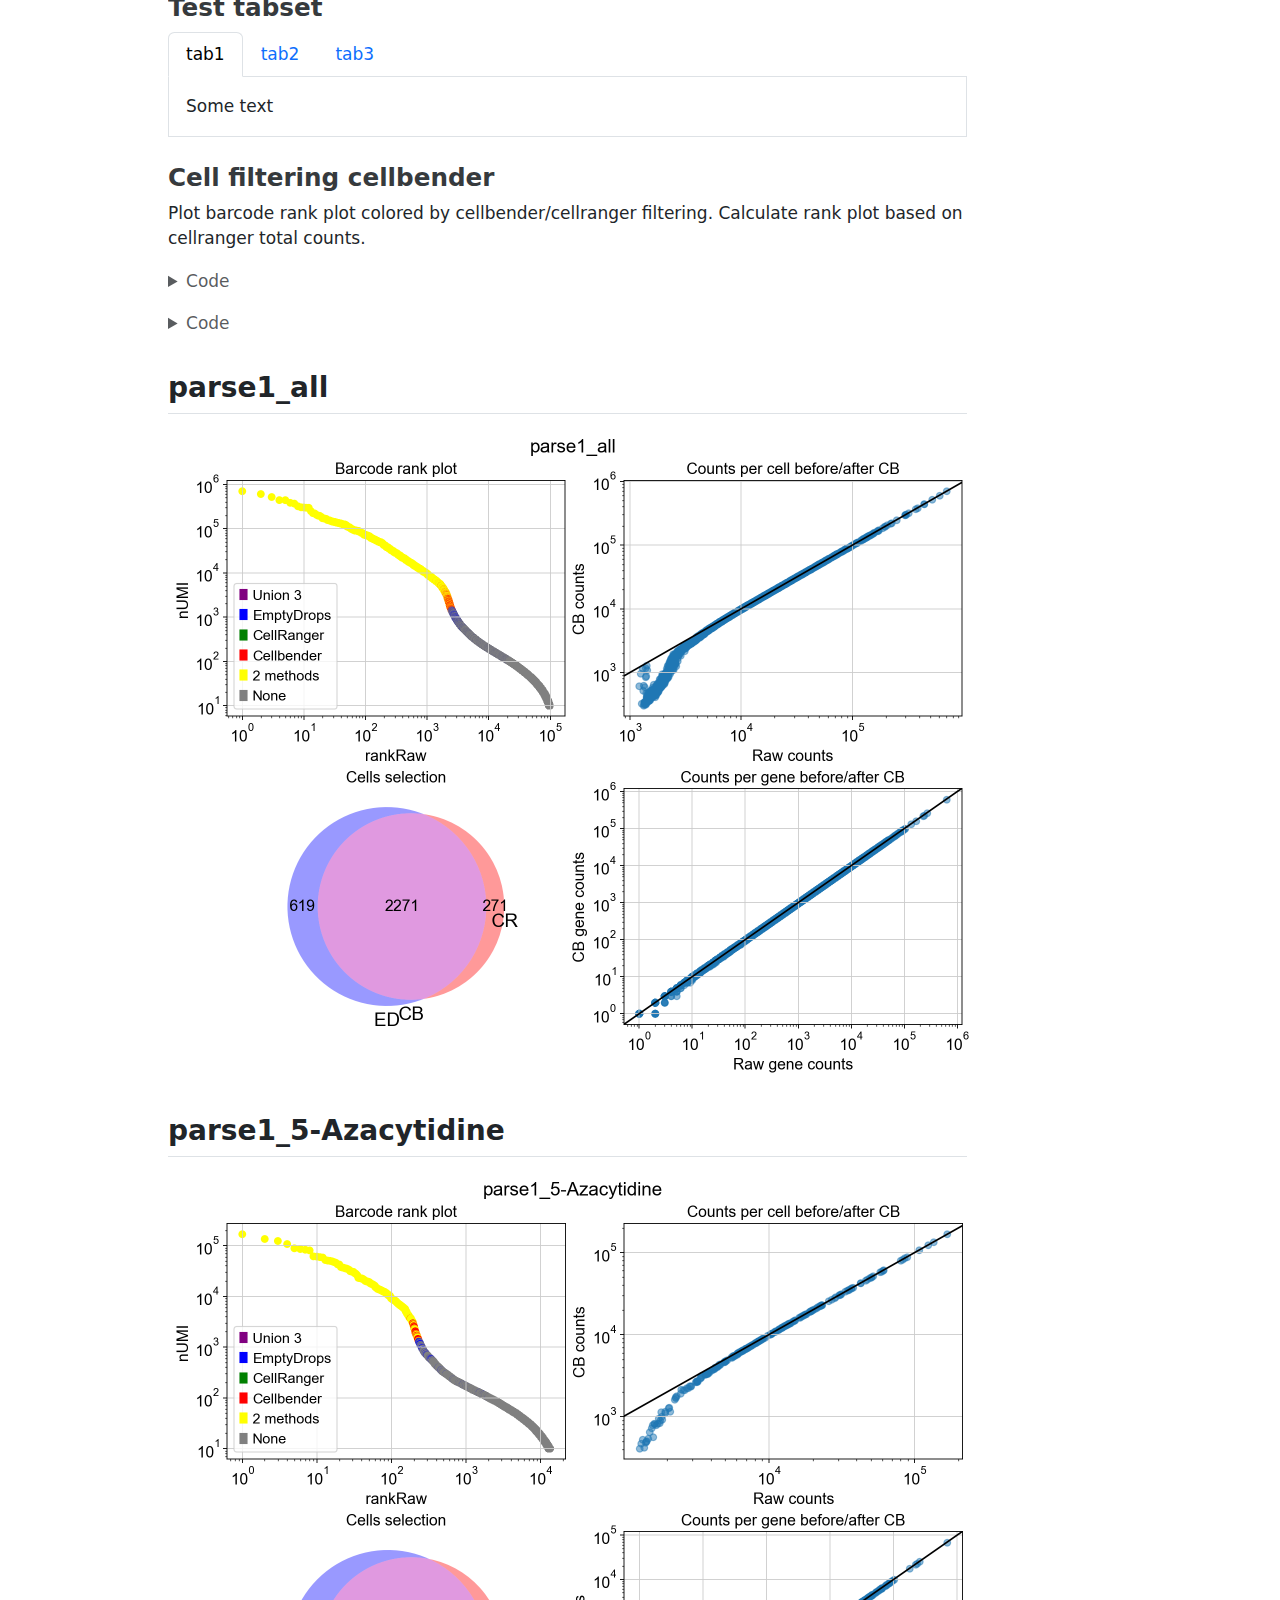
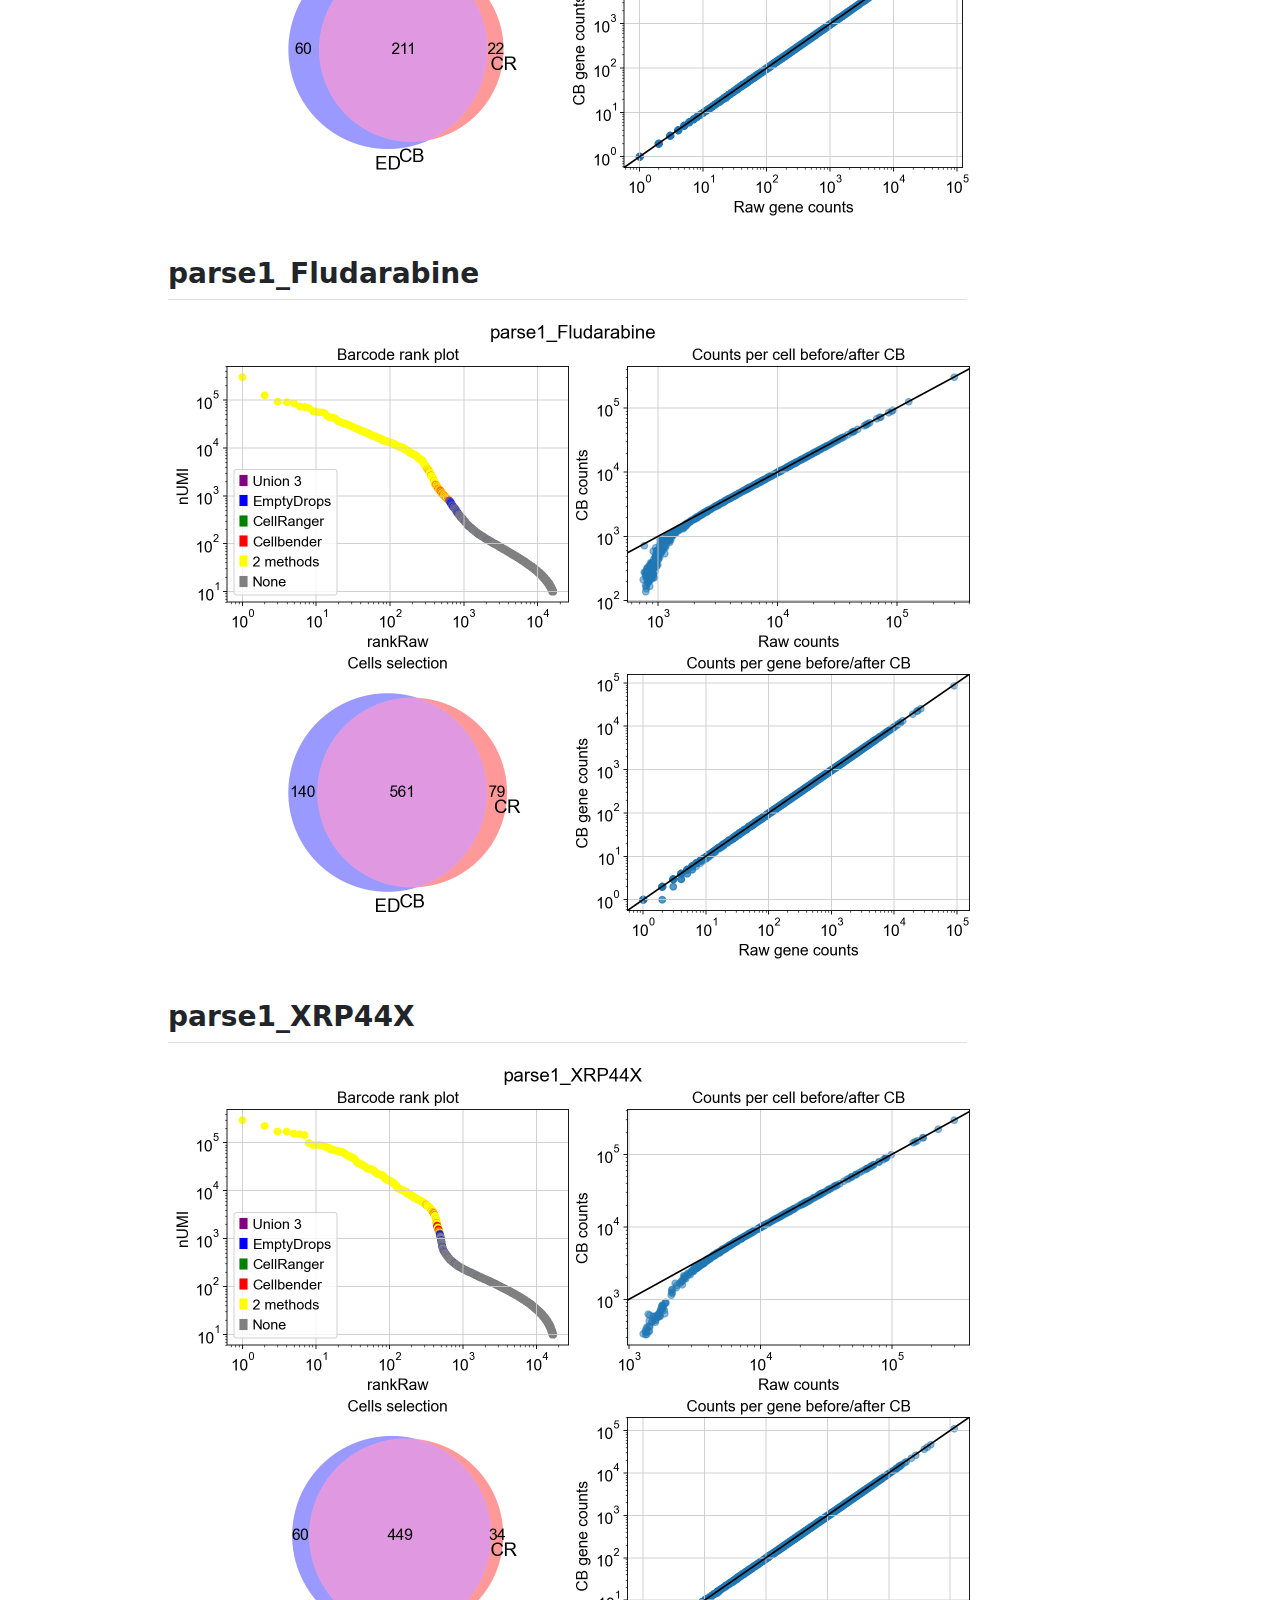
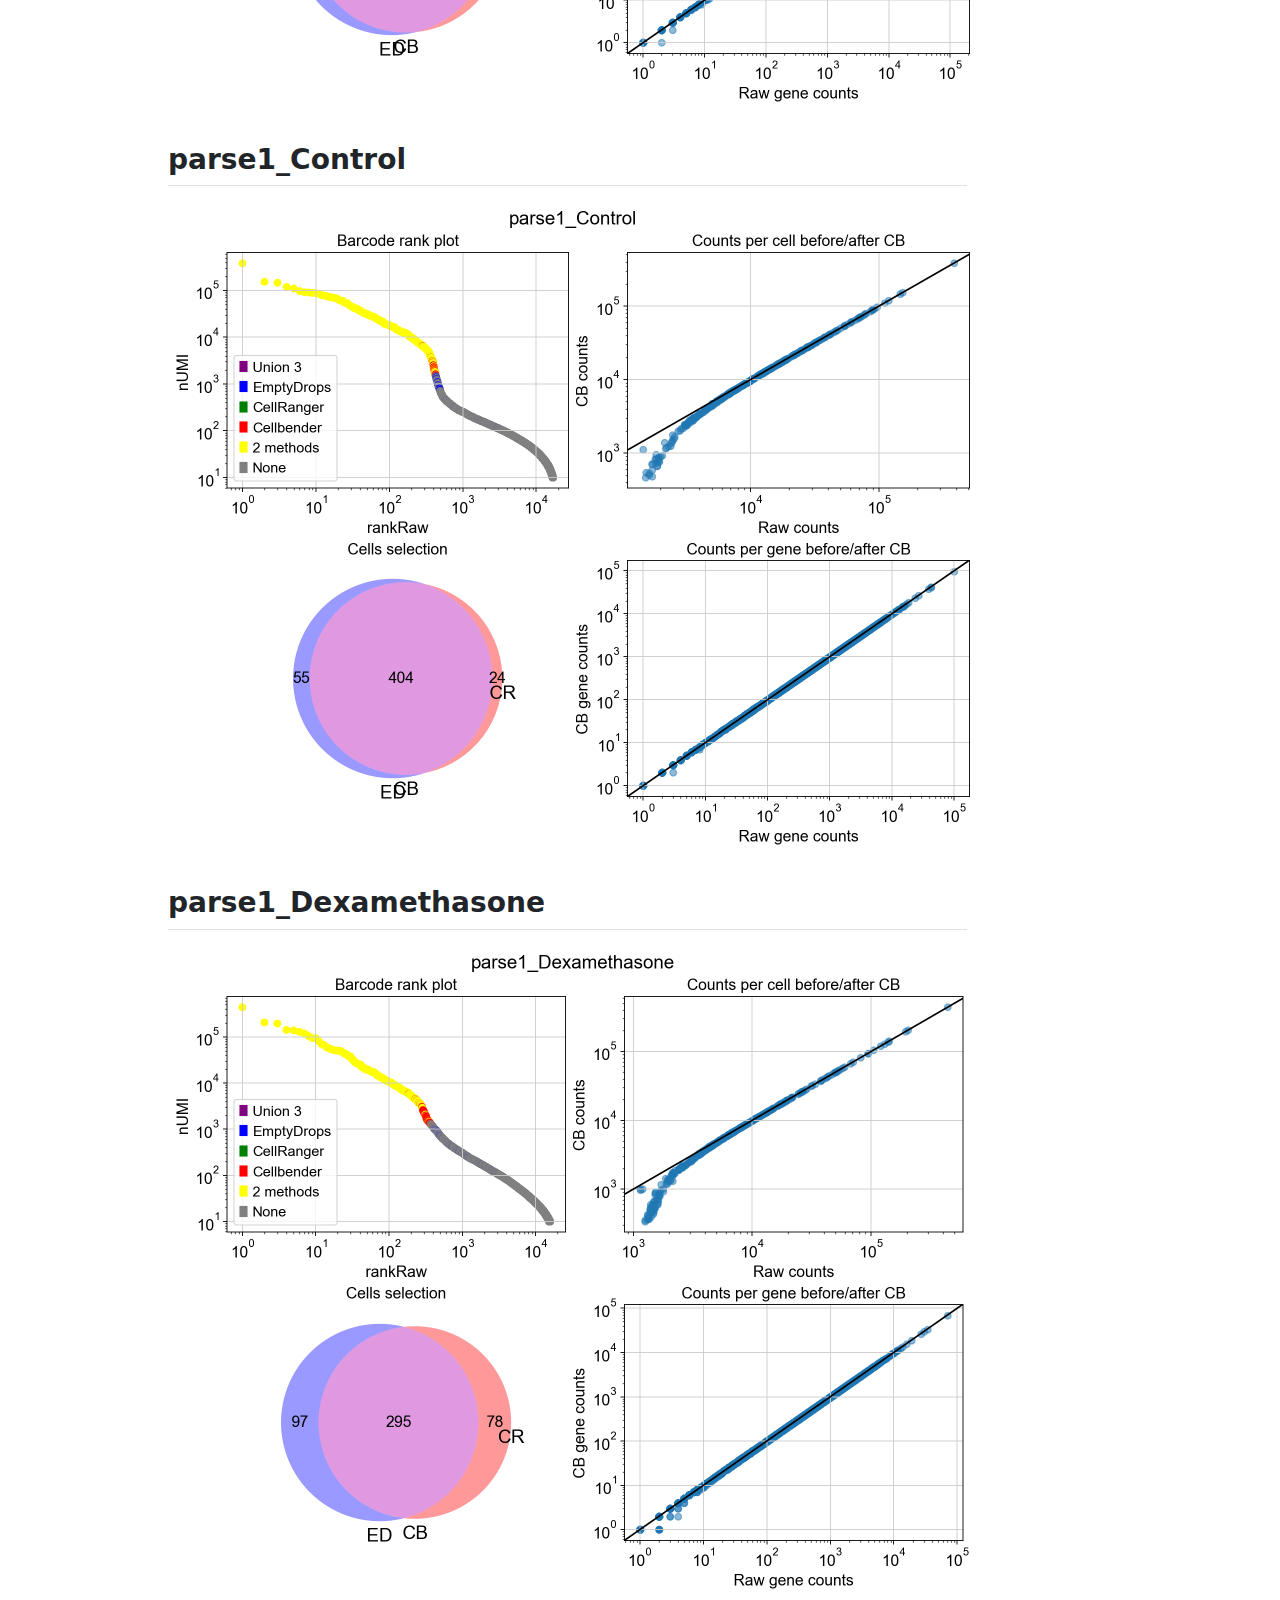
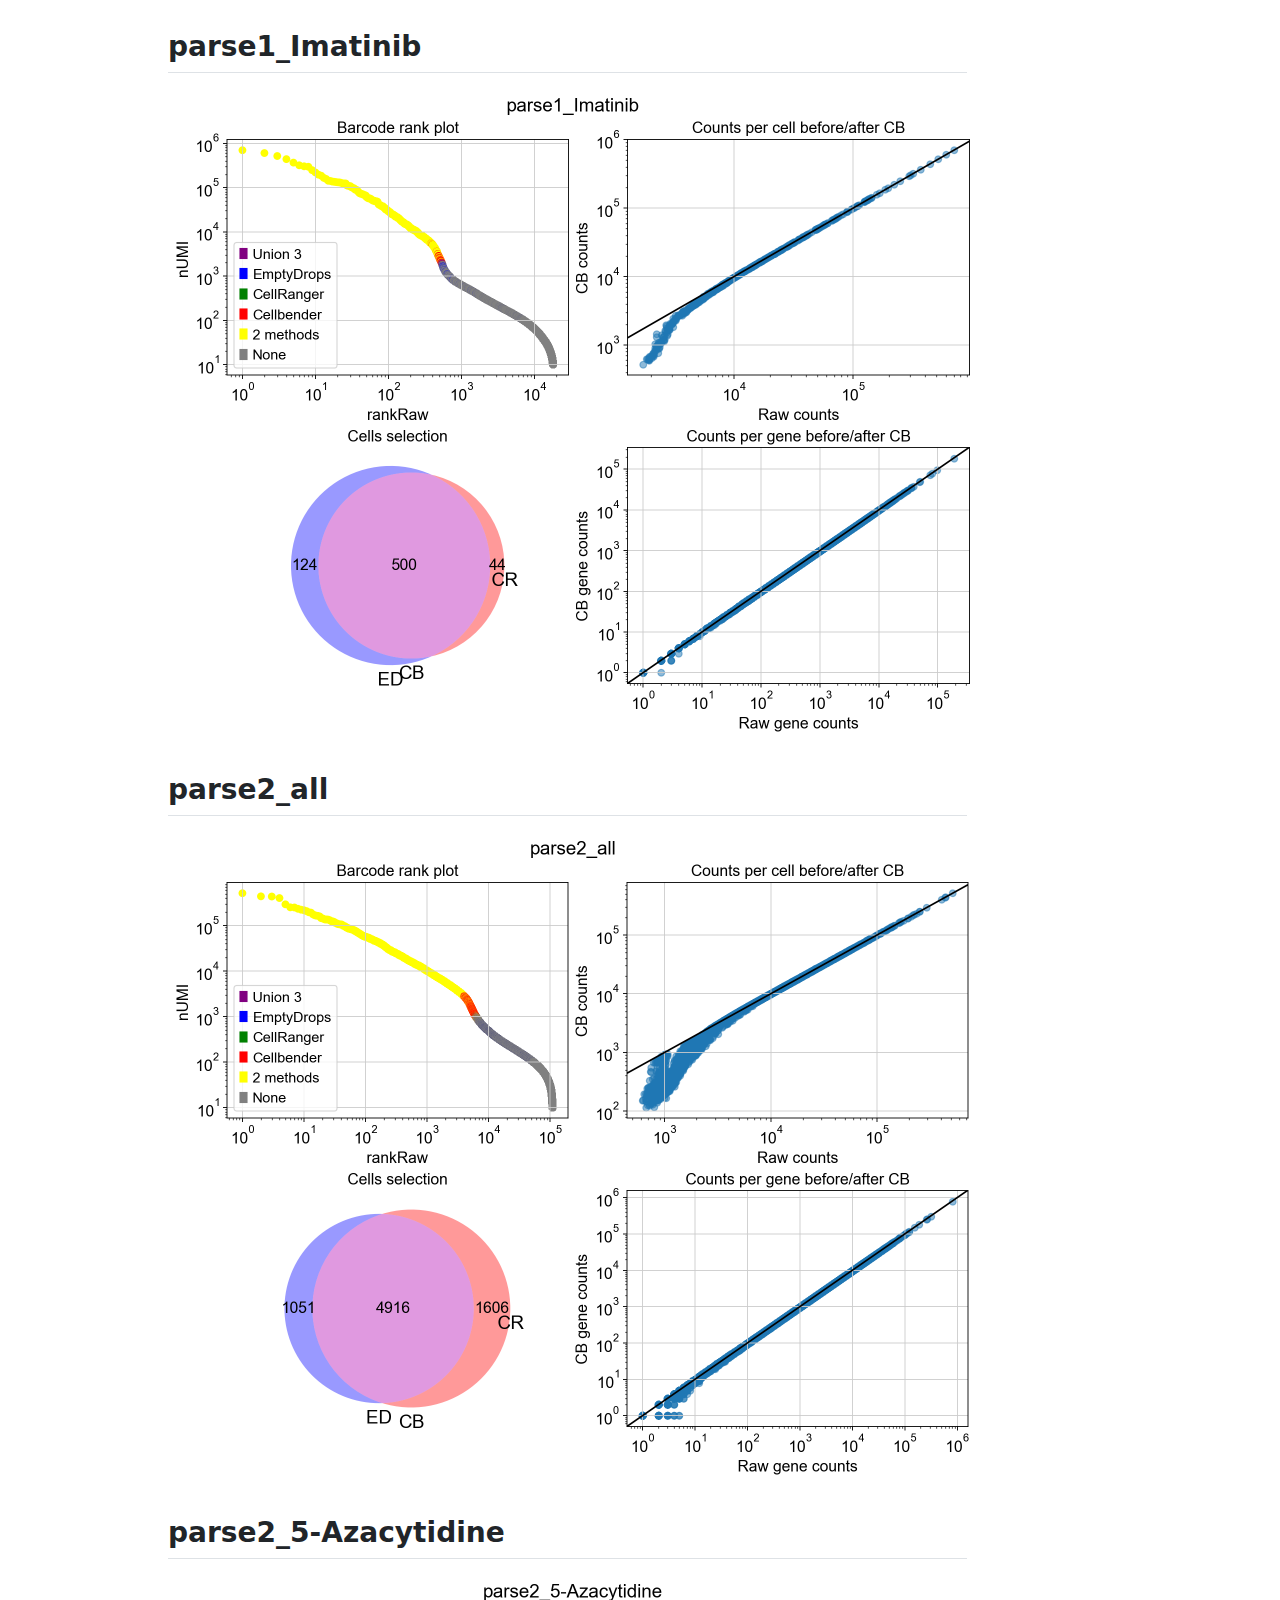
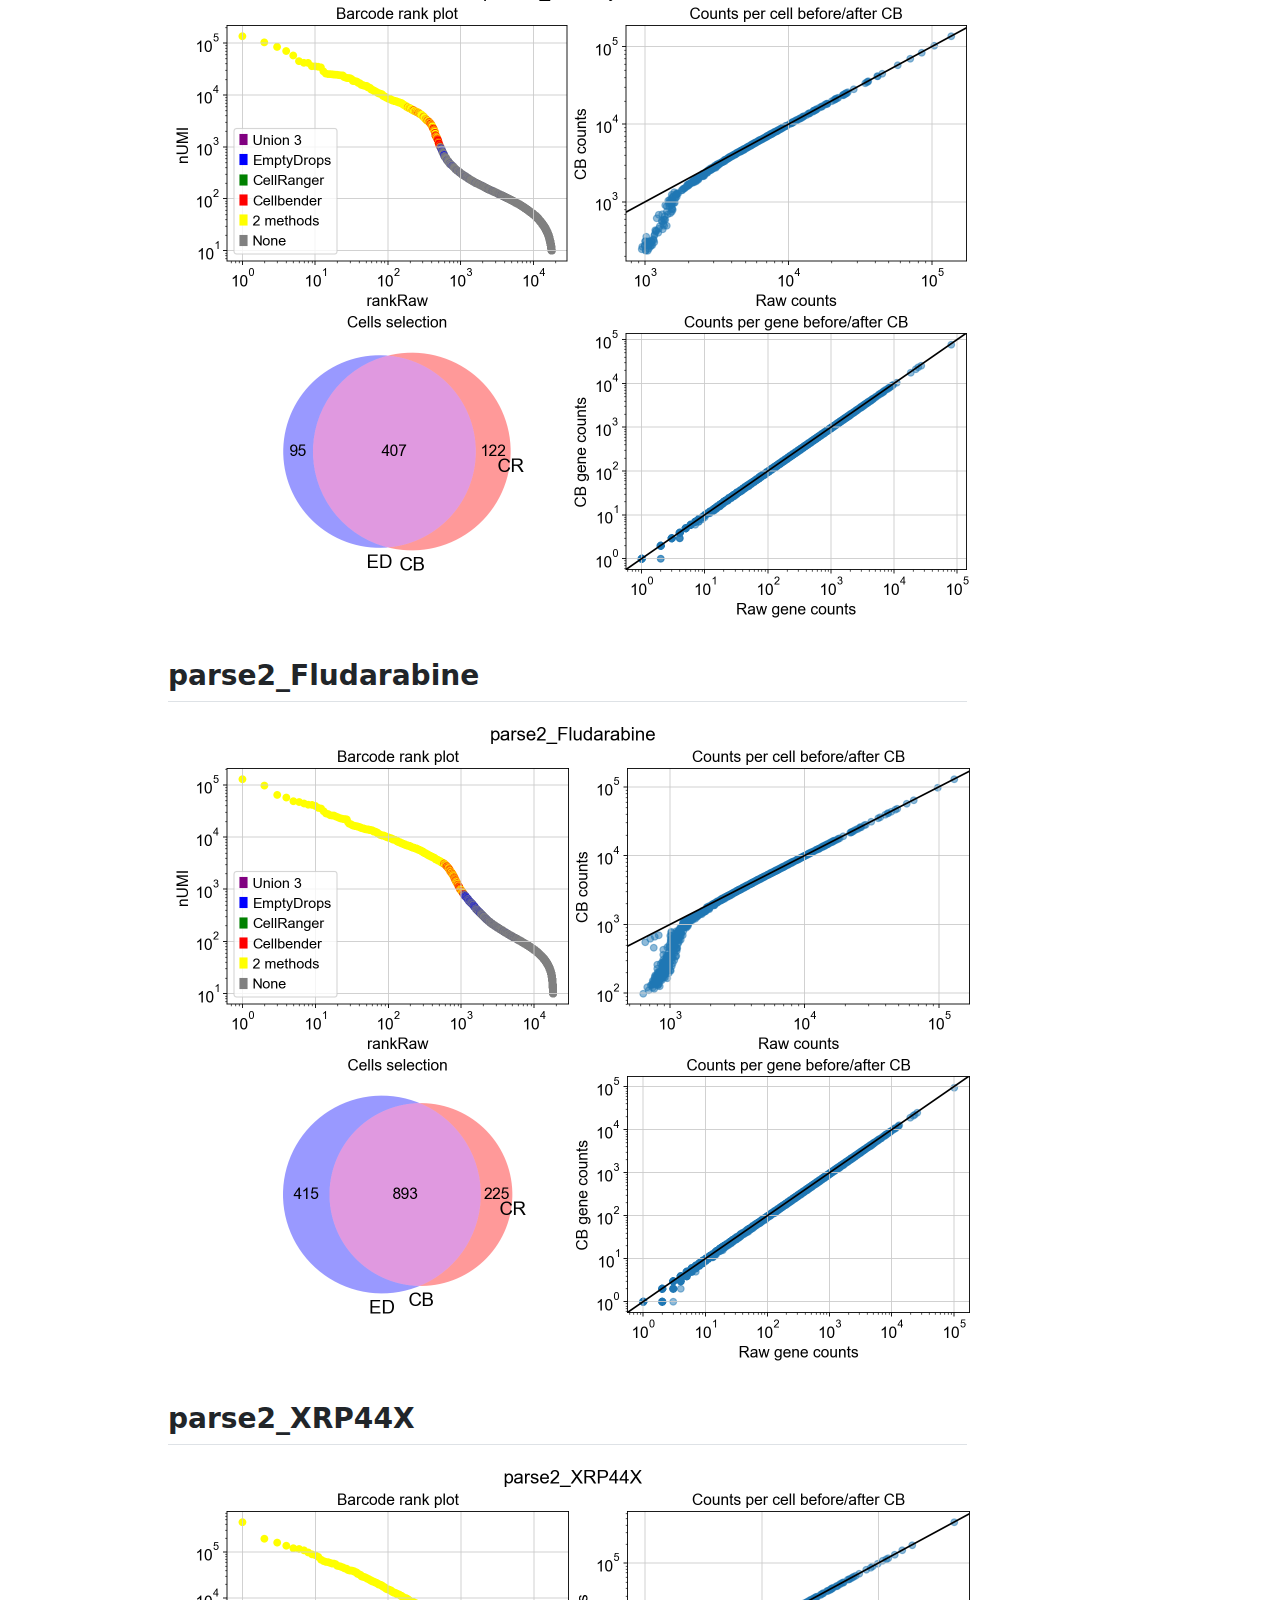
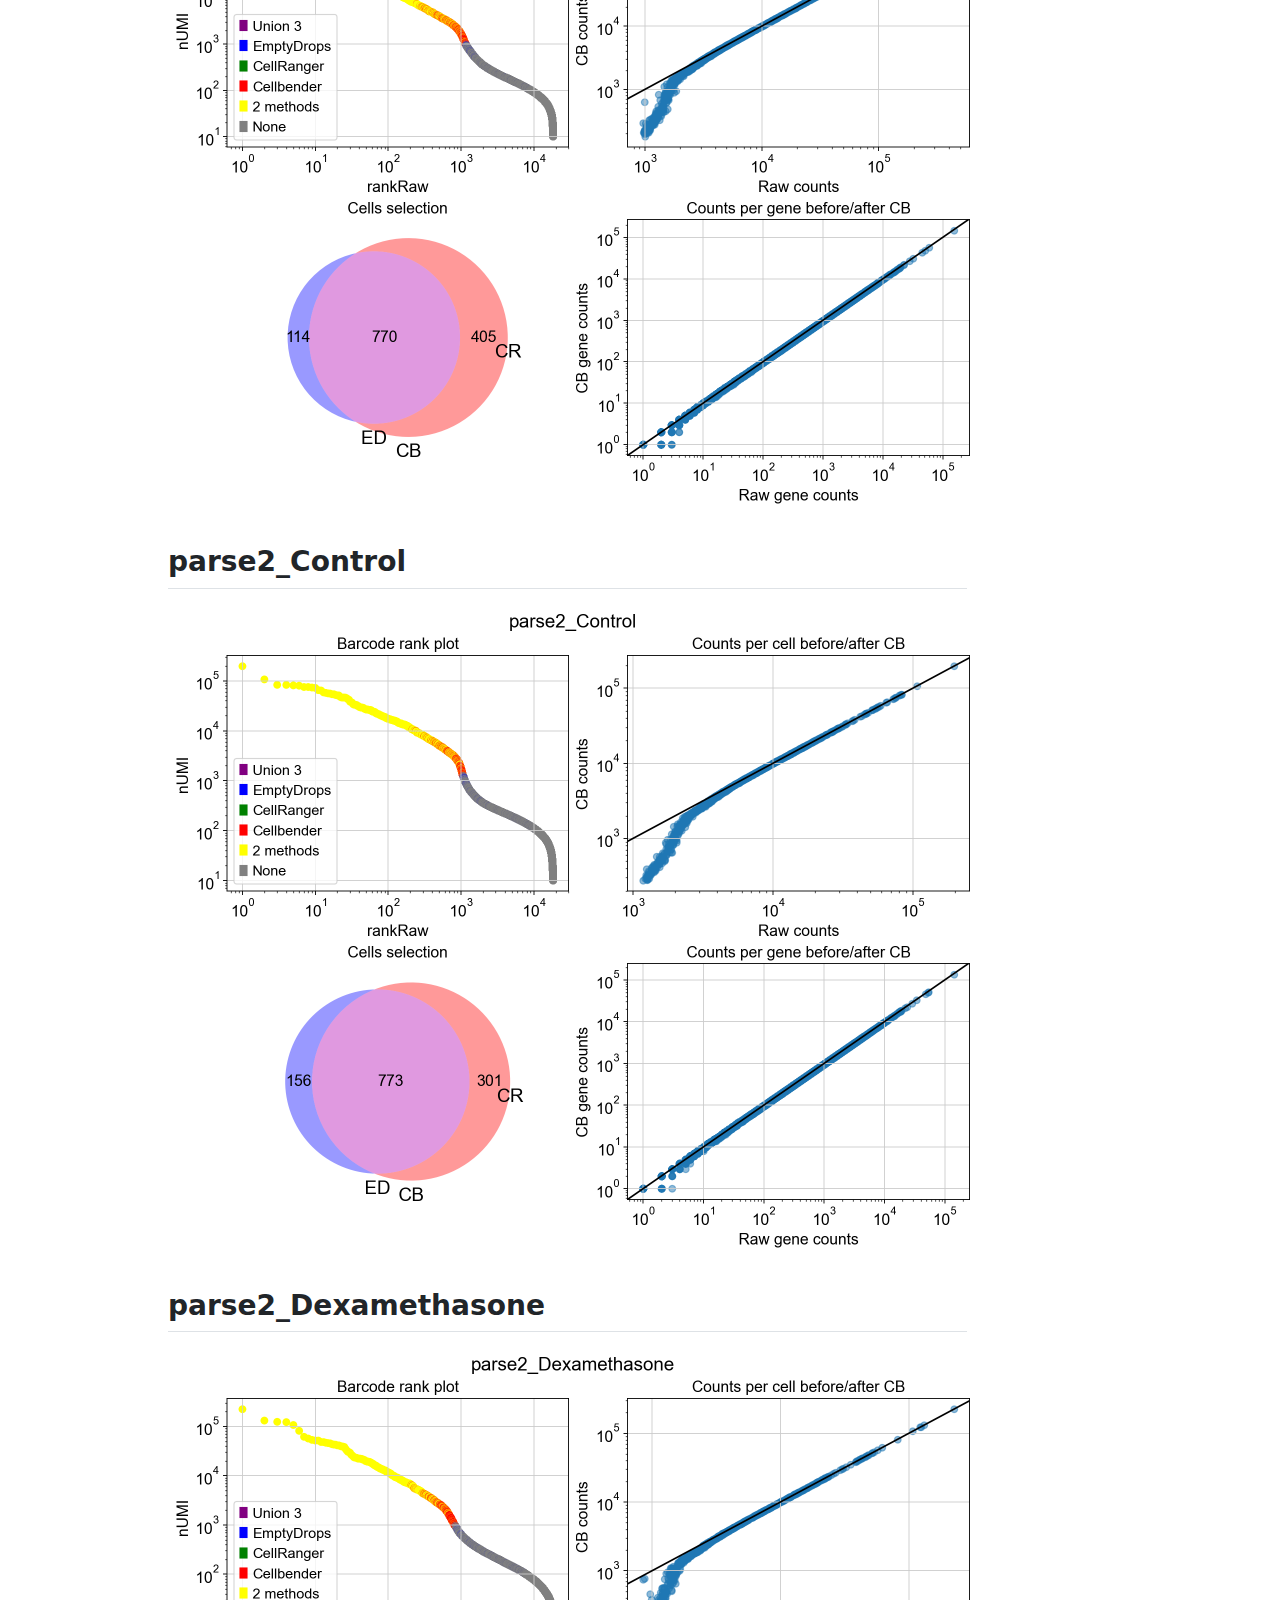
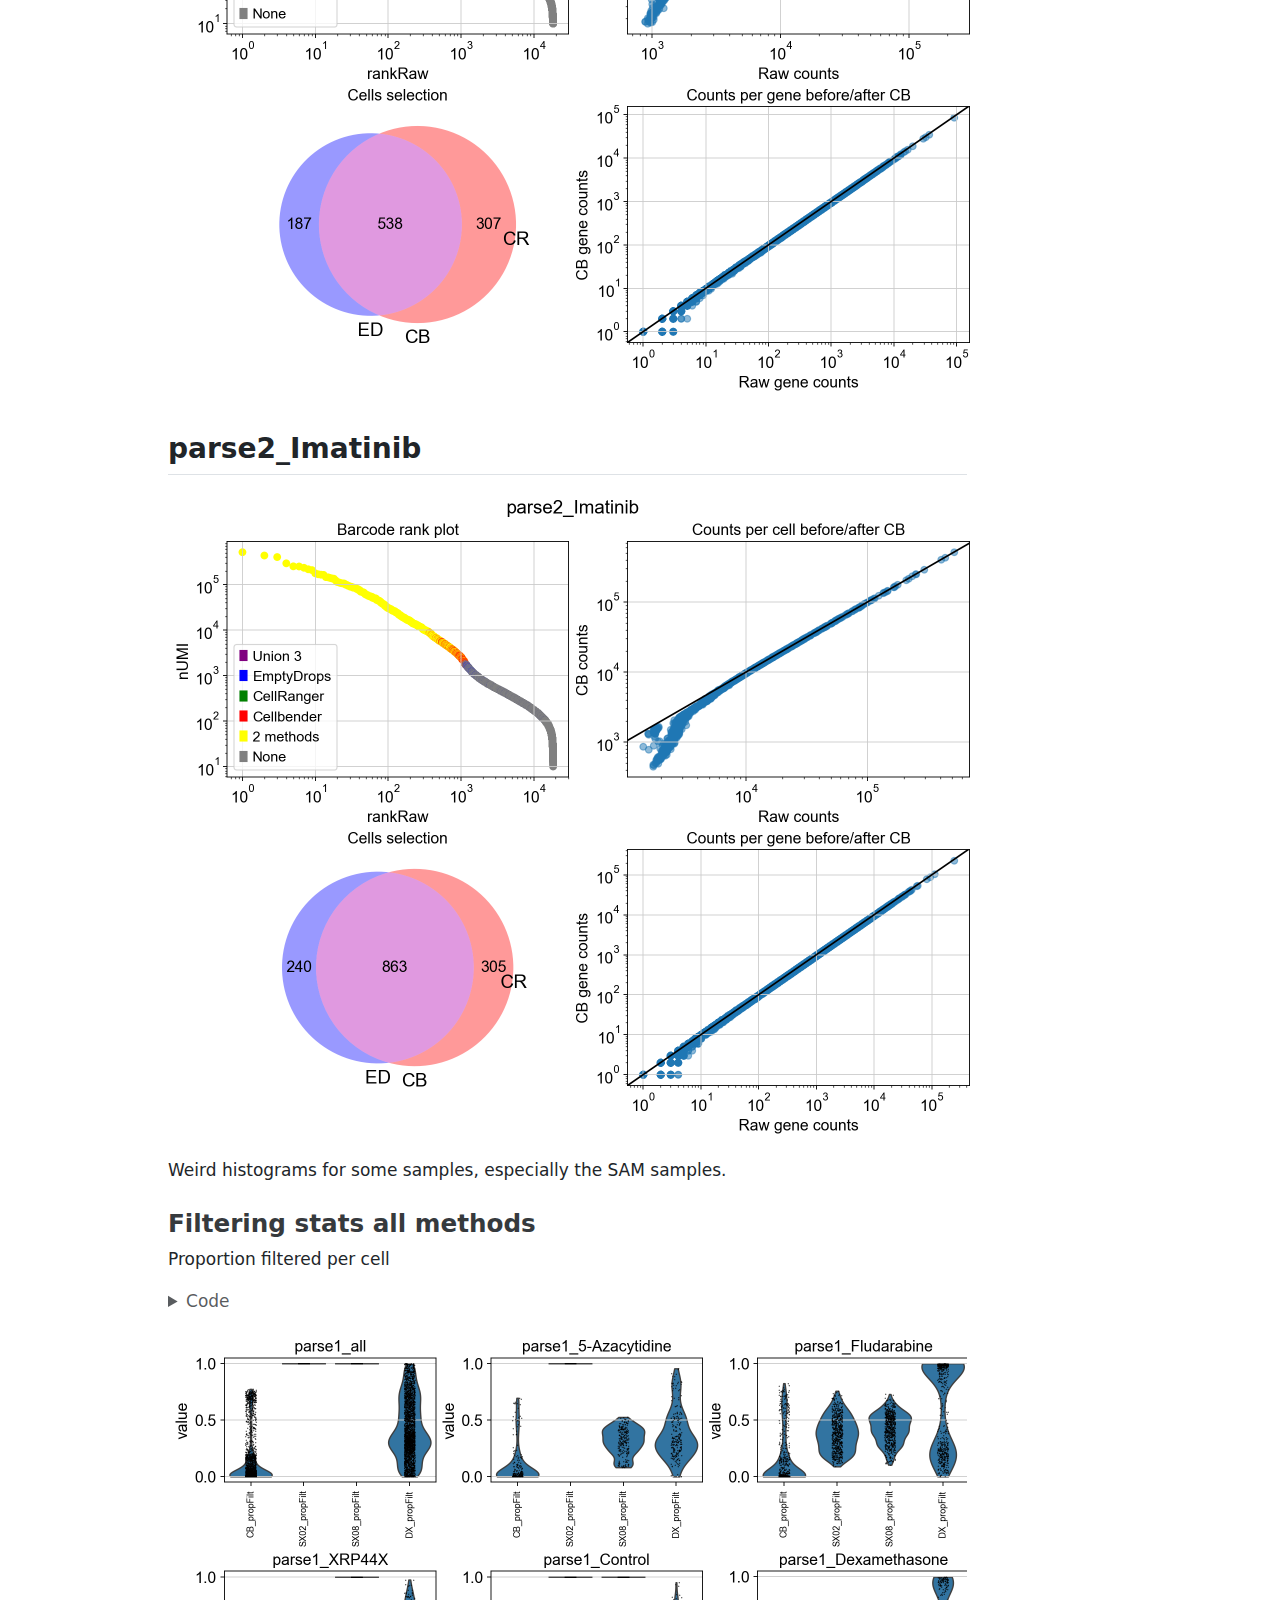
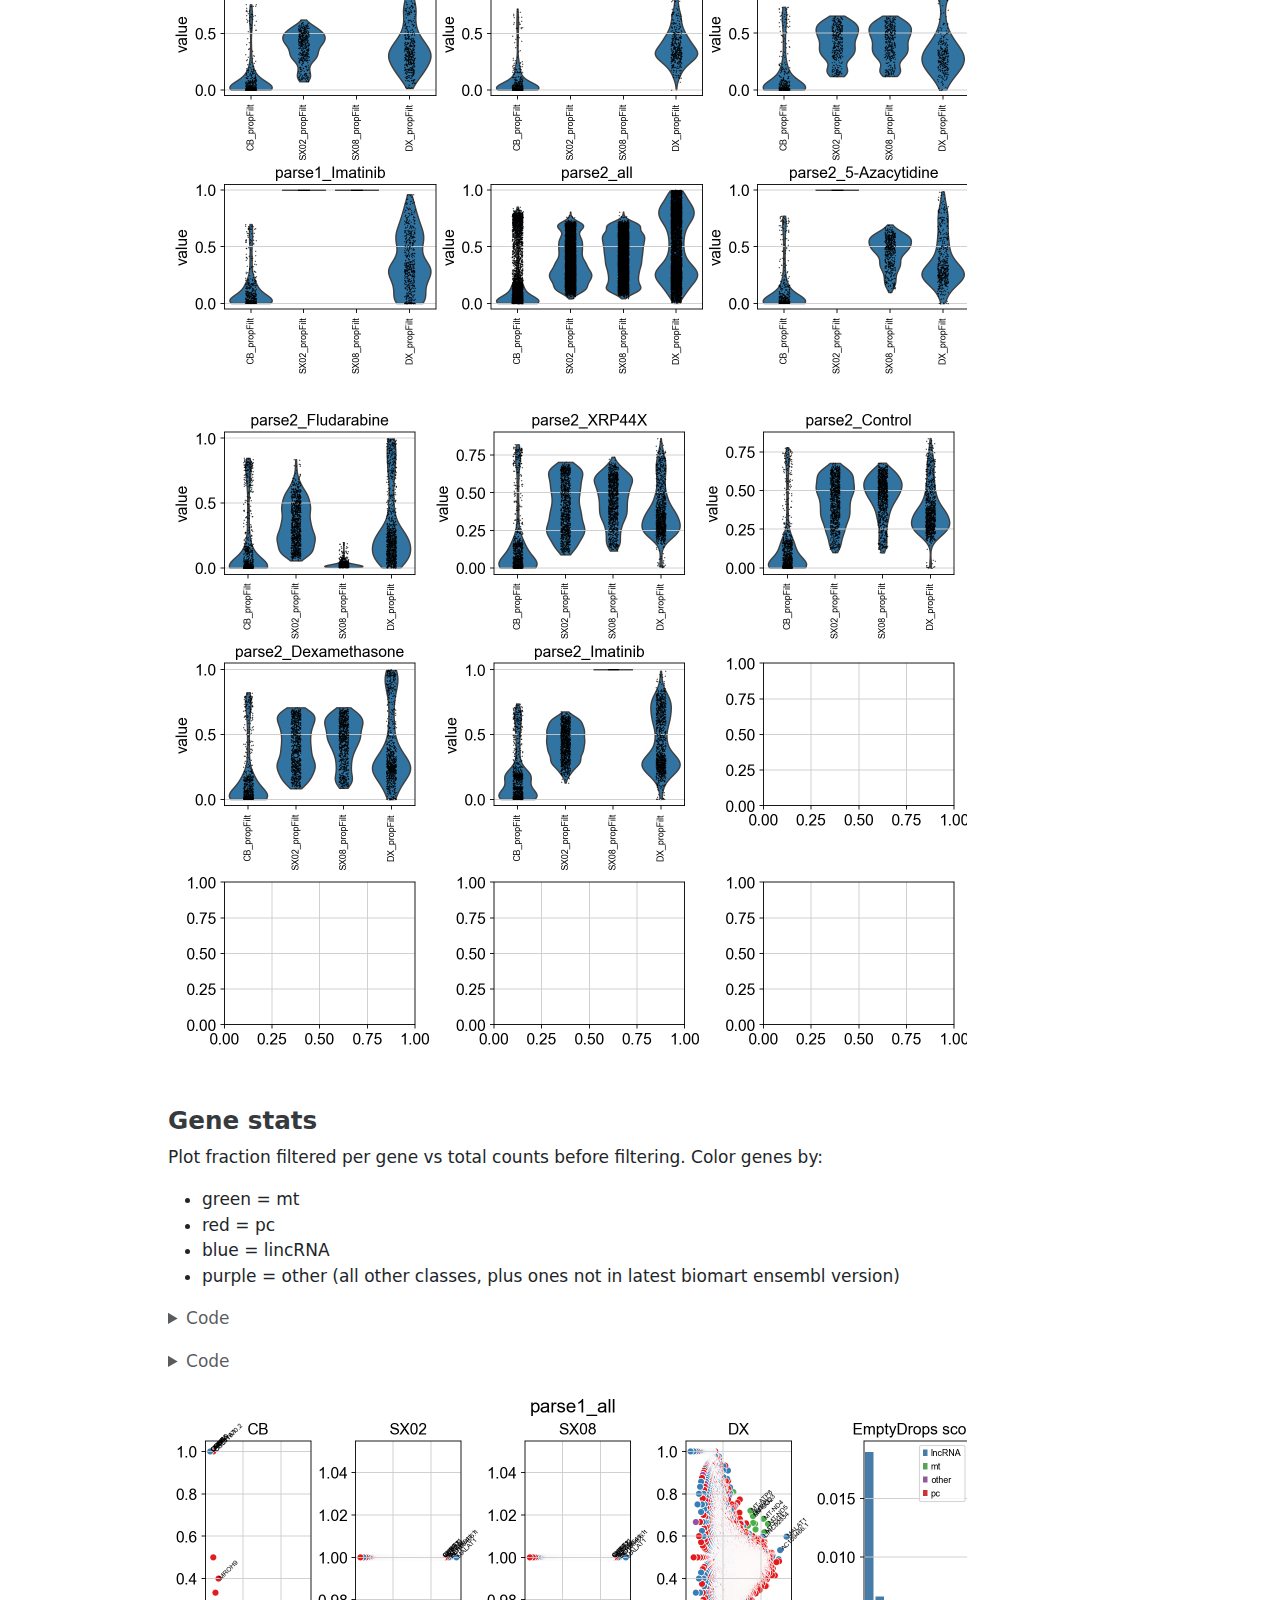
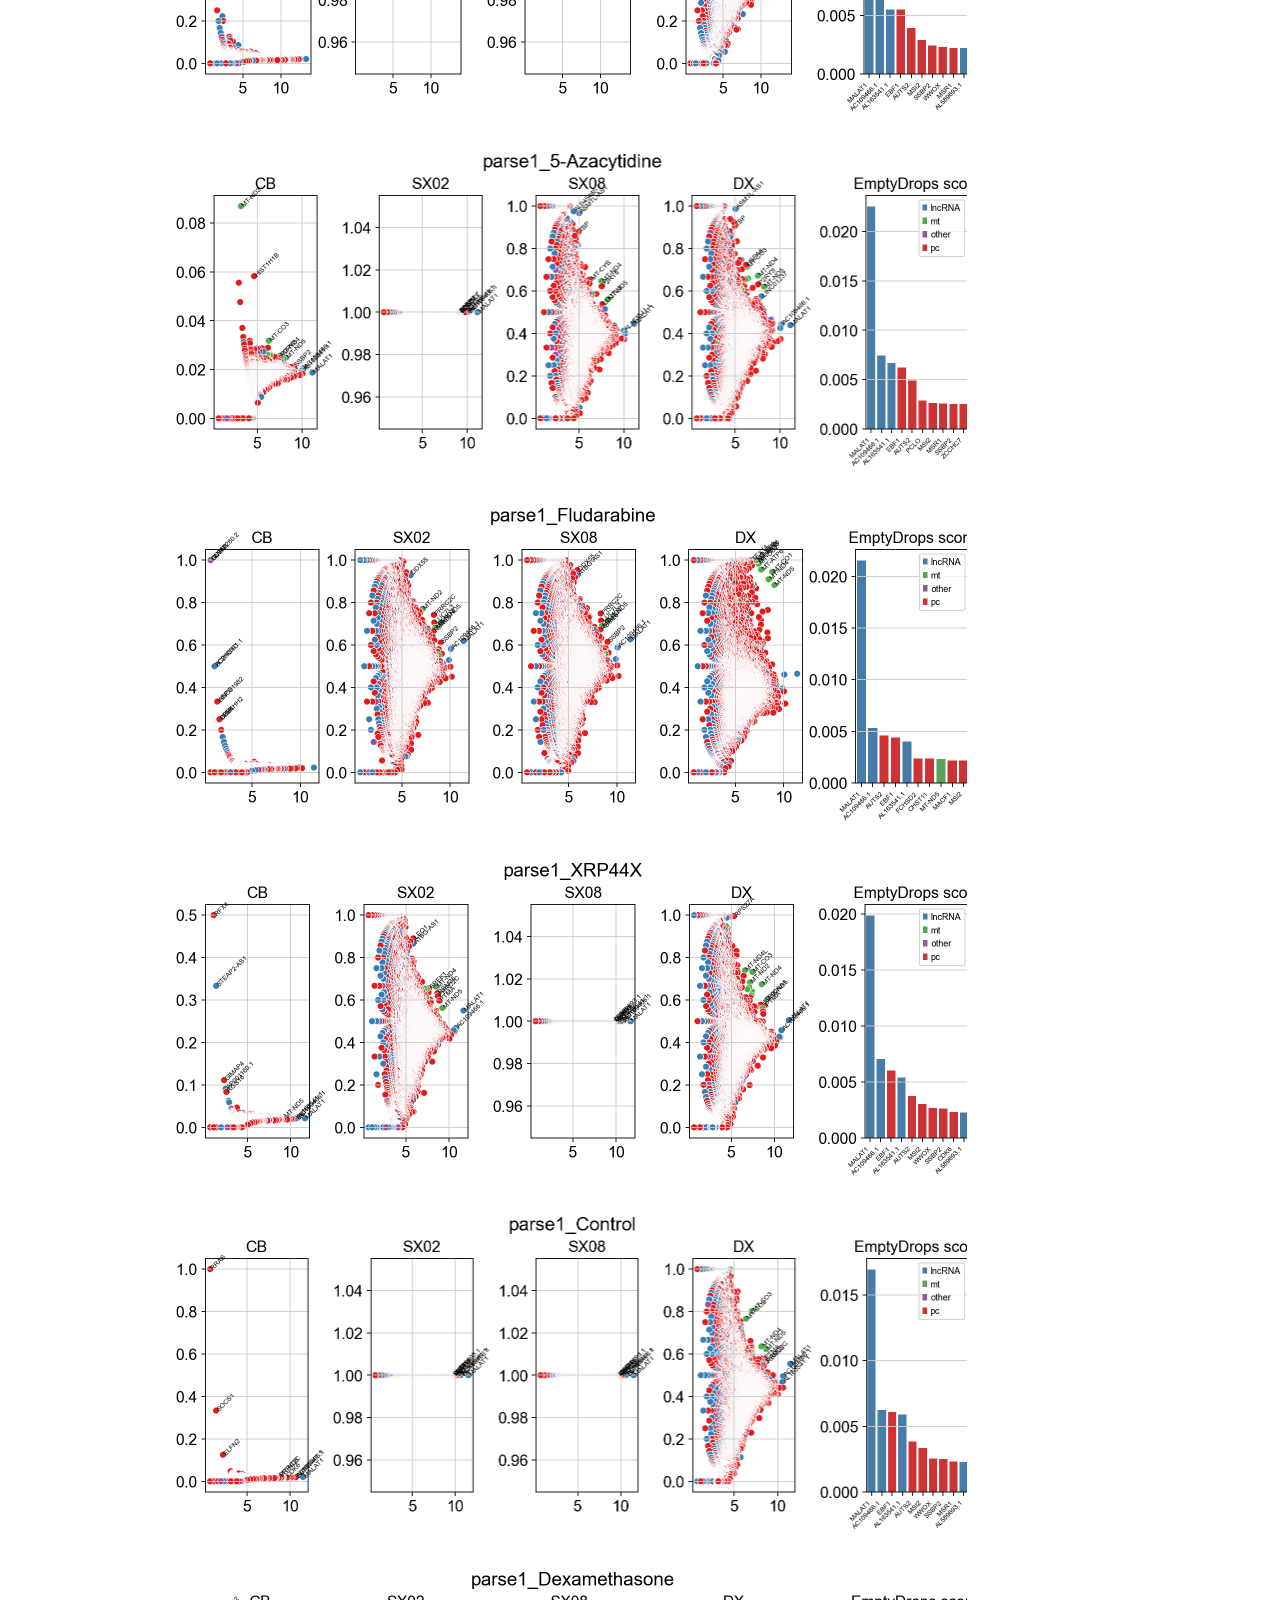
<file: source/ambient/analysis/ambient_methods_overview_hsa_parse.html>
<!DOCTYPE html>
<html xmlns="http://www.w3.org/1999/xhtml" lang="en" xml:lang="en"><head>

<meta charset="utf-8">
<meta name="generator" content="quarto-1.5.57">

<meta name="viewport" content="width=device-width, initial-scale=1.0, user-scalable=yes">

<meta name="description" content="Visualizing cellbender, soupX and decontX output">

<title>Ambient RNA removal</title>
<style>
code{white-space: pre-wrap;}
span.smallcaps{font-variant: small-caps;}
div.columns{display: flex; gap: min(4vw, 1.5em);}
div.column{flex: auto; overflow-x: auto;}
div.hanging-indent{margin-left: 1.5em; text-indent: -1.5em;}
ul.task-list{list-style: none;}
ul.task-list li input[type="checkbox"] {
  width: 0.8em;
  margin: 0 0.8em 0.2em -1em; /* quarto-specific, see https://github.com/quarto-dev/quarto-cli/issues/4556 */ 
  vertical-align: middle;
}
/* CSS for syntax highlighting */
pre > code.sourceCode { white-space: pre; position: relative; }
pre > code.sourceCode > span { line-height: 1.25; }
pre > code.sourceCode > span:empty { height: 1.2em; }
.sourceCode { overflow: visible; }
code.sourceCode > span { color: inherit; text-decoration: inherit; }
div.sourceCode { margin: 1em 0; }
pre.sourceCode { margin: 0; }
@media screen {
div.sourceCode { overflow: auto; }
}
@media print {
pre > code.sourceCode { white-space: pre-wrap; }
pre > code.sourceCode > span { display: inline-block; text-indent: -5em; padding-left: 5em; }
}
pre.numberSource code
  { counter-reset: source-line 0; }
pre.numberSource code > span
  { position: relative; left: -4em; counter-increment: source-line; }
pre.numberSource code > span > a:first-child::before
  { content: counter(source-line);
    position: relative; left: -1em; text-align: right; vertical-align: baseline;
    border: none; display: inline-block;
    -webkit-touch-callout: none; -webkit-user-select: none;
    -khtml-user-select: none; -moz-user-select: none;
    -ms-user-select: none; user-select: none;
    padding: 0 4px; width: 4em;
  }
pre.numberSource { margin-left: 3em;  padding-left: 4px; }
div.sourceCode
  {   }
@media screen {
pre > code.sourceCode > span > a:first-child::before { text-decoration: underline; }
}
</style>


<script src="ambient_methods_overview_hsa_parse_files/libs/clipboard/clipboard.min.js"></script>
<script src="ambient_methods_overview_hsa_parse_files/libs/quarto-html/quarto.js"></script>
<script src="ambient_methods_overview_hsa_parse_files/libs/quarto-html/popper.min.js"></script>
<script src="ambient_methods_overview_hsa_parse_files/libs/quarto-html/tippy.umd.min.js"></script>
<script src="ambient_methods_overview_hsa_parse_files/libs/quarto-html/anchor.min.js"></script>
<link href="ambient_methods_overview_hsa_parse_files/libs/quarto-html/tippy.css" rel="stylesheet">
<link href="ambient_methods_overview_hsa_parse_files/libs/quarto-html/quarto-syntax-highlighting.css" rel="stylesheet" id="quarto-text-highlighting-styles">
<script src="ambient_methods_overview_hsa_parse_files/libs/bootstrap/bootstrap.min.js"></script>
<link href="ambient_methods_overview_hsa_parse_files/libs/bootstrap/bootstrap-icons.css" rel="stylesheet">
<link href="ambient_methods_overview_hsa_parse_files/libs/bootstrap/bootstrap.min.css" rel="stylesheet" id="quarto-bootstrap" data-mode="light">
<script src="ambient_methods_overview_hsa_parse_files/libs/quarto-contrib/glightbox/glightbox.min.js"></script>
<link href="ambient_methods_overview_hsa_parse_files/libs/quarto-contrib/glightbox/glightbox.min.css" rel="stylesheet">
<link href="ambient_methods_overview_hsa_parse_files/libs/quarto-contrib/glightbox/lightbox.css" rel="stylesheet">


</head>

<body>

<div id="quarto-content" class="page-columns page-rows-contents page-layout-article">
<div id="quarto-margin-sidebar" class="sidebar margin-sidebar">
  <nav id="TOC" role="doc-toc" class="toc-active" data-toc-expanded="1">
    <h2 id="toc-title">Table of contents</h2>
   
  <ul>
  <li><a href="#read-in-data." id="toc-read-in-data." class="nav-link active" data-scroll-target="#read-in-data.">Read in data.</a></li>
  <li><a href="#test-tabset" id="toc-test-tabset" class="nav-link" data-scroll-target="#test-tabset">Test tabset</a></li>
  <li><a href="#cell-filtering-cellbender" id="toc-cell-filtering-cellbender" class="nav-link" data-scroll-target="#cell-filtering-cellbender">Cell filtering cellbender</a></li>
  <li><a href="#filtering-stats-all-methods" id="toc-filtering-stats-all-methods" class="nav-link" data-scroll-target="#filtering-stats-all-methods">Filtering stats all methods</a></li>
  <li><a href="#gene-stats" id="toc-gene-stats" class="nav-link" data-scroll-target="#gene-stats">Gene stats</a></li>
  <li><a href="#mito-etc." id="toc-mito-etc." class="nav-link" data-scroll-target="#mito-etc.">Mito, etc.</a></li>
  <li><a href="#biotype-proportions" id="toc-biotype-proportions" class="nav-link" data-scroll-target="#biotype-proportions">Biotype proportions</a></li>
  <li><a href="#check-top-genes" id="toc-check-top-genes" class="nav-link" data-scroll-target="#check-top-genes">Check top genes</a></li>
  <li><a href="#parse-data" id="toc-parse-data" class="nav-link" data-scroll-target="#parse-data">Parse data</a>
  <ul class="collapse">
  <li><a href="#cell-filtering" id="toc-cell-filtering" class="nav-link" data-scroll-target="#cell-filtering">Cell filtering</a></li>
  <li><a href="#ambient-profile" id="toc-ambient-profile" class="nav-link" data-scroll-target="#ambient-profile">Ambient profile</a></li>
  </ul></li>
  </ul>
</nav>
</div>
<main class="content" id="quarto-document-content">

<header id="title-block-header" class="quarto-title-block default">
<div class="quarto-title">
<h1 class="title">Ambient RNA removal</h1>
</div>

<div>
  <div class="description">
    Visualizing cellbender, soupX and decontX output
  </div>
</div>


<div class="quarto-title-meta">

    
  
    
  </div>
  


</header>


<p>Human samples from Gezelius et al.&nbsp;With all the different parse subsamples.</p>
<div id="yaml-load" class="cell" data-execution_count="1">
<details class="code-fold">
<summary>Code</summary>
<div class="sourceCode cell-code" id="cb1"><pre class="sourceCode python code-with-copy"><code class="sourceCode python"><span id="cb1-1"><a href="#cb1-1" aria-hidden="true" tabindex="-1"></a><span class="im">import</span> yaml</span>
<span id="cb1-2"><a href="#cb1-2" aria-hidden="true" tabindex="-1"></a><span class="cf">with</span> <span class="bu">open</span>(<span class="st">'./settings_hsa_parse.yml'</span>, <span class="st">'r'</span>) <span class="im">as</span> f:</span>
<span id="cb1-3"><a href="#cb1-3" aria-hidden="true" tabindex="-1"></a>    settings <span class="op">=</span> yaml.load(f, Loader<span class="op">=</span>yaml.SafeLoader)</span></code><button title="Copy to Clipboard" class="code-copy-button"><i class="bi"></i></button></pre></div>
</details>
</div>
<div id="libraries" class="cell" data-execution_count="2">
<details class="code-fold">
<summary>Code</summary>
<div class="sourceCode cell-code" id="cb2"><pre class="sourceCode python code-with-copy"><code class="sourceCode python"><span id="cb2-1"><a href="#cb2-1" aria-hidden="true" tabindex="-1"></a><span class="im">import</span> os</span>
<span id="cb2-2"><a href="#cb2-2" aria-hidden="true" tabindex="-1"></a><span class="im">import</span> sys</span>
<span id="cb2-3"><a href="#cb2-3" aria-hidden="true" tabindex="-1"></a><span class="im">import</span> glob</span>
<span id="cb2-4"><a href="#cb2-4" aria-hidden="true" tabindex="-1"></a><span class="im">import</span> numpy <span class="im">as</span> np</span>
<span id="cb2-5"><a href="#cb2-5" aria-hidden="true" tabindex="-1"></a><span class="im">import</span> pandas <span class="im">as</span> pd</span>
<span id="cb2-6"><a href="#cb2-6" aria-hidden="true" tabindex="-1"></a><span class="im">import</span> scanpy <span class="im">as</span> sc</span>
<span id="cb2-7"><a href="#cb2-7" aria-hidden="true" tabindex="-1"></a><span class="im">import</span> warnings</span>
<span id="cb2-8"><a href="#cb2-8" aria-hidden="true" tabindex="-1"></a><span class="co">#import pyreadr</span></span>
<span id="cb2-9"><a href="#cb2-9" aria-hidden="true" tabindex="-1"></a><span class="im">import</span> matplotlib.pyplot <span class="im">as</span> plt</span>
<span id="cb2-10"><a href="#cb2-10" aria-hidden="true" tabindex="-1"></a><span class="im">import</span> seaborn <span class="im">as</span> sns</span>
<span id="cb2-11"><a href="#cb2-11" aria-hidden="true" tabindex="-1"></a><span class="im">from</span> IPython.display <span class="im">import</span> display, Markdown</span>
<span id="cb2-12"><a href="#cb2-12" aria-hidden="true" tabindex="-1"></a></span>
<span id="cb2-13"><a href="#cb2-13" aria-hidden="true" tabindex="-1"></a></span>
<span id="cb2-14"><a href="#cb2-14" aria-hidden="true" tabindex="-1"></a>warnings.simplefilter(action<span class="op">=</span><span class="st">'ignore'</span>, category<span class="op">=</span><span class="pp">Warning</span>)</span>
<span id="cb2-15"><a href="#cb2-15" aria-hidden="true" tabindex="-1"></a></span>
<span id="cb2-16"><a href="#cb2-16" aria-hidden="true" tabindex="-1"></a><span class="co"># verbosity: errors (0), warnings (1), info (2), hints (3)</span></span>
<span id="cb2-17"><a href="#cb2-17" aria-hidden="true" tabindex="-1"></a>sc.settings.verbosity <span class="op">=</span> <span class="dv">0</span></span>
<span id="cb2-18"><a href="#cb2-18" aria-hidden="true" tabindex="-1"></a>sc.settings.set_figure_params(dpi<span class="op">=</span><span class="dv">80</span>)</span></code><button title="Copy to Clipboard" class="code-copy-button"><i class="bi"></i></button></pre></div>
</details>
</div>
<section id="read-in-data." class="level3">
<h3 class="anchored" data-anchor-id="read-in-data.">Read in data.</h3>
<p>First, read in the annotation file for biotypes.</p>
<p>Make broader groupings:</p>
<ul>
<li>Mito genes - both PC and nc.</li>
<li>PC genes - includes also IG/TR genes</li>
<li>lncRNA</li>
<li>other - all other categories.</li>
</ul>
<div id="load-annot" class="cell" data-execution_count="3">
<details class="code-fold">
<summary>Code</summary>
<div class="sourceCode cell-code" id="cb3"><pre class="sourceCode python code-with-copy"><code class="sourceCode python"><span id="cb3-1"><a href="#cb3-1" aria-hidden="true" tabindex="-1"></a>indir <span class="op">=</span> <span class="st">"/Users/asabjor/projects/sc-devop/scQC/data/"</span> <span class="op">+</span> settings[<span class="st">'species'</span>]</span>
<span id="cb3-2"><a href="#cb3-2" aria-hidden="true" tabindex="-1"></a>cbdir <span class="op">=</span> os.path.join(indir,<span class="st">"output"</span>)</span>
<span id="cb3-3"><a href="#cb3-3" aria-hidden="true" tabindex="-1"></a>pdir <span class="op">=</span> os.path.join(indir,<span class="st">"pipeline"</span>)</span>
<span id="cb3-4"><a href="#cb3-4" aria-hidden="true" tabindex="-1"></a></span>
<span id="cb3-5"><a href="#cb3-5" aria-hidden="true" tabindex="-1"></a>annot_file <span class="op">=</span> os.path.join(cbdir, settings[<span class="st">'species'</span>] <span class="op">+</span> <span class="st">"_annotation.csv"</span>)</span>
<span id="cb3-6"><a href="#cb3-6" aria-hidden="true" tabindex="-1"></a></span>
<span id="cb3-7"><a href="#cb3-7" aria-hidden="true" tabindex="-1"></a></span>
<span id="cb3-8"><a href="#cb3-8" aria-hidden="true" tabindex="-1"></a><span class="cf">if</span> os.path.exists(annot_file):</span>
<span id="cb3-9"><a href="#cb3-9" aria-hidden="true" tabindex="-1"></a>    annot <span class="op">=</span> pd.read_csv(annot_file, index_col<span class="op">=</span><span class="dv">0</span>)</span>
<span id="cb3-10"><a href="#cb3-10" aria-hidden="true" tabindex="-1"></a><span class="cf">else</span>:   </span>
<span id="cb3-11"><a href="#cb3-11" aria-hidden="true" tabindex="-1"></a>    <span class="cf">if</span> settings[<span class="st">'species'</span>] <span class="op">==</span> <span class="st">"human"</span>:</span>
<span id="cb3-12"><a href="#cb3-12" aria-hidden="true" tabindex="-1"></a>        annot <span class="op">=</span> sc.queries.biomart_annotations(<span class="st">"hsapiens"</span>, [<span class="st">"ensembl_gene_id"</span>, <span class="st">"external_gene_name"</span>, <span class="st">"start_position"</span>, <span class="st">"end_position"</span>, <span class="st">"chromosome_name"</span>, <span class="st">"gene_biotype"</span>] )</span>
<span id="cb3-13"><a href="#cb3-13" aria-hidden="true" tabindex="-1"></a>        annot.to_csv(annot_file)</span>
<span id="cb3-14"><a href="#cb3-14" aria-hidden="true" tabindex="-1"></a>    <span class="cf">elif</span> settings[<span class="st">'species'</span>] <span class="op">==</span> <span class="st">"mouse"</span>:</span>
<span id="cb3-15"><a href="#cb3-15" aria-hidden="true" tabindex="-1"></a>        annot <span class="op">=</span> sc.queries.biomart_annotations(<span class="st">"mmusculus"</span>, [<span class="st">"ensembl_gene_id"</span>, <span class="st">"external_gene_name"</span>, <span class="st">"start_position"</span>, <span class="st">"end_position"</span>, <span class="st">"chromosome_name"</span>, <span class="st">"gene_biotype"</span>] )</span>
<span id="cb3-16"><a href="#cb3-16" aria-hidden="true" tabindex="-1"></a>        annot.to_csv(annot_file)</span>
<span id="cb3-17"><a href="#cb3-17" aria-hidden="true" tabindex="-1"></a>    <span class="cf">else</span>: </span>
<span id="cb3-18"><a href="#cb3-18" aria-hidden="true" tabindex="-1"></a>        <span class="bu">print</span>(<span class="st">"unknown speceis "</span> <span class="op">+</span> settings[<span class="st">'species'</span>] )</span>
<span id="cb3-19"><a href="#cb3-19" aria-hidden="true" tabindex="-1"></a>        sys.exit()</span>
<span id="cb3-20"><a href="#cb3-20" aria-hidden="true" tabindex="-1"></a></span>
<span id="cb3-21"><a href="#cb3-21" aria-hidden="true" tabindex="-1"></a></span>
<span id="cb3-22"><a href="#cb3-22" aria-hidden="true" tabindex="-1"></a><span class="co"># make slim biotype</span></span>
<span id="cb3-23"><a href="#cb3-23" aria-hidden="true" tabindex="-1"></a>annot[<span class="st">"gene_class"</span>]<span class="op">=</span> <span class="st">"other"</span></span>
<span id="cb3-24"><a href="#cb3-24" aria-hidden="true" tabindex="-1"></a></span>
<span id="cb3-25"><a href="#cb3-25" aria-hidden="true" tabindex="-1"></a>pc_genes <span class="op">=</span> [<span class="st">"protein_coding"</span>,<span class="st">"IG_V_gene"</span>,<span class="st">"IG_D_gene"</span>,<span class="st">"IG_J_gene"</span>,<span class="st">"IG_C_gene"</span>,<span class="st">"IG_LV_gene"</span>, <span class="st">"TR_V_gene"</span>,<span class="st">"TR_J_gene"</span>,<span class="st">"TR_C_gene"</span>,<span class="st">"TR_D_gene"</span> ]</span>
<span id="cb3-26"><a href="#cb3-26" aria-hidden="true" tabindex="-1"></a></span>
<span id="cb3-27"><a href="#cb3-27" aria-hidden="true" tabindex="-1"></a>annot[<span class="st">"gene_class"</span>][annot.gene_biotype.isin(pc_genes)] <span class="op">=</span> <span class="st">"pc"</span></span>
<span id="cb3-28"><a href="#cb3-28" aria-hidden="true" tabindex="-1"></a>annot[<span class="st">"gene_class"</span>][annot.gene_biotype <span class="op">==</span> <span class="st">"lncRNA"</span>] <span class="op">=</span> <span class="st">"lncRNA"</span></span>
<span id="cb3-29"><a href="#cb3-29" aria-hidden="true" tabindex="-1"></a><span class="cf">if</span> settings[<span class="st">'species'</span>] <span class="op">==</span> <span class="st">"human"</span>:</span>
<span id="cb3-30"><a href="#cb3-30" aria-hidden="true" tabindex="-1"></a>    annot[<span class="st">"gene_class"</span>][annot.external_gene_name.<span class="bu">str</span>.startswith(<span class="st">'MT-'</span>).fillna(<span class="va">False</span>)] <span class="op">=</span> <span class="st">"mt"</span></span>
<span id="cb3-31"><a href="#cb3-31" aria-hidden="true" tabindex="-1"></a><span class="cf">else</span>:</span>
<span id="cb3-32"><a href="#cb3-32" aria-hidden="true" tabindex="-1"></a>    annot[<span class="st">"gene_class"</span>][annot.external_gene_name.<span class="bu">str</span>.startswith(<span class="st">'mt-'</span>).fillna(<span class="va">False</span>)] <span class="op">=</span> <span class="st">"mt"</span></span>
<span id="cb3-33"><a href="#cb3-33" aria-hidden="true" tabindex="-1"></a></span>
<span id="cb3-34"><a href="#cb3-34" aria-hidden="true" tabindex="-1"></a></span>
<span id="cb3-35"><a href="#cb3-35" aria-hidden="true" tabindex="-1"></a><span class="co"># define list of all classes.</span></span>
<span id="cb3-36"><a href="#cb3-36" aria-hidden="true" tabindex="-1"></a>gene_classes <span class="op">=</span> [<span class="st">"mt"</span>,<span class="st">"pc"</span>,<span class="st">"lncRNA"</span>,<span class="st">"other"</span>]</span></code><button title="Copy to Clipboard" class="code-copy-button"><i class="bi"></i></button></pre></div>
</details>
</div>
<p>Then read in all the raw and cellbender, soupX, decontX files. For soupX select 2 different resolutions (0.2, 0.8).</p>
<p>For soupX and decontX output is not in integer counts, round the values!</p>
<div id="functions" class="cell" data-execution_count="4">
<details class="code-fold">
<summary>Code</summary>
<div class="sourceCode cell-code" id="cb4"><pre class="sourceCode python code-with-copy"><code class="sourceCode python"><span id="cb4-1"><a href="#cb4-1" aria-hidden="true" tabindex="-1"></a><span class="co"># does not work to read in the cellbender files from GSE244142 with sc.read_10x_h5</span></span>
<span id="cb4-2"><a href="#cb4-2" aria-hidden="true" tabindex="-1"></a><span class="co"># gives zero genes.</span></span>
<span id="cb4-3"><a href="#cb4-3" aria-hidden="true" tabindex="-1"></a><span class="co"># minor modifications of the scanpy function, now works to load the data!</span></span>
<span id="cb4-4"><a href="#cb4-4" aria-hidden="true" tabindex="-1"></a></span>
<span id="cb4-5"><a href="#cb4-5" aria-hidden="true" tabindex="-1"></a><span class="im">import</span> h5py</span>
<span id="cb4-6"><a href="#cb4-6" aria-hidden="true" tabindex="-1"></a><span class="im">import</span> anndata <span class="im">as</span> ad</span>
<span id="cb4-7"><a href="#cb4-7" aria-hidden="true" tabindex="-1"></a></span>
<span id="cb4-8"><a href="#cb4-8" aria-hidden="true" tabindex="-1"></a><span class="kw">def</span> _collect_datasets(dsets: <span class="bu">dict</span>, group: h5py.Group):</span>
<span id="cb4-9"><a href="#cb4-9" aria-hidden="true" tabindex="-1"></a>    <span class="cf">for</span> k, v <span class="kw">in</span> group.items():</span>
<span id="cb4-10"><a href="#cb4-10" aria-hidden="true" tabindex="-1"></a>        <span class="cf">if</span> <span class="bu">isinstance</span>(v, h5py.Dataset):</span>
<span id="cb4-11"><a href="#cb4-11" aria-hidden="true" tabindex="-1"></a>            dsets[k] <span class="op">=</span> v[()]</span>
<span id="cb4-12"><a href="#cb4-12" aria-hidden="true" tabindex="-1"></a>        <span class="cf">else</span>:</span>
<span id="cb4-13"><a href="#cb4-13" aria-hidden="true" tabindex="-1"></a>            _collect_datasets(dsets, v)</span>
<span id="cb4-14"><a href="#cb4-14" aria-hidden="true" tabindex="-1"></a></span>
<span id="cb4-15"><a href="#cb4-15" aria-hidden="true" tabindex="-1"></a><span class="kw">def</span> _read_v3_10x_h5(filename, <span class="op">*</span>, start<span class="op">=</span><span class="va">None</span>):</span>
<span id="cb4-16"><a href="#cb4-16" aria-hidden="true" tabindex="-1"></a>    <span class="co">"""</span></span>
<span id="cb4-17"><a href="#cb4-17" aria-hidden="true" tabindex="-1"></a><span class="co">    Read hdf5 file from Cell Ranger v3 or later versions.</span></span>
<span id="cb4-18"><a href="#cb4-18" aria-hidden="true" tabindex="-1"></a><span class="co">    """</span></span>
<span id="cb4-19"><a href="#cb4-19" aria-hidden="true" tabindex="-1"></a>    <span class="cf">with</span> h5py.File(<span class="bu">str</span>(filename), <span class="st">"r"</span>) <span class="im">as</span> f:</span>
<span id="cb4-20"><a href="#cb4-20" aria-hidden="true" tabindex="-1"></a>        <span class="cf">try</span>:</span>
<span id="cb4-21"><a href="#cb4-21" aria-hidden="true" tabindex="-1"></a>            dsets <span class="op">=</span> {}</span>
<span id="cb4-22"><a href="#cb4-22" aria-hidden="true" tabindex="-1"></a>            _collect_datasets(dsets, f[<span class="st">"matrix"</span>])</span>
<span id="cb4-23"><a href="#cb4-23" aria-hidden="true" tabindex="-1"></a></span>
<span id="cb4-24"><a href="#cb4-24" aria-hidden="true" tabindex="-1"></a>            <span class="im">from</span> scipy.sparse <span class="im">import</span> csr_matrix</span>
<span id="cb4-25"><a href="#cb4-25" aria-hidden="true" tabindex="-1"></a></span>
<span id="cb4-26"><a href="#cb4-26" aria-hidden="true" tabindex="-1"></a>            M, N <span class="op">=</span> dsets[<span class="st">"shape"</span>]</span>
<span id="cb4-27"><a href="#cb4-27" aria-hidden="true" tabindex="-1"></a>            data <span class="op">=</span> dsets[<span class="st">"data"</span>]</span>
<span id="cb4-28"><a href="#cb4-28" aria-hidden="true" tabindex="-1"></a>            <span class="cf">if</span> dsets[<span class="st">"data"</span>].dtype <span class="op">==</span> np.dtype(<span class="st">"int32"</span>):</span>
<span id="cb4-29"><a href="#cb4-29" aria-hidden="true" tabindex="-1"></a>                data <span class="op">=</span> dsets[<span class="st">"data"</span>].view(<span class="st">"float32"</span>)</span>
<span id="cb4-30"><a href="#cb4-30" aria-hidden="true" tabindex="-1"></a>                data[:] <span class="op">=</span> dsets[<span class="st">"data"</span>]</span>
<span id="cb4-31"><a href="#cb4-31" aria-hidden="true" tabindex="-1"></a>            matrix <span class="op">=</span> csr_matrix(</span>
<span id="cb4-32"><a href="#cb4-32" aria-hidden="true" tabindex="-1"></a>                (data, dsets[<span class="st">"indices"</span>], dsets[<span class="st">"indptr"</span>]),</span>
<span id="cb4-33"><a href="#cb4-33" aria-hidden="true" tabindex="-1"></a>                shape<span class="op">=</span>(N, M),</span>
<span id="cb4-34"><a href="#cb4-34" aria-hidden="true" tabindex="-1"></a>            )</span>
<span id="cb4-35"><a href="#cb4-35" aria-hidden="true" tabindex="-1"></a>            obs_dict <span class="op">=</span> {<span class="st">"obs_names"</span>: dsets[<span class="st">"barcodes"</span>].astype(<span class="bu">str</span>)}</span>
<span id="cb4-36"><a href="#cb4-36" aria-hidden="true" tabindex="-1"></a>            var_dict <span class="op">=</span> {<span class="st">"var_names"</span>: dsets[<span class="st">"name"</span>].astype(<span class="bu">str</span>)}</span>
<span id="cb4-37"><a href="#cb4-37" aria-hidden="true" tabindex="-1"></a></span>
<span id="cb4-38"><a href="#cb4-38" aria-hidden="true" tabindex="-1"></a>            <span class="cf">if</span> <span class="st">"gene_id"</span> <span class="kw">not</span> <span class="kw">in</span> dsets:</span>
<span id="cb4-39"><a href="#cb4-39" aria-hidden="true" tabindex="-1"></a>                <span class="co"># Read metadata specific to a feature-barcode matrix</span></span>
<span id="cb4-40"><a href="#cb4-40" aria-hidden="true" tabindex="-1"></a>                var_dict[<span class="st">"gene_ids"</span>] <span class="op">=</span> dsets[<span class="st">"id"</span>].astype(<span class="bu">str</span>)</span>
<span id="cb4-41"><a href="#cb4-41" aria-hidden="true" tabindex="-1"></a>            <span class="cf">else</span>:</span>
<span id="cb4-42"><a href="#cb4-42" aria-hidden="true" tabindex="-1"></a>                <span class="co"># Read metadata specific to a probe-barcode matrix</span></span>
<span id="cb4-43"><a href="#cb4-43" aria-hidden="true" tabindex="-1"></a>                var_dict.update(</span>
<span id="cb4-44"><a href="#cb4-44" aria-hidden="true" tabindex="-1"></a>                    {</span>
<span id="cb4-45"><a href="#cb4-45" aria-hidden="true" tabindex="-1"></a>                        <span class="st">"gene_ids"</span>: dsets[<span class="st">"gene_id"</span>].astype(<span class="bu">str</span>),</span>
<span id="cb4-46"><a href="#cb4-46" aria-hidden="true" tabindex="-1"></a>                        <span class="st">"probe_ids"</span>: dsets[<span class="st">"id"</span>].astype(<span class="bu">str</span>),</span>
<span id="cb4-47"><a href="#cb4-47" aria-hidden="true" tabindex="-1"></a>                    }</span>
<span id="cb4-48"><a href="#cb4-48" aria-hidden="true" tabindex="-1"></a>                )</span>
<span id="cb4-49"><a href="#cb4-49" aria-hidden="true" tabindex="-1"></a>            var_dict[<span class="st">"feature_types"</span>] <span class="op">=</span> dsets[<span class="st">"feature_type"</span>].astype(<span class="bu">str</span>)</span>
<span id="cb4-50"><a href="#cb4-50" aria-hidden="true" tabindex="-1"></a>            <span class="cf">if</span> <span class="st">"filtered_barcodes"</span> <span class="kw">in</span> f[<span class="st">"matrix"</span>]:</span>
<span id="cb4-51"><a href="#cb4-51" aria-hidden="true" tabindex="-1"></a>                obs_dict[<span class="st">"filtered_barcodes"</span>] <span class="op">=</span> dsets[<span class="st">"filtered_barcodes"</span>].astype(<span class="bu">bool</span>)</span>
<span id="cb4-52"><a href="#cb4-52" aria-hidden="true" tabindex="-1"></a></span>
<span id="cb4-53"><a href="#cb4-53" aria-hidden="true" tabindex="-1"></a>            <span class="cf">if</span> <span class="st">"features"</span> <span class="kw">in</span> f[<span class="st">"matrix"</span>]:</span>
<span id="cb4-54"><a href="#cb4-54" aria-hidden="true" tabindex="-1"></a>                var_dict.update(</span>
<span id="cb4-55"><a href="#cb4-55" aria-hidden="true" tabindex="-1"></a>                    (</span>
<span id="cb4-56"><a href="#cb4-56" aria-hidden="true" tabindex="-1"></a>                        feature_metadata_name,</span>
<span id="cb4-57"><a href="#cb4-57" aria-hidden="true" tabindex="-1"></a>                        dsets[feature_metadata_name].astype(</span>
<span id="cb4-58"><a href="#cb4-58" aria-hidden="true" tabindex="-1"></a>                            <span class="bu">bool</span> <span class="cf">if</span> feature_metadata_item.dtype.kind <span class="op">==</span> <span class="st">"b"</span> <span class="cf">else</span> <span class="bu">str</span></span>
<span id="cb4-59"><a href="#cb4-59" aria-hidden="true" tabindex="-1"></a>                        ),</span>
<span id="cb4-60"><a href="#cb4-60" aria-hidden="true" tabindex="-1"></a>                    )</span>
<span id="cb4-61"><a href="#cb4-61" aria-hidden="true" tabindex="-1"></a>                    <span class="cf">for</span> feature_metadata_name, feature_metadata_item <span class="kw">in</span> f[<span class="st">"matrix"</span>][</span>
<span id="cb4-62"><a href="#cb4-62" aria-hidden="true" tabindex="-1"></a>                        <span class="st">"features"</span></span>
<span id="cb4-63"><a href="#cb4-63" aria-hidden="true" tabindex="-1"></a>                    ].items()</span>
<span id="cb4-64"><a href="#cb4-64" aria-hidden="true" tabindex="-1"></a>                    <span class="cf">if</span> <span class="bu">isinstance</span>(feature_metadata_item, h5py.Dataset)</span>
<span id="cb4-65"><a href="#cb4-65" aria-hidden="true" tabindex="-1"></a>                    <span class="kw">and</span> feature_metadata_name</span>
<span id="cb4-66"><a href="#cb4-66" aria-hidden="true" tabindex="-1"></a>                    <span class="kw">not</span> <span class="kw">in</span> [</span>
<span id="cb4-67"><a href="#cb4-67" aria-hidden="true" tabindex="-1"></a>                        <span class="st">"name"</span>,</span>
<span id="cb4-68"><a href="#cb4-68" aria-hidden="true" tabindex="-1"></a>                        <span class="st">"feature_type"</span>,</span>
<span id="cb4-69"><a href="#cb4-69" aria-hidden="true" tabindex="-1"></a>                        <span class="st">"id"</span>,</span>
<span id="cb4-70"><a href="#cb4-70" aria-hidden="true" tabindex="-1"></a>                        <span class="st">"gene_id"</span>,</span>
<span id="cb4-71"><a href="#cb4-71" aria-hidden="true" tabindex="-1"></a>                        <span class="st">"_all_tag_keys"</span>,</span>
<span id="cb4-72"><a href="#cb4-72" aria-hidden="true" tabindex="-1"></a>                    ]</span>
<span id="cb4-73"><a href="#cb4-73" aria-hidden="true" tabindex="-1"></a>                )</span>
<span id="cb4-74"><a href="#cb4-74" aria-hidden="true" tabindex="-1"></a>            <span class="cf">else</span>:</span>
<span id="cb4-75"><a href="#cb4-75" aria-hidden="true" tabindex="-1"></a>                msg <span class="op">=</span> <span class="st">"10x h5 has no features group"</span></span>
<span id="cb4-76"><a href="#cb4-76" aria-hidden="true" tabindex="-1"></a>                <span class="cf">raise</span> <span class="pp">ValueError</span>(msg)</span>
<span id="cb4-77"><a href="#cb4-77" aria-hidden="true" tabindex="-1"></a>            adata <span class="op">=</span> ad.AnnData(</span>
<span id="cb4-78"><a href="#cb4-78" aria-hidden="true" tabindex="-1"></a>                matrix,</span>
<span id="cb4-79"><a href="#cb4-79" aria-hidden="true" tabindex="-1"></a>                obs<span class="op">=</span>obs_dict,</span>
<span id="cb4-80"><a href="#cb4-80" aria-hidden="true" tabindex="-1"></a>                var<span class="op">=</span>var_dict,</span>
<span id="cb4-81"><a href="#cb4-81" aria-hidden="true" tabindex="-1"></a>            )</span>
<span id="cb4-82"><a href="#cb4-82" aria-hidden="true" tabindex="-1"></a>            <span class="co">#logg.info("", time=start)</span></span>
<span id="cb4-83"><a href="#cb4-83" aria-hidden="true" tabindex="-1"></a>            <span class="cf">return</span> adata</span>
<span id="cb4-84"><a href="#cb4-84" aria-hidden="true" tabindex="-1"></a>        <span class="cf">except</span> <span class="pp">KeyError</span>:</span>
<span id="cb4-85"><a href="#cb4-85" aria-hidden="true" tabindex="-1"></a>            msg <span class="op">=</span> <span class="st">"File is missing one or more required datasets."</span></span>
<span id="cb4-86"><a href="#cb4-86" aria-hidden="true" tabindex="-1"></a>            <span class="cf">raise</span> <span class="pp">Exception</span>(msg)</span></code><button title="Copy to Clipboard" class="code-copy-button"><i class="bi"></i></button></pre></div>
</details>
</div>
<div id="load-data" class="cell" data-execution_count="5">
<details class="code-fold">
<summary>Code</summary>
<div class="sourceCode cell-code" id="cb5"><pre class="sourceCode python code-with-copy"><code class="sourceCode python"><span id="cb5-1"><a href="#cb5-1" aria-hidden="true" tabindex="-1"></a>alldata <span class="op">=</span> {}</span>
<span id="cb5-2"><a href="#cb5-2" aria-hidden="true" tabindex="-1"></a>emptydrops_genes <span class="op">=</span> {}</span>
<span id="cb5-3"><a href="#cb5-3" aria-hidden="true" tabindex="-1"></a><span class="cf">for</span> sample <span class="kw">in</span> settings[<span class="st">'samples'</span>].keys():</span>
<span id="cb5-4"><a href="#cb5-4" aria-hidden="true" tabindex="-1"></a>    <span class="bu">print</span>(sample)</span>
<span id="cb5-5"><a href="#cb5-5" aria-hidden="true" tabindex="-1"></a>    rawfile <span class="op">=</span> settings[<span class="st">'samples'</span>][sample][<span class="st">'raw_file'</span>]</span>
<span id="cb5-6"><a href="#cb5-6" aria-hidden="true" tabindex="-1"></a>    f <span class="op">=</span> os.path.split(rawfile)</span>
<span id="cb5-7"><a href="#cb5-7" aria-hidden="true" tabindex="-1"></a>    read_cb_flag <span class="op">=</span> <span class="va">True</span> <span class="co"># with .mtx infiles the cellbender output is different cannot be read with read_10x-h5</span></span>
<span id="cb5-8"><a href="#cb5-8" aria-hidden="true" tabindex="-1"></a>    <span class="cf">if</span> <span class="st">"raw"</span> <span class="kw">in</span> f[<span class="dv">1</span>]:</span>
<span id="cb5-9"><a href="#cb5-9" aria-hidden="true" tabindex="-1"></a>        raw <span class="op">=</span> sc.read_10x_h5(rawfile)</span>
<span id="cb5-10"><a href="#cb5-10" aria-hidden="true" tabindex="-1"></a>        read_cb_flag <span class="op">=</span> <span class="va">True</span>    </span>
<span id="cb5-11"><a href="#cb5-11" aria-hidden="true" tabindex="-1"></a>    <span class="cf">elif</span> f[<span class="dv">1</span>] <span class="op">==</span> <span class="st">"matrix.mtx.gz"</span>:</span>
<span id="cb5-12"><a href="#cb5-12" aria-hidden="true" tabindex="-1"></a>        raw <span class="op">=</span> sc.read_10x_mtx(f[<span class="dv">0</span>])</span>
<span id="cb5-13"><a href="#cb5-13" aria-hidden="true" tabindex="-1"></a>        read_cb_flag <span class="op">=</span> <span class="va">False</span> </span>
<span id="cb5-14"><a href="#cb5-14" aria-hidden="true" tabindex="-1"></a>    <span class="cf">elif</span> <span class="st">"mtx.gz"</span> <span class="kw">in</span> f[<span class="dv">1</span>]: </span>
<span id="cb5-15"><a href="#cb5-15" aria-hidden="true" tabindex="-1"></a>        raw <span class="op">=</span> sc.read_10x_mtx(f[<span class="dv">0</span>],prefix <span class="op">=</span> fname<span class="op">+</span><span class="st">"_"</span>)</span>
<span id="cb5-16"><a href="#cb5-16" aria-hidden="true" tabindex="-1"></a>        read_cb_flag <span class="op">=</span> <span class="va">False</span> </span>
<span id="cb5-17"><a href="#cb5-17" aria-hidden="true" tabindex="-1"></a>    fname <span class="op">=</span> sample</span>
<span id="cb5-18"><a href="#cb5-18" aria-hidden="true" tabindex="-1"></a>    raw.var_names_make_unique()</span>
<span id="cb5-19"><a href="#cb5-19" aria-hidden="true" tabindex="-1"></a></span>
<span id="cb5-20"><a href="#cb5-20" aria-hidden="true" tabindex="-1"></a>    <span class="co"># remove zero barcodes</span></span>
<span id="cb5-21"><a href="#cb5-21" aria-hidden="true" tabindex="-1"></a>    raw <span class="op">=</span> raw[raw.X.<span class="bu">sum</span>(axis<span class="op">=</span><span class="dv">1</span>)<span class="op">&gt;</span><span class="dv">0</span>,:]</span>
<span id="cb5-22"><a href="#cb5-22" aria-hidden="true" tabindex="-1"></a></span>
<span id="cb5-23"><a href="#cb5-23" aria-hidden="true" tabindex="-1"></a>    <span class="co"># read in the cellbender file.</span></span>
<span id="cb5-24"><a href="#cb5-24" aria-hidden="true" tabindex="-1"></a>    cb_file <span class="op">=</span> os.path.join(cbdir,sample,<span class="st">"cellbender"</span>,<span class="st">"cellbender_out_filtered.h5"</span>)</span>
<span id="cb5-25"><a href="#cb5-25" aria-hidden="true" tabindex="-1"></a>    <span class="cf">if</span> os.path.exists(cb_file):</span>
<span id="cb5-26"><a href="#cb5-26" aria-hidden="true" tabindex="-1"></a>        <span class="cf">if</span> read_cb_flag:</span>
<span id="cb5-27"><a href="#cb5-27" aria-hidden="true" tabindex="-1"></a>            cb <span class="op">=</span> sc.read_10x_h5(cb_file)</span>
<span id="cb5-28"><a href="#cb5-28" aria-hidden="true" tabindex="-1"></a>        <span class="cf">else</span>:   </span>
<span id="cb5-29"><a href="#cb5-29" aria-hidden="true" tabindex="-1"></a>            cb <span class="op">=</span> _read_v3_10x_h5(cb_file)</span>
<span id="cb5-30"><a href="#cb5-30" aria-hidden="true" tabindex="-1"></a>        cb.var_names_make_unique()</span>
<span id="cb5-31"><a href="#cb5-31" aria-hidden="true" tabindex="-1"></a>    <span class="cf">else</span>:   </span>
<span id="cb5-32"><a href="#cb5-32" aria-hidden="true" tabindex="-1"></a>        <span class="bu">print</span>(<span class="st">"No cellbender file:"</span> <span class="op">+</span> cb_file)</span>
<span id="cb5-33"><a href="#cb5-33" aria-hidden="true" tabindex="-1"></a>        <span class="cf">continue</span></span>
<span id="cb5-34"><a href="#cb5-34" aria-hidden="true" tabindex="-1"></a></span>
<span id="cb5-35"><a href="#cb5-35" aria-hidden="true" tabindex="-1"></a>    <span class="co"># for multiseq data, cellbender also includes the HTOs!</span></span>
<span id="cb5-36"><a href="#cb5-36" aria-hidden="true" tabindex="-1"></a>    cb <span class="op">=</span> cb[:,raw.var_names]</span>
<span id="cb5-37"><a href="#cb5-37" aria-hidden="true" tabindex="-1"></a></span>
<span id="cb5-38"><a href="#cb5-38" aria-hidden="true" tabindex="-1"></a></span>
<span id="cb5-39"><a href="#cb5-39" aria-hidden="true" tabindex="-1"></a>    <span class="co"># add in biotype info</span></span>
<span id="cb5-40"><a href="#cb5-40" aria-hidden="true" tabindex="-1"></a>    t <span class="op">=</span> cb.var.merge(annot, left_on<span class="op">=</span><span class="st">"gene_ids"</span>, right_on<span class="op">=</span><span class="st">"ensembl_gene_id"</span>, how<span class="op">=</span><span class="st">'left'</span>)</span>
<span id="cb5-41"><a href="#cb5-41" aria-hidden="true" tabindex="-1"></a>    t.index <span class="op">=</span> cb.var.index</span>
<span id="cb5-42"><a href="#cb5-42" aria-hidden="true" tabindex="-1"></a>    <span class="co"># add in "unnass" for all nas in gene_class</span></span>
<span id="cb5-43"><a href="#cb5-43" aria-hidden="true" tabindex="-1"></a>    t.gene_class[t.gene_class.isna()] <span class="op">=</span> <span class="st">"other"</span></span>
<span id="cb5-44"><a href="#cb5-44" aria-hidden="true" tabindex="-1"></a>    cb.var <span class="op">=</span> t</span>
<span id="cb5-45"><a href="#cb5-45" aria-hidden="true" tabindex="-1"></a></span>
<span id="cb5-46"><a href="#cb5-46" aria-hidden="true" tabindex="-1"></a>    <span class="co"># define ribo hb genes. not in biotypes</span></span>
<span id="cb5-47"><a href="#cb5-47" aria-hidden="true" tabindex="-1"></a>    cb.var[<span class="st">'ribo'</span>] <span class="op">=</span> cb.var_names.<span class="bu">str</span>.startswith((<span class="st">"Rps"</span>,<span class="st">"Rpl"</span>))</span>
<span id="cb5-48"><a href="#cb5-48" aria-hidden="true" tabindex="-1"></a>    cb.var[<span class="st">'hb'</span>] <span class="op">=</span> cb.var_names.<span class="bu">str</span>.contains((<span class="st">"^Hb[^(p|e|s)]"</span>))</span>
<span id="cb5-49"><a href="#cb5-49" aria-hidden="true" tabindex="-1"></a>    <span class="cf">for</span> bt <span class="kw">in</span> gene_classes:</span>
<span id="cb5-50"><a href="#cb5-50" aria-hidden="true" tabindex="-1"></a>        cb.var[bt] <span class="op">=</span> cb.var[<span class="st">"gene_class"</span>] <span class="op">==</span> bt</span>
<span id="cb5-51"><a href="#cb5-51" aria-hidden="true" tabindex="-1"></a></span>
<span id="cb5-52"><a href="#cb5-52" aria-hidden="true" tabindex="-1"></a>    qc_vars <span class="op">=</span>  gene_classes <span class="op">+</span> [<span class="st">"ribo"</span>,<span class="st">"hb"</span>]           </span>
<span id="cb5-53"><a href="#cb5-53" aria-hidden="true" tabindex="-1"></a>    raw.var <span class="op">=</span> cb.var</span>
<span id="cb5-54"><a href="#cb5-54" aria-hidden="true" tabindex="-1"></a></span>
<span id="cb5-55"><a href="#cb5-55" aria-hidden="true" tabindex="-1"></a>    <span class="co"># calculate stats for barcode rank plots from the full raw matrix.</span></span>
<span id="cb5-56"><a href="#cb5-56" aria-hidden="true" tabindex="-1"></a>    sc.pp.calculate_qc_metrics(raw, inplace<span class="op">=</span><span class="va">True</span>, log1p<span class="op">=</span><span class="va">False</span>, qc_vars<span class="op">=</span>qc_vars)</span>
<span id="cb5-57"><a href="#cb5-57" aria-hidden="true" tabindex="-1"></a>        <span class="co"># add the stats to the cb object</span></span>
<span id="cb5-58"><a href="#cb5-58" aria-hidden="true" tabindex="-1"></a>    cb.uns[<span class="st">"raw_obs"</span>] <span class="op">=</span> raw.obs.copy()</span>
<span id="cb5-59"><a href="#cb5-59" aria-hidden="true" tabindex="-1"></a>    cb.uns[<span class="st">"raw_var"</span>] <span class="op">=</span> raw.var.copy()</span>
<span id="cb5-60"><a href="#cb5-60" aria-hidden="true" tabindex="-1"></a></span>
<span id="cb5-61"><a href="#cb5-61" aria-hidden="true" tabindex="-1"></a>    <span class="co">#filter for same cells in raw and recalculate the stats. </span></span>
<span id="cb5-62"><a href="#cb5-62" aria-hidden="true" tabindex="-1"></a>    <span class="co"># add in as a layer</span></span>
<span id="cb5-63"><a href="#cb5-63" aria-hidden="true" tabindex="-1"></a>    raw <span class="op">=</span> raw[cb.obs_names,:]</span>
<span id="cb5-64"><a href="#cb5-64" aria-hidden="true" tabindex="-1"></a>    cb.layers[<span class="st">"raw"</span>]<span class="op">=</span>raw.X.copy()</span>
<span id="cb5-65"><a href="#cb5-65" aria-hidden="true" tabindex="-1"></a>    cb.layers[<span class="st">"CB"</span>]<span class="op">=</span>cb.X.copy()</span>
<span id="cb5-66"><a href="#cb5-66" aria-hidden="true" tabindex="-1"></a></span>
<span id="cb5-67"><a href="#cb5-67" aria-hidden="true" tabindex="-1"></a>    <span class="co"># read in the other methods. For soupX, 2 resolutions, 0.2 and 0.8</span></span>
<span id="cb5-68"><a href="#cb5-68" aria-hidden="true" tabindex="-1"></a>    <span class="co"># OBS! DX and SX does not have integers, round the values!!</span></span>
<span id="cb5-69"><a href="#cb5-69" aria-hidden="true" tabindex="-1"></a>    sx_file1 <span class="op">=</span> os.path.join(cbdir,fname,<span class="st">"soupX"</span>,<span class="st">"soupX_cormat_0.2.h5"</span>)</span>
<span id="cb5-70"><a href="#cb5-70" aria-hidden="true" tabindex="-1"></a>    <span class="cf">if</span> os.path.exists(sx_file1):</span>
<span id="cb5-71"><a href="#cb5-71" aria-hidden="true" tabindex="-1"></a>        tmp <span class="op">=</span> sc.read_10x_h5(sx_file1)</span>
<span id="cb5-72"><a href="#cb5-72" aria-hidden="true" tabindex="-1"></a>        cb.layers[<span class="st">"SX02"</span>] <span class="op">=</span> np.<span class="bu">round</span>(tmp.X.copy()) </span>
<span id="cb5-73"><a href="#cb5-73" aria-hidden="true" tabindex="-1"></a>    <span class="cf">else</span>: </span>
<span id="cb5-74"><a href="#cb5-74" aria-hidden="true" tabindex="-1"></a>        <span class="bu">print</span>(<span class="st">"no file "</span> <span class="op">+</span> sx_file1)</span>
<span id="cb5-75"><a href="#cb5-75" aria-hidden="true" tabindex="-1"></a>        tmp <span class="op">=</span> cb.X.copy()</span>
<span id="cb5-76"><a href="#cb5-76" aria-hidden="true" tabindex="-1"></a>        tmp[:,:] <span class="op">=</span> <span class="dv">0</span></span>
<span id="cb5-77"><a href="#cb5-77" aria-hidden="true" tabindex="-1"></a>        cb.layers[<span class="st">"SX02"</span>] <span class="op">=</span> tmp.copy()</span>
<span id="cb5-78"><a href="#cb5-78" aria-hidden="true" tabindex="-1"></a></span>
<span id="cb5-79"><a href="#cb5-79" aria-hidden="true" tabindex="-1"></a>    sx_file2 <span class="op">=</span> os.path.join(cbdir,fname,<span class="st">"soupX"</span>,<span class="st">"soupX_cormat_0.8.h5"</span>)</span>
<span id="cb5-80"><a href="#cb5-80" aria-hidden="true" tabindex="-1"></a>    <span class="cf">if</span> os.path.exists(sx_file2):</span>
<span id="cb5-81"><a href="#cb5-81" aria-hidden="true" tabindex="-1"></a>        tmp <span class="op">=</span> sc.read_10x_h5(sx_file2)</span>
<span id="cb5-82"><a href="#cb5-82" aria-hidden="true" tabindex="-1"></a>        cb.layers[<span class="st">"SX08"</span>] <span class="op">=</span> np.<span class="bu">round</span>(tmp.X.copy())        </span>
<span id="cb5-83"><a href="#cb5-83" aria-hidden="true" tabindex="-1"></a>    <span class="cf">else</span>: </span>
<span id="cb5-84"><a href="#cb5-84" aria-hidden="true" tabindex="-1"></a>        <span class="bu">print</span>(<span class="st">"no file "</span> <span class="op">+</span> sx_file2)    </span>
<span id="cb5-85"><a href="#cb5-85" aria-hidden="true" tabindex="-1"></a>        tmp <span class="op">=</span> cb.X.copy()</span>
<span id="cb5-86"><a href="#cb5-86" aria-hidden="true" tabindex="-1"></a>        tmp[:,:] <span class="op">=</span> <span class="dv">0</span></span>
<span id="cb5-87"><a href="#cb5-87" aria-hidden="true" tabindex="-1"></a>        cb.layers[<span class="st">"SX08"</span>] <span class="op">=</span> tmp.copy()        </span>
<span id="cb5-88"><a href="#cb5-88" aria-hidden="true" tabindex="-1"></a>        </span>
<span id="cb5-89"><a href="#cb5-89" aria-hidden="true" tabindex="-1"></a>    dx_file <span class="op">=</span> os.path.join(cbdir,fname,<span class="st">"decontX"</span>,<span class="st">"decontX_cormat.h5"</span>)</span>
<span id="cb5-90"><a href="#cb5-90" aria-hidden="true" tabindex="-1"></a>    tmp <span class="op">=</span> sc.read_10x_h5(dx_file)</span>
<span id="cb5-91"><a href="#cb5-91" aria-hidden="true" tabindex="-1"></a>    cb.layers[<span class="st">"DX"</span>] <span class="op">=</span> np.<span class="bu">round</span>(tmp.X.copy())        </span>
<span id="cb5-92"><a href="#cb5-92" aria-hidden="true" tabindex="-1"></a></span>
<span id="cb5-93"><a href="#cb5-93" aria-hidden="true" tabindex="-1"></a>    <span class="cf">for</span> l <span class="kw">in</span> cb.layers.keys():</span>
<span id="cb5-94"><a href="#cb5-94" aria-hidden="true" tabindex="-1"></a>        cb.X <span class="op">=</span> cb.layers[l].copy()</span>
<span id="cb5-95"><a href="#cb5-95" aria-hidden="true" tabindex="-1"></a>        qc <span class="op">=</span> sc.pp.calculate_qc_metrics(cb, inplace<span class="op">=</span><span class="va">False</span>, log1p<span class="op">=</span><span class="va">False</span>, qc_vars<span class="op">=</span>qc_vars) <span class="co"># first is obs, second is var.</span></span>
<span id="cb5-96"><a href="#cb5-96" aria-hidden="true" tabindex="-1"></a>        <span class="cf">if</span> l <span class="op">!=</span> <span class="st">"raw"</span>:</span>
<span id="cb5-97"><a href="#cb5-97" aria-hidden="true" tabindex="-1"></a>            <span class="co"># proportions relative to raw data.</span></span>
<span id="cb5-98"><a href="#cb5-98" aria-hidden="true" tabindex="-1"></a>            qc[<span class="dv">0</span>][<span class="st">"nFilt"</span>] <span class="op">=</span> cb.obs[<span class="st">"raw_total_counts"</span>] <span class="op">-</span> qc[<span class="dv">0</span>][<span class="st">"total_counts"</span>]</span>
<span id="cb5-99"><a href="#cb5-99" aria-hidden="true" tabindex="-1"></a>            qc[<span class="dv">0</span>][<span class="st">"propFilt"</span>] <span class="op">=</span> qc[<span class="dv">0</span>][<span class="st">"nFilt"</span>] <span class="op">/</span> cb.obs[<span class="st">"raw_total_counts"</span>]</span>
<span id="cb5-100"><a href="#cb5-100" aria-hidden="true" tabindex="-1"></a>            qc[<span class="dv">1</span>][<span class="st">"nFilt"</span>] <span class="op">=</span> cb.var[<span class="st">"raw_total_counts"</span>] <span class="op">-</span> qc[<span class="dv">1</span>][<span class="st">"total_counts"</span>]</span>
<span id="cb5-101"><a href="#cb5-101" aria-hidden="true" tabindex="-1"></a>            qc[<span class="dv">1</span>][<span class="st">"propFilt"</span>] <span class="op">=</span> qc[<span class="dv">1</span>][<span class="st">"nFilt"</span>] <span class="op">/</span> cb.var[<span class="st">"raw_total_counts"</span>]</span>
<span id="cb5-102"><a href="#cb5-102" aria-hidden="true" tabindex="-1"></a></span>
<span id="cb5-103"><a href="#cb5-103" aria-hidden="true" tabindex="-1"></a>        qc[<span class="dv">0</span>].columns <span class="op">=</span> l <span class="op">+</span> <span class="st">"_"</span> <span class="op">+</span> qc[<span class="dv">0</span>].columns</span>
<span id="cb5-104"><a href="#cb5-104" aria-hidden="true" tabindex="-1"></a>        cb.obs <span class="op">=</span> pd.concat([cb.obs,qc[<span class="dv">0</span>]], axis<span class="op">=</span><span class="dv">1</span>, join<span class="op">=</span><span class="st">'inner'</span>)</span>
<span id="cb5-105"><a href="#cb5-105" aria-hidden="true" tabindex="-1"></a>        qc[<span class="dv">1</span>].columns <span class="op">=</span> l <span class="op">+</span> <span class="st">"_"</span> <span class="op">+</span> qc[<span class="dv">1</span>].columns</span>
<span id="cb5-106"><a href="#cb5-106" aria-hidden="true" tabindex="-1"></a>        cb.var <span class="op">=</span> pd.concat([cb.var,qc[<span class="dv">1</span>]], axis<span class="op">=</span><span class="dv">1</span>, join<span class="op">=</span><span class="st">'inner'</span>)</span>
<span id="cb5-107"><a href="#cb5-107" aria-hidden="true" tabindex="-1"></a></span>
<span id="cb5-108"><a href="#cb5-108" aria-hidden="true" tabindex="-1"></a>    <span class="co"># read emptyDrops predictions</span></span>
<span id="cb5-109"><a href="#cb5-109" aria-hidden="true" tabindex="-1"></a>    ed_dir <span class="op">=</span> os.path.join(pdir, sample, <span class="st">"emptydrops"</span>)</span>
<span id="cb5-110"><a href="#cb5-110" aria-hidden="true" tabindex="-1"></a>    <span class="cf">if</span> (<span class="kw">not</span> os.path.exists(os.path.join(ed_dir, <span class="st">"cell_stats.csv"</span>))):</span>
<span id="cb5-111"><a href="#cb5-111" aria-hidden="true" tabindex="-1"></a>        <span class="bu">print</span>(<span class="st">"no emptydrops in "</span> <span class="op">+</span> ed_dir)        </span>
<span id="cb5-112"><a href="#cb5-112" aria-hidden="true" tabindex="-1"></a>    <span class="cf">else</span>:  </span>
<span id="cb5-113"><a href="#cb5-113" aria-hidden="true" tabindex="-1"></a>        ed_cells <span class="op">=</span> pd.read_csv(os.path.join(ed_dir, <span class="st">"cell_stats.csv"</span>),index_col <span class="op">=</span> <span class="dv">0</span>)</span>
<span id="cb5-114"><a href="#cb5-114" aria-hidden="true" tabindex="-1"></a>        ed_cells <span class="op">=</span> ed_cells.loc[ed_cells[<span class="st">'Total'</span>]<span class="op">&gt;</span><span class="dv">0</span>,:]</span>
<span id="cb5-115"><a href="#cb5-115" aria-hidden="true" tabindex="-1"></a>        cb.uns[<span class="st">'raw_obs'</span>][<span class="st">"isCellED"</span>] <span class="op">=</span> cb.uns[<span class="st">'raw_obs'</span>].index.isin(ed_cells.index[ed_cells.FDR <span class="op">&lt;=</span> <span class="fl">0.05</span>])</span>
<span id="cb5-116"><a href="#cb5-116" aria-hidden="true" tabindex="-1"></a></span>
<span id="cb5-117"><a href="#cb5-117" aria-hidden="true" tabindex="-1"></a></span>
<span id="cb5-118"><a href="#cb5-118" aria-hidden="true" tabindex="-1"></a></span>
<span id="cb5-119"><a href="#cb5-119" aria-hidden="true" tabindex="-1"></a>        emptydrops_genes[fname] <span class="op">=</span> pd.read_csv(os.path.join(ed_dir, <span class="st">"gene_stats.csv"</span>),index_col <span class="op">=</span> <span class="dv">0</span>)</span>
<span id="cb5-120"><a href="#cb5-120" aria-hidden="true" tabindex="-1"></a></span>
<span id="cb5-121"><a href="#cb5-121" aria-hidden="true" tabindex="-1"></a>    <span class="co"># read cellranger filtered file, if available.</span></span>
<span id="cb5-122"><a href="#cb5-122" aria-hidden="true" tabindex="-1"></a>    <span class="cf">if</span> <span class="st">'filt_file'</span> <span class="kw">in</span> settings[<span class="st">'samples'</span>][sample].keys() <span class="kw">and</span> settings[<span class="st">'samples'</span>][sample][<span class="st">'filt_file'</span>] <span class="op">!=</span> <span class="va">None</span> :</span>
<span id="cb5-123"><a href="#cb5-123" aria-hidden="true" tabindex="-1"></a>        ffile <span class="op">=</span> settings[<span class="st">'samples'</span>][sample][<span class="st">'filt_file'</span>]</span>
<span id="cb5-124"><a href="#cb5-124" aria-hidden="true" tabindex="-1"></a>        <span class="cf">if</span> os.path.exists(ffile):</span>
<span id="cb5-125"><a href="#cb5-125" aria-hidden="true" tabindex="-1"></a>            tmp <span class="op">=</span> sc.read_10x_h5(ffile)</span>
<span id="cb5-126"><a href="#cb5-126" aria-hidden="true" tabindex="-1"></a>            cb.uns[<span class="st">'raw_obs'</span>][<span class="st">"isCellCR"</span>] <span class="op">=</span> cb.uns[<span class="st">'raw_obs'</span>].index.isin(tmp.obs.index)</span>
<span id="cb5-127"><a href="#cb5-127" aria-hidden="true" tabindex="-1"></a>        <span class="cf">else</span>:</span>
<span id="cb5-128"><a href="#cb5-128" aria-hidden="true" tabindex="-1"></a>            cb.uns[<span class="st">'raw_obs'</span>][<span class="st">"isCellCR"</span>] <span class="op">=</span> <span class="va">False</span></span>
<span id="cb5-129"><a href="#cb5-129" aria-hidden="true" tabindex="-1"></a>    <span class="cf">else</span>:</span>
<span id="cb5-130"><a href="#cb5-130" aria-hidden="true" tabindex="-1"></a>        cb.uns[<span class="st">'raw_obs'</span>][<span class="st">"isCellCR"</span>] <span class="op">=</span> <span class="va">False</span></span>
<span id="cb5-131"><a href="#cb5-131" aria-hidden="true" tabindex="-1"></a></span>
<span id="cb5-132"><a href="#cb5-132" aria-hidden="true" tabindex="-1"></a>    alldata[fname]<span class="op">=</span>cb</span>
<span id="cb5-133"><a href="#cb5-133" aria-hidden="true" tabindex="-1"></a>    <span class="bu">print</span>(<span class="st">"Done "</span> <span class="op">+</span> fname)</span></code><button title="Copy to Clipboard" class="code-copy-button"><i class="bi"></i></button></pre></div>
</details>
<div class="cell-output cell-output-stdout">
<pre><code>parse1_all
no file /Users/asabjor/projects/sc-devop/scQC/data/human/output/parse1_all/soupX/soupX_cormat_0.2.h5
no file /Users/asabjor/projects/sc-devop/scQC/data/human/output/parse1_all/soupX/soupX_cormat_0.8.h5
Done parse1_all
parse1_5-Azacytidine
no file /Users/asabjor/projects/sc-devop/scQC/data/human/output/parse1_5-Azacytidine/soupX/soupX_cormat_0.2.h5
Done parse1_5-Azacytidine
parse1_Fludarabine
Done parse1_Fludarabine
parse1_XRP44X
no file /Users/asabjor/projects/sc-devop/scQC/data/human/output/parse1_XRP44X/soupX/soupX_cormat_0.8.h5
Done parse1_XRP44X
parse1_Control
no file /Users/asabjor/projects/sc-devop/scQC/data/human/output/parse1_Control/soupX/soupX_cormat_0.2.h5
no file /Users/asabjor/projects/sc-devop/scQC/data/human/output/parse1_Control/soupX/soupX_cormat_0.8.h5
Done parse1_Control
parse1_Dexamethasone
Done parse1_Dexamethasone
parse1_Imatinib
no file /Users/asabjor/projects/sc-devop/scQC/data/human/output/parse1_Imatinib/soupX/soupX_cormat_0.2.h5
no file /Users/asabjor/projects/sc-devop/scQC/data/human/output/parse1_Imatinib/soupX/soupX_cormat_0.8.h5
Done parse1_Imatinib
parse2_all
Done parse2_all
parse2_5-Azacytidine
no file /Users/asabjor/projects/sc-devop/scQC/data/human/output/parse2_5-Azacytidine/soupX/soupX_cormat_0.2.h5
Done parse2_5-Azacytidine
parse2_Fludarabine
Done parse2_Fludarabine
parse2_XRP44X
Done parse2_XRP44X
parse2_Control
Done parse2_Control
parse2_Dexamethasone
Done parse2_Dexamethasone
parse2_Imatinib
no file /Users/asabjor/projects/sc-devop/scQC/data/human/output/parse2_Imatinib/soupX/soupX_cormat_0.8.h5
Done parse2_Imatinib</code></pre>
</div>
</div>
</section>
<section id="test-tabset" class="level3">
<h3 class="anchored" data-anchor-id="test-tabset">Test tabset</h3>
<div class="tabset-margin-container"></div><div class="panel-tabset">
<ul class="nav nav-tabs" role="tablist"><li class="nav-item" role="presentation"><a class="nav-link active" id="tabset-1-1-tab" data-bs-toggle="tab" data-bs-target="#tabset-1-1" role="tab" aria-controls="tabset-1-1" aria-selected="true" href="">tab1</a></li><li class="nav-item" role="presentation"><a class="nav-link" id="tabset-1-2-tab" data-bs-toggle="tab" data-bs-target="#tabset-1-2" role="tab" aria-controls="tabset-1-2" aria-selected="false" href="">tab2</a></li><li class="nav-item" role="presentation"><a class="nav-link" id="tabset-1-3-tab" data-bs-toggle="tab" data-bs-target="#tabset-1-3" role="tab" aria-controls="tabset-1-3" aria-selected="false" href="">tab3</a></li></ul>
<div class="tab-content">
<div id="tabset-1-1" class="tab-pane active" role="tabpanel" aria-labelledby="tabset-1-1-tab">
<p>Some text</p>
</div>
<div id="tabset-1-2" class="tab-pane" role="tabpanel" aria-labelledby="tabset-1-2-tab">
<p>other</p>
</div>
<div id="tabset-1-3" class="tab-pane" role="tabpanel" aria-labelledby="tabset-1-3-tab">

</div>
</div>
</div>
</section>
<section id="cell-filtering-cellbender" class="level3">
<h3 class="anchored">Cell filtering cellbender</h3>
<p>Plot barcode rank plot colored by cellbender/cellranger filtering. Calculate rank plot based on cellranger total counts.</p>
<div id="plot-func" class="cell" data-execution_count="6">
<details class="code-fold">
<summary>Code</summary>
<div class="sourceCode cell-code" id="cb7"><pre class="sourceCode python code-with-copy"><code class="sourceCode python"><span id="cb7-1"><a href="#cb7-1" aria-hidden="true" tabindex="-1"></a><span class="im">from</span> matplotlib_venn <span class="im">import</span> venn3</span>
<span id="cb7-2"><a href="#cb7-2" aria-hidden="true" tabindex="-1"></a><span class="im">import</span> matplotlib.patches <span class="im">as</span> mpatches</span>
<span id="cb7-3"><a href="#cb7-3" aria-hidden="true" tabindex="-1"></a></span>
<span id="cb7-4"><a href="#cb7-4" aria-hidden="true" tabindex="-1"></a>clegend <span class="op">=</span> [mpatches.Patch(color<span class="op">=</span><span class="st">'Purple'</span>, label<span class="op">=</span><span class="st">'Union 3'</span>),</span>
<span id="cb7-5"><a href="#cb7-5" aria-hidden="true" tabindex="-1"></a>        mpatches.Patch(color<span class="op">=</span><span class="st">'Blue'</span>, label<span class="op">=</span><span class="st">'EmptyDrops'</span>),</span>
<span id="cb7-6"><a href="#cb7-6" aria-hidden="true" tabindex="-1"></a>        mpatches.Patch(color<span class="op">=</span><span class="st">'Green'</span>, label<span class="op">=</span><span class="st">'CellRanger'</span>),</span>
<span id="cb7-7"><a href="#cb7-7" aria-hidden="true" tabindex="-1"></a>        mpatches.Patch(color<span class="op">=</span><span class="st">'Red'</span>, label<span class="op">=</span><span class="st">'Cellbender'</span>),</span>
<span id="cb7-8"><a href="#cb7-8" aria-hidden="true" tabindex="-1"></a>        mpatches.Patch(color<span class="op">=</span><span class="st">'Yellow'</span>, label<span class="op">=</span><span class="st">'2 methods'</span>),</span>
<span id="cb7-9"><a href="#cb7-9" aria-hidden="true" tabindex="-1"></a>        mpatches.Patch(color<span class="op">=</span><span class="st">'Grey'</span>, label<span class="op">=</span><span class="st">'None'</span>)</span>
<span id="cb7-10"><a href="#cb7-10" aria-hidden="true" tabindex="-1"></a>        ]</span>
<span id="cb7-11"><a href="#cb7-11" aria-hidden="true" tabindex="-1"></a></span>
<span id="cb7-12"><a href="#cb7-12" aria-hidden="true" tabindex="-1"></a><span class="kw">def</span> plot_general_stats(tmp,name):</span>
<span id="cb7-13"><a href="#cb7-13" aria-hidden="true" tabindex="-1"></a>    display(Markdown(<span class="ss">f"## </span><span class="sc">{</span>name<span class="sc">}</span><span class="ss">"</span>))</span>
<span id="cb7-14"><a href="#cb7-14" aria-hidden="true" tabindex="-1"></a></span>
<span id="cb7-15"><a href="#cb7-15" aria-hidden="true" tabindex="-1"></a>    tmp.uns[<span class="st">"raw_obs"</span>][<span class="st">"inCB"</span>] <span class="op">=</span> tmp.uns[<span class="st">"raw_obs"</span>].index.isin(tmp.obs_names)</span>
<span id="cb7-16"><a href="#cb7-16" aria-hidden="true" tabindex="-1"></a>    tmp.uns[<span class="st">"raw_obs"</span>][<span class="st">"rankRaw"</span>] <span class="op">=</span> tmp.uns[<span class="st">"raw_obs"</span>][<span class="st">'total_counts'</span>].rank(method<span class="op">=</span><span class="st">'first'</span>, ascending <span class="op">=</span> <span class="va">False</span>)</span>
<span id="cb7-17"><a href="#cb7-17" aria-hidden="true" tabindex="-1"></a></span>
<span id="cb7-18"><a href="#cb7-18" aria-hidden="true" tabindex="-1"></a></span>
<span id="cb7-19"><a href="#cb7-19" aria-hidden="true" tabindex="-1"></a>    fig, axs <span class="op">=</span> plt.subplots(<span class="dv">2</span>, <span class="dv">2</span>, figsize<span class="op">=</span>(<span class="dv">10</span>,<span class="dv">8</span>),constrained_layout<span class="op">=</span><span class="va">True</span>)</span>
<span id="cb7-20"><a href="#cb7-20" aria-hidden="true" tabindex="-1"></a>    s1 <span class="op">=</span> <span class="bu">set</span>(tmp.uns[<span class="st">'raw_obs'</span>].index[tmp.uns[<span class="st">'raw_obs'</span>][<span class="st">'inCB'</span>]])</span>
<span id="cb7-21"><a href="#cb7-21" aria-hidden="true" tabindex="-1"></a>    s2 <span class="op">=</span> <span class="bu">set</span>(tmp.uns[<span class="st">'raw_obs'</span>].index[tmp.uns[<span class="st">'raw_obs'</span>][<span class="st">'isCellCR'</span>]])</span>
<span id="cb7-22"><a href="#cb7-22" aria-hidden="true" tabindex="-1"></a>    s3 <span class="op">=</span> <span class="bu">set</span>(tmp.uns[<span class="st">'raw_obs'</span>].index[tmp.uns[<span class="st">'raw_obs'</span>][<span class="st">'isCellED'</span>]])</span>
<span id="cb7-23"><a href="#cb7-23" aria-hidden="true" tabindex="-1"></a>    venn3((s1,s2,s3), set_labels <span class="op">=</span> (<span class="st">'CB'</span>, <span class="st">'CR'</span>, <span class="st">'ED'</span>), ax<span class="op">=</span>axs[<span class="dv">1</span>,<span class="dv">0</span>])</span>
<span id="cb7-24"><a href="#cb7-24" aria-hidden="true" tabindex="-1"></a>    axs[<span class="dv">1</span>,<span class="dv">0</span>].title.set_text(<span class="st">"Cells selection"</span>)</span>
<span id="cb7-25"><a href="#cb7-25" aria-hidden="true" tabindex="-1"></a></span>
<span id="cb7-26"><a href="#cb7-26" aria-hidden="true" tabindex="-1"></a>    cc <span class="op">=</span> tmp.uns[<span class="st">'raw_obs'</span>].loc[:,[<span class="st">"isCellED"</span>,<span class="st">"isCellCR"</span>,<span class="st">"inCB"</span>]]</span>
<span id="cb7-27"><a href="#cb7-27" aria-hidden="true" tabindex="-1"></a>    tmp.uns[<span class="st">'raw_obs'</span>][<span class="st">'color'</span>] <span class="op">=</span> <span class="st">"Grey"</span></span>
<span id="cb7-28"><a href="#cb7-28" aria-hidden="true" tabindex="-1"></a>    tmp.uns[<span class="st">'raw_obs'</span>][<span class="st">'color'</span>][tmp.uns[<span class="st">'raw_obs'</span>][<span class="st">'inCB'</span>]] <span class="op">=</span> <span class="st">"Red"</span> </span>
<span id="cb7-29"><a href="#cb7-29" aria-hidden="true" tabindex="-1"></a>    tmp.uns[<span class="st">'raw_obs'</span>][<span class="st">'color'</span>][tmp.uns[<span class="st">'raw_obs'</span>][<span class="st">'isCellCR'</span>]] <span class="op">=</span> <span class="st">"Green"</span> </span>
<span id="cb7-30"><a href="#cb7-30" aria-hidden="true" tabindex="-1"></a>    tmp.uns[<span class="st">'raw_obs'</span>][<span class="st">'color'</span>][tmp.uns[<span class="st">'raw_obs'</span>][<span class="st">'isCellED'</span>]] <span class="op">=</span> <span class="st">"Blue"</span> </span>
<span id="cb7-31"><a href="#cb7-31" aria-hidden="true" tabindex="-1"></a>    tmp.uns[<span class="st">'raw_obs'</span>][<span class="st">'color'</span>][cc.<span class="bu">sum</span>(axis<span class="op">=</span><span class="dv">1</span>) <span class="op">==</span> <span class="dv">3</span>] <span class="op">=</span> <span class="st">"Purple"</span></span>
<span id="cb7-32"><a href="#cb7-32" aria-hidden="true" tabindex="-1"></a>    tmp.uns[<span class="st">'raw_obs'</span>][<span class="st">'color'</span>][cc.<span class="bu">sum</span>(axis<span class="op">=</span><span class="dv">1</span>) <span class="op">==</span> <span class="dv">2</span>] <span class="op">=</span> <span class="st">"Yellow"</span></span>
<span id="cb7-33"><a href="#cb7-33" aria-hidden="true" tabindex="-1"></a></span>
<span id="cb7-34"><a href="#cb7-34" aria-hidden="true" tabindex="-1"></a>    axs[<span class="dv">0</span>,<span class="dv">0</span>].scatter(tmp.uns[<span class="st">"raw_obs"</span>][<span class="st">'rankRaw'</span>], tmp.uns[<span class="st">"raw_obs"</span>][<span class="st">'total_counts'</span>], c<span class="op">=</span>tmp.uns[<span class="st">"raw_obs"</span>][<span class="st">"color"</span>])</span>
<span id="cb7-35"><a href="#cb7-35" aria-hidden="true" tabindex="-1"></a>    axs[<span class="dv">0</span>,<span class="dv">0</span>].set_xscale(<span class="st">"log"</span>)</span>
<span id="cb7-36"><a href="#cb7-36" aria-hidden="true" tabindex="-1"></a>    axs[<span class="dv">0</span>,<span class="dv">0</span>].set_yscale(<span class="st">"log"</span>)</span>
<span id="cb7-37"><a href="#cb7-37" aria-hidden="true" tabindex="-1"></a>    axs[<span class="dv">0</span>,<span class="dv">0</span>].set_xlabel(<span class="st">"rankRaw"</span>)</span>
<span id="cb7-38"><a href="#cb7-38" aria-hidden="true" tabindex="-1"></a>    axs[<span class="dv">0</span>,<span class="dv">0</span>].set_ylabel(<span class="st">"nUMI"</span>)</span>
<span id="cb7-39"><a href="#cb7-39" aria-hidden="true" tabindex="-1"></a>    axs[<span class="dv">0</span>,<span class="dv">0</span>].title.set_text(<span class="st">"Barcode rank plot"</span>)</span>
<span id="cb7-40"><a href="#cb7-40" aria-hidden="true" tabindex="-1"></a>    axs[<span class="dv">0</span>,<span class="dv">0</span>].legend(handles<span class="op">=</span>clegend,</span>
<span id="cb7-41"><a href="#cb7-41" aria-hidden="true" tabindex="-1"></a>          loc<span class="op">=</span><span class="st">'lower left'</span>)</span>
<span id="cb7-42"><a href="#cb7-42" aria-hidden="true" tabindex="-1"></a></span>
<span id="cb7-43"><a href="#cb7-43" aria-hidden="true" tabindex="-1"></a>    <span class="co"># counts before after filt</span></span>
<span id="cb7-44"><a href="#cb7-44" aria-hidden="true" tabindex="-1"></a>    axs[<span class="dv">0</span>,<span class="dv">1</span>].scatter(tmp.obs[<span class="st">'raw_total_counts'</span>], tmp.obs[<span class="st">'CB_total_counts'</span>], alpha<span class="op">=</span><span class="fl">0.5</span>)</span>
<span id="cb7-45"><a href="#cb7-45" aria-hidden="true" tabindex="-1"></a>    axs[<span class="dv">0</span>,<span class="dv">1</span>].axline((<span class="dv">0</span>, <span class="dv">0</span>), slope<span class="op">=</span><span class="dv">1</span>, color<span class="op">=</span><span class="st">"black"</span>)</span>
<span id="cb7-46"><a href="#cb7-46" aria-hidden="true" tabindex="-1"></a>    axs[<span class="dv">0</span>,<span class="dv">1</span>].set_xlabel(<span class="st">"Raw counts"</span>)</span>
<span id="cb7-47"><a href="#cb7-47" aria-hidden="true" tabindex="-1"></a>    axs[<span class="dv">0</span>,<span class="dv">1</span>].set_ylabel(<span class="st">"CB counts"</span>)</span>
<span id="cb7-48"><a href="#cb7-48" aria-hidden="true" tabindex="-1"></a>    axs[<span class="dv">0</span>,<span class="dv">1</span>].set_xscale(<span class="st">"log"</span>)</span>
<span id="cb7-49"><a href="#cb7-49" aria-hidden="true" tabindex="-1"></a>    axs[<span class="dv">0</span>,<span class="dv">1</span>].set_yscale(<span class="st">"log"</span>)</span>
<span id="cb7-50"><a href="#cb7-50" aria-hidden="true" tabindex="-1"></a>    axs[<span class="dv">0</span>,<span class="dv">1</span>].title.set_text(<span class="st">"Counts per cell before/after CB"</span>)</span>
<span id="cb7-51"><a href="#cb7-51" aria-hidden="true" tabindex="-1"></a></span>
<span id="cb7-52"><a href="#cb7-52" aria-hidden="true" tabindex="-1"></a>    axs[<span class="dv">1</span>,<span class="dv">1</span>].scatter(tmp.var[<span class="st">"raw_total_counts"</span>], tmp.var[<span class="st">'CB_total_counts'</span>], alpha<span class="op">=</span><span class="fl">0.5</span>)</span>
<span id="cb7-53"><a href="#cb7-53" aria-hidden="true" tabindex="-1"></a>    axs[<span class="dv">1</span>,<span class="dv">1</span>].axline((<span class="dv">0</span>, <span class="dv">0</span>), slope<span class="op">=</span><span class="dv">1</span>, color<span class="op">=</span><span class="st">"black"</span>)</span>
<span id="cb7-54"><a href="#cb7-54" aria-hidden="true" tabindex="-1"></a>    axs[<span class="dv">1</span>,<span class="dv">1</span>].set_xlabel(<span class="st">"Raw gene counts"</span>)</span>
<span id="cb7-55"><a href="#cb7-55" aria-hidden="true" tabindex="-1"></a>    axs[<span class="dv">1</span>,<span class="dv">1</span>].set_ylabel(<span class="st">"CB gene counts"</span>)</span>
<span id="cb7-56"><a href="#cb7-56" aria-hidden="true" tabindex="-1"></a>    axs[<span class="dv">1</span>,<span class="dv">1</span>].set_xscale(<span class="st">"log"</span>)</span>
<span id="cb7-57"><a href="#cb7-57" aria-hidden="true" tabindex="-1"></a>    axs[<span class="dv">1</span>,<span class="dv">1</span>].set_yscale(<span class="st">"log"</span>)</span>
<span id="cb7-58"><a href="#cb7-58" aria-hidden="true" tabindex="-1"></a>    axs[<span class="dv">1</span>,<span class="dv">1</span>].title.set_text(<span class="st">"Counts per gene before/after CB"</span>)</span>
<span id="cb7-59"><a href="#cb7-59" aria-hidden="true" tabindex="-1"></a></span>
<span id="cb7-60"><a href="#cb7-60" aria-hidden="true" tabindex="-1"></a></span>
<span id="cb7-61"><a href="#cb7-61" aria-hidden="true" tabindex="-1"></a>    fig.suptitle(name)</span>
<span id="cb7-62"><a href="#cb7-62" aria-hidden="true" tabindex="-1"></a>    display(plt.gcf())</span>
<span id="cb7-63"><a href="#cb7-63" aria-hidden="true" tabindex="-1"></a>    plt.close()</span>
<span id="cb7-64"><a href="#cb7-64" aria-hidden="true" tabindex="-1"></a>    display(Markdown(<span class="ss">f" "</span>))</span></code><button title="Copy to Clipboard" class="code-copy-button"><i class="bi"></i></button></pre></div>
</details>
</div>
<div id="barcode-plot" class="cell" data-execution_count="7">
<details class="code-fold">
<summary>Code</summary>
<div class="sourceCode cell-code" id="cb8"><pre class="sourceCode python code-with-copy"><code class="sourceCode python"><span id="cb8-1"><a href="#cb8-1" aria-hidden="true" tabindex="-1"></a><span class="cf">for</span> sname <span class="kw">in</span> alldata.keys():</span>
<span id="cb8-2"><a href="#cb8-2" aria-hidden="true" tabindex="-1"></a>    plot_general_stats(alldata[sname], sname)</span></code><button title="Copy to Clipboard" class="code-copy-button"><i class="bi"></i></button></pre></div>
</details>
<section id="parse1_all" class="level2">
<h2 class="anchored" data-anchor-id="parse1_all">parse1_all</h2>
<p><a href="ambient_methods_overview_hsa_parse_files/figure-html/barcode-plot-output-2.png" class="lightbox" data-gallery="quarto-lightbox-gallery-1"><img src="ambient_methods_overview_hsa_parse_files/figure-html/barcode-plot-output-2.png" id="barcode-plot-2" width="809" height="649"></a></p>
</section>
<section id="parse1_5-azacytidine" class="level2">
<h2 class="anchored" data-anchor-id="parse1_5-azacytidine">parse1_5-Azacytidine</h2>
<p><a href="ambient_methods_overview_hsa_parse_files/figure-html/barcode-plot-output-5.png" class="lightbox" data-gallery="quarto-lightbox-gallery-2"><img src="ambient_methods_overview_hsa_parse_files/figure-html/barcode-plot-output-5.png" id="barcode-plot-5" width="809" height="649"></a></p>
</section>
<section id="parse1_fludarabine" class="level2">
<h2 class="anchored" data-anchor-id="parse1_fludarabine">parse1_Fludarabine</h2>
<p><a href="ambient_methods_overview_hsa_parse_files/figure-html/barcode-plot-output-8.png" class="lightbox" data-gallery="quarto-lightbox-gallery-3"><img src="ambient_methods_overview_hsa_parse_files/figure-html/barcode-plot-output-8.png" id="barcode-plot-8" width="809" height="649"></a></p>
</section>
<section id="parse1_xrp44x" class="level2">
<h2 class="anchored" data-anchor-id="parse1_xrp44x">parse1_XRP44X</h2>
<p><a href="ambient_methods_overview_hsa_parse_files/figure-html/barcode-plot-output-11.png" class="lightbox" data-gallery="quarto-lightbox-gallery-4"><img src="ambient_methods_overview_hsa_parse_files/figure-html/barcode-plot-output-11.png" id="barcode-plot-11" width="809" height="649"></a></p>
</section>
<section id="parse1_control" class="level2">
<h2 class="anchored" data-anchor-id="parse1_control">parse1_Control</h2>
<p><a href="ambient_methods_overview_hsa_parse_files/figure-html/barcode-plot-output-14.png" class="lightbox" data-gallery="quarto-lightbox-gallery-5"><img src="ambient_methods_overview_hsa_parse_files/figure-html/barcode-plot-output-14.png" id="barcode-plot-14" width="809" height="649"></a></p>
</section>
<section id="parse1_dexamethasone" class="level2">
<h2 class="anchored" data-anchor-id="parse1_dexamethasone">parse1_Dexamethasone</h2>
<p><a href="ambient_methods_overview_hsa_parse_files/figure-html/barcode-plot-output-17.png" class="lightbox" data-gallery="quarto-lightbox-gallery-6"><img src="ambient_methods_overview_hsa_parse_files/figure-html/barcode-plot-output-17.png" id="barcode-plot-17" width="809" height="649"></a></p>
</section>
<section id="parse1_imatinib" class="level2">
<h2 class="anchored" data-anchor-id="parse1_imatinib">parse1_Imatinib</h2>
<p><a href="ambient_methods_overview_hsa_parse_files/figure-html/barcode-plot-output-20.png" class="lightbox" data-gallery="quarto-lightbox-gallery-7"><img src="ambient_methods_overview_hsa_parse_files/figure-html/barcode-plot-output-20.png" id="barcode-plot-20" width="809" height="649"></a></p>
</section>
<section id="parse2_all" class="level2">
<h2 class="anchored" data-anchor-id="parse2_all">parse2_all</h2>
<p><a href="ambient_methods_overview_hsa_parse_files/figure-html/barcode-plot-output-23.png" class="lightbox" data-gallery="quarto-lightbox-gallery-8"><img src="ambient_methods_overview_hsa_parse_files/figure-html/barcode-plot-output-23.png" id="barcode-plot-23" width="809" height="649"></a></p>
</section>
<section id="parse2_5-azacytidine" class="level2">
<h2 class="anchored" data-anchor-id="parse2_5-azacytidine">parse2_5-Azacytidine</h2>
<p><a href="ambient_methods_overview_hsa_parse_files/figure-html/barcode-plot-output-26.png" class="lightbox" data-gallery="quarto-lightbox-gallery-9"><img src="ambient_methods_overview_hsa_parse_files/figure-html/barcode-plot-output-26.png" id="barcode-plot-26" width="809" height="649"></a></p>
</section>
<section id="parse2_fludarabine" class="level2">
<h2 class="anchored" data-anchor-id="parse2_fludarabine">parse2_Fludarabine</h2>
<p><a href="ambient_methods_overview_hsa_parse_files/figure-html/barcode-plot-output-29.png" class="lightbox" data-gallery="quarto-lightbox-gallery-10"><img src="ambient_methods_overview_hsa_parse_files/figure-html/barcode-plot-output-29.png" id="barcode-plot-29" width="809" height="649"></a></p>
</section>
<section id="parse2_xrp44x" class="level2">
<h2 class="anchored" data-anchor-id="parse2_xrp44x">parse2_XRP44X</h2>
<p><a href="ambient_methods_overview_hsa_parse_files/figure-html/barcode-plot-output-32.png" class="lightbox" data-gallery="quarto-lightbox-gallery-11"><img src="ambient_methods_overview_hsa_parse_files/figure-html/barcode-plot-output-32.png" id="barcode-plot-32" width="809" height="649"></a></p>
</section>
<section id="parse2_control" class="level2">
<h2 class="anchored" data-anchor-id="parse2_control">parse2_Control</h2>
<p><a href="ambient_methods_overview_hsa_parse_files/figure-html/barcode-plot-output-35.png" class="lightbox" data-gallery="quarto-lightbox-gallery-12"><img src="ambient_methods_overview_hsa_parse_files/figure-html/barcode-plot-output-35.png" id="barcode-plot-35" width="809" height="649"></a></p>
</section>
<section id="parse2_dexamethasone" class="level2">
<h2 class="anchored" data-anchor-id="parse2_dexamethasone">parse2_Dexamethasone</h2>
<p><a href="ambient_methods_overview_hsa_parse_files/figure-html/barcode-plot-output-38.png" class="lightbox" data-gallery="quarto-lightbox-gallery-13"><img src="ambient_methods_overview_hsa_parse_files/figure-html/barcode-plot-output-38.png" id="barcode-plot-38" width="809" height="649"></a></p>
</section>
<section id="parse2_imatinib" class="level2">
<h2 class="anchored" data-anchor-id="parse2_imatinib">parse2_Imatinib</h2>
<p><a href="ambient_methods_overview_hsa_parse_files/figure-html/barcode-plot-output-41.png" class="lightbox" data-gallery="quarto-lightbox-gallery-14"><img src="ambient_methods_overview_hsa_parse_files/figure-html/barcode-plot-output-41.png" id="barcode-plot-41" width="809" height="649"></a></p>
</section>
</div>
<p>Weird histograms for some samples, especially the SAM samples.</p>
</section>
<section id="filtering-stats-all-methods" class="level3">
<h3 class="anchored" data-anchor-id="filtering-stats-all-methods">Filtering stats all methods</h3>
<p>Proportion filtered per cell</p>
<div id="filt-stat" class="cell" data-collapse="true" data-execution_count="8">
<details class="code-fold">
<summary>Code</summary>
<div class="sourceCode cell-code" id="cb9"><pre class="sourceCode python code-with-copy"><code class="sourceCode python"><span id="cb9-1"><a href="#cb9-1" aria-hidden="true" tabindex="-1"></a>all_methods <span class="op">=</span> [<span class="st">"CB"</span>,<span class="st">"SX02"</span>,<span class="st">"SX08"</span>,<span class="st">"DX"</span>]</span>
<span id="cb9-2"><a href="#cb9-2" aria-hidden="true" tabindex="-1"></a>pf <span class="op">=</span> [x <span class="op">+</span> <span class="st">"_propFilt"</span> <span class="cf">for</span> x <span class="kw">in</span> all_methods]</span>
<span id="cb9-3"><a href="#cb9-3" aria-hidden="true" tabindex="-1"></a></span>
<span id="cb9-4"><a href="#cb9-4" aria-hidden="true" tabindex="-1"></a>nPlot <span class="op">=</span> <span class="dv">9</span></span>
<span id="cb9-5"><a href="#cb9-5" aria-hidden="true" tabindex="-1"></a><span class="cf">for</span> r <span class="kw">in</span> <span class="bu">range</span>(<span class="dv">0</span>,<span class="bu">len</span>(alldata),nPlot): </span>
<span id="cb9-6"><a href="#cb9-6" aria-hidden="true" tabindex="-1"></a>    s <span class="op">=</span> <span class="bu">list</span>(alldata.keys())[r:(r<span class="op">+</span>nPlot)]</span>
<span id="cb9-7"><a href="#cb9-7" aria-hidden="true" tabindex="-1"></a>    fig, axs <span class="op">=</span> plt.subplots(<span class="dv">3</span>, <span class="dv">3</span>, figsize<span class="op">=</span>(<span class="dv">10</span>,<span class="dv">8</span>),constrained_layout<span class="op">=</span><span class="va">True</span>)</span>
<span id="cb9-8"><a href="#cb9-8" aria-hidden="true" tabindex="-1"></a>    <span class="cf">for</span> sname, ax <span class="kw">in</span> <span class="bu">zip</span>(s, axs.flatten()):</span>
<span id="cb9-9"><a href="#cb9-9" aria-hidden="true" tabindex="-1"></a>        sc.pl.violin(alldata[sname], pf, rotation<span class="op">=</span><span class="dv">90</span>, ax<span class="op">=</span>ax, show<span class="op">=</span><span class="va">False</span>)</span>
<span id="cb9-10"><a href="#cb9-10" aria-hidden="true" tabindex="-1"></a>        ax.tick_params(axis<span class="op">=</span><span class="st">'x'</span>, labelsize<span class="op">=</span><span class="dv">8</span>)</span>
<span id="cb9-11"><a href="#cb9-11" aria-hidden="true" tabindex="-1"></a>        ax.title.set_text(sname)</span></code><button title="Copy to Clipboard" class="code-copy-button"><i class="bi"></i></button></pre></div>
</details>
<div class="cell-output cell-output-display">
<div>
<figure class="figure">
<p><a href="ambient_methods_overview_hsa_parse_files/figure-html/filt-stat-output-1.png" class="lightbox" data-gallery="quarto-lightbox-gallery-15"><img src="ambient_methods_overview_hsa_parse_files/figure-html/filt-stat-output-1.png" id="filt-stat-1" width="809" height="649" class="figure-img"></a></p>
</figure>
</div>
</div>
<div class="cell-output cell-output-display">
<div>
<figure class="figure">
<p><a href="ambient_methods_overview_hsa_parse_files/figure-html/filt-stat-output-2.png" class="lightbox" data-gallery="quarto-lightbox-gallery-16"><img src="ambient_methods_overview_hsa_parse_files/figure-html/filt-stat-output-2.png" id="filt-stat-2" width="809" height="649" class="figure-img"></a></p>
</figure>
</div>
</div>
</div>
</section>
<section id="gene-stats" class="level3">
<h3 class="anchored" data-anchor-id="gene-stats">Gene stats</h3>
<p>Plot fraction filtered per gene vs total counts before filtering. Color genes by:</p>
<ul>
<li>green = mt</li>
<li>red = pc</li>
<li>blue = lincRNA</li>
<li>purple = other (all other classes, plus ones not in latest biomart ensembl version)</li>
</ul>
<div id="plot-func2" class="cell" data-execution_count="9">
<details class="code-fold">
<summary>Code</summary>
<div class="sourceCode cell-code" id="cb10"><pre class="sourceCode python code-with-copy"><code class="sourceCode python"><span id="cb10-1"><a href="#cb10-1" aria-hidden="true" tabindex="-1"></a>colors<span class="op">=</span>sns.color_palette(<span class="st">'Set1'</span>)</span>
<span id="cb10-2"><a href="#cb10-2" aria-hidden="true" tabindex="-1"></a>gene_colors<span class="op">=</span>{<span class="st">'pc'</span>: colors[<span class="dv">0</span>], <span class="st">'lncRNA'</span>: colors[<span class="dv">1</span>], <span class="st">'mt'</span>:colors[<span class="dv">2</span>], <span class="st">'other'</span>:colors[<span class="dv">3</span>]} </span>
<span id="cb10-3"><a href="#cb10-3" aria-hidden="true" tabindex="-1"></a>hexcols <span class="op">=</span> colors.as_hex()</span>
<span id="cb10-4"><a href="#cb10-4" aria-hidden="true" tabindex="-1"></a>gene_colors_hex <span class="op">=</span> {<span class="st">'pc'</span>: hexcols[<span class="dv">0</span>], <span class="st">'lncRNA'</span>: hexcols[<span class="dv">1</span>], <span class="st">'mt'</span>:hexcols[<span class="dv">2</span>], <span class="st">'other'</span>:hexcols[<span class="dv">3</span>]} </span>
<span id="cb10-5"><a href="#cb10-5" aria-hidden="true" tabindex="-1"></a></span>
<span id="cb10-6"><a href="#cb10-6" aria-hidden="true" tabindex="-1"></a><span class="kw">def</span> plot_gene_proportions(df,sname<span class="op">=</span><span class="st">" "</span>, nPlot<span class="op">=</span><span class="dv">10</span>):</span>
<span id="cb10-7"><a href="#cb10-7" aria-hidden="true" tabindex="-1"></a>    df <span class="op">=</span> df.loc[df.raw_total_counts <span class="op">&gt;</span> <span class="dv">0</span>,:]</span>
<span id="cb10-8"><a href="#cb10-8" aria-hidden="true" tabindex="-1"></a>    df[<span class="st">'Clog'</span>] <span class="op">=</span> np.log1p(df[<span class="st">'raw_total_counts'</span>])</span>
<span id="cb10-9"><a href="#cb10-9" aria-hidden="true" tabindex="-1"></a></span>
<span id="cb10-10"><a href="#cb10-10" aria-hidden="true" tabindex="-1"></a>    fig, axs <span class="op">=</span> plt.subplots(<span class="dv">1</span>, <span class="dv">5</span>, figsize<span class="op">=</span>(<span class="dv">10</span>,<span class="dv">4</span>),constrained_layout<span class="op">=</span><span class="va">True</span>)</span>
<span id="cb10-11"><a href="#cb10-11" aria-hidden="true" tabindex="-1"></a>    <span class="cf">for</span> i,n <span class="kw">in</span> <span class="bu">enumerate</span>(all_methods):</span>
<span id="cb10-12"><a href="#cb10-12" aria-hidden="true" tabindex="-1"></a>        <span class="cf">if</span> <span class="kw">not</span> df.columns.isin( [n<span class="op">+</span><span class="st">'_propFilt'</span>]).<span class="bu">any</span>(): <span class="cf">continue</span></span>
<span id="cb10-13"><a href="#cb10-13" aria-hidden="true" tabindex="-1"></a>        df[n<span class="op">+</span><span class="st">"_rank"</span>]<span class="op">=</span> df[n<span class="op">+</span><span class="st">'_propFilt'</span>] <span class="op">*</span> df[<span class="st">'Clog'</span>]</span>
<span id="cb10-14"><a href="#cb10-14" aria-hidden="true" tabindex="-1"></a>        df <span class="op">=</span> df.sort_values(by<span class="op">=</span>n<span class="op">+</span><span class="st">"_rank"</span>, axis<span class="op">=</span><span class="dv">0</span>, ascending<span class="op">=</span><span class="va">False</span>)</span>
<span id="cb10-15"><a href="#cb10-15" aria-hidden="true" tabindex="-1"></a>        sel <span class="op">=</span> df.head(nPlot)</span>
<span id="cb10-16"><a href="#cb10-16" aria-hidden="true" tabindex="-1"></a>        sns.scatterplot(df, x<span class="op">=</span><span class="st">'Clog'</span>,y<span class="op">=</span>n<span class="op">+</span><span class="st">'_propFilt'</span>,hue<span class="op">=</span><span class="st">'gene_class'</span>, palette<span class="op">=</span>gene_colors,  legend<span class="op">=</span><span class="va">False</span>, ax<span class="op">=</span>axs[i])</span>
<span id="cb10-17"><a href="#cb10-17" aria-hidden="true" tabindex="-1"></a>        axs[i].title.set_text(n)</span>
<span id="cb10-18"><a href="#cb10-18" aria-hidden="true" tabindex="-1"></a>        axs[i].set_xlabel(<span class="st">''</span>)</span>
<span id="cb10-19"><a href="#cb10-19" aria-hidden="true" tabindex="-1"></a>        axs[i].set_ylabel(<span class="st">''</span>)</span>
<span id="cb10-20"><a href="#cb10-20" aria-hidden="true" tabindex="-1"></a>        <span class="co"># annotate points in axis</span></span>
<span id="cb10-21"><a href="#cb10-21" aria-hidden="true" tabindex="-1"></a>        <span class="cf">for</span> idx, row <span class="kw">in</span> sel.iterrows():</span>
<span id="cb10-22"><a href="#cb10-22" aria-hidden="true" tabindex="-1"></a>            axs[i].annotate(idx, ( row[<span class="st">'Clog'</span>],row[n<span class="op">+</span><span class="st">'_propFilt'</span>]), rotation <span class="op">=</span> <span class="dv">45</span>, fontsize<span class="op">=</span><span class="dv">6</span>)</span>
<span id="cb10-23"><a href="#cb10-23" aria-hidden="true" tabindex="-1"></a>        fig.suptitle(sname)</span>
<span id="cb10-24"><a href="#cb10-24" aria-hidden="true" tabindex="-1"></a></span>
<span id="cb10-25"><a href="#cb10-25" aria-hidden="true" tabindex="-1"></a>    gstats <span class="op">=</span> emptydrops_genes[sname]</span>
<span id="cb10-26"><a href="#cb10-26" aria-hidden="true" tabindex="-1"></a>    gstats <span class="op">=</span> gstats.loc[gstats.index.isin(df.index),:]</span>
<span id="cb10-27"><a href="#cb10-27" aria-hidden="true" tabindex="-1"></a>    topA <span class="op">=</span> gstats[<span class="st">'ambient'</span>].sort_values(ascending<span class="op">=</span><span class="va">False</span>).head(nPlot).index</span>
<span id="cb10-28"><a href="#cb10-28" aria-hidden="true" tabindex="-1"></a>    gstats <span class="op">=</span> gstats.loc[topA,:]</span>
<span id="cb10-29"><a href="#cb10-29" aria-hidden="true" tabindex="-1"></a>    gstats[<span class="st">'gene_class'</span>] <span class="op">=</span> df[<span class="st">'gene_class'</span>][gstats.index]</span>
<span id="cb10-30"><a href="#cb10-30" aria-hidden="true" tabindex="-1"></a>    gstats[<span class="st">'gene'</span>] <span class="op">=</span> gstats.index    </span>
<span id="cb10-31"><a href="#cb10-31" aria-hidden="true" tabindex="-1"></a></span>
<span id="cb10-32"><a href="#cb10-32" aria-hidden="true" tabindex="-1"></a>    sns.barplot(gstats, x<span class="op">=</span><span class="st">'gene'</span>,y<span class="op">=</span><span class="st">'ambient'</span>,hue<span class="op">=</span><span class="st">'gene_class'</span>, palette<span class="op">=</span>gene_colors, ax<span class="op">=</span>axs[<span class="dv">4</span>])</span>
<span id="cb10-33"><a href="#cb10-33" aria-hidden="true" tabindex="-1"></a>    axs[<span class="dv">4</span>].title.set_text(<span class="st">"EmptyDrops score"</span>)</span>
<span id="cb10-34"><a href="#cb10-34" aria-hidden="true" tabindex="-1"></a>    axs[<span class="dv">4</span>].set_xlabel(<span class="st">''</span>)</span>
<span id="cb10-35"><a href="#cb10-35" aria-hidden="true" tabindex="-1"></a>    axs[<span class="dv">4</span>].set_ylabel(<span class="st">''</span>)</span>
<span id="cb10-36"><a href="#cb10-36" aria-hidden="true" tabindex="-1"></a>    axs[<span class="dv">4</span>].legend(fontsize<span class="op">=</span><span class="dv">8</span>)</span>
<span id="cb10-37"><a href="#cb10-37" aria-hidden="true" tabindex="-1"></a>    rotate_xticks(axs[<span class="dv">4</span>], size<span class="op">=</span><span class="dv">6</span>)    </span>
<span id="cb10-38"><a href="#cb10-38" aria-hidden="true" tabindex="-1"></a></span>
<span id="cb10-39"><a href="#cb10-39" aria-hidden="true" tabindex="-1"></a><span class="kw">def</span> rotate_xticks(ax, size<span class="op">=</span><span class="dv">8</span>, rotation<span class="op">=</span><span class="dv">45</span>):</span>
<span id="cb10-40"><a href="#cb10-40" aria-hidden="true" tabindex="-1"></a>    ax.set_xticklabels(ax.get_xticklabels(), rotation <span class="op">=</span> rotation, size<span class="op">=</span>size, ha<span class="op">=</span><span class="st">'right'</span>)</span></code><button title="Copy to Clipboard" class="code-copy-button"><i class="bi"></i></button></pre></div>
</details>
</div>
<div id="plot-genes" class="cell" data-collapse="true" data-execution_count="10">
<details class="code-fold">
<summary>Code</summary>
<div class="sourceCode cell-code" id="cb11"><pre class="sourceCode python code-with-copy"><code class="sourceCode python"><span id="cb11-1"><a href="#cb11-1" aria-hidden="true" tabindex="-1"></a><span class="cf">for</span> sname <span class="kw">in</span> alldata.keys():</span>
<span id="cb11-2"><a href="#cb11-2" aria-hidden="true" tabindex="-1"></a>    plot_gene_proportions(alldata[sname].var, sname)</span></code><button title="Copy to Clipboard" class="code-copy-button"><i class="bi"></i></button></pre></div>
</details>
<div class="cell-output cell-output-display">
<div>
<figure class="figure">
<p><a href="ambient_methods_overview_hsa_parse_files/figure-html/plot-genes-output-1.png" class="lightbox" data-gallery="quarto-lightbox-gallery-17"><img src="ambient_methods_overview_hsa_parse_files/figure-html/plot-genes-output-1.png" id="plot-genes-1" width="820" height="329" class="figure-img"></a></p>
</figure>
</div>
</div>
<div class="cell-output cell-output-display">
<div>
<figure class="figure">
<p><a href="ambient_methods_overview_hsa_parse_files/figure-html/plot-genes-output-2.png" class="lightbox" data-gallery="quarto-lightbox-gallery-18"><img src="ambient_methods_overview_hsa_parse_files/figure-html/plot-genes-output-2.png" id="plot-genes-2" width="821" height="329" class="figure-img"></a></p>
</figure>
</div>
</div>
<div class="cell-output cell-output-display">
<div>
<figure class="figure">
<p><a href="ambient_methods_overview_hsa_parse_files/figure-html/plot-genes-output-3.png" class="lightbox" data-gallery="quarto-lightbox-gallery-19"><img src="ambient_methods_overview_hsa_parse_files/figure-html/plot-genes-output-3.png" id="plot-genes-3" width="816" height="329" class="figure-img"></a></p>
</figure>
</div>
</div>
<div class="cell-output cell-output-display">
<div>
<figure class="figure">
<p><a href="ambient_methods_overview_hsa_parse_files/figure-html/plot-genes-output-4.png" class="lightbox" data-gallery="quarto-lightbox-gallery-20"><img src="ambient_methods_overview_hsa_parse_files/figure-html/plot-genes-output-4.png" id="plot-genes-4" width="821" height="329" class="figure-img"></a></p>
</figure>
</div>
</div>
<div class="cell-output cell-output-display">
<div>
<figure class="figure">
<p><a href="ambient_methods_overview_hsa_parse_files/figure-html/plot-genes-output-5.png" class="lightbox" data-gallery="quarto-lightbox-gallery-21"><img src="ambient_methods_overview_hsa_parse_files/figure-html/plot-genes-output-5.png" id="plot-genes-5" width="821" height="329" class="figure-img"></a></p>
</figure>
</div>
</div>
<div class="cell-output cell-output-display">
<div>
<figure class="figure">
<p><a href="ambient_methods_overview_hsa_parse_files/figure-html/plot-genes-output-6.png" class="lightbox" data-gallery="quarto-lightbox-gallery-22"><img src="ambient_methods_overview_hsa_parse_files/figure-html/plot-genes-output-6.png" id="plot-genes-6" width="818" height="329" class="figure-img"></a></p>
</figure>
</div>
</div>
<div class="cell-output cell-output-display">
<div>
<figure class="figure">
<p><a href="ambient_methods_overview_hsa_parse_files/figure-html/plot-genes-output-7.png" class="lightbox" data-gallery="quarto-lightbox-gallery-23"><img src="ambient_methods_overview_hsa_parse_files/figure-html/plot-genes-output-7.png" id="plot-genes-7" width="820" height="329" class="figure-img"></a></p>
</figure>
</div>
</div>
<div class="cell-output cell-output-display">
<div>
<figure class="figure">
<p><a href="ambient_methods_overview_hsa_parse_files/figure-html/plot-genes-output-8.png" class="lightbox" data-gallery="quarto-lightbox-gallery-24"><img src="ambient_methods_overview_hsa_parse_files/figure-html/plot-genes-output-8.png" id="plot-genes-8" width="818" height="329" class="figure-img"></a></p>
</figure>
</div>
</div>
<div class="cell-output cell-output-display">
<div>
<figure class="figure">
<p><a href="ambient_methods_overview_hsa_parse_files/figure-html/plot-genes-output-9.png" class="lightbox" data-gallery="quarto-lightbox-gallery-25"><img src="ambient_methods_overview_hsa_parse_files/figure-html/plot-genes-output-9.png" id="plot-genes-9" width="818" height="329" class="figure-img"></a></p>
</figure>
</div>
</div>
<div class="cell-output cell-output-display">
<div>
<figure class="figure">
<p><a href="ambient_methods_overview_hsa_parse_files/figure-html/plot-genes-output-10.png" class="lightbox" data-gallery="quarto-lightbox-gallery-26"><img src="ambient_methods_overview_hsa_parse_files/figure-html/plot-genes-output-10.png" id="plot-genes-10" width="816" height="329" class="figure-img"></a></p>
</figure>
</div>
</div>
<div class="cell-output cell-output-display">
<div>
<figure class="figure">
<p><a href="ambient_methods_overview_hsa_parse_files/figure-html/plot-genes-output-11.png" class="lightbox" data-gallery="quarto-lightbox-gallery-27"><img src="ambient_methods_overview_hsa_parse_files/figure-html/plot-genes-output-11.png" id="plot-genes-11" width="818" height="329" class="figure-img"></a></p>
</figure>
</div>
</div>
<div class="cell-output cell-output-display">
<div>
<figure class="figure">
<p><a href="ambient_methods_overview_hsa_parse_files/figure-html/plot-genes-output-12.png" class="lightbox" data-gallery="quarto-lightbox-gallery-28"><img src="ambient_methods_overview_hsa_parse_files/figure-html/plot-genes-output-12.png" id="plot-genes-12" width="818" height="329" class="figure-img"></a></p>
</figure>
</div>
</div>
<div class="cell-output cell-output-display">
<div>
<figure class="figure">
<p><a href="ambient_methods_overview_hsa_parse_files/figure-html/plot-genes-output-13.png" class="lightbox" data-gallery="quarto-lightbox-gallery-29"><img src="ambient_methods_overview_hsa_parse_files/figure-html/plot-genes-output-13.png" id="plot-genes-13" width="818" height="329" class="figure-img"></a></p>
</figure>
</div>
</div>
<div class="cell-output cell-output-display">
<div>
<figure class="figure">
<p><a href="ambient_methods_overview_hsa_parse_files/figure-html/plot-genes-output-14.png" class="lightbox" data-gallery="quarto-lightbox-gallery-30"><img src="ambient_methods_overview_hsa_parse_files/figure-html/plot-genes-output-14.png" id="plot-genes-14" width="819" height="329" class="figure-img"></a></p>
</figure>
</div>
</div>
</div>
</section>
<section id="mito-etc." class="level3">
<h3 class="anchored" data-anchor-id="mito-etc.">Mito, etc.</h3>
<p>Violin plots after filtering and raw.</p>
<div id="plot-vln" class="cell" data-collapse="true" data-execution_count="11">
<details class="code-fold">
<summary>Code</summary>
<div class="sourceCode cell-code" id="cb12"><pre class="sourceCode python code-with-copy"><code class="sourceCode python"><span id="cb12-1"><a href="#cb12-1" aria-hidden="true" tabindex="-1"></a>qc_plot <span class="op">=</span> [<span class="st">"mt"</span>,<span class="st">"hb"</span>,<span class="st">"pc"</span>]</span>
<span id="cb12-2"><a href="#cb12-2" aria-hidden="true" tabindex="-1"></a>plot_feats <span class="op">=</span> [m <span class="op">+</span> <span class="st">"_pct_counts_"</span> <span class="op">+</span> q <span class="cf">for</span> q <span class="kw">in</span> qc_plot <span class="cf">for</span> m <span class="kw">in</span> [<span class="st">"raw"</span>] <span class="op">+</span> all_methods ]</span>
<span id="cb12-3"><a href="#cb12-3" aria-hidden="true" tabindex="-1"></a></span>
<span id="cb12-4"><a href="#cb12-4" aria-hidden="true" tabindex="-1"></a></span>
<span id="cb12-5"><a href="#cb12-5" aria-hidden="true" tabindex="-1"></a>nPlot <span class="op">=</span> <span class="dv">9</span></span>
<span id="cb12-6"><a href="#cb12-6" aria-hidden="true" tabindex="-1"></a><span class="cf">for</span> r <span class="kw">in</span> <span class="bu">range</span>(<span class="dv">0</span>,<span class="bu">len</span>(alldata),nPlot): </span>
<span id="cb12-7"><a href="#cb12-7" aria-hidden="true" tabindex="-1"></a>    s <span class="op">=</span> <span class="bu">list</span>(alldata.keys())[r:(r<span class="op">+</span>nPlot)]</span>
<span id="cb12-8"><a href="#cb12-8" aria-hidden="true" tabindex="-1"></a>    fig, axs <span class="op">=</span> plt.subplots(<span class="dv">3</span>, <span class="dv">3</span>, figsize<span class="op">=</span>(<span class="dv">10</span>,<span class="dv">8</span>),constrained_layout<span class="op">=</span><span class="va">True</span>)</span>
<span id="cb12-9"><a href="#cb12-9" aria-hidden="true" tabindex="-1"></a>    <span class="cf">for</span> sname, ax <span class="kw">in</span> <span class="bu">zip</span>(s, axs.flatten()):</span>
<span id="cb12-10"><a href="#cb12-10" aria-hidden="true" tabindex="-1"></a>        sc.pl.violin(alldata[sname], plot_feats, rotation<span class="op">=</span><span class="dv">90</span>, ax<span class="op">=</span>ax, show<span class="op">=</span><span class="va">False</span>)</span>
<span id="cb12-11"><a href="#cb12-11" aria-hidden="true" tabindex="-1"></a>        ax.tick_params(axis<span class="op">=</span><span class="st">'x'</span>, labelsize<span class="op">=</span><span class="dv">8</span>)</span>
<span id="cb12-12"><a href="#cb12-12" aria-hidden="true" tabindex="-1"></a>        ax.title.set_text(sname)</span></code><button title="Copy to Clipboard" class="code-copy-button"><i class="bi"></i></button></pre></div>
</details>
<div class="cell-output cell-output-display">
<div>
<figure class="figure">
<p><a href="ambient_methods_overview_hsa_parse_files/figure-html/plot-vln-output-1.png" class="lightbox" data-gallery="quarto-lightbox-gallery-31"><img src="ambient_methods_overview_hsa_parse_files/figure-html/plot-vln-output-1.png" id="plot-vln-1" width="809" height="649" class="figure-img"></a></p>
</figure>
</div>
</div>
<div class="cell-output cell-output-display">
<div>
<figure class="figure">
<p><a href="ambient_methods_overview_hsa_parse_files/figure-html/plot-vln-output-2.png" class="lightbox" data-gallery="quarto-lightbox-gallery-32"><img src="ambient_methods_overview_hsa_parse_files/figure-html/plot-vln-output-2.png" id="plot-vln-2" width="809" height="649" class="figure-img"></a></p>
</figure>
</div>
</div>
</div>
<p>Generally more high mito cells after CB filtering.</p>
</section>
<section id="biotype-proportions" class="level3">
<h3 class="anchored" data-anchor-id="biotype-proportions">Biotype proportions</h3>
<p>Calculate total proportions of all biotypes per layer.</p>
<p>“Total” is the proportions in the full raw matrix also containing empty droplets, while raw is the same stats taking the subset of cells selected by cellbender.</p>
<div id="plot-func3" class="cell" data-execution_count="12">
<details class="code-fold">
<summary>Code</summary>
<div class="sourceCode cell-code" id="cb13"><pre class="sourceCode python code-with-copy"><code class="sourceCode python"><span id="cb13-1"><a href="#cb13-1" aria-hidden="true" tabindex="-1"></a><span class="kw">def</span> plot_biotypes(df,title,ax):</span>
<span id="cb13-2"><a href="#cb13-2" aria-hidden="true" tabindex="-1"></a>    tmp <span class="op">=</span> df.loc[:,df.columns.<span class="bu">str</span>.contains(<span class="st">"total_counts|gene_class"</span>)]</span>
<span id="cb13-3"><a href="#cb13-3" aria-hidden="true" tabindex="-1"></a>    tmp <span class="op">=</span> tmp.groupby(<span class="st">"gene_class"</span>).<span class="bu">sum</span>()</span>
<span id="cb13-4"><a href="#cb13-4" aria-hidden="true" tabindex="-1"></a>    tmp.columns <span class="op">=</span> tmp.columns.<span class="bu">str</span>.replace(<span class="st">"_counts"</span>,<span class="st">""</span>)</span>
<span id="cb13-5"><a href="#cb13-5" aria-hidden="true" tabindex="-1"></a>    tmp.columns <span class="op">=</span> tmp.columns.<span class="bu">str</span>.replace(<span class="st">"_total"</span>,<span class="st">""</span>)</span>
<span id="cb13-6"><a href="#cb13-6" aria-hidden="true" tabindex="-1"></a>    tmp_perc <span class="op">=</span> tmp.iloc[:, :].<span class="bu">apply</span>(<span class="kw">lambda</span> x: x <span class="op">/</span> x.<span class="bu">sum</span>(), axis<span class="op">=</span><span class="dv">0</span>) <span class="op">*</span> <span class="dv">100</span></span>
<span id="cb13-7"><a href="#cb13-7" aria-hidden="true" tabindex="-1"></a>    tmp_perc.transpose().plot(kind<span class="op">=</span><span class="st">"bar"</span>,stacked<span class="op">=</span><span class="va">True</span>, color<span class="op">=</span>gene_colors, legend<span class="op">=</span><span class="va">False</span>, title<span class="op">=</span>title, ax<span class="op">=</span>ax )</span>
<span id="cb13-8"><a href="#cb13-8" aria-hidden="true" tabindex="-1"></a>    lim <span class="op">=</span> np.<span class="bu">round</span>(<span class="dv">100</span><span class="op">-</span>tmp_perc.loc[<span class="st">"pc"</span>,:].<span class="bu">min</span>()<span class="op">+</span><span class="dv">5</span>)</span>
<span id="cb13-9"><a href="#cb13-9" aria-hidden="true" tabindex="-1"></a>    ax.set_ylim([<span class="dv">0</span>,lim])</span></code><button title="Copy to Clipboard" class="code-copy-button"><i class="bi"></i></button></pre></div>
</details>
</div>
<div id="plot-biotype" class="cell" data-collapse="true" data-execution_count="13">
<details class="code-fold">
<summary>Code</summary>
<div class="sourceCode cell-code" id="cb14"><pre class="sourceCode python code-with-copy"><code class="sourceCode python"><span id="cb14-1"><a href="#cb14-1" aria-hidden="true" tabindex="-1"></a>qc_plot <span class="op">=</span> [<span class="st">"total_counts"</span>,<span class="st">"n_genes_by_counts"</span>]</span>
<span id="cb14-2"><a href="#cb14-2" aria-hidden="true" tabindex="-1"></a>plot_feats <span class="op">=</span> [m <span class="op">+</span> <span class="st">"_"</span> <span class="op">+</span> q <span class="cf">for</span> q <span class="kw">in</span> qc_plot <span class="cf">for</span> m <span class="kw">in</span> [<span class="st">"raw"</span>] <span class="op">+</span> all_methods ]</span>
<span id="cb14-3"><a href="#cb14-3" aria-hidden="true" tabindex="-1"></a></span>
<span id="cb14-4"><a href="#cb14-4" aria-hidden="true" tabindex="-1"></a></span>
<span id="cb14-5"><a href="#cb14-5" aria-hidden="true" tabindex="-1"></a>nPlot <span class="op">=</span> <span class="dv">9</span></span>
<span id="cb14-6"><a href="#cb14-6" aria-hidden="true" tabindex="-1"></a><span class="cf">for</span> r <span class="kw">in</span> <span class="bu">range</span>(<span class="dv">0</span>,<span class="bu">len</span>(alldata),nPlot): </span>
<span id="cb14-7"><a href="#cb14-7" aria-hidden="true" tabindex="-1"></a>    s <span class="op">=</span> <span class="bu">list</span>(alldata.keys())[r:(r<span class="op">+</span>nPlot)]</span>
<span id="cb14-8"><a href="#cb14-8" aria-hidden="true" tabindex="-1"></a>    fig, axs <span class="op">=</span> plt.subplots(<span class="dv">3</span>, <span class="dv">3</span>, figsize<span class="op">=</span>(<span class="dv">10</span>,<span class="dv">8</span>),constrained_layout<span class="op">=</span><span class="va">True</span>)</span>
<span id="cb14-9"><a href="#cb14-9" aria-hidden="true" tabindex="-1"></a>    <span class="cf">for</span> sname, ax <span class="kw">in</span> <span class="bu">zip</span>(s, axs.flatten()):</span>
<span id="cb14-10"><a href="#cb14-10" aria-hidden="true" tabindex="-1"></a>        plot_biotypes(alldata[sname].var,sname,ax)</span></code><button title="Copy to Clipboard" class="code-copy-button"><i class="bi"></i></button></pre></div>
</details>
<div class="cell-output cell-output-display">
<div>
<figure class="figure">
<p><a href="ambient_methods_overview_hsa_parse_files/figure-html/plot-biotype-output-1.png" class="lightbox" data-gallery="quarto-lightbox-gallery-33"><img src="ambient_methods_overview_hsa_parse_files/figure-html/plot-biotype-output-1.png" id="plot-biotype-1" width="809" height="649" class="figure-img"></a></p>
</figure>
</div>
</div>
<div class="cell-output cell-output-display">
<div>
<figure class="figure">
<p><a href="ambient_methods_overview_hsa_parse_files/figure-html/plot-biotype-output-2.png" class="lightbox" data-gallery="quarto-lightbox-gallery-34"><img src="ambient_methods_overview_hsa_parse_files/figure-html/plot-biotype-output-2.png" id="plot-biotype-2" width="809" height="649" class="figure-img"></a></p>
</figure>
</div>
</div>
</div>
</section>
<section id="check-top-genes" class="level2">
<h2 class="anchored" data-anchor-id="check-top-genes">Check top genes</h2>
<div id="topgenes" class="cell" data-execution_count="14">
<details class="code-fold">
<summary>Code</summary>
<div class="sourceCode cell-code" id="cb15"><pre class="sourceCode python code-with-copy"><code class="sourceCode python"><span id="cb15-1"><a href="#cb15-1" aria-hidden="true" tabindex="-1"></a><span class="cf">for</span> sname <span class="kw">in</span> alldata.keys():</span>
<span id="cb15-2"><a href="#cb15-2" aria-hidden="true" tabindex="-1"></a>    display(Markdown(<span class="ss">f"## </span><span class="sc">{</span>sname<span class="sc">}</span><span class="ss">"</span>))</span>
<span id="cb15-3"><a href="#cb15-3" aria-hidden="true" tabindex="-1"></a>    sc.pl.highest_expr_genes(alldata[sname])</span>
<span id="cb15-4"><a href="#cb15-4" aria-hidden="true" tabindex="-1"></a>    display(Markdown(<span class="ss">f" "</span>))</span></code><button title="Copy to Clipboard" class="code-copy-button"><i class="bi"></i></button></pre></div>
</details>
<section id="parse1_all-1" class="level2">
<h2 class="anchored" data-anchor-id="parse1_all-1">parse1_all</h2>
<p><a href="ambient_methods_overview_hsa_parse_files/figure-html/topgenes-output-2.png" class="lightbox" data-gallery="quarto-lightbox-gallery-35"><img src="ambient_methods_overview_hsa_parse_files/figure-html/topgenes-output-2.png" id="topgenes-2" width="422" height="513"></a></p>
</section>
<section id="parse1_5-azacytidine-1" class="level2">
<h2 class="anchored" data-anchor-id="parse1_5-azacytidine-1">parse1_5-Azacytidine</h2>
<p><a href="ambient_methods_overview_hsa_parse_files/figure-html/topgenes-output-5.png" class="lightbox" data-gallery="quarto-lightbox-gallery-36"><img src="ambient_methods_overview_hsa_parse_files/figure-html/topgenes-output-5.png" id="topgenes-5" width="422" height="513"></a></p>
</section>
<section id="parse1_fludarabine-1" class="level2">
<h2 class="anchored" data-anchor-id="parse1_fludarabine-1">parse1_Fludarabine</h2>
<p><a href="ambient_methods_overview_hsa_parse_files/figure-html/topgenes-output-8.png" class="lightbox" data-gallery="quarto-lightbox-gallery-37"><img src="ambient_methods_overview_hsa_parse_files/figure-html/topgenes-output-8.png" id="topgenes-8" width="422" height="513"></a></p>
</section>
<section id="parse1_xrp44x-1" class="level2">
<h2 class="anchored" data-anchor-id="parse1_xrp44x-1">parse1_XRP44X</h2>
<p><a href="ambient_methods_overview_hsa_parse_files/figure-html/topgenes-output-11.png" class="lightbox" data-gallery="quarto-lightbox-gallery-38"><img src="ambient_methods_overview_hsa_parse_files/figure-html/topgenes-output-11.png" id="topgenes-11" width="422" height="513"></a></p>
</section>
<section id="parse1_control-1" class="level2">
<h2 class="anchored" data-anchor-id="parse1_control-1">parse1_Control</h2>
<p><a href="ambient_methods_overview_hsa_parse_files/figure-html/topgenes-output-14.png" class="lightbox" data-gallery="quarto-lightbox-gallery-39"><img src="ambient_methods_overview_hsa_parse_files/figure-html/topgenes-output-14.png" id="topgenes-14" width="422" height="513"></a></p>
</section>
<section id="parse1_dexamethasone-1" class="level2">
<h2 class="anchored" data-anchor-id="parse1_dexamethasone-1">parse1_Dexamethasone</h2>
<p><a href="ambient_methods_overview_hsa_parse_files/figure-html/topgenes-output-17.png" class="lightbox" data-gallery="quarto-lightbox-gallery-40"><img src="ambient_methods_overview_hsa_parse_files/figure-html/topgenes-output-17.png" id="topgenes-17" width="422" height="513"></a></p>
</section>
<section id="parse1_imatinib-1" class="level2">
<h2 class="anchored" data-anchor-id="parse1_imatinib-1">parse1_Imatinib</h2>
<p><a href="ambient_methods_overview_hsa_parse_files/figure-html/topgenes-output-20.png" class="lightbox" data-gallery="quarto-lightbox-gallery-41"><img src="ambient_methods_overview_hsa_parse_files/figure-html/topgenes-output-20.png" id="topgenes-20" width="422" height="513"></a></p>
</section>
<section id="parse2_all-1" class="level2">
<h2 class="anchored" data-anchor-id="parse2_all-1">parse2_all</h2>
<p><a href="ambient_methods_overview_hsa_parse_files/figure-html/topgenes-output-23.png" class="lightbox" data-gallery="quarto-lightbox-gallery-42"><img src="ambient_methods_overview_hsa_parse_files/figure-html/topgenes-output-23.png" id="topgenes-23" width="422" height="513"></a></p>
</section>
<section id="parse2_5-azacytidine-1" class="level2">
<h2 class="anchored" data-anchor-id="parse2_5-azacytidine-1">parse2_5-Azacytidine</h2>
<p><a href="ambient_methods_overview_hsa_parse_files/figure-html/topgenes-output-26.png" class="lightbox" data-gallery="quarto-lightbox-gallery-43"><img src="ambient_methods_overview_hsa_parse_files/figure-html/topgenes-output-26.png" id="topgenes-26" width="422" height="513"></a></p>
</section>
<section id="parse2_fludarabine-1" class="level2">
<h2 class="anchored" data-anchor-id="parse2_fludarabine-1">parse2_Fludarabine</h2>
<p><a href="ambient_methods_overview_hsa_parse_files/figure-html/topgenes-output-29.png" class="lightbox" data-gallery="quarto-lightbox-gallery-44"><img src="ambient_methods_overview_hsa_parse_files/figure-html/topgenes-output-29.png" id="topgenes-29" width="422" height="513"></a></p>
</section>
<section id="parse2_xrp44x-1" class="level2">
<h2 class="anchored" data-anchor-id="parse2_xrp44x-1">parse2_XRP44X</h2>
<p><a href="ambient_methods_overview_hsa_parse_files/figure-html/topgenes-output-32.png" class="lightbox" data-gallery="quarto-lightbox-gallery-45"><img src="ambient_methods_overview_hsa_parse_files/figure-html/topgenes-output-32.png" id="topgenes-32" width="424" height="513"></a></p>
</section>
<section id="parse2_control-1" class="level2">
<h2 class="anchored" data-anchor-id="parse2_control-1">parse2_Control</h2>
<p><a href="ambient_methods_overview_hsa_parse_files/figure-html/topgenes-output-35.png" class="lightbox" data-gallery="quarto-lightbox-gallery-46"><img src="ambient_methods_overview_hsa_parse_files/figure-html/topgenes-output-35.png" id="topgenes-35" width="422" height="513"></a></p>
</section>
<section id="parse2_dexamethasone-1" class="level2">
<h2 class="anchored" data-anchor-id="parse2_dexamethasone-1">parse2_Dexamethasone</h2>
<p><a href="ambient_methods_overview_hsa_parse_files/figure-html/topgenes-output-38.png" class="lightbox" data-gallery="quarto-lightbox-gallery-47"><img src="ambient_methods_overview_hsa_parse_files/figure-html/topgenes-output-38.png" id="topgenes-38" width="422" height="513"></a></p>
</section>
<section id="parse2_imatinib-1" class="level2">
<h2 class="anchored" data-anchor-id="parse2_imatinib-1">parse2_Imatinib</h2>
<p><a href="ambient_methods_overview_hsa_parse_files/figure-html/topgenes-output-41.png" class="lightbox" data-gallery="quarto-lightbox-gallery-48"><img src="ambient_methods_overview_hsa_parse_files/figure-html/topgenes-output-41.png" id="topgenes-41" width="422" height="513"></a></p>
</section>
</div>
</section>
<section id="parse-data" class="level2">
<h2 class="anchored" data-anchor-id="parse-data">Parse data</h2>
<p>Closer comparison of the bg predictions with all vs each sample.</p>
<section id="cell-filtering" class="level3">
<h3 class="anchored" data-anchor-id="cell-filtering">Cell filtering</h3>
<p>Compare the predictions from cellbender using all vs each sample separately. Clearly have different barcode rank plots.</p>
<div id="cell-parse-filtering" class="cell" data-execution_count="15">
<details class="code-fold">
<summary>Code</summary>
<div class="sourceCode cell-code" id="cb16"><pre class="sourceCode python code-with-copy"><code class="sourceCode python"><span id="cb16-1"><a href="#cb16-1" aria-hidden="true" tabindex="-1"></a>ed <span class="op">=</span> alldata[<span class="st">'parse1_all'</span>].uns[<span class="st">'raw_obs'</span>][<span class="st">'isCellED'</span>]</span>
<span id="cb16-2"><a href="#cb16-2" aria-hidden="true" tabindex="-1"></a>ed_stats <span class="op">=</span> {}</span>
<span id="cb16-3"><a href="#cb16-3" aria-hidden="true" tabindex="-1"></a>cb <span class="op">=</span> alldata[<span class="st">'parse1_all'</span>].uns[<span class="st">'raw_obs'</span>][<span class="st">'inCB'</span>]</span>
<span id="cb16-4"><a href="#cb16-4" aria-hidden="true" tabindex="-1"></a>cb_stats <span class="op">=</span> {}</span>
<span id="cb16-5"><a href="#cb16-5" aria-hidden="true" tabindex="-1"></a></span>
<span id="cb16-6"><a href="#cb16-6" aria-hidden="true" tabindex="-1"></a><span class="cf">for</span> sample <span class="kw">in</span> alldata.keys():</span>
<span id="cb16-7"><a href="#cb16-7" aria-hidden="true" tabindex="-1"></a>    <span class="cf">if</span> <span class="st">"parse1"</span> <span class="kw">in</span> sample <span class="kw">and</span> sample <span class="op">!=</span> <span class="st">'parse1_all'</span>:</span>
<span id="cb16-8"><a href="#cb16-8" aria-hidden="true" tabindex="-1"></a>        tmp <span class="op">=</span> alldata[sample].uns[<span class="st">'raw_obs'</span>][<span class="st">'isCellED'</span>]</span>
<span id="cb16-9"><a href="#cb16-9" aria-hidden="true" tabindex="-1"></a>        tmp2 <span class="op">=</span> pd.concat([ed,tmp], axis<span class="op">=</span><span class="dv">1</span>, join<span class="op">=</span><span class="st">'inner'</span>)</span>
<span id="cb16-10"><a href="#cb16-10" aria-hidden="true" tabindex="-1"></a>        tmp2.columns <span class="op">=</span> [<span class="st">'all'</span>,<span class="st">'s'</span>]</span>
<span id="cb16-11"><a href="#cb16-11" aria-hidden="true" tabindex="-1"></a>        tmp2 <span class="op">=</span> tmp2.value_counts().reset_index()</span>
<span id="cb16-12"><a href="#cb16-12" aria-hidden="true" tabindex="-1"></a>        tmp2.index <span class="op">=</span> tmp2[<span class="st">'all'</span>].astype(<span class="st">'str'</span>) <span class="op">+</span> tmp2[<span class="st">'s'</span>].astype(<span class="st">'str'</span>)</span>
<span id="cb16-13"><a href="#cb16-13" aria-hidden="true" tabindex="-1"></a>        ed_stats[sample] <span class="op">=</span> tmp2[<span class="dv">0</span>]</span>
<span id="cb16-14"><a href="#cb16-14" aria-hidden="true" tabindex="-1"></a>        tmp <span class="op">=</span> alldata[sample].uns[<span class="st">'raw_obs'</span>][<span class="st">'inCB'</span>]</span>
<span id="cb16-15"><a href="#cb16-15" aria-hidden="true" tabindex="-1"></a>        tmp2 <span class="op">=</span> pd.concat([cb,tmp], axis<span class="op">=</span><span class="dv">1</span>, join<span class="op">=</span><span class="st">'inner'</span>)</span>
<span id="cb16-16"><a href="#cb16-16" aria-hidden="true" tabindex="-1"></a>        tmp2.columns <span class="op">=</span> [<span class="st">'all'</span>,<span class="st">'s'</span>]</span>
<span id="cb16-17"><a href="#cb16-17" aria-hidden="true" tabindex="-1"></a>        tmp2 <span class="op">=</span> tmp2.value_counts().reset_index()</span>
<span id="cb16-18"><a href="#cb16-18" aria-hidden="true" tabindex="-1"></a>        tmp2.index <span class="op">=</span> tmp2[<span class="st">'all'</span>].astype(<span class="st">'str'</span>) <span class="op">+</span> tmp2[<span class="st">'s'</span>].astype(<span class="st">'str'</span>)</span>
<span id="cb16-19"><a href="#cb16-19" aria-hidden="true" tabindex="-1"></a>        cb_stats[sample] <span class="op">=</span> tmp2[<span class="dv">0</span>]</span>
<span id="cb16-20"><a href="#cb16-20" aria-hidden="true" tabindex="-1"></a></span>
<span id="cb16-21"><a href="#cb16-21" aria-hidden="true" tabindex="-1"></a></span>
<span id="cb16-22"><a href="#cb16-22" aria-hidden="true" tabindex="-1"></a>fig, axs <span class="op">=</span> plt.subplots(<span class="dv">1</span>, <span class="dv">2</span>, figsize<span class="op">=</span>(<span class="dv">10</span>,<span class="dv">8</span>),constrained_layout<span class="op">=</span><span class="va">True</span>)</span>
<span id="cb16-23"><a href="#cb16-23" aria-hidden="true" tabindex="-1"></a></span>
<span id="cb16-24"><a href="#cb16-24" aria-hidden="true" tabindex="-1"></a>ed_stats <span class="op">=</span> pd.DataFrame(ed_stats)</span>
<span id="cb16-25"><a href="#cb16-25" aria-hidden="true" tabindex="-1"></a>ed_stats <span class="op">=</span> ed_stats.iloc[<span class="dv">1</span>:,:]</span>
<span id="cb16-26"><a href="#cb16-26" aria-hidden="true" tabindex="-1"></a>ed_stats.index <span class="op">=</span> [<span class="st">'Sample only'</span>, <span class="st">'All only'</span>,<span class="st">"Both"</span>]</span>
<span id="cb16-27"><a href="#cb16-27" aria-hidden="true" tabindex="-1"></a>ed_stats.T.plot(kind<span class="op">=</span><span class="st">"bar"</span>,stacked<span class="op">=</span><span class="va">True</span>, title<span class="op">=</span><span class="st">'parse1 samples EmptyDrops'</span>, ax <span class="op">=</span> axs[<span class="dv">0</span>])</span>
<span id="cb16-28"><a href="#cb16-28" aria-hidden="true" tabindex="-1"></a></span>
<span id="cb16-29"><a href="#cb16-29" aria-hidden="true" tabindex="-1"></a>cb_stats <span class="op">=</span> pd.DataFrame(cb_stats)</span>
<span id="cb16-30"><a href="#cb16-30" aria-hidden="true" tabindex="-1"></a>cb_stats <span class="op">=</span> cb_stats.iloc[<span class="dv">1</span>:,:]</span>
<span id="cb16-31"><a href="#cb16-31" aria-hidden="true" tabindex="-1"></a>cb_stats.index <span class="op">=</span> [<span class="st">'Sample only'</span>, <span class="st">'All only'</span>,<span class="st">"Both"</span>]</span>
<span id="cb16-32"><a href="#cb16-32" aria-hidden="true" tabindex="-1"></a>cb_stats.T.plot(kind<span class="op">=</span><span class="st">"bar"</span>,stacked<span class="op">=</span><span class="va">True</span>, title<span class="op">=</span><span class="st">'parse1 samples CellBender'</span>, ax <span class="op">=</span> axs[<span class="dv">1</span>])</span></code><button title="Copy to Clipboard" class="code-copy-button"><i class="bi"></i></button></pre></div>
</details>
<div class="cell-output cell-output-display">
<div>
<figure class="figure">
<p><a href="ambient_methods_overview_hsa_parse_files/figure-html/parse-filtering-output-1.png" class="lightbox" data-gallery="quarto-lightbox-gallery-49"><img src="ambient_methods_overview_hsa_parse_files/figure-html/parse-filtering-output-1.png" id="parse-filtering" width="809" height="649" class="figure-img"></a></p>
</figure>
</div>
</div>
</div>
<div id="cell-parse-filtering2" class="cell" data-execution_count="16">
<details class="code-fold">
<summary>Code</summary>
<div class="sourceCode cell-code" id="cb17"><pre class="sourceCode python code-with-copy"><code class="sourceCode python"><span id="cb17-1"><a href="#cb17-1" aria-hidden="true" tabindex="-1"></a>ed <span class="op">=</span> alldata[<span class="st">'parse2_all'</span>].uns[<span class="st">'raw_obs'</span>][<span class="st">'isCellED'</span>]</span>
<span id="cb17-2"><a href="#cb17-2" aria-hidden="true" tabindex="-1"></a>ed_stats <span class="op">=</span> {}</span>
<span id="cb17-3"><a href="#cb17-3" aria-hidden="true" tabindex="-1"></a>cb <span class="op">=</span> alldata[<span class="st">'parse2_all'</span>].uns[<span class="st">'raw_obs'</span>][<span class="st">'inCB'</span>]</span>
<span id="cb17-4"><a href="#cb17-4" aria-hidden="true" tabindex="-1"></a>cb_stats <span class="op">=</span> {}</span>
<span id="cb17-5"><a href="#cb17-5" aria-hidden="true" tabindex="-1"></a></span>
<span id="cb17-6"><a href="#cb17-6" aria-hidden="true" tabindex="-1"></a><span class="cf">for</span> sample <span class="kw">in</span> alldata.keys():</span>
<span id="cb17-7"><a href="#cb17-7" aria-hidden="true" tabindex="-1"></a>    <span class="cf">if</span> <span class="st">"parse2"</span> <span class="kw">in</span> sample <span class="kw">and</span> sample <span class="op">!=</span> <span class="st">'parse2_all'</span>:</span>
<span id="cb17-8"><a href="#cb17-8" aria-hidden="true" tabindex="-1"></a>        tmp <span class="op">=</span> alldata[sample].uns[<span class="st">'raw_obs'</span>][<span class="st">'isCellED'</span>]</span>
<span id="cb17-9"><a href="#cb17-9" aria-hidden="true" tabindex="-1"></a>        tmp2 <span class="op">=</span> pd.concat([ed,tmp], axis<span class="op">=</span><span class="dv">1</span>, join<span class="op">=</span><span class="st">'inner'</span>)</span>
<span id="cb17-10"><a href="#cb17-10" aria-hidden="true" tabindex="-1"></a>        tmp2.columns <span class="op">=</span> [<span class="st">'all'</span>,<span class="st">'s'</span>]</span>
<span id="cb17-11"><a href="#cb17-11" aria-hidden="true" tabindex="-1"></a>        tmp2 <span class="op">=</span> tmp2.value_counts().reset_index()</span>
<span id="cb17-12"><a href="#cb17-12" aria-hidden="true" tabindex="-1"></a>        tmp2.index <span class="op">=</span> tmp2[<span class="st">'all'</span>].astype(<span class="st">'str'</span>) <span class="op">+</span> tmp2[<span class="st">'s'</span>].astype(<span class="st">'str'</span>)</span>
<span id="cb17-13"><a href="#cb17-13" aria-hidden="true" tabindex="-1"></a>        ed_stats[sample] <span class="op">=</span> tmp2[<span class="dv">0</span>]</span>
<span id="cb17-14"><a href="#cb17-14" aria-hidden="true" tabindex="-1"></a>        tmp <span class="op">=</span> alldata[sample].uns[<span class="st">'raw_obs'</span>][<span class="st">'inCB'</span>]</span>
<span id="cb17-15"><a href="#cb17-15" aria-hidden="true" tabindex="-1"></a>        tmp2 <span class="op">=</span> pd.concat([cb,tmp], axis<span class="op">=</span><span class="dv">1</span>, join<span class="op">=</span><span class="st">'inner'</span>)</span>
<span id="cb17-16"><a href="#cb17-16" aria-hidden="true" tabindex="-1"></a>        tmp2.columns <span class="op">=</span> [<span class="st">'all'</span>,<span class="st">'s'</span>]</span>
<span id="cb17-17"><a href="#cb17-17" aria-hidden="true" tabindex="-1"></a>        tmp2 <span class="op">=</span> tmp2.value_counts().reset_index()</span>
<span id="cb17-18"><a href="#cb17-18" aria-hidden="true" tabindex="-1"></a>        tmp2.index <span class="op">=</span> tmp2[<span class="st">'all'</span>].astype(<span class="st">'str'</span>) <span class="op">+</span> tmp2[<span class="st">'s'</span>].astype(<span class="st">'str'</span>)</span>
<span id="cb17-19"><a href="#cb17-19" aria-hidden="true" tabindex="-1"></a>        cb_stats[sample] <span class="op">=</span> tmp2[<span class="dv">0</span>]</span>
<span id="cb17-20"><a href="#cb17-20" aria-hidden="true" tabindex="-1"></a></span>
<span id="cb17-21"><a href="#cb17-21" aria-hidden="true" tabindex="-1"></a></span>
<span id="cb17-22"><a href="#cb17-22" aria-hidden="true" tabindex="-1"></a>fig, axs <span class="op">=</span> plt.subplots(<span class="dv">1</span>, <span class="dv">2</span>, figsize<span class="op">=</span>(<span class="dv">10</span>,<span class="dv">8</span>),constrained_layout<span class="op">=</span><span class="va">True</span>)</span>
<span id="cb17-23"><a href="#cb17-23" aria-hidden="true" tabindex="-1"></a></span>
<span id="cb17-24"><a href="#cb17-24" aria-hidden="true" tabindex="-1"></a>ed_stats <span class="op">=</span> pd.DataFrame(ed_stats)</span>
<span id="cb17-25"><a href="#cb17-25" aria-hidden="true" tabindex="-1"></a>ed_stats <span class="op">=</span> ed_stats.iloc[<span class="dv">1</span>:,:]</span>
<span id="cb17-26"><a href="#cb17-26" aria-hidden="true" tabindex="-1"></a>ed_stats.index <span class="op">=</span> [<span class="st">'Sample only'</span>, <span class="st">'All only'</span>,<span class="st">"Both"</span>]</span>
<span id="cb17-27"><a href="#cb17-27" aria-hidden="true" tabindex="-1"></a>ed_stats.T.plot(kind<span class="op">=</span><span class="st">"bar"</span>,stacked<span class="op">=</span><span class="va">True</span>, title<span class="op">=</span><span class="st">'parse2 samples EmptyDrops'</span>, ax <span class="op">=</span> axs[<span class="dv">0</span>])</span>
<span id="cb17-28"><a href="#cb17-28" aria-hidden="true" tabindex="-1"></a></span>
<span id="cb17-29"><a href="#cb17-29" aria-hidden="true" tabindex="-1"></a>cb_stats <span class="op">=</span> pd.DataFrame(cb_stats)</span>
<span id="cb17-30"><a href="#cb17-30" aria-hidden="true" tabindex="-1"></a>cb_stats <span class="op">=</span> cb_stats.iloc[<span class="dv">1</span>:,:]</span>
<span id="cb17-31"><a href="#cb17-31" aria-hidden="true" tabindex="-1"></a>cb_stats.index <span class="op">=</span> [<span class="st">'Sample only'</span>, <span class="st">'All only'</span>,<span class="st">"Both"</span>]</span>
<span id="cb17-32"><a href="#cb17-32" aria-hidden="true" tabindex="-1"></a>cb_stats.T.plot(kind<span class="op">=</span><span class="st">"bar"</span>,stacked<span class="op">=</span><span class="va">True</span>, title<span class="op">=</span><span class="st">'parse2 samples CellBender'</span>, ax <span class="op">=</span> axs[<span class="dv">1</span>])</span></code><button title="Copy to Clipboard" class="code-copy-button"><i class="bi"></i></button></pre></div>
</details>
<div class="cell-output cell-output-display">
<div>
<figure class="figure">
<p><a href="ambient_methods_overview_hsa_parse_files/figure-html/parse-filtering2-output-1.png" class="lightbox" data-gallery="quarto-lightbox-gallery-50"><img src="ambient_methods_overview_hsa_parse_files/figure-html/parse-filtering2-output-1.png" id="parse-filtering2" width="809" height="649" class="figure-img"></a></p>
</figure>
</div>
</div>
</div>
</section>
<section id="ambient-profile" class="level3">
<h3 class="anchored" data-anchor-id="ambient-profile">Ambient profile</h3>
<div id="cell-ambient-overlap" class="cell" data-execution_count="17">
<details class="code-fold">
<summary>Code</summary>
<div class="sourceCode cell-code" id="cb18"><pre class="sourceCode python code-with-copy"><code class="sourceCode python"><span id="cb18-1"><a href="#cb18-1" aria-hidden="true" tabindex="-1"></a><span class="co"># remove hto genes from multiseq.</span></span>
<span id="cb18-2"><a href="#cb18-2" aria-hidden="true" tabindex="-1"></a></span>
<span id="cb18-3"><a href="#cb18-3" aria-hidden="true" tabindex="-1"></a>ed <span class="op">=</span> pd.DataFrame([emptydrops_genes[sample].ambient <span class="cf">for</span> sample <span class="kw">in</span> emptydrops_genes.keys()]  )</span>
<span id="cb18-4"><a href="#cb18-4" aria-hidden="true" tabindex="-1"></a>ed.index <span class="op">=</span> emptydrops_genes.keys()</span>
<span id="cb18-5"><a href="#cb18-5" aria-hidden="true" tabindex="-1"></a></span>
<span id="cb18-6"><a href="#cb18-6" aria-hidden="true" tabindex="-1"></a><span class="co"># Top genes per row</span></span>
<span id="cb18-7"><a href="#cb18-7" aria-hidden="true" tabindex="-1"></a><span class="co">#topA = gstats['ambient'].sort_values(ascending=False).head(10).index</span></span>
<span id="cb18-8"><a href="#cb18-8" aria-hidden="true" tabindex="-1"></a>ed.<span class="bu">apply</span>(<span class="kw">lambda</span> x: x.nlargest(<span class="dv">10</span>).index.tolist(), axis<span class="op">=</span><span class="dv">1</span>)</span></code><button title="Copy to Clipboard" class="code-copy-button"><i class="bi"></i></button></pre></div>
</details>
<div id="ambient-overlap" class="cell-output cell-output-display" data-execution_count="35">
<pre><code>parse1_all              [MALAT1, AC109466.1, AL163541.1, EBF1, AUTS2, ...
parse1_5-Azacytidine    [MALAT1, AC109466.1, AL163541.1, EBF1, AUTS2, ...
parse1_Fludarabine      [MALAT1, AC109466.1, AUTS2, EBF1, AL163541.1, ...
parse1_XRP44X           [MALAT1, AC109466.1, EBF1, AL163541.1, AUTS2, ...
parse1_Control          [MALAT1, AC109466.1, EBF1, AL163541.1, AUTS2, ...
parse1_Dexamethasone    [MALAT1, AC109466.1, EBF1, AL163541.1, AUTS2, ...
parse1_Imatinib         [MALAT1, AC109466.1, AL163541.1, EBF1, MSI2, A...
parse2_all              [MALAT1, AC109466.1, EBF1, AL163541.1, AUTS2, ...
parse2_5-Azacytidine    [MALAT1, AC109466.1, EBF1, AL163541.1, AUTS2, ...
parse2_Fludarabine      [MALAT1, AC109466.1, AUTS2, EBF1, AL163541.1, ...
parse2_XRP44X           [MALAT1, AC109466.1, EBF1, AL163541.1, AUTS2, ...
parse2_Control          [MALAT1, EBF1, AC109466.1, AL163541.1, AUTS2, ...
parse2_Dexamethasone    [MALAT1, AC109466.1, EBF1, AL163541.1, AUTS2, ...
parse2_Imatinib         [MALAT1, AC109466.1, AL163541.1, EBF1, AUTS2, ...
dtype: object</code></pre>
</div>
</div>
<p>Top 10 genes per sample in heatmap colored by emptyDrops score.</p>
<div id="cell-ambient-overlap2" class="cell" data-fig.height="8" data-fig.width="14" data-execution_count="18">
<details class="code-fold">
<summary>Code</summary>
<div class="sourceCode cell-code" id="cb20"><pre class="sourceCode python code-with-copy"><code class="sourceCode python"><span id="cb20-1"><a href="#cb20-1" aria-hidden="true" tabindex="-1"></a>tmp <span class="op">=</span> ed.<span class="bu">apply</span>(<span class="kw">lambda</span> x: x.nlargest(<span class="dv">10</span>).index.tolist(), axis<span class="op">=</span><span class="dv">1</span>).tolist()</span>
<span id="cb20-2"><a href="#cb20-2" aria-hidden="true" tabindex="-1"></a>l <span class="op">=</span> <span class="bu">list</span>(<span class="bu">set</span>(<span class="bu">sum</span>(tmp, [])))</span>
<span id="cb20-3"><a href="#cb20-3" aria-hidden="true" tabindex="-1"></a></span>
<span id="cb20-4"><a href="#cb20-4" aria-hidden="true" tabindex="-1"></a>df <span class="op">=</span> ed.loc[:,l]</span>
<span id="cb20-5"><a href="#cb20-5" aria-hidden="true" tabindex="-1"></a></span>
<span id="cb20-6"><a href="#cb20-6" aria-hidden="true" tabindex="-1"></a>plt.pcolor(df)</span>
<span id="cb20-7"><a href="#cb20-7" aria-hidden="true" tabindex="-1"></a>plt.yticks(np.arange(<span class="fl">0.5</span>, <span class="bu">len</span>(df.index), <span class="dv">1</span>), df.index, size<span class="op">=</span><span class="dv">8</span>)</span>
<span id="cb20-8"><a href="#cb20-8" aria-hidden="true" tabindex="-1"></a>plt.xticks(np.arange(<span class="fl">0.5</span>, <span class="bu">len</span>(df.columns), <span class="dv">1</span>), df.columns, rotation <span class="op">=</span> <span class="dv">45</span>, size <span class="op">=</span> <span class="dv">6</span>, ha<span class="op">=</span><span class="st">'right'</span>)</span>
<span id="cb20-9"><a href="#cb20-9" aria-hidden="true" tabindex="-1"></a>plt.show()</span></code><button title="Copy to Clipboard" class="code-copy-button"><i class="bi"></i></button></pre></div>
</details>
<div class="cell-output cell-output-display">
<div>
<figure class="figure">
<p><a href="ambient_methods_overview_hsa_parse_files/figure-html/ambient-overlap2-output-1.png" class="lightbox" data-gallery="quarto-lightbox-gallery-51"><img src="ambient_methods_overview_hsa_parse_files/figure-html/ambient-overlap2-output-1.png" id="ambient-overlap2" width="370" height="297" class="figure-img"></a></p>
</figure>
</div>
</div>
</div>
</section>
</section>

</main>
<!-- /main column -->
<script id="quarto-html-after-body" type="application/javascript">
window.document.addEventListener("DOMContentLoaded", function (event) {
  const toggleBodyColorMode = (bsSheetEl) => {
    const mode = bsSheetEl.getAttribute("data-mode");
    const bodyEl = window.document.querySelector("body");
    if (mode === "dark") {
      bodyEl.classList.add("quarto-dark");
      bodyEl.classList.remove("quarto-light");
    } else {
      bodyEl.classList.add("quarto-light");
      bodyEl.classList.remove("quarto-dark");
    }
  }
  const toggleBodyColorPrimary = () => {
    const bsSheetEl = window.document.querySelector("link#quarto-bootstrap");
    if (bsSheetEl) {
      toggleBodyColorMode(bsSheetEl);
    }
  }
  toggleBodyColorPrimary();  
  const icon = "";
  const anchorJS = new window.AnchorJS();
  anchorJS.options = {
    placement: 'right',
    icon: icon
  };
  anchorJS.add('.anchored');
  const isCodeAnnotation = (el) => {
    for (const clz of el.classList) {
      if (clz.startsWith('code-annotation-')) {                     
        return true;
      }
    }
    return false;
  }
  const onCopySuccess = function(e) {
    // button target
    const button = e.trigger;
    // don't keep focus
    button.blur();
    // flash "checked"
    button.classList.add('code-copy-button-checked');
    var currentTitle = button.getAttribute("title");
    button.setAttribute("title", "Copied!");
    let tooltip;
    if (window.bootstrap) {
      button.setAttribute("data-bs-toggle", "tooltip");
      button.setAttribute("data-bs-placement", "left");
      button.setAttribute("data-bs-title", "Copied!");
      tooltip = new bootstrap.Tooltip(button, 
        { trigger: "manual", 
          customClass: "code-copy-button-tooltip",
          offset: [0, -8]});
      tooltip.show();    
    }
    setTimeout(function() {
      if (tooltip) {
        tooltip.hide();
        button.removeAttribute("data-bs-title");
        button.removeAttribute("data-bs-toggle");
        button.removeAttribute("data-bs-placement");
      }
      button.setAttribute("title", currentTitle);
      button.classList.remove('code-copy-button-checked');
    }, 1000);
    // clear code selection
    e.clearSelection();
  }
  const getTextToCopy = function(trigger) {
      const codeEl = trigger.previousElementSibling.cloneNode(true);
      for (const childEl of codeEl.children) {
        if (isCodeAnnotation(childEl)) {
          childEl.remove();
        }
      }
      return codeEl.innerText;
  }
  const clipboard = new window.ClipboardJS('.code-copy-button:not([data-in-quarto-modal])', {
    text: getTextToCopy
  });
  clipboard.on('success', onCopySuccess);
  if (window.document.getElementById('quarto-embedded-source-code-modal')) {
    // For code content inside modals, clipBoardJS needs to be initialized with a container option
    // TODO: Check when it could be a function (https://github.com/zenorocha/clipboard.js/issues/860)
    const clipboardModal = new window.ClipboardJS('.code-copy-button[data-in-quarto-modal]', {
      text: getTextToCopy,
      container: window.document.getElementById('quarto-embedded-source-code-modal')
    });
    clipboardModal.on('success', onCopySuccess);
  }
    var localhostRegex = new RegExp(/^(?:http|https):\/\/localhost\:?[0-9]*\//);
    var mailtoRegex = new RegExp(/^mailto:/);
      var filterRegex = new RegExp('/' + window.location.host + '/');
    var isInternal = (href) => {
        return filterRegex.test(href) || localhostRegex.test(href) || mailtoRegex.test(href);
    }
    // Inspect non-navigation links and adorn them if external
 	var links = window.document.querySelectorAll('a[href]:not(.nav-link):not(.navbar-brand):not(.toc-action):not(.sidebar-link):not(.sidebar-item-toggle):not(.pagination-link):not(.no-external):not([aria-hidden]):not(.dropdown-item):not(.quarto-navigation-tool):not(.about-link)');
    for (var i=0; i<links.length; i++) {
      const link = links[i];
      if (!isInternal(link.href)) {
        // undo the damage that might have been done by quarto-nav.js in the case of
        // links that we want to consider external
        if (link.dataset.originalHref !== undefined) {
          link.href = link.dataset.originalHref;
        }
      }
    }
  function tippyHover(el, contentFn, onTriggerFn, onUntriggerFn) {
    const config = {
      allowHTML: true,
      maxWidth: 500,
      delay: 100,
      arrow: false,
      appendTo: function(el) {
          return el.parentElement;
      },
      interactive: true,
      interactiveBorder: 10,
      theme: 'quarto',
      placement: 'bottom-start',
    };
    if (contentFn) {
      config.content = contentFn;
    }
    if (onTriggerFn) {
      config.onTrigger = onTriggerFn;
    }
    if (onUntriggerFn) {
      config.onUntrigger = onUntriggerFn;
    }
    window.tippy(el, config); 
  }
  const noterefs = window.document.querySelectorAll('a[role="doc-noteref"]');
  for (var i=0; i<noterefs.length; i++) {
    const ref = noterefs[i];
    tippyHover(ref, function() {
      // use id or data attribute instead here
      let href = ref.getAttribute('data-footnote-href') || ref.getAttribute('href');
      try { href = new URL(href).hash; } catch {}
      const id = href.replace(/^#\/?/, "");
      const note = window.document.getElementById(id);
      if (note) {
        return note.innerHTML;
      } else {
        return "";
      }
    });
  }
  const xrefs = window.document.querySelectorAll('a.quarto-xref');
  const processXRef = (id, note) => {
    // Strip column container classes
    const stripColumnClz = (el) => {
      el.classList.remove("page-full", "page-columns");
      if (el.children) {
        for (const child of el.children) {
          stripColumnClz(child);
        }
      }
    }
    stripColumnClz(note)
    if (id === null || id.startsWith('sec-')) {
      // Special case sections, only their first couple elements
      const container = document.createElement("div");
      if (note.children && note.children.length > 2) {
        container.appendChild(note.children[0].cloneNode(true));
        for (let i = 1; i < note.children.length; i++) {
          const child = note.children[i];
          if (child.tagName === "P" && child.innerText === "") {
            continue;
          } else {
            container.appendChild(child.cloneNode(true));
            break;
          }
        }
        if (window.Quarto?.typesetMath) {
          window.Quarto.typesetMath(container);
        }
        return container.innerHTML
      } else {
        if (window.Quarto?.typesetMath) {
          window.Quarto.typesetMath(note);
        }
        return note.innerHTML;
      }
    } else {
      // Remove any anchor links if they are present
      const anchorLink = note.querySelector('a.anchorjs-link');
      if (anchorLink) {
        anchorLink.remove();
      }
      if (window.Quarto?.typesetMath) {
        window.Quarto.typesetMath(note);
      }
      // TODO in 1.5, we should make sure this works without a callout special case
      if (note.classList.contains("callout")) {
        return note.outerHTML;
      } else {
        return note.innerHTML;
      }
    }
  }
  for (var i=0; i<xrefs.length; i++) {
    const xref = xrefs[i];
    tippyHover(xref, undefined, function(instance) {
      instance.disable();
      let url = xref.getAttribute('href');
      let hash = undefined; 
      if (url.startsWith('#')) {
        hash = url;
      } else {
        try { hash = new URL(url).hash; } catch {}
      }
      if (hash) {
        const id = hash.replace(/^#\/?/, "");
        const note = window.document.getElementById(id);
        if (note !== null) {
          try {
            const html = processXRef(id, note.cloneNode(true));
            instance.setContent(html);
          } finally {
            instance.enable();
            instance.show();
          }
        } else {
          // See if we can fetch this
          fetch(url.split('#')[0])
          .then(res => res.text())
          .then(html => {
            const parser = new DOMParser();
            const htmlDoc = parser.parseFromString(html, "text/html");
            const note = htmlDoc.getElementById(id);
            if (note !== null) {
              const html = processXRef(id, note);
              instance.setContent(html);
            } 
          }).finally(() => {
            instance.enable();
            instance.show();
          });
        }
      } else {
        // See if we can fetch a full url (with no hash to target)
        // This is a special case and we should probably do some content thinning / targeting
        fetch(url)
        .then(res => res.text())
        .then(html => {
          const parser = new DOMParser();
          const htmlDoc = parser.parseFromString(html, "text/html");
          const note = htmlDoc.querySelector('main.content');
          if (note !== null) {
            // This should only happen for chapter cross references
            // (since there is no id in the URL)
            // remove the first header
            if (note.children.length > 0 && note.children[0].tagName === "HEADER") {
              note.children[0].remove();
            }
            const html = processXRef(null, note);
            instance.setContent(html);
          } 
        }).finally(() => {
          instance.enable();
          instance.show();
        });
      }
    }, function(instance) {
    });
  }
      let selectedAnnoteEl;
      const selectorForAnnotation = ( cell, annotation) => {
        let cellAttr = 'data-code-cell="' + cell + '"';
        let lineAttr = 'data-code-annotation="' +  annotation + '"';
        const selector = 'span[' + cellAttr + '][' + lineAttr + ']';
        return selector;
      }
      const selectCodeLines = (annoteEl) => {
        const doc = window.document;
        const targetCell = annoteEl.getAttribute("data-target-cell");
        const targetAnnotation = annoteEl.getAttribute("data-target-annotation");
        const annoteSpan = window.document.querySelector(selectorForAnnotation(targetCell, targetAnnotation));
        const lines = annoteSpan.getAttribute("data-code-lines").split(",");
        const lineIds = lines.map((line) => {
          return targetCell + "-" + line;
        })
        let top = null;
        let height = null;
        let parent = null;
        if (lineIds.length > 0) {
            //compute the position of the single el (top and bottom and make a div)
            const el = window.document.getElementById(lineIds[0]);
            top = el.offsetTop;
            height = el.offsetHeight;
            parent = el.parentElement.parentElement;
          if (lineIds.length > 1) {
            const lastEl = window.document.getElementById(lineIds[lineIds.length - 1]);
            const bottom = lastEl.offsetTop + lastEl.offsetHeight;
            height = bottom - top;
          }
          if (top !== null && height !== null && parent !== null) {
            // cook up a div (if necessary) and position it 
            let div = window.document.getElementById("code-annotation-line-highlight");
            if (div === null) {
              div = window.document.createElement("div");
              div.setAttribute("id", "code-annotation-line-highlight");
              div.style.position = 'absolute';
              parent.appendChild(div);
            }
            div.style.top = top - 2 + "px";
            div.style.height = height + 4 + "px";
            div.style.left = 0;
            let gutterDiv = window.document.getElementById("code-annotation-line-highlight-gutter");
            if (gutterDiv === null) {
              gutterDiv = window.document.createElement("div");
              gutterDiv.setAttribute("id", "code-annotation-line-highlight-gutter");
              gutterDiv.style.position = 'absolute';
              const codeCell = window.document.getElementById(targetCell);
              const gutter = codeCell.querySelector('.code-annotation-gutter');
              gutter.appendChild(gutterDiv);
            }
            gutterDiv.style.top = top - 2 + "px";
            gutterDiv.style.height = height + 4 + "px";
          }
          selectedAnnoteEl = annoteEl;
        }
      };
      const unselectCodeLines = () => {
        const elementsIds = ["code-annotation-line-highlight", "code-annotation-line-highlight-gutter"];
        elementsIds.forEach((elId) => {
          const div = window.document.getElementById(elId);
          if (div) {
            div.remove();
          }
        });
        selectedAnnoteEl = undefined;
      };
        // Handle positioning of the toggle
    window.addEventListener(
      "resize",
      throttle(() => {
        elRect = undefined;
        if (selectedAnnoteEl) {
          selectCodeLines(selectedAnnoteEl);
        }
      }, 10)
    );
    function throttle(fn, ms) {
    let throttle = false;
    let timer;
      return (...args) => {
        if(!throttle) { // first call gets through
            fn.apply(this, args);
            throttle = true;
        } else { // all the others get throttled
            if(timer) clearTimeout(timer); // cancel #2
            timer = setTimeout(() => {
              fn.apply(this, args);
              timer = throttle = false;
            }, ms);
        }
      };
    }
      // Attach click handler to the DT
      const annoteDls = window.document.querySelectorAll('dt[data-target-cell]');
      for (const annoteDlNode of annoteDls) {
        annoteDlNode.addEventListener('click', (event) => {
          const clickedEl = event.target;
          if (clickedEl !== selectedAnnoteEl) {
            unselectCodeLines();
            const activeEl = window.document.querySelector('dt[data-target-cell].code-annotation-active');
            if (activeEl) {
              activeEl.classList.remove('code-annotation-active');
            }
            selectCodeLines(clickedEl);
            clickedEl.classList.add('code-annotation-active');
          } else {
            // Unselect the line
            unselectCodeLines();
            clickedEl.classList.remove('code-annotation-active');
          }
        });
      }
  const findCites = (el) => {
    const parentEl = el.parentElement;
    if (parentEl) {
      const cites = parentEl.dataset.cites;
      if (cites) {
        return {
          el,
          cites: cites.split(' ')
        };
      } else {
        return findCites(el.parentElement)
      }
    } else {
      return undefined;
    }
  };
  var bibliorefs = window.document.querySelectorAll('a[role="doc-biblioref"]');
  for (var i=0; i<bibliorefs.length; i++) {
    const ref = bibliorefs[i];
    const citeInfo = findCites(ref);
    if (citeInfo) {
      tippyHover(citeInfo.el, function() {
        var popup = window.document.createElement('div');
        citeInfo.cites.forEach(function(cite) {
          var citeDiv = window.document.createElement('div');
          citeDiv.classList.add('hanging-indent');
          citeDiv.classList.add('csl-entry');
          var biblioDiv = window.document.getElementById('ref-' + cite);
          if (biblioDiv) {
            citeDiv.innerHTML = biblioDiv.innerHTML;
          }
          popup.appendChild(citeDiv);
        });
        return popup.innerHTML;
      });
    }
  }
});
</script>
</div> <!-- /content -->
<script>var lightboxQuarto = GLightbox({"loop":false,"closeEffect":"zoom","openEffect":"zoom","selector":".lightbox","descPosition":"bottom"});
(function() {
  let previousOnload = window.onload;
  window.onload = () => {
    if (previousOnload) {
      previousOnload();
    }
    lightboxQuarto.on('slide_before_load', (data) => {
      const { slideIndex, slideNode, slideConfig, player, trigger } = data;
      const href = trigger.getAttribute('href');
      if (href !== null) {
        const imgEl = window.document.querySelector(`a[href="${href}"] img`);
        if (imgEl !== null) {
          const srcAttr = imgEl.getAttribute("src");
          if (srcAttr && srcAttr.startsWith("data:")) {
            slideConfig.href = srcAttr;
          }
        }
      } 
    });
  
    lightboxQuarto.on('slide_after_load', (data) => {
      const { slideIndex, slideNode, slideConfig, player, trigger } = data;
      if (window.Quarto?.typesetMath) {
        window.Quarto.typesetMath(slideNode);
      }
    });
  
  };
  
})();
          </script>




</body></html>
</file>
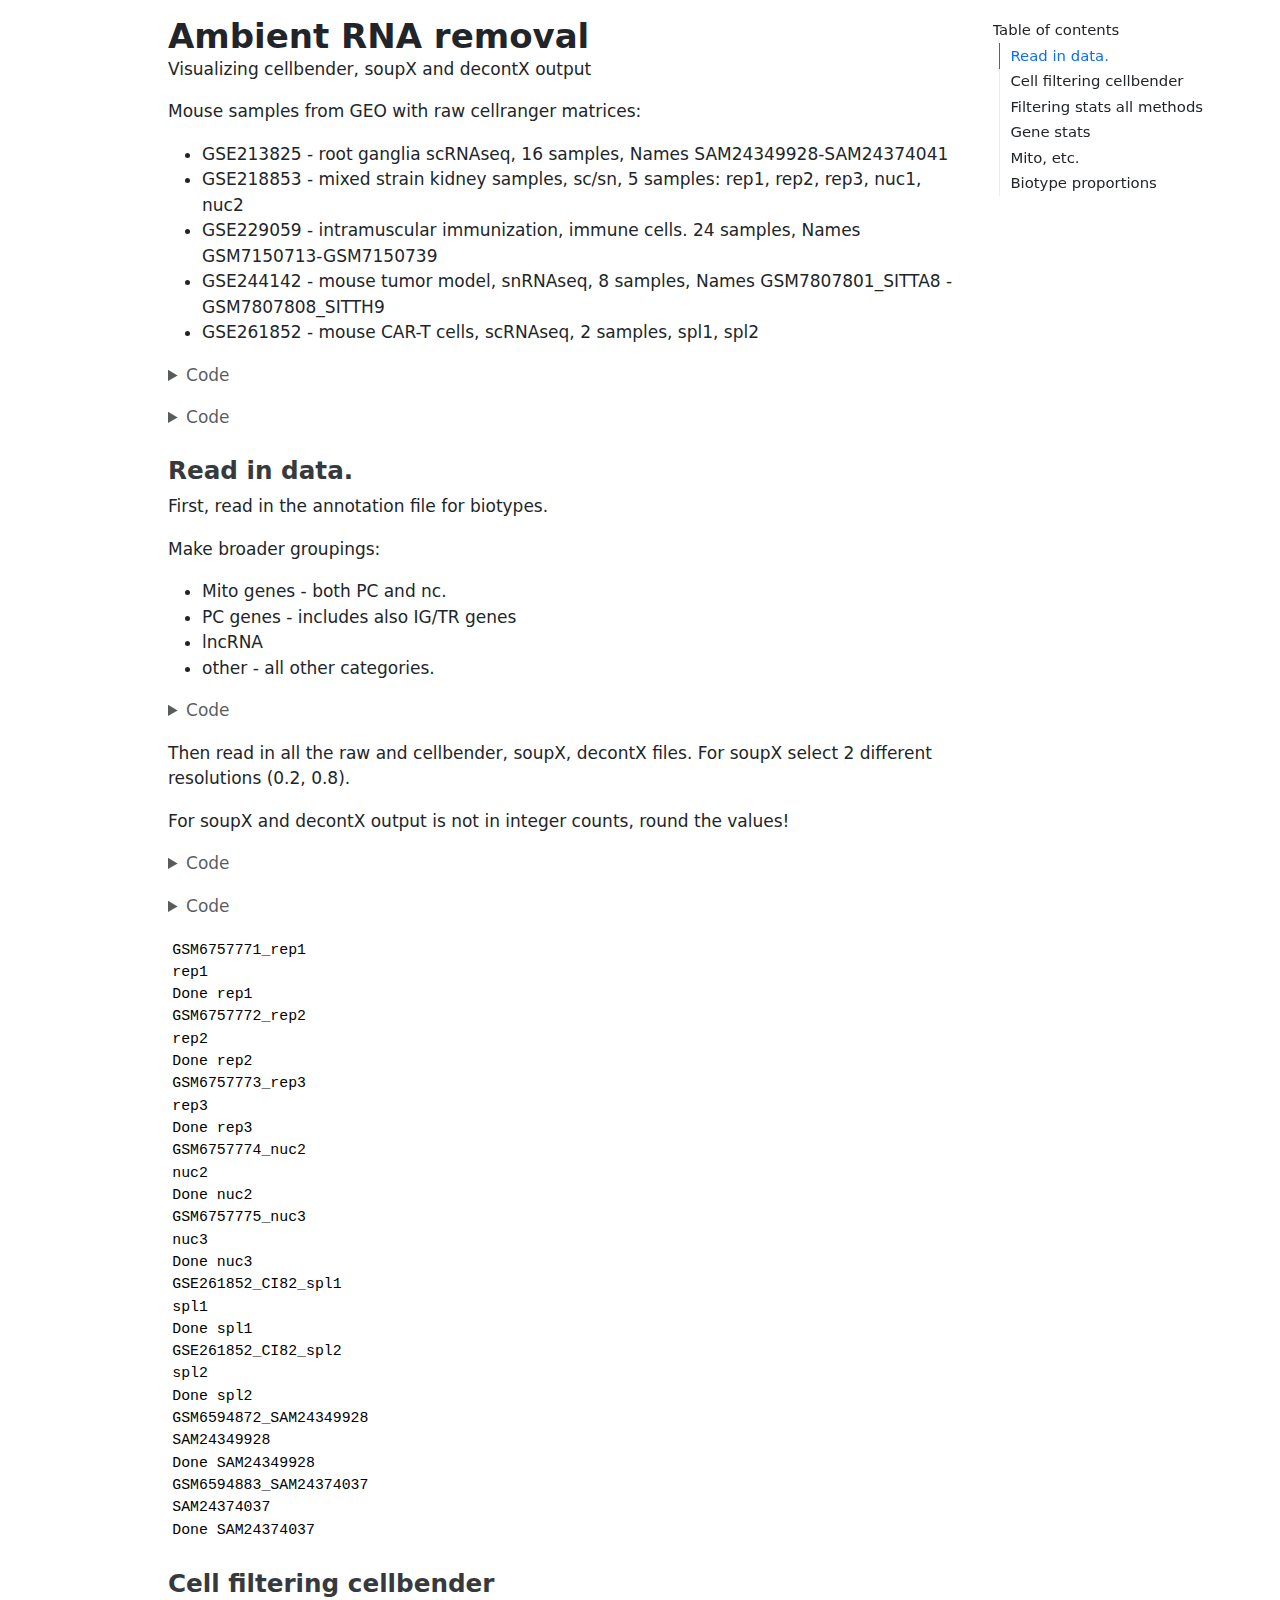
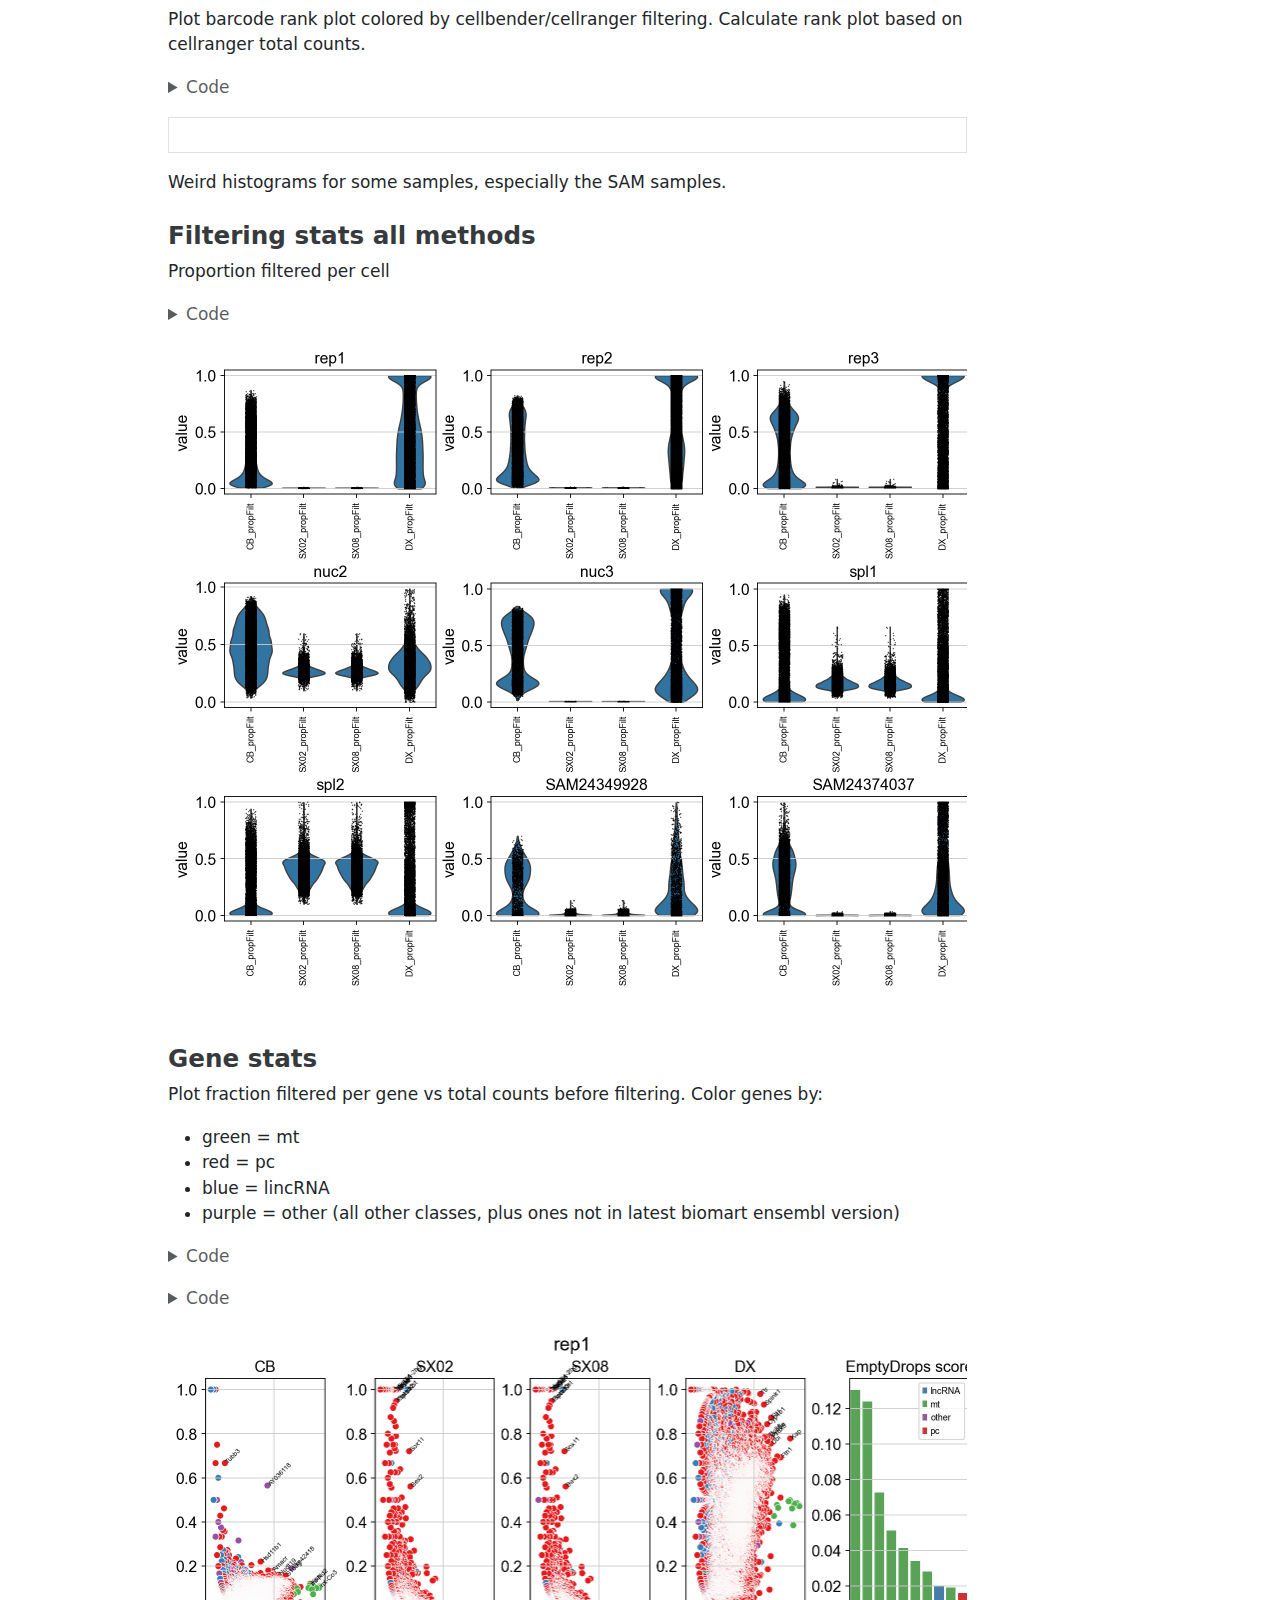
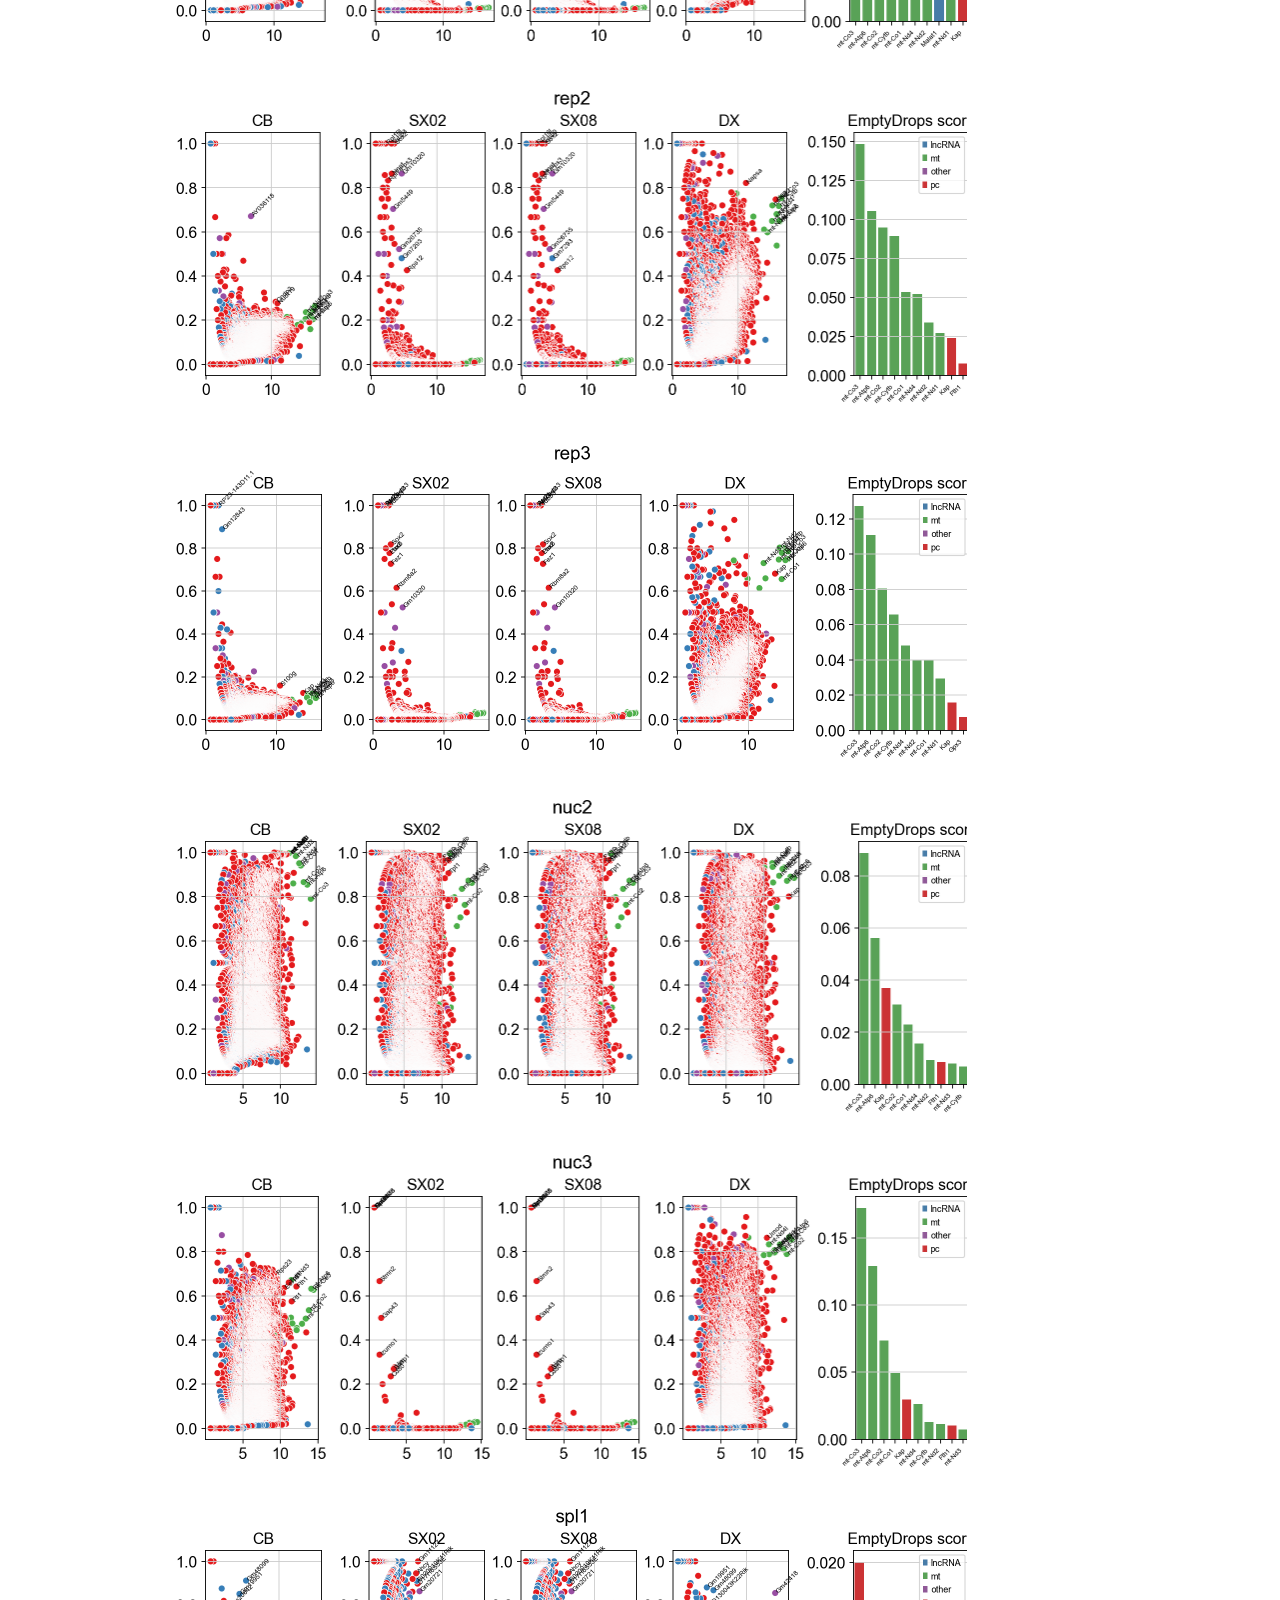
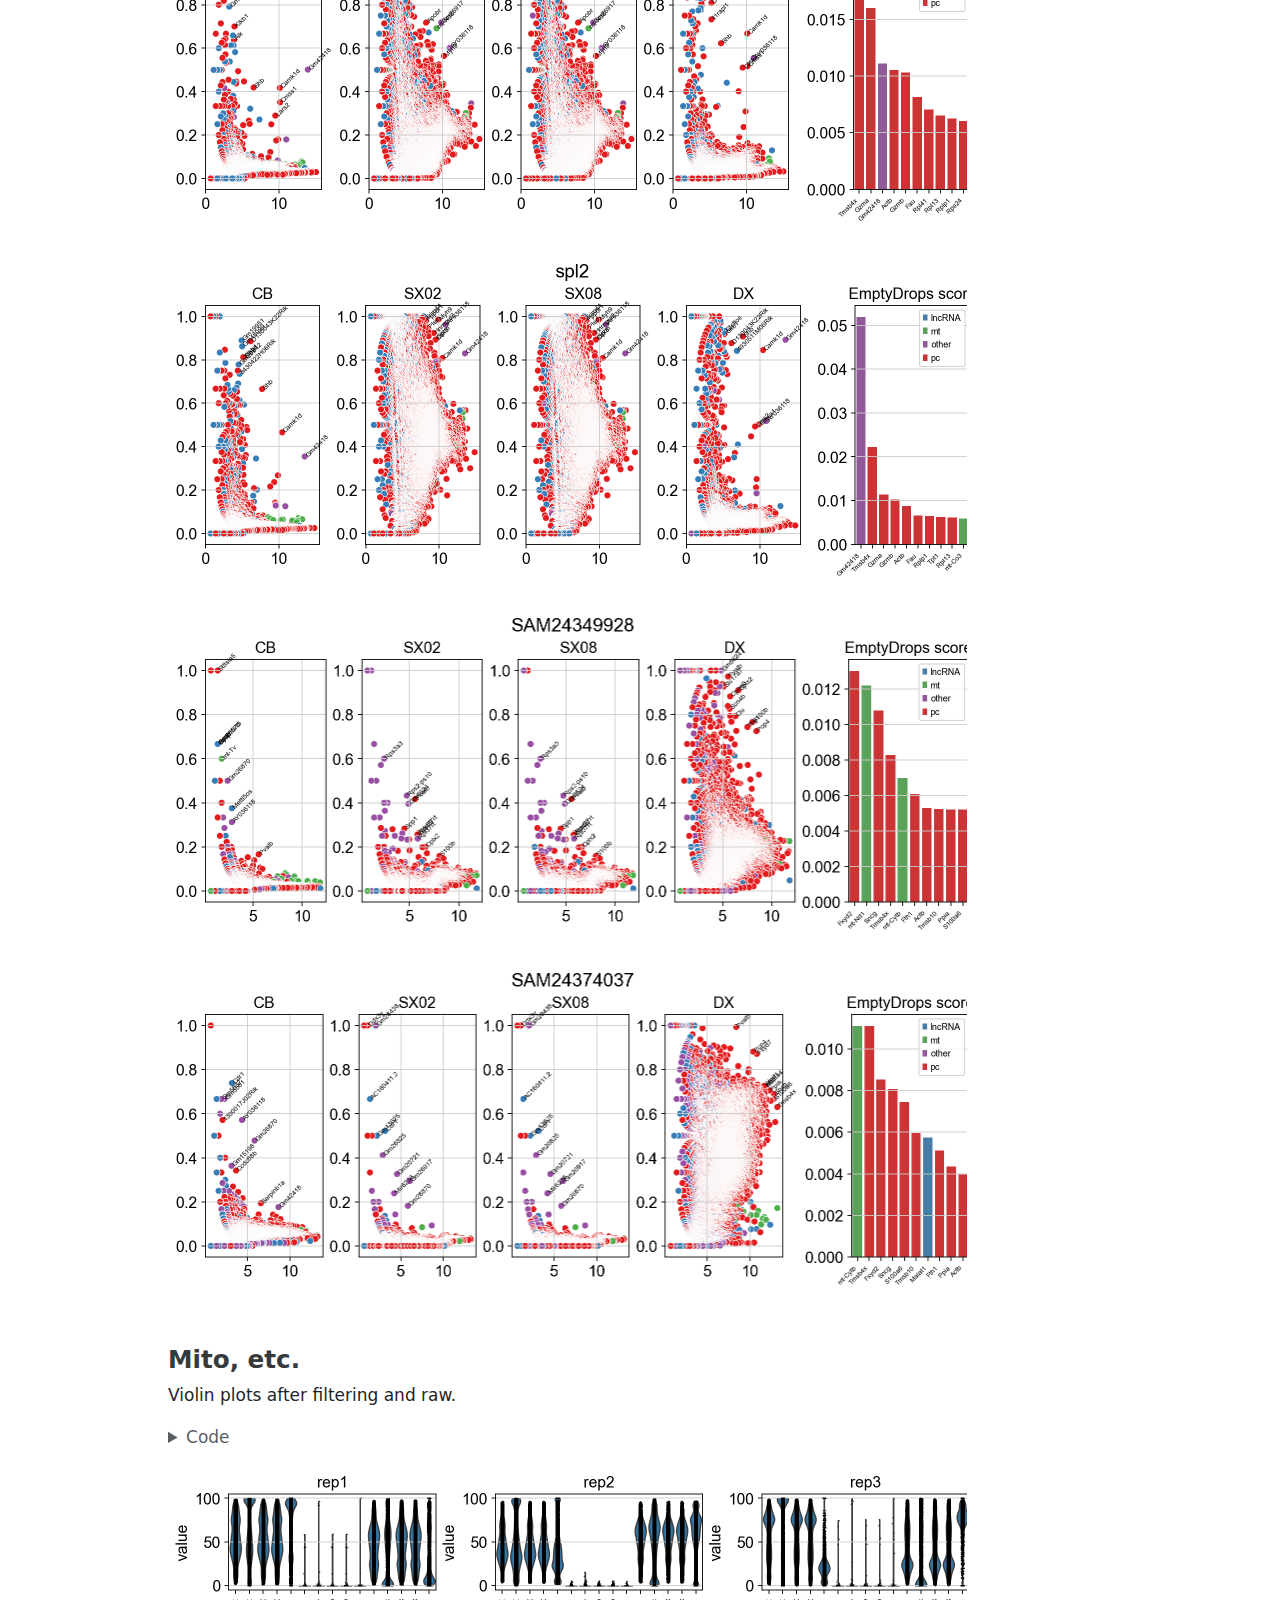
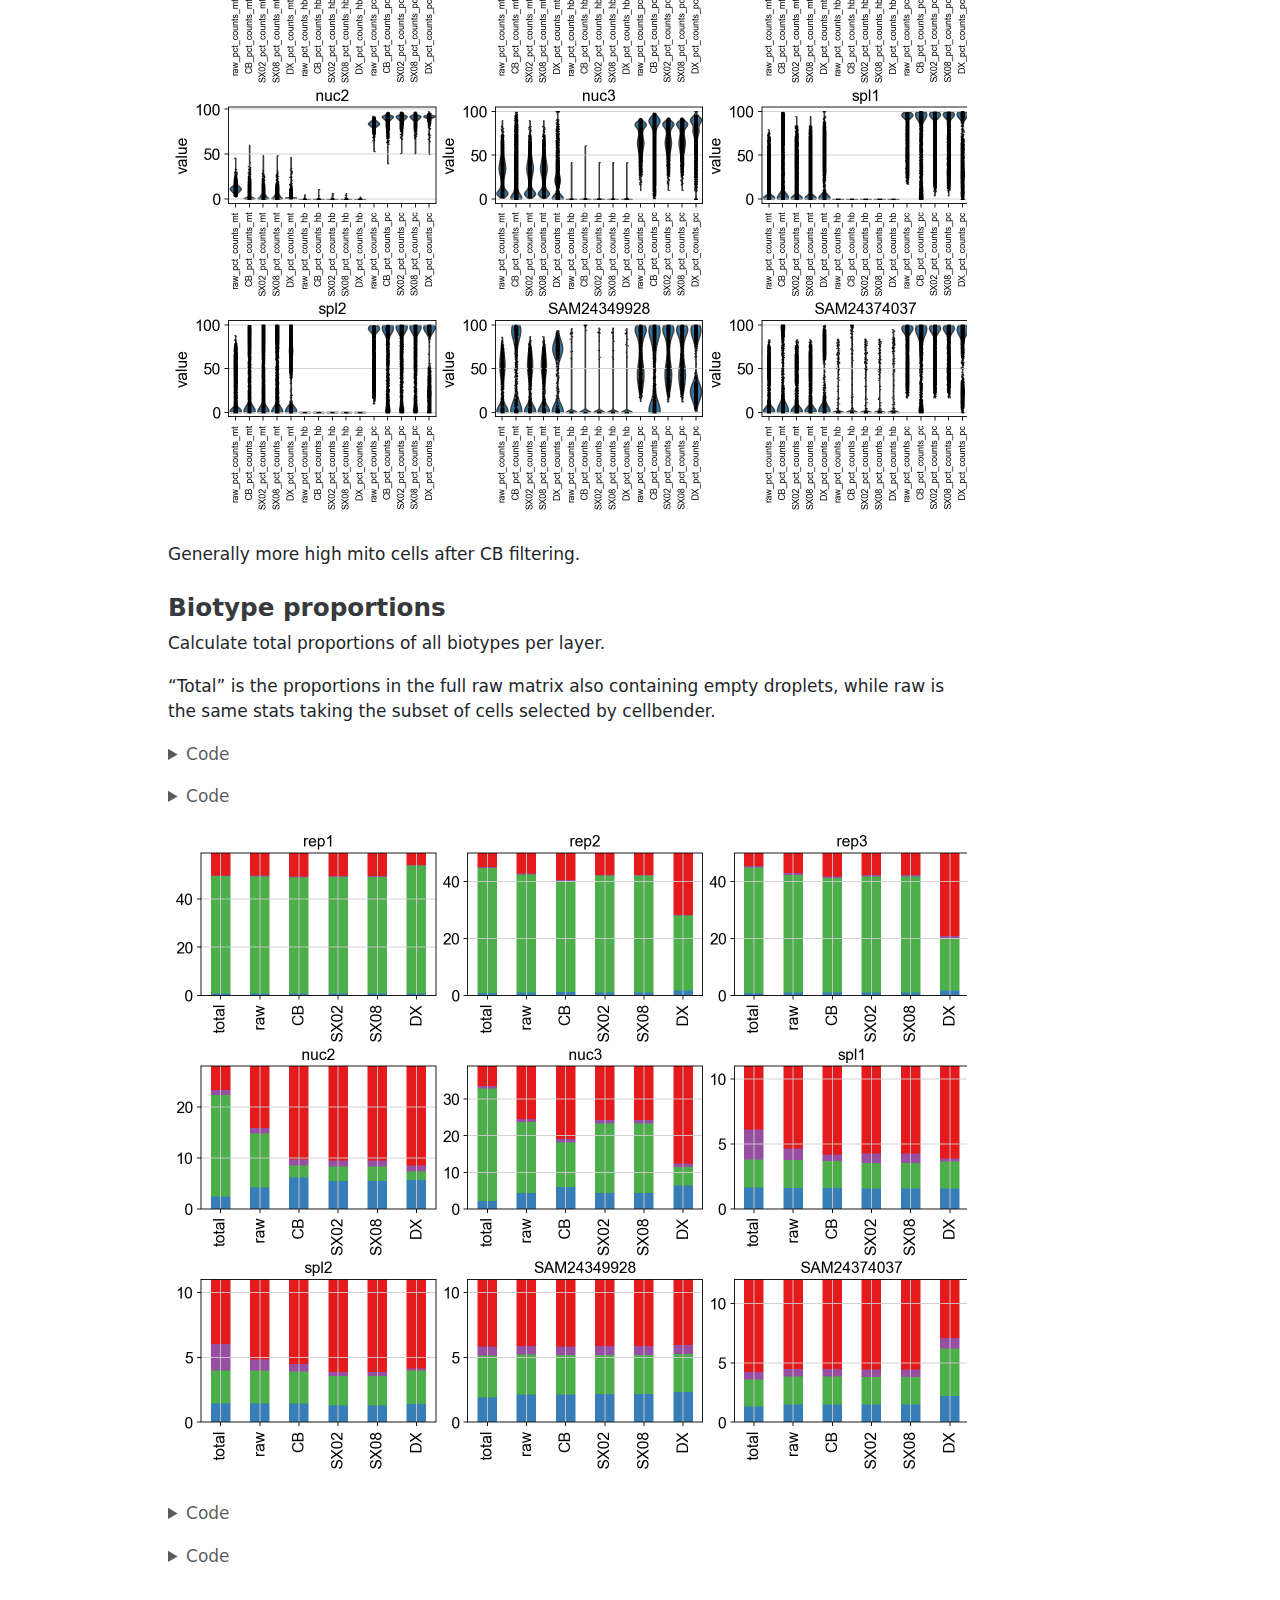
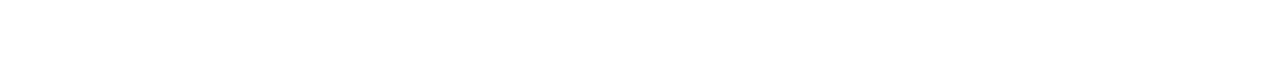
<file: source/ambient/analysis/ambient_methods_overview_wED.html>
<!DOCTYPE html>
<html xmlns="http://www.w3.org/1999/xhtml" lang="en" xml:lang="en"><head>

<meta charset="utf-8">
<meta name="generator" content="quarto-1.5.57">

<meta name="viewport" content="width=device-width, initial-scale=1.0, user-scalable=yes">

<meta name="description" content="Visualizing cellbender, soupX and decontX output">

<title>Ambient RNA removal</title>
<style>
code{white-space: pre-wrap;}
span.smallcaps{font-variant: small-caps;}
div.columns{display: flex; gap: min(4vw, 1.5em);}
div.column{flex: auto; overflow-x: auto;}
div.hanging-indent{margin-left: 1.5em; text-indent: -1.5em;}
ul.task-list{list-style: none;}
ul.task-list li input[type="checkbox"] {
  width: 0.8em;
  margin: 0 0.8em 0.2em -1em; /* quarto-specific, see https://github.com/quarto-dev/quarto-cli/issues/4556 */ 
  vertical-align: middle;
}
/* CSS for syntax highlighting */
pre > code.sourceCode { white-space: pre; position: relative; }
pre > code.sourceCode > span { line-height: 1.25; }
pre > code.sourceCode > span:empty { height: 1.2em; }
.sourceCode { overflow: visible; }
code.sourceCode > span { color: inherit; text-decoration: inherit; }
div.sourceCode { margin: 1em 0; }
pre.sourceCode { margin: 0; }
@media screen {
div.sourceCode { overflow: auto; }
}
@media print {
pre > code.sourceCode { white-space: pre-wrap; }
pre > code.sourceCode > span { display: inline-block; text-indent: -5em; padding-left: 5em; }
}
pre.numberSource code
  { counter-reset: source-line 0; }
pre.numberSource code > span
  { position: relative; left: -4em; counter-increment: source-line; }
pre.numberSource code > span > a:first-child::before
  { content: counter(source-line);
    position: relative; left: -1em; text-align: right; vertical-align: baseline;
    border: none; display: inline-block;
    -webkit-touch-callout: none; -webkit-user-select: none;
    -khtml-user-select: none; -moz-user-select: none;
    -ms-user-select: none; user-select: none;
    padding: 0 4px; width: 4em;
  }
pre.numberSource { margin-left: 3em;  padding-left: 4px; }
div.sourceCode
  {   }
@media screen {
pre > code.sourceCode > span > a:first-child::before { text-decoration: underline; }
}
</style>


<script src="ambient_methods_overview_wED_files/libs/clipboard/clipboard.min.js"></script>
<script src="ambient_methods_overview_wED_files/libs/quarto-html/quarto.js"></script>
<script src="ambient_methods_overview_wED_files/libs/quarto-html/popper.min.js"></script>
<script src="ambient_methods_overview_wED_files/libs/quarto-html/tippy.umd.min.js"></script>
<script src="ambient_methods_overview_wED_files/libs/quarto-html/anchor.min.js"></script>
<link href="ambient_methods_overview_wED_files/libs/quarto-html/tippy.css" rel="stylesheet">
<link href="ambient_methods_overview_wED_files/libs/quarto-html/quarto-syntax-highlighting.css" rel="stylesheet" id="quarto-text-highlighting-styles">
<script src="ambient_methods_overview_wED_files/libs/bootstrap/bootstrap.min.js"></script>
<link href="ambient_methods_overview_wED_files/libs/bootstrap/bootstrap-icons.css" rel="stylesheet">
<link href="ambient_methods_overview_wED_files/libs/bootstrap/bootstrap.min.css" rel="stylesheet" id="quarto-bootstrap" data-mode="light">
<script src="ambient_methods_overview_wED_files/libs/quarto-contrib/glightbox/glightbox.min.js"></script>
<link href="ambient_methods_overview_wED_files/libs/quarto-contrib/glightbox/glightbox.min.css" rel="stylesheet">
<link href="ambient_methods_overview_wED_files/libs/quarto-contrib/glightbox/lightbox.css" rel="stylesheet">


</head>

<body>

<div id="quarto-content" class="page-columns page-rows-contents page-layout-article">
<div id="quarto-margin-sidebar" class="sidebar margin-sidebar">
  <nav id="TOC" role="doc-toc" class="toc-active" data-toc-expanded="1">
    <h2 id="toc-title">Table of contents</h2>
   
  <ul>
  <li><a href="#read-in-data." id="toc-read-in-data." class="nav-link active" data-scroll-target="#read-in-data.">Read in data.</a></li>
  <li><a href="#cell-filtering-cellbender" id="toc-cell-filtering-cellbender" class="nav-link" data-scroll-target="#cell-filtering-cellbender">Cell filtering cellbender</a></li>
  <li><a href="#filtering-stats-all-methods" id="toc-filtering-stats-all-methods" class="nav-link" data-scroll-target="#filtering-stats-all-methods">Filtering stats all methods</a></li>
  <li><a href="#gene-stats" id="toc-gene-stats" class="nav-link" data-scroll-target="#gene-stats">Gene stats</a></li>
  <li><a href="#mito-etc." id="toc-mito-etc." class="nav-link" data-scroll-target="#mito-etc.">Mito, etc.</a></li>
  <li><a href="#biotype-proportions" id="toc-biotype-proportions" class="nav-link" data-scroll-target="#biotype-proportions">Biotype proportions</a></li>
  </ul>
</nav>
</div>
<main class="content" id="quarto-document-content">

<header id="title-block-header" class="quarto-title-block default">
<div class="quarto-title">
<h1 class="title">Ambient RNA removal</h1>
</div>

<div>
  <div class="description">
    Visualizing cellbender, soupX and decontX output
  </div>
</div>


<div class="quarto-title-meta">

    
  
    
  </div>
  


</header>


<p>Mouse samples from GEO with raw cellranger matrices:</p>
<ul>
<li>GSE213825 - root ganglia scRNAseq, 16 samples, Names SAM24349928-SAM24374041</li>
<li>GSE218853 - mixed strain kidney samples, sc/sn, 5 samples: rep1, rep2, rep3, nuc1, nuc2</li>
<li>GSE229059 - intramuscular immunization, immune cells. 24 samples, Names GSM7150713-GSM7150739</li>
<li>GSE244142 - mouse tumor model, snRNAseq, 8 samples, Names GSM7807801_SITTA8 - GSM7807808_SITTH9</li>
<li>GSE261852 - mouse CAR-T cells, scRNAseq, 2 samples, spl1, spl2</li>
</ul>
<div id="yaml-load" class="cell" data-execution_count="1">
<details class="code-fold">
<summary>Code</summary>
<div class="sourceCode cell-code" id="cb1"><pre class="sourceCode python code-with-copy"><code class="sourceCode python"><span id="cb1-1"><a href="#cb1-1" aria-hidden="true" tabindex="-1"></a><span class="im">import</span> yaml</span>
<span id="cb1-2"><a href="#cb1-2" aria-hidden="true" tabindex="-1"></a><span class="cf">with</span> <span class="bu">open</span>(<span class="st">'./settings.yml'</span>, <span class="st">'r'</span>) <span class="im">as</span> f:</span>
<span id="cb1-3"><a href="#cb1-3" aria-hidden="true" tabindex="-1"></a>    settings <span class="op">=</span> yaml.load(f, Loader<span class="op">=</span>yaml.SafeLoader)</span></code><button title="Copy to Clipboard" class="code-copy-button"><i class="bi"></i></button></pre></div>
</details>
</div>
<div id="libraries" class="cell" data-execution_count="2">
<details class="code-fold">
<summary>Code</summary>
<div class="sourceCode cell-code" id="cb2"><pre class="sourceCode python code-with-copy"><code class="sourceCode python"><span id="cb2-1"><a href="#cb2-1" aria-hidden="true" tabindex="-1"></a><span class="im">import</span> os</span>
<span id="cb2-2"><a href="#cb2-2" aria-hidden="true" tabindex="-1"></a><span class="im">import</span> glob</span>
<span id="cb2-3"><a href="#cb2-3" aria-hidden="true" tabindex="-1"></a><span class="im">import</span> numpy <span class="im">as</span> np</span>
<span id="cb2-4"><a href="#cb2-4" aria-hidden="true" tabindex="-1"></a><span class="im">import</span> pandas <span class="im">as</span> pd</span>
<span id="cb2-5"><a href="#cb2-5" aria-hidden="true" tabindex="-1"></a><span class="im">import</span> scanpy <span class="im">as</span> sc</span>
<span id="cb2-6"><a href="#cb2-6" aria-hidden="true" tabindex="-1"></a><span class="im">import</span> warnings</span>
<span id="cb2-7"><a href="#cb2-7" aria-hidden="true" tabindex="-1"></a><span class="co">#import pyreadr</span></span>
<span id="cb2-8"><a href="#cb2-8" aria-hidden="true" tabindex="-1"></a><span class="im">import</span> matplotlib.pyplot <span class="im">as</span> plt</span>
<span id="cb2-9"><a href="#cb2-9" aria-hidden="true" tabindex="-1"></a><span class="im">import</span> seaborn <span class="im">as</span> sns</span>
<span id="cb2-10"><a href="#cb2-10" aria-hidden="true" tabindex="-1"></a><span class="im">from</span> IPython.display <span class="im">import</span> display, Markdown</span>
<span id="cb2-11"><a href="#cb2-11" aria-hidden="true" tabindex="-1"></a></span>
<span id="cb2-12"><a href="#cb2-12" aria-hidden="true" tabindex="-1"></a></span>
<span id="cb2-13"><a href="#cb2-13" aria-hidden="true" tabindex="-1"></a>warnings.simplefilter(action<span class="op">=</span><span class="st">'ignore'</span>, category<span class="op">=</span><span class="pp">Warning</span>)</span>
<span id="cb2-14"><a href="#cb2-14" aria-hidden="true" tabindex="-1"></a></span>
<span id="cb2-15"><a href="#cb2-15" aria-hidden="true" tabindex="-1"></a><span class="co"># verbosity: errors (0), warnings (1), info (2), hints (3)</span></span>
<span id="cb2-16"><a href="#cb2-16" aria-hidden="true" tabindex="-1"></a>sc.settings.verbosity <span class="op">=</span> <span class="dv">0</span></span>
<span id="cb2-17"><a href="#cb2-17" aria-hidden="true" tabindex="-1"></a>sc.settings.set_figure_params(dpi<span class="op">=</span><span class="dv">80</span>)</span></code><button title="Copy to Clipboard" class="code-copy-button"><i class="bi"></i></button></pre></div>
</details>
</div>
<section id="read-in-data." class="level3">
<h3 class="anchored" data-anchor-id="read-in-data.">Read in data.</h3>
<p>First, read in the annotation file for biotypes.</p>
<p>Make broader groupings:</p>
<ul>
<li>Mito genes - both PC and nc.</li>
<li>PC genes - includes also IG/TR genes</li>
<li>lncRNA</li>
<li>other - all other categories.</li>
</ul>
<div id="load-annot" class="cell" data-execution_count="3">
<details class="code-fold">
<summary>Code</summary>
<div class="sourceCode cell-code" id="cb3"><pre class="sourceCode python code-with-copy"><code class="sourceCode python"><span id="cb3-1"><a href="#cb3-1" aria-hidden="true" tabindex="-1"></a>indir <span class="op">=</span> <span class="st">"/Users/asabjor/projects/sc-devop/scQC/data/mouse"</span></span>
<span id="cb3-2"><a href="#cb3-2" aria-hidden="true" tabindex="-1"></a>cbdir <span class="op">=</span> os.path.join(indir,<span class="st">"output"</span>)</span>
<span id="cb3-3"><a href="#cb3-3" aria-hidden="true" tabindex="-1"></a>annot_file <span class="op">=</span> os.path.join(cbdir, <span class="st">"mouse_annotation.csv"</span>)</span>
<span id="cb3-4"><a href="#cb3-4" aria-hidden="true" tabindex="-1"></a>pdir <span class="op">=</span> os.path.join(indir,<span class="st">"pipeline"</span>)</span>
<span id="cb3-5"><a href="#cb3-5" aria-hidden="true" tabindex="-1"></a></span>
<span id="cb3-6"><a href="#cb3-6" aria-hidden="true" tabindex="-1"></a><span class="cf">if</span> os.path.exists(annot_file):</span>
<span id="cb3-7"><a href="#cb3-7" aria-hidden="true" tabindex="-1"></a>    annot <span class="op">=</span> pd.read_csv(annot_file, index_col<span class="op">=</span><span class="dv">0</span>)</span>
<span id="cb3-8"><a href="#cb3-8" aria-hidden="true" tabindex="-1"></a><span class="cf">else</span>:   </span>
<span id="cb3-9"><a href="#cb3-9" aria-hidden="true" tabindex="-1"></a>    annot <span class="op">=</span> sc.queries.biomart_annotations(<span class="st">"mmusculus"</span>, [<span class="st">"ensembl_gene_id"</span>, <span class="st">"external_gene_name"</span>, <span class="st">"start_position"</span>, <span class="st">"end_position"</span>, <span class="st">"chromosome_name"</span>, <span class="st">"gene_biotype"</span>] )</span>
<span id="cb3-10"><a href="#cb3-10" aria-hidden="true" tabindex="-1"></a>    annot.to_csv(annot_file)</span>
<span id="cb3-11"><a href="#cb3-11" aria-hidden="true" tabindex="-1"></a></span>
<span id="cb3-12"><a href="#cb3-12" aria-hidden="true" tabindex="-1"></a></span>
<span id="cb3-13"><a href="#cb3-13" aria-hidden="true" tabindex="-1"></a><span class="co"># make slim biotype</span></span>
<span id="cb3-14"><a href="#cb3-14" aria-hidden="true" tabindex="-1"></a>annot[<span class="st">"gene_class"</span>]<span class="op">=</span> <span class="st">"other"</span></span>
<span id="cb3-15"><a href="#cb3-15" aria-hidden="true" tabindex="-1"></a></span>
<span id="cb3-16"><a href="#cb3-16" aria-hidden="true" tabindex="-1"></a>pc_genes <span class="op">=</span> [<span class="st">"protein_coding"</span>,<span class="st">"IG_V_gene"</span>,<span class="st">"IG_D_gene"</span>,<span class="st">"IG_J_gene"</span>,<span class="st">"IG_C_gene"</span>,<span class="st">"IG_LV_gene"</span>, <span class="st">"TR_V_gene"</span>,<span class="st">"TR_J_gene"</span>,<span class="st">"TR_C_gene"</span>,<span class="st">"TR_D_gene"</span> ]</span>
<span id="cb3-17"><a href="#cb3-17" aria-hidden="true" tabindex="-1"></a></span>
<span id="cb3-18"><a href="#cb3-18" aria-hidden="true" tabindex="-1"></a>annot[<span class="st">"gene_class"</span>][annot.gene_biotype.isin(pc_genes)] <span class="op">=</span> <span class="st">"pc"</span></span>
<span id="cb3-19"><a href="#cb3-19" aria-hidden="true" tabindex="-1"></a>annot[<span class="st">"gene_class"</span>][annot.gene_biotype <span class="op">==</span> <span class="st">"lncRNA"</span>] <span class="op">=</span> <span class="st">"lncRNA"</span></span>
<span id="cb3-20"><a href="#cb3-20" aria-hidden="true" tabindex="-1"></a>annot[<span class="st">"gene_class"</span>][annot.external_gene_name.<span class="bu">str</span>.startswith(<span class="st">'mt-'</span>).fillna(<span class="va">False</span>)] <span class="op">=</span> <span class="st">"mt"</span></span>
<span id="cb3-21"><a href="#cb3-21" aria-hidden="true" tabindex="-1"></a></span>
<span id="cb3-22"><a href="#cb3-22" aria-hidden="true" tabindex="-1"></a><span class="co"># define list of all classes.</span></span>
<span id="cb3-23"><a href="#cb3-23" aria-hidden="true" tabindex="-1"></a>gene_classes <span class="op">=</span> [<span class="st">"mt"</span>,<span class="st">"pc"</span>,<span class="st">"lncRNA"</span>,<span class="st">"other"</span>]</span></code><button title="Copy to Clipboard" class="code-copy-button"><i class="bi"></i></button></pre></div>
</details>
</div>
<p>Then read in all the raw and cellbender, soupX, decontX files. For soupX select 2 different resolutions (0.2, 0.8).</p>
<p>For soupX and decontX output is not in integer counts, round the values!</p>
<div id="functions" class="cell" data-execution_count="4">
<details class="code-fold">
<summary>Code</summary>
<div class="sourceCode cell-code" id="cb4"><pre class="sourceCode python code-with-copy"><code class="sourceCode python"><span id="cb4-1"><a href="#cb4-1" aria-hidden="true" tabindex="-1"></a><span class="co"># does not work to read in the cellbender files from GSE244142 with sc.read_10x_h5</span></span>
<span id="cb4-2"><a href="#cb4-2" aria-hidden="true" tabindex="-1"></a><span class="co"># gives zero genes.</span></span>
<span id="cb4-3"><a href="#cb4-3" aria-hidden="true" tabindex="-1"></a><span class="co"># minor modifications of the scanpy function, now works to load the data!</span></span>
<span id="cb4-4"><a href="#cb4-4" aria-hidden="true" tabindex="-1"></a></span>
<span id="cb4-5"><a href="#cb4-5" aria-hidden="true" tabindex="-1"></a><span class="im">import</span> h5py</span>
<span id="cb4-6"><a href="#cb4-6" aria-hidden="true" tabindex="-1"></a><span class="im">import</span> anndata <span class="im">as</span> ad</span>
<span id="cb4-7"><a href="#cb4-7" aria-hidden="true" tabindex="-1"></a></span>
<span id="cb4-8"><a href="#cb4-8" aria-hidden="true" tabindex="-1"></a><span class="kw">def</span> _collect_datasets(dsets: <span class="bu">dict</span>, group: h5py.Group):</span>
<span id="cb4-9"><a href="#cb4-9" aria-hidden="true" tabindex="-1"></a>    <span class="cf">for</span> k, v <span class="kw">in</span> group.items():</span>
<span id="cb4-10"><a href="#cb4-10" aria-hidden="true" tabindex="-1"></a>        <span class="cf">if</span> <span class="bu">isinstance</span>(v, h5py.Dataset):</span>
<span id="cb4-11"><a href="#cb4-11" aria-hidden="true" tabindex="-1"></a>            dsets[k] <span class="op">=</span> v[()]</span>
<span id="cb4-12"><a href="#cb4-12" aria-hidden="true" tabindex="-1"></a>        <span class="cf">else</span>:</span>
<span id="cb4-13"><a href="#cb4-13" aria-hidden="true" tabindex="-1"></a>            _collect_datasets(dsets, v)</span>
<span id="cb4-14"><a href="#cb4-14" aria-hidden="true" tabindex="-1"></a></span>
<span id="cb4-15"><a href="#cb4-15" aria-hidden="true" tabindex="-1"></a><span class="kw">def</span> _read_v3_10x_h5(filename, <span class="op">*</span>, start<span class="op">=</span><span class="va">None</span>):</span>
<span id="cb4-16"><a href="#cb4-16" aria-hidden="true" tabindex="-1"></a>    <span class="co">"""</span></span>
<span id="cb4-17"><a href="#cb4-17" aria-hidden="true" tabindex="-1"></a><span class="co">    Read hdf5 file from Cell Ranger v3 or later versions.</span></span>
<span id="cb4-18"><a href="#cb4-18" aria-hidden="true" tabindex="-1"></a><span class="co">    """</span></span>
<span id="cb4-19"><a href="#cb4-19" aria-hidden="true" tabindex="-1"></a>    <span class="cf">with</span> h5py.File(<span class="bu">str</span>(filename), <span class="st">"r"</span>) <span class="im">as</span> f:</span>
<span id="cb4-20"><a href="#cb4-20" aria-hidden="true" tabindex="-1"></a>        <span class="cf">try</span>:</span>
<span id="cb4-21"><a href="#cb4-21" aria-hidden="true" tabindex="-1"></a>            dsets <span class="op">=</span> {}</span>
<span id="cb4-22"><a href="#cb4-22" aria-hidden="true" tabindex="-1"></a>            _collect_datasets(dsets, f[<span class="st">"matrix"</span>])</span>
<span id="cb4-23"><a href="#cb4-23" aria-hidden="true" tabindex="-1"></a></span>
<span id="cb4-24"><a href="#cb4-24" aria-hidden="true" tabindex="-1"></a>            <span class="im">from</span> scipy.sparse <span class="im">import</span> csr_matrix</span>
<span id="cb4-25"><a href="#cb4-25" aria-hidden="true" tabindex="-1"></a></span>
<span id="cb4-26"><a href="#cb4-26" aria-hidden="true" tabindex="-1"></a>            M, N <span class="op">=</span> dsets[<span class="st">"shape"</span>]</span>
<span id="cb4-27"><a href="#cb4-27" aria-hidden="true" tabindex="-1"></a>            data <span class="op">=</span> dsets[<span class="st">"data"</span>]</span>
<span id="cb4-28"><a href="#cb4-28" aria-hidden="true" tabindex="-1"></a>            <span class="cf">if</span> dsets[<span class="st">"data"</span>].dtype <span class="op">==</span> np.dtype(<span class="st">"int32"</span>):</span>
<span id="cb4-29"><a href="#cb4-29" aria-hidden="true" tabindex="-1"></a>                data <span class="op">=</span> dsets[<span class="st">"data"</span>].view(<span class="st">"float32"</span>)</span>
<span id="cb4-30"><a href="#cb4-30" aria-hidden="true" tabindex="-1"></a>                data[:] <span class="op">=</span> dsets[<span class="st">"data"</span>]</span>
<span id="cb4-31"><a href="#cb4-31" aria-hidden="true" tabindex="-1"></a>            matrix <span class="op">=</span> csr_matrix(</span>
<span id="cb4-32"><a href="#cb4-32" aria-hidden="true" tabindex="-1"></a>                (data, dsets[<span class="st">"indices"</span>], dsets[<span class="st">"indptr"</span>]),</span>
<span id="cb4-33"><a href="#cb4-33" aria-hidden="true" tabindex="-1"></a>                shape<span class="op">=</span>(N, M),</span>
<span id="cb4-34"><a href="#cb4-34" aria-hidden="true" tabindex="-1"></a>            )</span>
<span id="cb4-35"><a href="#cb4-35" aria-hidden="true" tabindex="-1"></a>            obs_dict <span class="op">=</span> {<span class="st">"obs_names"</span>: dsets[<span class="st">"barcodes"</span>].astype(<span class="bu">str</span>)}</span>
<span id="cb4-36"><a href="#cb4-36" aria-hidden="true" tabindex="-1"></a>            var_dict <span class="op">=</span> {<span class="st">"var_names"</span>: dsets[<span class="st">"name"</span>].astype(<span class="bu">str</span>)}</span>
<span id="cb4-37"><a href="#cb4-37" aria-hidden="true" tabindex="-1"></a></span>
<span id="cb4-38"><a href="#cb4-38" aria-hidden="true" tabindex="-1"></a>            <span class="cf">if</span> <span class="st">"gene_id"</span> <span class="kw">not</span> <span class="kw">in</span> dsets:</span>
<span id="cb4-39"><a href="#cb4-39" aria-hidden="true" tabindex="-1"></a>                <span class="co"># Read metadata specific to a feature-barcode matrix</span></span>
<span id="cb4-40"><a href="#cb4-40" aria-hidden="true" tabindex="-1"></a>                var_dict[<span class="st">"gene_ids"</span>] <span class="op">=</span> dsets[<span class="st">"id"</span>].astype(<span class="bu">str</span>)</span>
<span id="cb4-41"><a href="#cb4-41" aria-hidden="true" tabindex="-1"></a>            <span class="cf">else</span>:</span>
<span id="cb4-42"><a href="#cb4-42" aria-hidden="true" tabindex="-1"></a>                <span class="co"># Read metadata specific to a probe-barcode matrix</span></span>
<span id="cb4-43"><a href="#cb4-43" aria-hidden="true" tabindex="-1"></a>                var_dict.update(</span>
<span id="cb4-44"><a href="#cb4-44" aria-hidden="true" tabindex="-1"></a>                    {</span>
<span id="cb4-45"><a href="#cb4-45" aria-hidden="true" tabindex="-1"></a>                        <span class="st">"gene_ids"</span>: dsets[<span class="st">"gene_id"</span>].astype(<span class="bu">str</span>),</span>
<span id="cb4-46"><a href="#cb4-46" aria-hidden="true" tabindex="-1"></a>                        <span class="st">"probe_ids"</span>: dsets[<span class="st">"id"</span>].astype(<span class="bu">str</span>),</span>
<span id="cb4-47"><a href="#cb4-47" aria-hidden="true" tabindex="-1"></a>                    }</span>
<span id="cb4-48"><a href="#cb4-48" aria-hidden="true" tabindex="-1"></a>                )</span>
<span id="cb4-49"><a href="#cb4-49" aria-hidden="true" tabindex="-1"></a>            var_dict[<span class="st">"feature_types"</span>] <span class="op">=</span> dsets[<span class="st">"feature_type"</span>].astype(<span class="bu">str</span>)</span>
<span id="cb4-50"><a href="#cb4-50" aria-hidden="true" tabindex="-1"></a>            <span class="cf">if</span> <span class="st">"filtered_barcodes"</span> <span class="kw">in</span> f[<span class="st">"matrix"</span>]:</span>
<span id="cb4-51"><a href="#cb4-51" aria-hidden="true" tabindex="-1"></a>                obs_dict[<span class="st">"filtered_barcodes"</span>] <span class="op">=</span> dsets[<span class="st">"filtered_barcodes"</span>].astype(<span class="bu">bool</span>)</span>
<span id="cb4-52"><a href="#cb4-52" aria-hidden="true" tabindex="-1"></a></span>
<span id="cb4-53"><a href="#cb4-53" aria-hidden="true" tabindex="-1"></a>            <span class="cf">if</span> <span class="st">"features"</span> <span class="kw">in</span> f[<span class="st">"matrix"</span>]:</span>
<span id="cb4-54"><a href="#cb4-54" aria-hidden="true" tabindex="-1"></a>                var_dict.update(</span>
<span id="cb4-55"><a href="#cb4-55" aria-hidden="true" tabindex="-1"></a>                    (</span>
<span id="cb4-56"><a href="#cb4-56" aria-hidden="true" tabindex="-1"></a>                        feature_metadata_name,</span>
<span id="cb4-57"><a href="#cb4-57" aria-hidden="true" tabindex="-1"></a>                        dsets[feature_metadata_name].astype(</span>
<span id="cb4-58"><a href="#cb4-58" aria-hidden="true" tabindex="-1"></a>                            <span class="bu">bool</span> <span class="cf">if</span> feature_metadata_item.dtype.kind <span class="op">==</span> <span class="st">"b"</span> <span class="cf">else</span> <span class="bu">str</span></span>
<span id="cb4-59"><a href="#cb4-59" aria-hidden="true" tabindex="-1"></a>                        ),</span>
<span id="cb4-60"><a href="#cb4-60" aria-hidden="true" tabindex="-1"></a>                    )</span>
<span id="cb4-61"><a href="#cb4-61" aria-hidden="true" tabindex="-1"></a>                    <span class="cf">for</span> feature_metadata_name, feature_metadata_item <span class="kw">in</span> f[<span class="st">"matrix"</span>][</span>
<span id="cb4-62"><a href="#cb4-62" aria-hidden="true" tabindex="-1"></a>                        <span class="st">"features"</span></span>
<span id="cb4-63"><a href="#cb4-63" aria-hidden="true" tabindex="-1"></a>                    ].items()</span>
<span id="cb4-64"><a href="#cb4-64" aria-hidden="true" tabindex="-1"></a>                    <span class="cf">if</span> <span class="bu">isinstance</span>(feature_metadata_item, h5py.Dataset)</span>
<span id="cb4-65"><a href="#cb4-65" aria-hidden="true" tabindex="-1"></a>                    <span class="kw">and</span> feature_metadata_name</span>
<span id="cb4-66"><a href="#cb4-66" aria-hidden="true" tabindex="-1"></a>                    <span class="kw">not</span> <span class="kw">in</span> [</span>
<span id="cb4-67"><a href="#cb4-67" aria-hidden="true" tabindex="-1"></a>                        <span class="st">"name"</span>,</span>
<span id="cb4-68"><a href="#cb4-68" aria-hidden="true" tabindex="-1"></a>                        <span class="st">"feature_type"</span>,</span>
<span id="cb4-69"><a href="#cb4-69" aria-hidden="true" tabindex="-1"></a>                        <span class="st">"id"</span>,</span>
<span id="cb4-70"><a href="#cb4-70" aria-hidden="true" tabindex="-1"></a>                        <span class="st">"gene_id"</span>,</span>
<span id="cb4-71"><a href="#cb4-71" aria-hidden="true" tabindex="-1"></a>                        <span class="st">"_all_tag_keys"</span>,</span>
<span id="cb4-72"><a href="#cb4-72" aria-hidden="true" tabindex="-1"></a>                    ]</span>
<span id="cb4-73"><a href="#cb4-73" aria-hidden="true" tabindex="-1"></a>                )</span>
<span id="cb4-74"><a href="#cb4-74" aria-hidden="true" tabindex="-1"></a>            <span class="cf">else</span>:</span>
<span id="cb4-75"><a href="#cb4-75" aria-hidden="true" tabindex="-1"></a>                msg <span class="op">=</span> <span class="st">"10x h5 has no features group"</span></span>
<span id="cb4-76"><a href="#cb4-76" aria-hidden="true" tabindex="-1"></a>                <span class="cf">raise</span> <span class="pp">ValueError</span>(msg)</span>
<span id="cb4-77"><a href="#cb4-77" aria-hidden="true" tabindex="-1"></a>            adata <span class="op">=</span> ad.AnnData(</span>
<span id="cb4-78"><a href="#cb4-78" aria-hidden="true" tabindex="-1"></a>                matrix,</span>
<span id="cb4-79"><a href="#cb4-79" aria-hidden="true" tabindex="-1"></a>                obs<span class="op">=</span>obs_dict,</span>
<span id="cb4-80"><a href="#cb4-80" aria-hidden="true" tabindex="-1"></a>                var<span class="op">=</span>var_dict,</span>
<span id="cb4-81"><a href="#cb4-81" aria-hidden="true" tabindex="-1"></a>            )</span>
<span id="cb4-82"><a href="#cb4-82" aria-hidden="true" tabindex="-1"></a>            <span class="co">#logg.info("", time=start)</span></span>
<span id="cb4-83"><a href="#cb4-83" aria-hidden="true" tabindex="-1"></a>            <span class="cf">return</span> adata</span>
<span id="cb4-84"><a href="#cb4-84" aria-hidden="true" tabindex="-1"></a>        <span class="cf">except</span> <span class="pp">KeyError</span>:</span>
<span id="cb4-85"><a href="#cb4-85" aria-hidden="true" tabindex="-1"></a>            msg <span class="op">=</span> <span class="st">"File is missing one or more required datasets."</span></span>
<span id="cb4-86"><a href="#cb4-86" aria-hidden="true" tabindex="-1"></a>            <span class="cf">raise</span> <span class="pp">Exception</span>(msg)</span></code><button title="Copy to Clipboard" class="code-copy-button"><i class="bi"></i></button></pre></div>
</details>
</div>
<div id="load-data" class="cell" data-execution_count="5">
<details class="code-fold">
<summary>Code</summary>
<div class="sourceCode cell-code" id="cb5"><pre class="sourceCode python code-with-copy"><code class="sourceCode python"><span id="cb5-1"><a href="#cb5-1" aria-hidden="true" tabindex="-1"></a>alldata <span class="op">=</span> {}</span>
<span id="cb5-2"><a href="#cb5-2" aria-hidden="true" tabindex="-1"></a>emptydrops_genes <span class="op">=</span> {}</span>
<span id="cb5-3"><a href="#cb5-3" aria-hidden="true" tabindex="-1"></a><span class="cf">for</span> sample <span class="kw">in</span> settings[<span class="st">'samples'</span>].keys():</span>
<span id="cb5-4"><a href="#cb5-4" aria-hidden="true" tabindex="-1"></a>    <span class="bu">print</span>(sample)</span>
<span id="cb5-5"><a href="#cb5-5" aria-hidden="true" tabindex="-1"></a>    rawfile <span class="op">=</span> settings[<span class="st">'samples'</span>][sample][<span class="st">'raw_file'</span>]</span>
<span id="cb5-6"><a href="#cb5-6" aria-hidden="true" tabindex="-1"></a>    f <span class="op">=</span> os.path.split(rawfile)</span>
<span id="cb5-7"><a href="#cb5-7" aria-hidden="true" tabindex="-1"></a>    read_cb_flag <span class="op">=</span> <span class="va">True</span> <span class="co"># with .mtx infiles the cellbender output is different cannot be read with read_10x-h5</span></span>
<span id="cb5-8"><a href="#cb5-8" aria-hidden="true" tabindex="-1"></a>    <span class="cf">if</span> <span class="st">"raw"</span> <span class="kw">in</span> f[<span class="dv">1</span>]:</span>
<span id="cb5-9"><a href="#cb5-9" aria-hidden="true" tabindex="-1"></a>        raw <span class="op">=</span> sc.read_10x_h5(rawfile)</span>
<span id="cb5-10"><a href="#cb5-10" aria-hidden="true" tabindex="-1"></a>        <span class="co"># convert to correcat name for cellbender runs</span></span>
<span id="cb5-11"><a href="#cb5-11" aria-hidden="true" tabindex="-1"></a>        <span class="cf">if</span> <span class="st">"GSE213825"</span> <span class="kw">in</span> f[<span class="dv">0</span>] <span class="kw">or</span> <span class="st">"GSE218853"</span> <span class="kw">in</span> f[<span class="dv">0</span>]:</span>
<span id="cb5-12"><a href="#cb5-12" aria-hidden="true" tabindex="-1"></a>            fname <span class="op">=</span> f[<span class="dv">1</span>].split(<span class="st">"_"</span>)[<span class="dv">1</span>]</span>
<span id="cb5-13"><a href="#cb5-13" aria-hidden="true" tabindex="-1"></a>        <span class="cf">elif</span> <span class="st">"GSE229059"</span> <span class="kw">in</span> f[<span class="dv">0</span>]:</span>
<span id="cb5-14"><a href="#cb5-14" aria-hidden="true" tabindex="-1"></a>            fname <span class="op">=</span> f[<span class="dv">1</span>].split(<span class="st">"_"</span>)[<span class="dv">0</span>]</span>
<span id="cb5-15"><a href="#cb5-15" aria-hidden="true" tabindex="-1"></a>        <span class="cf">elif</span> <span class="st">"GSE261852"</span> <span class="kw">in</span> f[<span class="dv">0</span>]:</span>
<span id="cb5-16"><a href="#cb5-16" aria-hidden="true" tabindex="-1"></a>            fname <span class="op">=</span> f[<span class="dv">1</span>].split(<span class="st">"_"</span>)[<span class="dv">2</span>]</span>
<span id="cb5-17"><a href="#cb5-17" aria-hidden="true" tabindex="-1"></a>        read_cb_flag <span class="op">=</span> <span class="va">True</span>    </span>
<span id="cb5-18"><a href="#cb5-18" aria-hidden="true" tabindex="-1"></a>    <span class="cf">elif</span> <span class="st">"mtx.gz"</span> <span class="kw">in</span> f[<span class="dv">1</span>]: </span>
<span id="cb5-19"><a href="#cb5-19" aria-hidden="true" tabindex="-1"></a>        fname <span class="op">=</span> f[<span class="dv">1</span>].replace(<span class="st">"_matrix.mtx.gz"</span>,<span class="st">""</span>)</span>
<span id="cb5-20"><a href="#cb5-20" aria-hidden="true" tabindex="-1"></a>        raw <span class="op">=</span> sc.read_10x_mtx(f[<span class="dv">0</span>],prefix <span class="op">=</span> fname<span class="op">+</span><span class="st">"_"</span>)</span>
<span id="cb5-21"><a href="#cb5-21" aria-hidden="true" tabindex="-1"></a>        read_cb_flag <span class="op">=</span> <span class="va">False</span> </span>
<span id="cb5-22"><a href="#cb5-22" aria-hidden="true" tabindex="-1"></a>    <span class="bu">print</span>(fname)</span>
<span id="cb5-23"><a href="#cb5-23" aria-hidden="true" tabindex="-1"></a>    raw.var_names_make_unique()</span>
<span id="cb5-24"><a href="#cb5-24" aria-hidden="true" tabindex="-1"></a></span>
<span id="cb5-25"><a href="#cb5-25" aria-hidden="true" tabindex="-1"></a>    <span class="co"># remove zero barcodes</span></span>
<span id="cb5-26"><a href="#cb5-26" aria-hidden="true" tabindex="-1"></a>    raw <span class="op">=</span> raw[raw.X.<span class="bu">sum</span>(axis<span class="op">=</span><span class="dv">1</span>)<span class="op">&gt;</span><span class="dv">0</span>,:]</span>
<span id="cb5-27"><a href="#cb5-27" aria-hidden="true" tabindex="-1"></a></span>
<span id="cb5-28"><a href="#cb5-28" aria-hidden="true" tabindex="-1"></a>    <span class="co"># read in the cellbender file.</span></span>
<span id="cb5-29"><a href="#cb5-29" aria-hidden="true" tabindex="-1"></a>    cb_file <span class="op">=</span> os.path.join(cbdir,fname,<span class="st">"cellbender"</span>,<span class="st">"cellbender_out_filtered.h5"</span>)</span>
<span id="cb5-30"><a href="#cb5-30" aria-hidden="true" tabindex="-1"></a>    <span class="cf">if</span> os.path.exists(cb_file):</span>
<span id="cb5-31"><a href="#cb5-31" aria-hidden="true" tabindex="-1"></a>        <span class="cf">if</span> read_cb_flag:</span>
<span id="cb5-32"><a href="#cb5-32" aria-hidden="true" tabindex="-1"></a>            cb <span class="op">=</span> sc.read_10x_h5(cb_file)</span>
<span id="cb5-33"><a href="#cb5-33" aria-hidden="true" tabindex="-1"></a>        <span class="cf">else</span>:   </span>
<span id="cb5-34"><a href="#cb5-34" aria-hidden="true" tabindex="-1"></a>            cb <span class="op">=</span> _read_v3_10x_h5(cb_file)</span>
<span id="cb5-35"><a href="#cb5-35" aria-hidden="true" tabindex="-1"></a>        cb.var_names_make_unique()</span>
<span id="cb5-36"><a href="#cb5-36" aria-hidden="true" tabindex="-1"></a>    <span class="cf">else</span>:   </span>
<span id="cb5-37"><a href="#cb5-37" aria-hidden="true" tabindex="-1"></a>        <span class="bu">print</span>(<span class="st">"No cellbender file:"</span> <span class="op">+</span> cb_file)</span>
<span id="cb5-38"><a href="#cb5-38" aria-hidden="true" tabindex="-1"></a>        <span class="cf">continue</span></span>
<span id="cb5-39"><a href="#cb5-39" aria-hidden="true" tabindex="-1"></a></span>
<span id="cb5-40"><a href="#cb5-40" aria-hidden="true" tabindex="-1"></a>    <span class="co"># add in biotype info</span></span>
<span id="cb5-41"><a href="#cb5-41" aria-hidden="true" tabindex="-1"></a>    t <span class="op">=</span> cb.var.merge(annot, left_on<span class="op">=</span><span class="st">"gene_ids"</span>, right_on<span class="op">=</span><span class="st">"ensembl_gene_id"</span>, how<span class="op">=</span><span class="st">'left'</span>)</span>
<span id="cb5-42"><a href="#cb5-42" aria-hidden="true" tabindex="-1"></a>    t.index <span class="op">=</span> cb.var.index</span>
<span id="cb5-43"><a href="#cb5-43" aria-hidden="true" tabindex="-1"></a>    <span class="co"># add in "unnass" for all nas in gene_class</span></span>
<span id="cb5-44"><a href="#cb5-44" aria-hidden="true" tabindex="-1"></a>    t.gene_class[t.gene_class.isna()] <span class="op">=</span> <span class="st">"other"</span></span>
<span id="cb5-45"><a href="#cb5-45" aria-hidden="true" tabindex="-1"></a>    cb.var <span class="op">=</span> t</span>
<span id="cb5-46"><a href="#cb5-46" aria-hidden="true" tabindex="-1"></a></span>
<span id="cb5-47"><a href="#cb5-47" aria-hidden="true" tabindex="-1"></a>    <span class="co"># define ribo hb genes. not in biotypes</span></span>
<span id="cb5-48"><a href="#cb5-48" aria-hidden="true" tabindex="-1"></a>    cb.var[<span class="st">'ribo'</span>] <span class="op">=</span> cb.var_names.<span class="bu">str</span>.startswith((<span class="st">"Rps"</span>,<span class="st">"Rpl"</span>))</span>
<span id="cb5-49"><a href="#cb5-49" aria-hidden="true" tabindex="-1"></a>    cb.var[<span class="st">'hb'</span>] <span class="op">=</span> cb.var_names.<span class="bu">str</span>.contains((<span class="st">"^Hb[^(p|e|s)]"</span>))</span>
<span id="cb5-50"><a href="#cb5-50" aria-hidden="true" tabindex="-1"></a>    <span class="cf">for</span> bt <span class="kw">in</span> gene_classes:</span>
<span id="cb5-51"><a href="#cb5-51" aria-hidden="true" tabindex="-1"></a>        cb.var[bt] <span class="op">=</span> cb.var[<span class="st">"gene_class"</span>] <span class="op">==</span> bt</span>
<span id="cb5-52"><a href="#cb5-52" aria-hidden="true" tabindex="-1"></a></span>
<span id="cb5-53"><a href="#cb5-53" aria-hidden="true" tabindex="-1"></a>    qc_vars <span class="op">=</span>  gene_classes <span class="op">+</span> [<span class="st">"ribo"</span>,<span class="st">"hb"</span>]           </span>
<span id="cb5-54"><a href="#cb5-54" aria-hidden="true" tabindex="-1"></a>    raw.var <span class="op">=</span> cb.var</span>
<span id="cb5-55"><a href="#cb5-55" aria-hidden="true" tabindex="-1"></a></span>
<span id="cb5-56"><a href="#cb5-56" aria-hidden="true" tabindex="-1"></a>    <span class="co"># calculate stats for barcode rank plots from the full raw matrix.</span></span>
<span id="cb5-57"><a href="#cb5-57" aria-hidden="true" tabindex="-1"></a>    sc.pp.calculate_qc_metrics(raw, inplace<span class="op">=</span><span class="va">True</span>, log1p<span class="op">=</span><span class="va">False</span>, qc_vars<span class="op">=</span>qc_vars)</span>
<span id="cb5-58"><a href="#cb5-58" aria-hidden="true" tabindex="-1"></a>        <span class="co"># add the stats to the cb object</span></span>
<span id="cb5-59"><a href="#cb5-59" aria-hidden="true" tabindex="-1"></a>    cb.uns[<span class="st">"raw_obs"</span>] <span class="op">=</span> raw.obs.copy()</span>
<span id="cb5-60"><a href="#cb5-60" aria-hidden="true" tabindex="-1"></a>    cb.uns[<span class="st">"raw_var"</span>] <span class="op">=</span> raw.var.copy()</span>
<span id="cb5-61"><a href="#cb5-61" aria-hidden="true" tabindex="-1"></a></span>
<span id="cb5-62"><a href="#cb5-62" aria-hidden="true" tabindex="-1"></a>    <span class="co">#filter for same cells in raw and recalculate the stats. </span></span>
<span id="cb5-63"><a href="#cb5-63" aria-hidden="true" tabindex="-1"></a>    <span class="co"># add in as a layer</span></span>
<span id="cb5-64"><a href="#cb5-64" aria-hidden="true" tabindex="-1"></a>    raw <span class="op">=</span> raw[cb.obs_names,:]</span>
<span id="cb5-65"><a href="#cb5-65" aria-hidden="true" tabindex="-1"></a>    cb.layers[<span class="st">"raw"</span>]<span class="op">=</span>raw.X.copy()</span>
<span id="cb5-66"><a href="#cb5-66" aria-hidden="true" tabindex="-1"></a>    cb.layers[<span class="st">"CB"</span>]<span class="op">=</span>cb.X.copy()</span>
<span id="cb5-67"><a href="#cb5-67" aria-hidden="true" tabindex="-1"></a></span>
<span id="cb5-68"><a href="#cb5-68" aria-hidden="true" tabindex="-1"></a>    <span class="co"># read in the other methods. For soupX, 2 resolutions, 0.2 and 0.8</span></span>
<span id="cb5-69"><a href="#cb5-69" aria-hidden="true" tabindex="-1"></a>    <span class="co"># OBS! DX and SX does not have integers, round the values!!</span></span>
<span id="cb5-70"><a href="#cb5-70" aria-hidden="true" tabindex="-1"></a>    sx_file1 <span class="op">=</span> os.path.join(cbdir,fname,<span class="st">"soupX"</span>,<span class="st">"soupX_cormat_0.2.h5"</span>)</span>
<span id="cb5-71"><a href="#cb5-71" aria-hidden="true" tabindex="-1"></a>    tmp <span class="op">=</span> sc.read_10x_h5(sx_file1)</span>
<span id="cb5-72"><a href="#cb5-72" aria-hidden="true" tabindex="-1"></a>    cb.layers[<span class="st">"SX02"</span>] <span class="op">=</span> np.<span class="bu">round</span>(tmp.X.copy()) </span>
<span id="cb5-73"><a href="#cb5-73" aria-hidden="true" tabindex="-1"></a>    sx_file2 <span class="op">=</span> os.path.join(cbdir,fname,<span class="st">"soupX"</span>,<span class="st">"soupX_cormat_0.8.h5"</span>)</span>
<span id="cb5-74"><a href="#cb5-74" aria-hidden="true" tabindex="-1"></a>    tmp <span class="op">=</span> sc.read_10x_h5(sx_file1)</span>
<span id="cb5-75"><a href="#cb5-75" aria-hidden="true" tabindex="-1"></a>    cb.layers[<span class="st">"SX08"</span>] <span class="op">=</span> np.<span class="bu">round</span>(tmp.X.copy()) </span>
<span id="cb5-76"><a href="#cb5-76" aria-hidden="true" tabindex="-1"></a>    dx_file <span class="op">=</span> os.path.join(cbdir,fname,<span class="st">"decontX"</span>,<span class="st">"decontX_cormat.h5"</span>)</span>
<span id="cb5-77"><a href="#cb5-77" aria-hidden="true" tabindex="-1"></a>    tmp <span class="op">=</span> sc.read_10x_h5(dx_file)</span>
<span id="cb5-78"><a href="#cb5-78" aria-hidden="true" tabindex="-1"></a>    cb.layers[<span class="st">"DX"</span>] <span class="op">=</span> np.<span class="bu">round</span>(tmp.X.copy())        </span>
<span id="cb5-79"><a href="#cb5-79" aria-hidden="true" tabindex="-1"></a></span>
<span id="cb5-80"><a href="#cb5-80" aria-hidden="true" tabindex="-1"></a>    <span class="cf">for</span> l <span class="kw">in</span> cb.layers.keys():</span>
<span id="cb5-81"><a href="#cb5-81" aria-hidden="true" tabindex="-1"></a>        cb.X <span class="op">=</span> cb.layers[l].copy()</span>
<span id="cb5-82"><a href="#cb5-82" aria-hidden="true" tabindex="-1"></a>        qc <span class="op">=</span> sc.pp.calculate_qc_metrics(cb, inplace<span class="op">=</span><span class="va">False</span>, log1p<span class="op">=</span><span class="va">False</span>, qc_vars<span class="op">=</span>qc_vars) <span class="co"># first is obs, second is var.</span></span>
<span id="cb5-83"><a href="#cb5-83" aria-hidden="true" tabindex="-1"></a>        <span class="cf">if</span> l <span class="op">!=</span> <span class="st">"raw"</span>:</span>
<span id="cb5-84"><a href="#cb5-84" aria-hidden="true" tabindex="-1"></a>            <span class="co"># proportions relative to raw data.</span></span>
<span id="cb5-85"><a href="#cb5-85" aria-hidden="true" tabindex="-1"></a>            qc[<span class="dv">0</span>][<span class="st">"nFilt"</span>] <span class="op">=</span> cb.obs[<span class="st">"raw_total_counts"</span>] <span class="op">-</span> qc[<span class="dv">0</span>][<span class="st">"total_counts"</span>]</span>
<span id="cb5-86"><a href="#cb5-86" aria-hidden="true" tabindex="-1"></a>            qc[<span class="dv">0</span>][<span class="st">"propFilt"</span>] <span class="op">=</span> qc[<span class="dv">0</span>][<span class="st">"nFilt"</span>] <span class="op">/</span> cb.obs[<span class="st">"raw_total_counts"</span>]</span>
<span id="cb5-87"><a href="#cb5-87" aria-hidden="true" tabindex="-1"></a>            qc[<span class="dv">1</span>][<span class="st">"nFilt"</span>] <span class="op">=</span> cb.var[<span class="st">"raw_total_counts"</span>] <span class="op">-</span> qc[<span class="dv">1</span>][<span class="st">"total_counts"</span>]</span>
<span id="cb5-88"><a href="#cb5-88" aria-hidden="true" tabindex="-1"></a>            qc[<span class="dv">1</span>][<span class="st">"propFilt"</span>] <span class="op">=</span> qc[<span class="dv">1</span>][<span class="st">"nFilt"</span>] <span class="op">/</span> cb.var[<span class="st">"raw_total_counts"</span>]</span>
<span id="cb5-89"><a href="#cb5-89" aria-hidden="true" tabindex="-1"></a></span>
<span id="cb5-90"><a href="#cb5-90" aria-hidden="true" tabindex="-1"></a>        qc[<span class="dv">0</span>].columns <span class="op">=</span> l <span class="op">+</span> <span class="st">"_"</span> <span class="op">+</span> qc[<span class="dv">0</span>].columns</span>
<span id="cb5-91"><a href="#cb5-91" aria-hidden="true" tabindex="-1"></a>        cb.obs <span class="op">=</span> pd.concat([cb.obs,qc[<span class="dv">0</span>]], axis<span class="op">=</span><span class="dv">1</span>, join<span class="op">=</span><span class="st">'inner'</span>)</span>
<span id="cb5-92"><a href="#cb5-92" aria-hidden="true" tabindex="-1"></a>        qc[<span class="dv">1</span>].columns <span class="op">=</span> l <span class="op">+</span> <span class="st">"_"</span> <span class="op">+</span> qc[<span class="dv">1</span>].columns</span>
<span id="cb5-93"><a href="#cb5-93" aria-hidden="true" tabindex="-1"></a>        cb.var <span class="op">=</span> pd.concat([cb.var,qc[<span class="dv">1</span>]], axis<span class="op">=</span><span class="dv">1</span>, join<span class="op">=</span><span class="st">'inner'</span>)</span>
<span id="cb5-94"><a href="#cb5-94" aria-hidden="true" tabindex="-1"></a></span>
<span id="cb5-95"><a href="#cb5-95" aria-hidden="true" tabindex="-1"></a>    <span class="co"># read emptyDrops predictions</span></span>
<span id="cb5-96"><a href="#cb5-96" aria-hidden="true" tabindex="-1"></a>    ed_dir <span class="op">=</span> os.path.join(pdir, sample, <span class="st">"emptydrops"</span>)</span>
<span id="cb5-97"><a href="#cb5-97" aria-hidden="true" tabindex="-1"></a>    <span class="cf">if</span> (<span class="kw">not</span> os.path.exists(os.path.join(ed_dir, <span class="st">"cell_stats.csv"</span>))):</span>
<span id="cb5-98"><a href="#cb5-98" aria-hidden="true" tabindex="-1"></a>        <span class="bu">print</span>(<span class="st">"no emptydrops in "</span> <span class="op">+</span> ed_dir)        </span>
<span id="cb5-99"><a href="#cb5-99" aria-hidden="true" tabindex="-1"></a>    <span class="cf">else</span>:  </span>
<span id="cb5-100"><a href="#cb5-100" aria-hidden="true" tabindex="-1"></a>        ed_cells <span class="op">=</span> pd.read_csv(os.path.join(ed_dir, <span class="st">"cell_stats.csv"</span>),index_col <span class="op">=</span> <span class="dv">0</span>)</span>
<span id="cb5-101"><a href="#cb5-101" aria-hidden="true" tabindex="-1"></a>        ed_cells <span class="op">=</span> ed_cells.loc[ed_cells[<span class="st">'Total'</span>]<span class="op">&gt;</span><span class="dv">0</span>,:]</span>
<span id="cb5-102"><a href="#cb5-102" aria-hidden="true" tabindex="-1"></a>        cb.uns[<span class="st">'raw_obs'</span>][<span class="st">"isCellEB"</span>] <span class="op">=</span> cb.uns[<span class="st">'raw_obs'</span>].index.isin(ed_cells.index[ed_cells.FDR <span class="op">&lt;=</span> <span class="fl">0.05</span>])</span>
<span id="cb5-103"><a href="#cb5-103" aria-hidden="true" tabindex="-1"></a></span>
<span id="cb5-104"><a href="#cb5-104" aria-hidden="true" tabindex="-1"></a>        emptydrops_genes[fname] <span class="op">=</span> pd.read_csv(os.path.join(ed_dir, <span class="st">"gene_stats.csv"</span>),index_col <span class="op">=</span> <span class="dv">0</span>)</span>
<span id="cb5-105"><a href="#cb5-105" aria-hidden="true" tabindex="-1"></a></span>
<span id="cb5-106"><a href="#cb5-106" aria-hidden="true" tabindex="-1"></a>    <span class="co"># read cellranger filtered file, if available.</span></span>
<span id="cb5-107"><a href="#cb5-107" aria-hidden="true" tabindex="-1"></a>    <span class="cf">if</span> <span class="st">'filt_file'</span> <span class="kw">in</span> settings[<span class="st">'samples'</span>][sample].keys() <span class="kw">and</span> settings[<span class="st">'samples'</span>][sample][<span class="st">'filt_file'</span>] <span class="op">!=</span> <span class="va">None</span> :</span>
<span id="cb5-108"><a href="#cb5-108" aria-hidden="true" tabindex="-1"></a>        ffile <span class="op">=</span> settings[<span class="st">'samples'</span>][sample][<span class="st">'filt_file'</span>]</span>
<span id="cb5-109"><a href="#cb5-109" aria-hidden="true" tabindex="-1"></a>        <span class="cf">if</span> os.path.exists(ffile):</span>
<span id="cb5-110"><a href="#cb5-110" aria-hidden="true" tabindex="-1"></a>            tmp <span class="op">=</span> sc.read_10x_h5(ffile)</span>
<span id="cb5-111"><a href="#cb5-111" aria-hidden="true" tabindex="-1"></a>            cb.uns[<span class="st">'raw_obs'</span>][<span class="st">"isCellCR"</span>] <span class="op">=</span> cb.uns[<span class="st">'raw_obs'</span>].index.isin(tmp.obs.index)</span>
<span id="cb5-112"><a href="#cb5-112" aria-hidden="true" tabindex="-1"></a>        <span class="cf">else</span>:</span>
<span id="cb5-113"><a href="#cb5-113" aria-hidden="true" tabindex="-1"></a>            cb.uns[<span class="st">'raw_obs'</span>][<span class="st">"isCellCR"</span>] <span class="op">=</span> <span class="va">False</span></span>
<span id="cb5-114"><a href="#cb5-114" aria-hidden="true" tabindex="-1"></a>    <span class="cf">else</span>:</span>
<span id="cb5-115"><a href="#cb5-115" aria-hidden="true" tabindex="-1"></a>        cb.uns[<span class="st">'raw_obs'</span>][<span class="st">"isCellCR"</span>] <span class="op">=</span> <span class="va">False</span></span>
<span id="cb5-116"><a href="#cb5-116" aria-hidden="true" tabindex="-1"></a></span>
<span id="cb5-117"><a href="#cb5-117" aria-hidden="true" tabindex="-1"></a>    alldata[fname]<span class="op">=</span>cb</span>
<span id="cb5-118"><a href="#cb5-118" aria-hidden="true" tabindex="-1"></a>    <span class="bu">print</span>(<span class="st">"Done "</span> <span class="op">+</span> fname)</span></code><button title="Copy to Clipboard" class="code-copy-button"><i class="bi"></i></button></pre></div>
</details>
<div class="cell-output cell-output-stdout">
<pre><code>GSM6757771_rep1
rep1
Done rep1
GSM6757772_rep2
rep2
Done rep2
GSM6757773_rep3
rep3
Done rep3
GSM6757774_nuc2
nuc2
Done nuc2
GSM6757775_nuc3
nuc3
Done nuc3
GSE261852_CI82_spl1
spl1
Done spl1
GSE261852_CI82_spl2
spl2
Done spl2
GSM6594872_SAM24349928
SAM24349928
Done SAM24349928
GSM6594883_SAM24374037
SAM24374037
Done SAM24374037</code></pre>
</div>
</div>
</section>
<section id="cell-filtering-cellbender" class="level3">
<h3 class="anchored" data-anchor-id="cell-filtering-cellbender">Cell filtering cellbender</h3>
<p>Plot barcode rank plot colored by cellbender/cellranger filtering. Calculate rank plot based on cellranger total counts.</p>
<div id="plot-func" class="cell" data-execution_count="6">
<details class="code-fold">
<summary>Code</summary>
<div class="sourceCode cell-code" id="cb7"><pre class="sourceCode python code-with-copy"><code class="sourceCode python"><span id="cb7-1"><a href="#cb7-1" aria-hidden="true" tabindex="-1"></a><span class="im">from</span> matplotlib_venn <span class="im">import</span> venn3</span>
<span id="cb7-2"><a href="#cb7-2" aria-hidden="true" tabindex="-1"></a><span class="im">import</span> matplotlib.patches <span class="im">as</span> mpatches</span>
<span id="cb7-3"><a href="#cb7-3" aria-hidden="true" tabindex="-1"></a></span>
<span id="cb7-4"><a href="#cb7-4" aria-hidden="true" tabindex="-1"></a>clegend <span class="op">=</span> [mpatches.Patch(color<span class="op">=</span><span class="st">'Purple'</span>, label<span class="op">=</span><span class="st">'Union 3'</span>),</span>
<span id="cb7-5"><a href="#cb7-5" aria-hidden="true" tabindex="-1"></a>        mpatches.Patch(color<span class="op">=</span><span class="st">'Blue'</span>, label<span class="op">=</span><span class="st">'EmptyDrops'</span>),</span>
<span id="cb7-6"><a href="#cb7-6" aria-hidden="true" tabindex="-1"></a>        mpatches.Patch(color<span class="op">=</span><span class="st">'Green'</span>, label<span class="op">=</span><span class="st">'CellRanger'</span>),</span>
<span id="cb7-7"><a href="#cb7-7" aria-hidden="true" tabindex="-1"></a>        mpatches.Patch(color<span class="op">=</span><span class="st">'Red'</span>, label<span class="op">=</span><span class="st">'Cellbender'</span>),</span>
<span id="cb7-8"><a href="#cb7-8" aria-hidden="true" tabindex="-1"></a>        mpatches.Patch(color<span class="op">=</span><span class="st">'Yellow'</span>, label<span class="op">=</span><span class="st">'2 methods'</span>),</span>
<span id="cb7-9"><a href="#cb7-9" aria-hidden="true" tabindex="-1"></a>        mpatches.Patch(color<span class="op">=</span><span class="st">'Grey'</span>, label<span class="op">=</span><span class="st">'None'</span>)</span>
<span id="cb7-10"><a href="#cb7-10" aria-hidden="true" tabindex="-1"></a>        ]</span>
<span id="cb7-11"><a href="#cb7-11" aria-hidden="true" tabindex="-1"></a></span>
<span id="cb7-12"><a href="#cb7-12" aria-hidden="true" tabindex="-1"></a><span class="kw">def</span> plot_general_stats(tmp,name):</span>
<span id="cb7-13"><a href="#cb7-13" aria-hidden="true" tabindex="-1"></a>    display(Markdown(<span class="ss">f"## </span><span class="sc">{</span>name<span class="sc">}</span><span class="ss">"</span>))</span>
<span id="cb7-14"><a href="#cb7-14" aria-hidden="true" tabindex="-1"></a></span>
<span id="cb7-15"><a href="#cb7-15" aria-hidden="true" tabindex="-1"></a>    tmp.uns[<span class="st">"raw_obs"</span>][<span class="st">"inCB"</span>] <span class="op">=</span> tmp.uns[<span class="st">"raw_obs"</span>].index.isin(tmp.obs_names)</span>
<span id="cb7-16"><a href="#cb7-16" aria-hidden="true" tabindex="-1"></a>    tmp.uns[<span class="st">"raw_obs"</span>][<span class="st">"rankRaw"</span>] <span class="op">=</span> tmp.uns[<span class="st">"raw_obs"</span>][<span class="st">'total_counts'</span>].rank(method<span class="op">=</span><span class="st">'first'</span>, ascending <span class="op">=</span> <span class="va">False</span>)</span>
<span id="cb7-17"><a href="#cb7-17" aria-hidden="true" tabindex="-1"></a></span>
<span id="cb7-18"><a href="#cb7-18" aria-hidden="true" tabindex="-1"></a></span>
<span id="cb7-19"><a href="#cb7-19" aria-hidden="true" tabindex="-1"></a>    fig, axs <span class="op">=</span> plt.subplots(<span class="dv">2</span>, <span class="dv">2</span>, figsize<span class="op">=</span>(<span class="dv">10</span>,<span class="dv">8</span>),constrained_layout<span class="op">=</span><span class="va">True</span>)</span>
<span id="cb7-20"><a href="#cb7-20" aria-hidden="true" tabindex="-1"></a>    s1 <span class="op">=</span> <span class="bu">set</span>(tmp.uns[<span class="st">'raw_obs'</span>].index[tmp.uns[<span class="st">'raw_obs'</span>][<span class="st">'inCB'</span>]])</span>
<span id="cb7-21"><a href="#cb7-21" aria-hidden="true" tabindex="-1"></a>    s2 <span class="op">=</span> <span class="bu">set</span>(tmp.uns[<span class="st">'raw_obs'</span>].index[tmp.uns[<span class="st">'raw_obs'</span>][<span class="st">'isCellCR'</span>]])</span>
<span id="cb7-22"><a href="#cb7-22" aria-hidden="true" tabindex="-1"></a>    s3 <span class="op">=</span> <span class="bu">set</span>(tmp.uns[<span class="st">'raw_obs'</span>].index[tmp.uns[<span class="st">'raw_obs'</span>][<span class="st">'isCellEB'</span>]])</span>
<span id="cb7-23"><a href="#cb7-23" aria-hidden="true" tabindex="-1"></a>    venn3((s1,s2,s3), set_labels <span class="op">=</span> (<span class="st">'CB'</span>, <span class="st">'CR'</span>, <span class="st">'EB'</span>), ax<span class="op">=</span>axs[<span class="dv">1</span>,<span class="dv">0</span>])</span>
<span id="cb7-24"><a href="#cb7-24" aria-hidden="true" tabindex="-1"></a>    axs[<span class="dv">1</span>,<span class="dv">0</span>].title.set_text(<span class="st">"Cells selection"</span>)</span>
<span id="cb7-25"><a href="#cb7-25" aria-hidden="true" tabindex="-1"></a></span>
<span id="cb7-26"><a href="#cb7-26" aria-hidden="true" tabindex="-1"></a>    cc <span class="op">=</span> tmp.uns[<span class="st">'raw_obs'</span>].loc[:,[<span class="st">"isCellEB"</span>,<span class="st">"isCellCR"</span>,<span class="st">"inCB"</span>]]</span>
<span id="cb7-27"><a href="#cb7-27" aria-hidden="true" tabindex="-1"></a>    tmp.uns[<span class="st">'raw_obs'</span>][<span class="st">'color'</span>] <span class="op">=</span> <span class="st">"Grey"</span></span>
<span id="cb7-28"><a href="#cb7-28" aria-hidden="true" tabindex="-1"></a>    tmp.uns[<span class="st">'raw_obs'</span>][<span class="st">'color'</span>][tmp.uns[<span class="st">'raw_obs'</span>][<span class="st">'inCB'</span>]] <span class="op">=</span> <span class="st">"Red"</span> </span>
<span id="cb7-29"><a href="#cb7-29" aria-hidden="true" tabindex="-1"></a>    tmp.uns[<span class="st">'raw_obs'</span>][<span class="st">'color'</span>][tmp.uns[<span class="st">'raw_obs'</span>][<span class="st">'isCellCR'</span>]] <span class="op">=</span> <span class="st">"Green"</span> </span>
<span id="cb7-30"><a href="#cb7-30" aria-hidden="true" tabindex="-1"></a>    tmp.uns[<span class="st">'raw_obs'</span>][<span class="st">'color'</span>][tmp.uns[<span class="st">'raw_obs'</span>][<span class="st">'isCellEB'</span>]] <span class="op">=</span> <span class="st">"Blue"</span> </span>
<span id="cb7-31"><a href="#cb7-31" aria-hidden="true" tabindex="-1"></a>    tmp.uns[<span class="st">'raw_obs'</span>][<span class="st">'color'</span>][cc.<span class="bu">sum</span>(axis<span class="op">=</span><span class="dv">1</span>) <span class="op">==</span> <span class="dv">3</span>] <span class="op">=</span> <span class="st">"Purple"</span></span>
<span id="cb7-32"><a href="#cb7-32" aria-hidden="true" tabindex="-1"></a>    tmp.uns[<span class="st">'raw_obs'</span>][<span class="st">'color'</span>][cc.<span class="bu">sum</span>(axis<span class="op">=</span><span class="dv">1</span>) <span class="op">==</span> <span class="dv">2</span>] <span class="op">=</span> <span class="st">"Yellow"</span></span>
<span id="cb7-33"><a href="#cb7-33" aria-hidden="true" tabindex="-1"></a></span>
<span id="cb7-34"><a href="#cb7-34" aria-hidden="true" tabindex="-1"></a>    axs[<span class="dv">0</span>,<span class="dv">0</span>].scatter(tmp.uns[<span class="st">"raw_obs"</span>][<span class="st">'rankRaw'</span>], tmp.uns[<span class="st">"raw_obs"</span>][<span class="st">'total_counts'</span>], c<span class="op">=</span>tmp.uns[<span class="st">"raw_obs"</span>][<span class="st">"color"</span>])</span>
<span id="cb7-35"><a href="#cb7-35" aria-hidden="true" tabindex="-1"></a>    axs[<span class="dv">0</span>,<span class="dv">0</span>].set_xscale(<span class="st">"log"</span>)</span>
<span id="cb7-36"><a href="#cb7-36" aria-hidden="true" tabindex="-1"></a>    axs[<span class="dv">0</span>,<span class="dv">0</span>].set_yscale(<span class="st">"log"</span>)</span>
<span id="cb7-37"><a href="#cb7-37" aria-hidden="true" tabindex="-1"></a>    axs[<span class="dv">0</span>,<span class="dv">0</span>].set_xlabel(<span class="st">"rankRaw"</span>)</span>
<span id="cb7-38"><a href="#cb7-38" aria-hidden="true" tabindex="-1"></a>    axs[<span class="dv">0</span>,<span class="dv">0</span>].set_ylabel(<span class="st">"nUMI"</span>)</span>
<span id="cb7-39"><a href="#cb7-39" aria-hidden="true" tabindex="-1"></a>    axs[<span class="dv">0</span>,<span class="dv">0</span>].title.set_text(<span class="st">"Barcode rank plot"</span>)</span>
<span id="cb7-40"><a href="#cb7-40" aria-hidden="true" tabindex="-1"></a>    axs[<span class="dv">0</span>,<span class="dv">0</span>].legend(handles<span class="op">=</span>clegend,</span>
<span id="cb7-41"><a href="#cb7-41" aria-hidden="true" tabindex="-1"></a>          loc<span class="op">=</span><span class="st">'lower left'</span>)</span>
<span id="cb7-42"><a href="#cb7-42" aria-hidden="true" tabindex="-1"></a></span>
<span id="cb7-43"><a href="#cb7-43" aria-hidden="true" tabindex="-1"></a>    <span class="co"># counts before after filt</span></span>
<span id="cb7-44"><a href="#cb7-44" aria-hidden="true" tabindex="-1"></a>    axs[<span class="dv">0</span>,<span class="dv">1</span>].scatter(tmp.obs[<span class="st">'raw_total_counts'</span>], tmp.obs[<span class="st">'CB_total_counts'</span>], alpha<span class="op">=</span><span class="fl">0.5</span>)</span>
<span id="cb7-45"><a href="#cb7-45" aria-hidden="true" tabindex="-1"></a>    axs[<span class="dv">0</span>,<span class="dv">1</span>].axline((<span class="dv">0</span>, <span class="dv">0</span>), slope<span class="op">=</span><span class="dv">1</span>, color<span class="op">=</span><span class="st">"black"</span>)</span>
<span id="cb7-46"><a href="#cb7-46" aria-hidden="true" tabindex="-1"></a>    axs[<span class="dv">0</span>,<span class="dv">1</span>].set_xlabel(<span class="st">"Raw counts"</span>)</span>
<span id="cb7-47"><a href="#cb7-47" aria-hidden="true" tabindex="-1"></a>    axs[<span class="dv">0</span>,<span class="dv">1</span>].set_ylabel(<span class="st">"CB counts"</span>)</span>
<span id="cb7-48"><a href="#cb7-48" aria-hidden="true" tabindex="-1"></a>    axs[<span class="dv">0</span>,<span class="dv">1</span>].set_xscale(<span class="st">"log"</span>)</span>
<span id="cb7-49"><a href="#cb7-49" aria-hidden="true" tabindex="-1"></a>    axs[<span class="dv">0</span>,<span class="dv">1</span>].set_yscale(<span class="st">"log"</span>)</span>
<span id="cb7-50"><a href="#cb7-50" aria-hidden="true" tabindex="-1"></a>    axs[<span class="dv">0</span>,<span class="dv">1</span>].title.set_text(<span class="st">"Counts per cell before/after CB"</span>)</span>
<span id="cb7-51"><a href="#cb7-51" aria-hidden="true" tabindex="-1"></a></span>
<span id="cb7-52"><a href="#cb7-52" aria-hidden="true" tabindex="-1"></a>    axs[<span class="dv">1</span>,<span class="dv">1</span>].scatter(tmp.var[<span class="st">"raw_total_counts"</span>], tmp.var[<span class="st">'CB_total_counts'</span>], alpha<span class="op">=</span><span class="fl">0.5</span>)</span>
<span id="cb7-53"><a href="#cb7-53" aria-hidden="true" tabindex="-1"></a>    axs[<span class="dv">1</span>,<span class="dv">1</span>].axline((<span class="dv">0</span>, <span class="dv">0</span>), slope<span class="op">=</span><span class="dv">1</span>, color<span class="op">=</span><span class="st">"black"</span>)</span>
<span id="cb7-54"><a href="#cb7-54" aria-hidden="true" tabindex="-1"></a>    axs[<span class="dv">1</span>,<span class="dv">1</span>].set_xlabel(<span class="st">"Raw gene counts"</span>)</span>
<span id="cb7-55"><a href="#cb7-55" aria-hidden="true" tabindex="-1"></a>    axs[<span class="dv">1</span>,<span class="dv">1</span>].set_ylabel(<span class="st">"CB gene counts"</span>)</span>
<span id="cb7-56"><a href="#cb7-56" aria-hidden="true" tabindex="-1"></a>    axs[<span class="dv">1</span>,<span class="dv">1</span>].set_xscale(<span class="st">"log"</span>)</span>
<span id="cb7-57"><a href="#cb7-57" aria-hidden="true" tabindex="-1"></a>    axs[<span class="dv">1</span>,<span class="dv">1</span>].set_yscale(<span class="st">"log"</span>)</span>
<span id="cb7-58"><a href="#cb7-58" aria-hidden="true" tabindex="-1"></a>    axs[<span class="dv">1</span>,<span class="dv">1</span>].title.set_text(<span class="st">"Counts per gene before/after CB"</span>)</span>
<span id="cb7-59"><a href="#cb7-59" aria-hidden="true" tabindex="-1"></a></span>
<span id="cb7-60"><a href="#cb7-60" aria-hidden="true" tabindex="-1"></a></span>
<span id="cb7-61"><a href="#cb7-61" aria-hidden="true" tabindex="-1"></a>    fig.suptitle(name)</span>
<span id="cb7-62"><a href="#cb7-62" aria-hidden="true" tabindex="-1"></a>    display(plt.gcf())</span>
<span id="cb7-63"><a href="#cb7-63" aria-hidden="true" tabindex="-1"></a>    plt.close()</span>
<span id="cb7-64"><a href="#cb7-64" aria-hidden="true" tabindex="-1"></a>    display(Markdown(<span class="ss">f" "</span>))</span></code><button title="Copy to Clipboard" class="code-copy-button"><i class="bi"></i></button></pre></div>
</details>
</div>
<div class="tabset-margin-container"></div><div class="panel-tabset">
<ul class="nav nav-tabs" role="tablist"></ul>
<div class="tab-content">

</div>
</div>
<p>Weird histograms for some samples, especially the SAM samples.</p>
</section>
<section id="filtering-stats-all-methods" class="level3">
<h3 class="anchored" data-anchor-id="filtering-stats-all-methods">Filtering stats all methods</h3>
<p>Proportion filtered per cell</p>
<div id="cell-filt-stat" class="cell" data-collapse="true" data-execution_count="8">
<details class="code-fold">
<summary>Code</summary>
<div class="sourceCode cell-code" id="cb8"><pre class="sourceCode python code-with-copy"><code class="sourceCode python"><span id="cb8-1"><a href="#cb8-1" aria-hidden="true" tabindex="-1"></a>all_methods <span class="op">=</span> [<span class="st">"CB"</span>,<span class="st">"SX02"</span>,<span class="st">"SX08"</span>,<span class="st">"DX"</span>]</span>
<span id="cb8-2"><a href="#cb8-2" aria-hidden="true" tabindex="-1"></a>pf <span class="op">=</span> [x <span class="op">+</span> <span class="st">"_propFilt"</span> <span class="cf">for</span> x <span class="kw">in</span> all_methods]</span>
<span id="cb8-3"><a href="#cb8-3" aria-hidden="true" tabindex="-1"></a></span>
<span id="cb8-4"><a href="#cb8-4" aria-hidden="true" tabindex="-1"></a>nPlot <span class="op">=</span> <span class="dv">9</span></span>
<span id="cb8-5"><a href="#cb8-5" aria-hidden="true" tabindex="-1"></a><span class="cf">for</span> r <span class="kw">in</span> <span class="bu">range</span>(<span class="dv">0</span>,<span class="bu">len</span>(alldata),nPlot): </span>
<span id="cb8-6"><a href="#cb8-6" aria-hidden="true" tabindex="-1"></a>    s <span class="op">=</span> <span class="bu">list</span>(alldata.keys())[r:(r<span class="op">+</span>nPlot)]</span>
<span id="cb8-7"><a href="#cb8-7" aria-hidden="true" tabindex="-1"></a>    fig, axs <span class="op">=</span> plt.subplots(<span class="dv">3</span>, <span class="dv">3</span>, figsize<span class="op">=</span>(<span class="dv">10</span>,<span class="dv">8</span>),constrained_layout<span class="op">=</span><span class="va">True</span>)</span>
<span id="cb8-8"><a href="#cb8-8" aria-hidden="true" tabindex="-1"></a>    <span class="cf">for</span> sname, ax <span class="kw">in</span> <span class="bu">zip</span>(s, axs.flatten()):</span>
<span id="cb8-9"><a href="#cb8-9" aria-hidden="true" tabindex="-1"></a>        sc.pl.violin(alldata[sname], pf, rotation<span class="op">=</span><span class="dv">90</span>, ax<span class="op">=</span>ax, show<span class="op">=</span><span class="va">False</span>)</span>
<span id="cb8-10"><a href="#cb8-10" aria-hidden="true" tabindex="-1"></a>        ax.tick_params(axis<span class="op">=</span><span class="st">'x'</span>, labelsize<span class="op">=</span><span class="dv">8</span>)</span>
<span id="cb8-11"><a href="#cb8-11" aria-hidden="true" tabindex="-1"></a>        ax.title.set_text(sname)</span></code><button title="Copy to Clipboard" class="code-copy-button"><i class="bi"></i></button></pre></div>
</details>
<div class="cell-output cell-output-display">
<div>
<figure class="figure">
<p><a href="ambient_methods_overview_wED_files/figure-html/filt-stat-output-1.png" class="lightbox" data-gallery="quarto-lightbox-gallery-1"><img src="ambient_methods_overview_wED_files/figure-html/filt-stat-output-1.png" id="filt-stat" width="809" height="649" class="figure-img"></a></p>
</figure>
</div>
</div>
</div>
</section>
<section id="gene-stats" class="level3">
<h3 class="anchored" data-anchor-id="gene-stats">Gene stats</h3>
<p>Plot fraction filtered per gene vs total counts before filtering. Color genes by:</p>
<ul>
<li>green = mt</li>
<li>red = pc</li>
<li>blue = lincRNA</li>
<li>purple = other (all other classes, plus ones not in latest biomart ensembl version)</li>
</ul>
<div id="plot-func2" class="cell" data-execution_count="9">
<details class="code-fold">
<summary>Code</summary>
<div class="sourceCode cell-code" id="cb9"><pre class="sourceCode python code-with-copy"><code class="sourceCode python"><span id="cb9-1"><a href="#cb9-1" aria-hidden="true" tabindex="-1"></a>colors<span class="op">=</span>sns.color_palette(<span class="st">'Set1'</span>)</span>
<span id="cb9-2"><a href="#cb9-2" aria-hidden="true" tabindex="-1"></a>gene_colors<span class="op">=</span>{<span class="st">'pc'</span>: colors[<span class="dv">0</span>], <span class="st">'lncRNA'</span>: colors[<span class="dv">1</span>], <span class="st">'mt'</span>:colors[<span class="dv">2</span>], <span class="st">'other'</span>:colors[<span class="dv">3</span>]} </span>
<span id="cb9-3"><a href="#cb9-3" aria-hidden="true" tabindex="-1"></a>hexcols <span class="op">=</span> colors.as_hex()</span>
<span id="cb9-4"><a href="#cb9-4" aria-hidden="true" tabindex="-1"></a>gene_colors_hex <span class="op">=</span> {<span class="st">'pc'</span>: hexcols[<span class="dv">0</span>], <span class="st">'lncRNA'</span>: hexcols[<span class="dv">1</span>], <span class="st">'mt'</span>:hexcols[<span class="dv">2</span>], <span class="st">'other'</span>:hexcols[<span class="dv">3</span>]} </span>
<span id="cb9-5"><a href="#cb9-5" aria-hidden="true" tabindex="-1"></a></span>
<span id="cb9-6"><a href="#cb9-6" aria-hidden="true" tabindex="-1"></a><span class="kw">def</span> plot_gene_proportions(df,sname<span class="op">=</span><span class="st">" "</span>, nPlot<span class="op">=</span><span class="dv">10</span>):</span>
<span id="cb9-7"><a href="#cb9-7" aria-hidden="true" tabindex="-1"></a>    df <span class="op">=</span> df.loc[df.raw_total_counts <span class="op">&gt;</span> <span class="dv">0</span>,:]</span>
<span id="cb9-8"><a href="#cb9-8" aria-hidden="true" tabindex="-1"></a>    df[<span class="st">'Clog'</span>] <span class="op">=</span> np.log1p(df[<span class="st">'raw_total_counts'</span>])</span>
<span id="cb9-9"><a href="#cb9-9" aria-hidden="true" tabindex="-1"></a></span>
<span id="cb9-10"><a href="#cb9-10" aria-hidden="true" tabindex="-1"></a>    fig, axs <span class="op">=</span> plt.subplots(<span class="dv">1</span>, <span class="dv">5</span>, figsize<span class="op">=</span>(<span class="dv">10</span>,<span class="dv">4</span>),constrained_layout<span class="op">=</span><span class="va">True</span>)</span>
<span id="cb9-11"><a href="#cb9-11" aria-hidden="true" tabindex="-1"></a>    <span class="cf">for</span> i,n <span class="kw">in</span> <span class="bu">enumerate</span>(all_methods):</span>
<span id="cb9-12"><a href="#cb9-12" aria-hidden="true" tabindex="-1"></a>        <span class="cf">if</span> <span class="kw">not</span> df.columns.isin( [n<span class="op">+</span><span class="st">'_propFilt'</span>]).<span class="bu">any</span>(): <span class="cf">continue</span></span>
<span id="cb9-13"><a href="#cb9-13" aria-hidden="true" tabindex="-1"></a>        df[n<span class="op">+</span><span class="st">"_rank"</span>]<span class="op">=</span> df[n<span class="op">+</span><span class="st">'_propFilt'</span>] <span class="op">*</span> df[<span class="st">'Clog'</span>]</span>
<span id="cb9-14"><a href="#cb9-14" aria-hidden="true" tabindex="-1"></a>        df <span class="op">=</span> df.sort_values(by<span class="op">=</span>n<span class="op">+</span><span class="st">"_rank"</span>, axis<span class="op">=</span><span class="dv">0</span>, ascending<span class="op">=</span><span class="va">False</span>)</span>
<span id="cb9-15"><a href="#cb9-15" aria-hidden="true" tabindex="-1"></a>        sel <span class="op">=</span> df.head(nPlot)</span>
<span id="cb9-16"><a href="#cb9-16" aria-hidden="true" tabindex="-1"></a>        sns.scatterplot(df, x<span class="op">=</span><span class="st">'Clog'</span>,y<span class="op">=</span>n<span class="op">+</span><span class="st">'_propFilt'</span>,hue<span class="op">=</span><span class="st">'gene_class'</span>, palette<span class="op">=</span>gene_colors,  legend<span class="op">=</span><span class="va">False</span>, ax<span class="op">=</span>axs[i])</span>
<span id="cb9-17"><a href="#cb9-17" aria-hidden="true" tabindex="-1"></a>        axs[i].title.set_text(n)</span>
<span id="cb9-18"><a href="#cb9-18" aria-hidden="true" tabindex="-1"></a>        axs[i].set_xlabel(<span class="st">''</span>)</span>
<span id="cb9-19"><a href="#cb9-19" aria-hidden="true" tabindex="-1"></a>        axs[i].set_ylabel(<span class="st">''</span>)</span>
<span id="cb9-20"><a href="#cb9-20" aria-hidden="true" tabindex="-1"></a>        <span class="co"># annotate points in axis</span></span>
<span id="cb9-21"><a href="#cb9-21" aria-hidden="true" tabindex="-1"></a>        <span class="cf">for</span> idx, row <span class="kw">in</span> sel.iterrows():</span>
<span id="cb9-22"><a href="#cb9-22" aria-hidden="true" tabindex="-1"></a>            axs[i].annotate(idx, ( row[<span class="st">'Clog'</span>],row[n<span class="op">+</span><span class="st">'_propFilt'</span>]), rotation <span class="op">=</span> <span class="dv">45</span>, fontsize<span class="op">=</span><span class="dv">6</span>)</span>
<span id="cb9-23"><a href="#cb9-23" aria-hidden="true" tabindex="-1"></a>        fig.suptitle(sname)</span>
<span id="cb9-24"><a href="#cb9-24" aria-hidden="true" tabindex="-1"></a></span>
<span id="cb9-25"><a href="#cb9-25" aria-hidden="true" tabindex="-1"></a>    gstats <span class="op">=</span> emptydrops_genes[sname]</span>
<span id="cb9-26"><a href="#cb9-26" aria-hidden="true" tabindex="-1"></a>    gstats <span class="op">=</span> gstats.loc[gstats.index.isin(df.index),:]</span>
<span id="cb9-27"><a href="#cb9-27" aria-hidden="true" tabindex="-1"></a>    topA <span class="op">=</span> gstats[<span class="st">'ambient'</span>].sort_values(ascending<span class="op">=</span><span class="va">False</span>).head(nPlot).index</span>
<span id="cb9-28"><a href="#cb9-28" aria-hidden="true" tabindex="-1"></a>    gstats <span class="op">=</span> gstats.loc[topA,:]</span>
<span id="cb9-29"><a href="#cb9-29" aria-hidden="true" tabindex="-1"></a>    gstats[<span class="st">'gene_class'</span>] <span class="op">=</span> df[<span class="st">'gene_class'</span>][gstats.index]</span>
<span id="cb9-30"><a href="#cb9-30" aria-hidden="true" tabindex="-1"></a>    gstats[<span class="st">'gene'</span>] <span class="op">=</span> gstats.index    </span>
<span id="cb9-31"><a href="#cb9-31" aria-hidden="true" tabindex="-1"></a></span>
<span id="cb9-32"><a href="#cb9-32" aria-hidden="true" tabindex="-1"></a>    sns.barplot(gstats, x<span class="op">=</span><span class="st">'gene'</span>,y<span class="op">=</span><span class="st">'ambient'</span>,hue<span class="op">=</span><span class="st">'gene_class'</span>, palette<span class="op">=</span>gene_colors, ax<span class="op">=</span>axs[<span class="dv">4</span>])</span>
<span id="cb9-33"><a href="#cb9-33" aria-hidden="true" tabindex="-1"></a>    axs[<span class="dv">4</span>].title.set_text(<span class="st">"EmptyDrops score"</span>)</span>
<span id="cb9-34"><a href="#cb9-34" aria-hidden="true" tabindex="-1"></a>    axs[<span class="dv">4</span>].set_xlabel(<span class="st">''</span>)</span>
<span id="cb9-35"><a href="#cb9-35" aria-hidden="true" tabindex="-1"></a>    axs[<span class="dv">4</span>].set_ylabel(<span class="st">''</span>)</span>
<span id="cb9-36"><a href="#cb9-36" aria-hidden="true" tabindex="-1"></a>    axs[<span class="dv">4</span>].legend(fontsize<span class="op">=</span><span class="dv">8</span>)</span>
<span id="cb9-37"><a href="#cb9-37" aria-hidden="true" tabindex="-1"></a>    rotate_xticks(axs[<span class="dv">4</span>], size<span class="op">=</span><span class="dv">6</span>)    </span>
<span id="cb9-38"><a href="#cb9-38" aria-hidden="true" tabindex="-1"></a></span>
<span id="cb9-39"><a href="#cb9-39" aria-hidden="true" tabindex="-1"></a></span>
<span id="cb9-40"><a href="#cb9-40" aria-hidden="true" tabindex="-1"></a><span class="kw">def</span> rotate_xticks(ax, size<span class="op">=</span><span class="dv">8</span>, rotation<span class="op">=</span><span class="dv">45</span>):</span>
<span id="cb9-41"><a href="#cb9-41" aria-hidden="true" tabindex="-1"></a>    ax.set_xticklabels(ax.get_xticklabels(), rotation <span class="op">=</span> rotation, size<span class="op">=</span>size, ha<span class="op">=</span><span class="st">'right'</span>)</span></code><button title="Copy to Clipboard" class="code-copy-button"><i class="bi"></i></button></pre></div>
</details>
</div>
<div id="plot-genes" class="cell" data-collapse="true" data-execution_count="10">
<details class="code-fold">
<summary>Code</summary>
<div class="sourceCode cell-code" id="cb10"><pre class="sourceCode python code-with-copy"><code class="sourceCode python"><span id="cb10-1"><a href="#cb10-1" aria-hidden="true" tabindex="-1"></a><span class="cf">for</span> sname <span class="kw">in</span> alldata.keys():</span>
<span id="cb10-2"><a href="#cb10-2" aria-hidden="true" tabindex="-1"></a>    plot_gene_proportions(alldata[sname].var, sname)</span></code><button title="Copy to Clipboard" class="code-copy-button"><i class="bi"></i></button></pre></div>
</details>
<div class="cell-output cell-output-display">
<div>
<figure class="figure">
<p><a href="ambient_methods_overview_wED_files/figure-html/plot-genes-output-1.png" class="lightbox" data-gallery="quarto-lightbox-gallery-2"><img src="ambient_methods_overview_wED_files/figure-html/plot-genes-output-1.png" id="plot-genes-1" width="813" height="329" class="figure-img"></a></p>
</figure>
</div>
</div>
<div class="cell-output cell-output-display">
<div>
<figure class="figure">
<p><a href="ambient_methods_overview_wED_files/figure-html/plot-genes-output-2.png" class="lightbox" data-gallery="quarto-lightbox-gallery-3"><img src="ambient_methods_overview_wED_files/figure-html/plot-genes-output-2.png" id="plot-genes-2" width="815" height="329" class="figure-img"></a></p>
</figure>
</div>
</div>
<div class="cell-output cell-output-display">
<div>
<figure class="figure">
<p><a href="ambient_methods_overview_wED_files/figure-html/plot-genes-output-3.png" class="lightbox" data-gallery="quarto-lightbox-gallery-4"><img src="ambient_methods_overview_wED_files/figure-html/plot-genes-output-3.png" id="plot-genes-3" width="815" height="329" class="figure-img"></a></p>
</figure>
</div>
</div>
<div class="cell-output cell-output-display">
<div>
<figure class="figure">
<p><a href="ambient_methods_overview_wED_files/figure-html/plot-genes-output-4.png" class="lightbox" data-gallery="quarto-lightbox-gallery-5"><img src="ambient_methods_overview_wED_files/figure-html/plot-genes-output-4.png" id="plot-genes-4" width="817" height="329" class="figure-img"></a></p>
</figure>
</div>
</div>
<div class="cell-output cell-output-display">
<div>
<figure class="figure">
<p><a href="ambient_methods_overview_wED_files/figure-html/plot-genes-output-5.png" class="lightbox" data-gallery="quarto-lightbox-gallery-6"><img src="ambient_methods_overview_wED_files/figure-html/plot-genes-output-5.png" id="plot-genes-5" width="816" height="329" class="figure-img"></a></p>
</figure>
</div>
</div>
<div class="cell-output cell-output-display">
<div>
<figure class="figure">
<p><a href="ambient_methods_overview_wED_files/figure-html/plot-genes-output-6.png" class="lightbox" data-gallery="quarto-lightbox-gallery-7"><img src="ambient_methods_overview_wED_files/figure-html/plot-genes-output-6.png" id="plot-genes-6" width="815" height="329" class="figure-img"></a></p>
</figure>
</div>
</div>
<div class="cell-output cell-output-display">
<div>
<figure class="figure">
<p><a href="ambient_methods_overview_wED_files/figure-html/plot-genes-output-7.png" class="lightbox" data-gallery="quarto-lightbox-gallery-8"><img src="ambient_methods_overview_wED_files/figure-html/plot-genes-output-7.png" id="plot-genes-7" width="816" height="329" class="figure-img"></a></p>
</figure>
</div>
</div>
<div class="cell-output cell-output-display">
<div>
<figure class="figure">
<p><a href="ambient_methods_overview_wED_files/figure-html/plot-genes-output-8.png" class="lightbox" data-gallery="quarto-lightbox-gallery-9"><img src="ambient_methods_overview_wED_files/figure-html/plot-genes-output-8.png" id="plot-genes-8" width="812" height="329" class="figure-img"></a></p>
</figure>
</div>
</div>
<div class="cell-output cell-output-display">
<div>
<figure class="figure">
<p><a href="ambient_methods_overview_wED_files/figure-html/plot-genes-output-9.png" class="lightbox" data-gallery="quarto-lightbox-gallery-10"><img src="ambient_methods_overview_wED_files/figure-html/plot-genes-output-9.png" id="plot-genes-9" width="814" height="329" class="figure-img"></a></p>
</figure>
</div>
</div>
</div>
</section>
<section id="mito-etc." class="level3">
<h3 class="anchored" data-anchor-id="mito-etc.">Mito, etc.</h3>
<p>Violin plots after filtering and raw.</p>
<div id="cell-plot-vln" class="cell" data-collapse="true" data-execution_count="11">
<details class="code-fold">
<summary>Code</summary>
<div class="sourceCode cell-code" id="cb11"><pre class="sourceCode python code-with-copy"><code class="sourceCode python"><span id="cb11-1"><a href="#cb11-1" aria-hidden="true" tabindex="-1"></a>qc_plot <span class="op">=</span> [<span class="st">"mt"</span>,<span class="st">"hb"</span>,<span class="st">"pc"</span>]</span>
<span id="cb11-2"><a href="#cb11-2" aria-hidden="true" tabindex="-1"></a>plot_feats <span class="op">=</span> [m <span class="op">+</span> <span class="st">"_pct_counts_"</span> <span class="op">+</span> q <span class="cf">for</span> q <span class="kw">in</span> qc_plot <span class="cf">for</span> m <span class="kw">in</span> [<span class="st">"raw"</span>] <span class="op">+</span> all_methods ]</span>
<span id="cb11-3"><a href="#cb11-3" aria-hidden="true" tabindex="-1"></a></span>
<span id="cb11-4"><a href="#cb11-4" aria-hidden="true" tabindex="-1"></a></span>
<span id="cb11-5"><a href="#cb11-5" aria-hidden="true" tabindex="-1"></a>nPlot <span class="op">=</span> <span class="dv">9</span></span>
<span id="cb11-6"><a href="#cb11-6" aria-hidden="true" tabindex="-1"></a><span class="cf">for</span> r <span class="kw">in</span> <span class="bu">range</span>(<span class="dv">0</span>,<span class="bu">len</span>(alldata),nPlot): </span>
<span id="cb11-7"><a href="#cb11-7" aria-hidden="true" tabindex="-1"></a>    s <span class="op">=</span> <span class="bu">list</span>(alldata.keys())[r:(r<span class="op">+</span>nPlot)]</span>
<span id="cb11-8"><a href="#cb11-8" aria-hidden="true" tabindex="-1"></a>    fig, axs <span class="op">=</span> plt.subplots(<span class="dv">3</span>, <span class="dv">3</span>, figsize<span class="op">=</span>(<span class="dv">10</span>,<span class="dv">8</span>),constrained_layout<span class="op">=</span><span class="va">True</span>)</span>
<span id="cb11-9"><a href="#cb11-9" aria-hidden="true" tabindex="-1"></a>    <span class="cf">for</span> sname, ax <span class="kw">in</span> <span class="bu">zip</span>(s, axs.flatten()):</span>
<span id="cb11-10"><a href="#cb11-10" aria-hidden="true" tabindex="-1"></a>        sc.pl.violin(alldata[sname], plot_feats, rotation<span class="op">=</span><span class="dv">90</span>, ax<span class="op">=</span>ax, show<span class="op">=</span><span class="va">False</span>)</span>
<span id="cb11-11"><a href="#cb11-11" aria-hidden="true" tabindex="-1"></a>        ax.tick_params(axis<span class="op">=</span><span class="st">'x'</span>, labelsize<span class="op">=</span><span class="dv">8</span>)</span>
<span id="cb11-12"><a href="#cb11-12" aria-hidden="true" tabindex="-1"></a>        ax.title.set_text(sname)</span></code><button title="Copy to Clipboard" class="code-copy-button"><i class="bi"></i></button></pre></div>
</details>
<div class="cell-output cell-output-display">
<div>
<figure class="figure">
<p><a href="ambient_methods_overview_wED_files/figure-html/plot-vln-output-1.png" class="lightbox" data-gallery="quarto-lightbox-gallery-11"><img src="ambient_methods_overview_wED_files/figure-html/plot-vln-output-1.png" id="plot-vln" width="809" height="649" class="figure-img"></a></p>
</figure>
</div>
</div>
</div>
<p>Generally more high mito cells after CB filtering.</p>
</section>
<section id="biotype-proportions" class="level3">
<h3 class="anchored" data-anchor-id="biotype-proportions">Biotype proportions</h3>
<p>Calculate total proportions of all biotypes per layer.</p>
<p>“Total” is the proportions in the full raw matrix also containing empty droplets, while raw is the same stats taking the subset of cells selected by cellbender.</p>
<div id="plot-func3" class="cell" data-execution_count="12">
<details class="code-fold">
<summary>Code</summary>
<div class="sourceCode cell-code" id="cb12"><pre class="sourceCode python code-with-copy"><code class="sourceCode python"><span id="cb12-1"><a href="#cb12-1" aria-hidden="true" tabindex="-1"></a><span class="kw">def</span> plot_biotypes(df,title,ax):</span>
<span id="cb12-2"><a href="#cb12-2" aria-hidden="true" tabindex="-1"></a>    tmp <span class="op">=</span> df.loc[:,df.columns.<span class="bu">str</span>.contains(<span class="st">"total_counts|gene_class"</span>)]</span>
<span id="cb12-3"><a href="#cb12-3" aria-hidden="true" tabindex="-1"></a>    tmp <span class="op">=</span> tmp.groupby(<span class="st">"gene_class"</span>).<span class="bu">sum</span>()</span>
<span id="cb12-4"><a href="#cb12-4" aria-hidden="true" tabindex="-1"></a>    tmp.columns <span class="op">=</span> tmp.columns.<span class="bu">str</span>.replace(<span class="st">"_counts"</span>,<span class="st">""</span>)</span>
<span id="cb12-5"><a href="#cb12-5" aria-hidden="true" tabindex="-1"></a>    tmp.columns <span class="op">=</span> tmp.columns.<span class="bu">str</span>.replace(<span class="st">"_total"</span>,<span class="st">""</span>)</span>
<span id="cb12-6"><a href="#cb12-6" aria-hidden="true" tabindex="-1"></a>    tmp_perc <span class="op">=</span> tmp.iloc[:, :].<span class="bu">apply</span>(<span class="kw">lambda</span> x: x <span class="op">/</span> x.<span class="bu">sum</span>(), axis<span class="op">=</span><span class="dv">0</span>) <span class="op">*</span> <span class="dv">100</span></span>
<span id="cb12-7"><a href="#cb12-7" aria-hidden="true" tabindex="-1"></a>    tmp_perc.transpose().plot(kind<span class="op">=</span><span class="st">"bar"</span>,stacked<span class="op">=</span><span class="va">True</span>, color<span class="op">=</span>gene_colors, legend<span class="op">=</span><span class="va">False</span>, title<span class="op">=</span>title, ax<span class="op">=</span>ax )</span>
<span id="cb12-8"><a href="#cb12-8" aria-hidden="true" tabindex="-1"></a>    lim <span class="op">=</span> np.<span class="bu">round</span>(<span class="dv">100</span><span class="op">-</span>tmp_perc.loc[<span class="st">"pc"</span>,:].<span class="bu">min</span>()<span class="op">+</span><span class="dv">5</span>)</span>
<span id="cb12-9"><a href="#cb12-9" aria-hidden="true" tabindex="-1"></a>    ax.set_ylim([<span class="dv">0</span>,lim])</span></code><button title="Copy to Clipboard" class="code-copy-button"><i class="bi"></i></button></pre></div>
</details>
</div>
<div id="cell-plot-biotype" class="cell" data-collapse="true" data-execution_count="13">
<details class="code-fold">
<summary>Code</summary>
<div class="sourceCode cell-code" id="cb13"><pre class="sourceCode python code-with-copy"><code class="sourceCode python"><span id="cb13-1"><a href="#cb13-1" aria-hidden="true" tabindex="-1"></a>qc_plot <span class="op">=</span> [<span class="st">"total_counts"</span>,<span class="st">"n_genes_by_counts"</span>]</span>
<span id="cb13-2"><a href="#cb13-2" aria-hidden="true" tabindex="-1"></a>plot_feats <span class="op">=</span> [m <span class="op">+</span> <span class="st">"_"</span> <span class="op">+</span> q <span class="cf">for</span> q <span class="kw">in</span> qc_plot <span class="cf">for</span> m <span class="kw">in</span> [<span class="st">"raw"</span>] <span class="op">+</span> all_methods ]</span>
<span id="cb13-3"><a href="#cb13-3" aria-hidden="true" tabindex="-1"></a></span>
<span id="cb13-4"><a href="#cb13-4" aria-hidden="true" tabindex="-1"></a></span>
<span id="cb13-5"><a href="#cb13-5" aria-hidden="true" tabindex="-1"></a>nPlot <span class="op">=</span> <span class="dv">9</span></span>
<span id="cb13-6"><a href="#cb13-6" aria-hidden="true" tabindex="-1"></a><span class="cf">for</span> r <span class="kw">in</span> <span class="bu">range</span>(<span class="dv">0</span>,<span class="bu">len</span>(alldata),nPlot): </span>
<span id="cb13-7"><a href="#cb13-7" aria-hidden="true" tabindex="-1"></a>    s <span class="op">=</span> <span class="bu">list</span>(alldata.keys())[r:(r<span class="op">+</span>nPlot)]</span>
<span id="cb13-8"><a href="#cb13-8" aria-hidden="true" tabindex="-1"></a>    fig, axs <span class="op">=</span> plt.subplots(<span class="dv">3</span>, <span class="dv">3</span>, figsize<span class="op">=</span>(<span class="dv">10</span>,<span class="dv">8</span>),constrained_layout<span class="op">=</span><span class="va">True</span>)</span>
<span id="cb13-9"><a href="#cb13-9" aria-hidden="true" tabindex="-1"></a>    <span class="cf">for</span> sname, ax <span class="kw">in</span> <span class="bu">zip</span>(s, axs.flatten()):</span>
<span id="cb13-10"><a href="#cb13-10" aria-hidden="true" tabindex="-1"></a>        plot_biotypes(alldata[sname].var,sname,ax)</span></code><button title="Copy to Clipboard" class="code-copy-button"><i class="bi"></i></button></pre></div>
</details>
<div class="cell-output cell-output-display">
<div>
<figure class="figure">
<p><a href="ambient_methods_overview_wED_files/figure-html/plot-biotype-output-1.png" class="lightbox" data-gallery="quarto-lightbox-gallery-12"><img src="ambient_methods_overview_wED_files/figure-html/plot-biotype-output-1.png" id="plot-biotype" width="809" height="649" class="figure-img"></a></p>
</figure>
</div>
</div>
</div>
<div id="a67f49ec" class="cell" data-execution_count="14">
<details class="code-fold">
<summary>Code</summary>
<div class="sourceCode cell-code" id="cb14"><pre class="sourceCode python code-with-copy"><code class="sourceCode python"><span id="cb14-1"><a href="#cb14-1" aria-hidden="true" tabindex="-1"></a>qc_plot <span class="op">=</span> [<span class="st">"total_counts"</span>,<span class="st">"n_genes_by_counts"</span>]</span>
<span id="cb14-2"><a href="#cb14-2" aria-hidden="true" tabindex="-1"></a>plot_feats <span class="op">=</span> [m <span class="op">+</span> <span class="st">"_"</span> <span class="op">+</span> q <span class="cf">for</span> q <span class="kw">in</span> qc_plot <span class="cf">for</span> m <span class="kw">in</span> [<span class="st">"raw"</span>] <span class="op">+</span> all_methods ]</span>
<span id="cb14-3"><a href="#cb14-3" aria-hidden="true" tabindex="-1"></a></span>
<span id="cb14-4"><a href="#cb14-4" aria-hidden="true" tabindex="-1"></a></span>
<span id="cb14-5"><a href="#cb14-5" aria-hidden="true" tabindex="-1"></a>nPlot <span class="op">=</span> <span class="dv">9</span></span>
<span id="cb14-6"><a href="#cb14-6" aria-hidden="true" tabindex="-1"></a><span class="cf">for</span> r <span class="kw">in</span> <span class="bu">range</span>(<span class="dv">0</span>,<span class="bu">len</span>(alldata),nPlot): </span>
<span id="cb14-7"><a href="#cb14-7" aria-hidden="true" tabindex="-1"></a>    s <span class="op">=</span> <span class="bu">list</span>(alldata.keys())[r:(r<span class="op">+</span>nPlot)]</span>
<span id="cb14-8"><a href="#cb14-8" aria-hidden="true" tabindex="-1"></a>    fig, axs <span class="op">=</span> plt.subplots(<span class="dv">3</span>, <span class="dv">3</span>, figsize<span class="op">=</span>(<span class="dv">10</span>,<span class="dv">8</span>),constrained_layout<span class="op">=</span><span class="va">True</span>)</span>
<span id="cb14-9"><a href="#cb14-9" aria-hidden="true" tabindex="-1"></a>    <span class="cf">for</span> sname, ax <span class="kw">in</span> <span class="bu">zip</span>(s, axs.flatten()):</span>
<span id="cb14-10"><a href="#cb14-10" aria-hidden="true" tabindex="-1"></a>        sc.pl.violin(alldata[sname], plot_feats, rotation<span class="op">=</span><span class="dv">90</span>, ax<span class="op">=</span>ax, show<span class="op">=</span><span class="va">False</span>)</span>
<span id="cb14-11"><a href="#cb14-11" aria-hidden="true" tabindex="-1"></a>        ax.tick_params(axis<span class="op">=</span><span class="st">'x'</span>, labelsize<span class="op">=</span><span class="dv">8</span>)</span>
<span id="cb14-12"><a href="#cb14-12" aria-hidden="true" tabindex="-1"></a>        ax.title.set_text(sname)</span></code><button title="Copy to Clipboard" class="code-copy-button"><i class="bi"></i></button></pre></div>
</details>
</div>
<div id="b565711f" class="cell" data-execution_count="15">
<details class="code-fold">
<summary>Code</summary>
<div class="sourceCode cell-code" id="cb15"><pre class="sourceCode python code-with-copy"><code class="sourceCode python"><span id="cb15-1"><a href="#cb15-1" aria-hidden="true" tabindex="-1"></a>nPlot <span class="op">=</span> <span class="dv">9</span></span>
<span id="cb15-2"><a href="#cb15-2" aria-hidden="true" tabindex="-1"></a><span class="cf">for</span> r <span class="kw">in</span> <span class="bu">range</span>(<span class="dv">0</span>,<span class="bu">len</span>(alldata),nPlot): </span>
<span id="cb15-3"><a href="#cb15-3" aria-hidden="true" tabindex="-1"></a>    s <span class="op">=</span> <span class="bu">list</span>(alldata.keys())[r:(r<span class="op">+</span>nPlot)]</span>
<span id="cb15-4"><a href="#cb15-4" aria-hidden="true" tabindex="-1"></a>    fig, axs <span class="op">=</span> plt.subplots(<span class="dv">3</span>, <span class="dv">3</span>, figsize<span class="op">=</span>(<span class="dv">10</span>,<span class="dv">8</span>),constrained_layout<span class="op">=</span><span class="va">True</span>)</span>
<span id="cb15-5"><a href="#cb15-5" aria-hidden="true" tabindex="-1"></a>    <span class="cf">for</span> sname, ax <span class="kw">in</span> <span class="bu">zip</span>(s, axs.flatten()):</span>
<span id="cb15-6"><a href="#cb15-6" aria-hidden="true" tabindex="-1"></a>        sc.pl.scatter(alldata[sname], <span class="st">"raw_pct_counts_mt"</span>,<span class="st">"CB_pct_counts_mt"</span>, ax<span class="op">=</span>ax, show<span class="op">=</span><span class="va">False</span>)</span>
<span id="cb15-7"><a href="#cb15-7" aria-hidden="true" tabindex="-1"></a>        ax.tick_params(axis<span class="op">=</span><span class="st">'x'</span>, labelsize<span class="op">=</span><span class="dv">8</span>)</span>
<span id="cb15-8"><a href="#cb15-8" aria-hidden="true" tabindex="-1"></a>        ax.title.set_text(sname)</span></code><button title="Copy to Clipboard" class="code-copy-button"><i class="bi"></i></button></pre></div>
</details>
</div>
</section>

</main>
<!-- /main column -->
<script id="quarto-html-after-body" type="application/javascript">
window.document.addEventListener("DOMContentLoaded", function (event) {
  const toggleBodyColorMode = (bsSheetEl) => {
    const mode = bsSheetEl.getAttribute("data-mode");
    const bodyEl = window.document.querySelector("body");
    if (mode === "dark") {
      bodyEl.classList.add("quarto-dark");
      bodyEl.classList.remove("quarto-light");
    } else {
      bodyEl.classList.add("quarto-light");
      bodyEl.classList.remove("quarto-dark");
    }
  }
  const toggleBodyColorPrimary = () => {
    const bsSheetEl = window.document.querySelector("link#quarto-bootstrap");
    if (bsSheetEl) {
      toggleBodyColorMode(bsSheetEl);
    }
  }
  toggleBodyColorPrimary();  
  const icon = "";
  const anchorJS = new window.AnchorJS();
  anchorJS.options = {
    placement: 'right',
    icon: icon
  };
  anchorJS.add('.anchored');
  const isCodeAnnotation = (el) => {
    for (const clz of el.classList) {
      if (clz.startsWith('code-annotation-')) {                     
        return true;
      }
    }
    return false;
  }
  const onCopySuccess = function(e) {
    // button target
    const button = e.trigger;
    // don't keep focus
    button.blur();
    // flash "checked"
    button.classList.add('code-copy-button-checked');
    var currentTitle = button.getAttribute("title");
    button.setAttribute("title", "Copied!");
    let tooltip;
    if (window.bootstrap) {
      button.setAttribute("data-bs-toggle", "tooltip");
      button.setAttribute("data-bs-placement", "left");
      button.setAttribute("data-bs-title", "Copied!");
      tooltip = new bootstrap.Tooltip(button, 
        { trigger: "manual", 
          customClass: "code-copy-button-tooltip",
          offset: [0, -8]});
      tooltip.show();    
    }
    setTimeout(function() {
      if (tooltip) {
        tooltip.hide();
        button.removeAttribute("data-bs-title");
        button.removeAttribute("data-bs-toggle");
        button.removeAttribute("data-bs-placement");
      }
      button.setAttribute("title", currentTitle);
      button.classList.remove('code-copy-button-checked');
    }, 1000);
    // clear code selection
    e.clearSelection();
  }
  const getTextToCopy = function(trigger) {
      const codeEl = trigger.previousElementSibling.cloneNode(true);
      for (const childEl of codeEl.children) {
        if (isCodeAnnotation(childEl)) {
          childEl.remove();
        }
      }
      return codeEl.innerText;
  }
  const clipboard = new window.ClipboardJS('.code-copy-button:not([data-in-quarto-modal])', {
    text: getTextToCopy
  });
  clipboard.on('success', onCopySuccess);
  if (window.document.getElementById('quarto-embedded-source-code-modal')) {
    // For code content inside modals, clipBoardJS needs to be initialized with a container option
    // TODO: Check when it could be a function (https://github.com/zenorocha/clipboard.js/issues/860)
    const clipboardModal = new window.ClipboardJS('.code-copy-button[data-in-quarto-modal]', {
      text: getTextToCopy,
      container: window.document.getElementById('quarto-embedded-source-code-modal')
    });
    clipboardModal.on('success', onCopySuccess);
  }
    var localhostRegex = new RegExp(/^(?:http|https):\/\/localhost\:?[0-9]*\//);
    var mailtoRegex = new RegExp(/^mailto:/);
      var filterRegex = new RegExp('/' + window.location.host + '/');
    var isInternal = (href) => {
        return filterRegex.test(href) || localhostRegex.test(href) || mailtoRegex.test(href);
    }
    // Inspect non-navigation links and adorn them if external
 	var links = window.document.querySelectorAll('a[href]:not(.nav-link):not(.navbar-brand):not(.toc-action):not(.sidebar-link):not(.sidebar-item-toggle):not(.pagination-link):not(.no-external):not([aria-hidden]):not(.dropdown-item):not(.quarto-navigation-tool):not(.about-link)');
    for (var i=0; i<links.length; i++) {
      const link = links[i];
      if (!isInternal(link.href)) {
        // undo the damage that might have been done by quarto-nav.js in the case of
        // links that we want to consider external
        if (link.dataset.originalHref !== undefined) {
          link.href = link.dataset.originalHref;
        }
      }
    }
  function tippyHover(el, contentFn, onTriggerFn, onUntriggerFn) {
    const config = {
      allowHTML: true,
      maxWidth: 500,
      delay: 100,
      arrow: false,
      appendTo: function(el) {
          return el.parentElement;
      },
      interactive: true,
      interactiveBorder: 10,
      theme: 'quarto',
      placement: 'bottom-start',
    };
    if (contentFn) {
      config.content = contentFn;
    }
    if (onTriggerFn) {
      config.onTrigger = onTriggerFn;
    }
    if (onUntriggerFn) {
      config.onUntrigger = onUntriggerFn;
    }
    window.tippy(el, config); 
  }
  const noterefs = window.document.querySelectorAll('a[role="doc-noteref"]');
  for (var i=0; i<noterefs.length; i++) {
    const ref = noterefs[i];
    tippyHover(ref, function() {
      // use id or data attribute instead here
      let href = ref.getAttribute('data-footnote-href') || ref.getAttribute('href');
      try { href = new URL(href).hash; } catch {}
      const id = href.replace(/^#\/?/, "");
      const note = window.document.getElementById(id);
      if (note) {
        return note.innerHTML;
      } else {
        return "";
      }
    });
  }
  const xrefs = window.document.querySelectorAll('a.quarto-xref');
  const processXRef = (id, note) => {
    // Strip column container classes
    const stripColumnClz = (el) => {
      el.classList.remove("page-full", "page-columns");
      if (el.children) {
        for (const child of el.children) {
          stripColumnClz(child);
        }
      }
    }
    stripColumnClz(note)
    if (id === null || id.startsWith('sec-')) {
      // Special case sections, only their first couple elements
      const container = document.createElement("div");
      if (note.children && note.children.length > 2) {
        container.appendChild(note.children[0].cloneNode(true));
        for (let i = 1; i < note.children.length; i++) {
          const child = note.children[i];
          if (child.tagName === "P" && child.innerText === "") {
            continue;
          } else {
            container.appendChild(child.cloneNode(true));
            break;
          }
        }
        if (window.Quarto?.typesetMath) {
          window.Quarto.typesetMath(container);
        }
        return container.innerHTML
      } else {
        if (window.Quarto?.typesetMath) {
          window.Quarto.typesetMath(note);
        }
        return note.innerHTML;
      }
    } else {
      // Remove any anchor links if they are present
      const anchorLink = note.querySelector('a.anchorjs-link');
      if (anchorLink) {
        anchorLink.remove();
      }
      if (window.Quarto?.typesetMath) {
        window.Quarto.typesetMath(note);
      }
      // TODO in 1.5, we should make sure this works without a callout special case
      if (note.classList.contains("callout")) {
        return note.outerHTML;
      } else {
        return note.innerHTML;
      }
    }
  }
  for (var i=0; i<xrefs.length; i++) {
    const xref = xrefs[i];
    tippyHover(xref, undefined, function(instance) {
      instance.disable();
      let url = xref.getAttribute('href');
      let hash = undefined; 
      if (url.startsWith('#')) {
        hash = url;
      } else {
        try { hash = new URL(url).hash; } catch {}
      }
      if (hash) {
        const id = hash.replace(/^#\/?/, "");
        const note = window.document.getElementById(id);
        if (note !== null) {
          try {
            const html = processXRef(id, note.cloneNode(true));
            instance.setContent(html);
          } finally {
            instance.enable();
            instance.show();
          }
        } else {
          // See if we can fetch this
          fetch(url.split('#')[0])
          .then(res => res.text())
          .then(html => {
            const parser = new DOMParser();
            const htmlDoc = parser.parseFromString(html, "text/html");
            const note = htmlDoc.getElementById(id);
            if (note !== null) {
              const html = processXRef(id, note);
              instance.setContent(html);
            } 
          }).finally(() => {
            instance.enable();
            instance.show();
          });
        }
      } else {
        // See if we can fetch a full url (with no hash to target)
        // This is a special case and we should probably do some content thinning / targeting
        fetch(url)
        .then(res => res.text())
        .then(html => {
          const parser = new DOMParser();
          const htmlDoc = parser.parseFromString(html, "text/html");
          const note = htmlDoc.querySelector('main.content');
          if (note !== null) {
            // This should only happen for chapter cross references
            // (since there is no id in the URL)
            // remove the first header
            if (note.children.length > 0 && note.children[0].tagName === "HEADER") {
              note.children[0].remove();
            }
            const html = processXRef(null, note);
            instance.setContent(html);
          } 
        }).finally(() => {
          instance.enable();
          instance.show();
        });
      }
    }, function(instance) {
    });
  }
      let selectedAnnoteEl;
      const selectorForAnnotation = ( cell, annotation) => {
        let cellAttr = 'data-code-cell="' + cell + '"';
        let lineAttr = 'data-code-annotation="' +  annotation + '"';
        const selector = 'span[' + cellAttr + '][' + lineAttr + ']';
        return selector;
      }
      const selectCodeLines = (annoteEl) => {
        const doc = window.document;
        const targetCell = annoteEl.getAttribute("data-target-cell");
        const targetAnnotation = annoteEl.getAttribute("data-target-annotation");
        const annoteSpan = window.document.querySelector(selectorForAnnotation(targetCell, targetAnnotation));
        const lines = annoteSpan.getAttribute("data-code-lines").split(",");
        const lineIds = lines.map((line) => {
          return targetCell + "-" + line;
        })
        let top = null;
        let height = null;
        let parent = null;
        if (lineIds.length > 0) {
            //compute the position of the single el (top and bottom and make a div)
            const el = window.document.getElementById(lineIds[0]);
            top = el.offsetTop;
            height = el.offsetHeight;
            parent = el.parentElement.parentElement;
          if (lineIds.length > 1) {
            const lastEl = window.document.getElementById(lineIds[lineIds.length - 1]);
            const bottom = lastEl.offsetTop + lastEl.offsetHeight;
            height = bottom - top;
          }
          if (top !== null && height !== null && parent !== null) {
            // cook up a div (if necessary) and position it 
            let div = window.document.getElementById("code-annotation-line-highlight");
            if (div === null) {
              div = window.document.createElement("div");
              div.setAttribute("id", "code-annotation-line-highlight");
              div.style.position = 'absolute';
              parent.appendChild(div);
            }
            div.style.top = top - 2 + "px";
            div.style.height = height + 4 + "px";
            div.style.left = 0;
            let gutterDiv = window.document.getElementById("code-annotation-line-highlight-gutter");
            if (gutterDiv === null) {
              gutterDiv = window.document.createElement("div");
              gutterDiv.setAttribute("id", "code-annotation-line-highlight-gutter");
              gutterDiv.style.position = 'absolute';
              const codeCell = window.document.getElementById(targetCell);
              const gutter = codeCell.querySelector('.code-annotation-gutter');
              gutter.appendChild(gutterDiv);
            }
            gutterDiv.style.top = top - 2 + "px";
            gutterDiv.style.height = height + 4 + "px";
          }
          selectedAnnoteEl = annoteEl;
        }
      };
      const unselectCodeLines = () => {
        const elementsIds = ["code-annotation-line-highlight", "code-annotation-line-highlight-gutter"];
        elementsIds.forEach((elId) => {
          const div = window.document.getElementById(elId);
          if (div) {
            div.remove();
          }
        });
        selectedAnnoteEl = undefined;
      };
        // Handle positioning of the toggle
    window.addEventListener(
      "resize",
      throttle(() => {
        elRect = undefined;
        if (selectedAnnoteEl) {
          selectCodeLines(selectedAnnoteEl);
        }
      }, 10)
    );
    function throttle(fn, ms) {
    let throttle = false;
    let timer;
      return (...args) => {
        if(!throttle) { // first call gets through
            fn.apply(this, args);
            throttle = true;
        } else { // all the others get throttled
            if(timer) clearTimeout(timer); // cancel #2
            timer = setTimeout(() => {
              fn.apply(this, args);
              timer = throttle = false;
            }, ms);
        }
      };
    }
      // Attach click handler to the DT
      const annoteDls = window.document.querySelectorAll('dt[data-target-cell]');
      for (const annoteDlNode of annoteDls) {
        annoteDlNode.addEventListener('click', (event) => {
          const clickedEl = event.target;
          if (clickedEl !== selectedAnnoteEl) {
            unselectCodeLines();
            const activeEl = window.document.querySelector('dt[data-target-cell].code-annotation-active');
            if (activeEl) {
              activeEl.classList.remove('code-annotation-active');
            }
            selectCodeLines(clickedEl);
            clickedEl.classList.add('code-annotation-active');
          } else {
            // Unselect the line
            unselectCodeLines();
            clickedEl.classList.remove('code-annotation-active');
          }
        });
      }
  const findCites = (el) => {
    const parentEl = el.parentElement;
    if (parentEl) {
      const cites = parentEl.dataset.cites;
      if (cites) {
        return {
          el,
          cites: cites.split(' ')
        };
      } else {
        return findCites(el.parentElement)
      }
    } else {
      return undefined;
    }
  };
  var bibliorefs = window.document.querySelectorAll('a[role="doc-biblioref"]');
  for (var i=0; i<bibliorefs.length; i++) {
    const ref = bibliorefs[i];
    const citeInfo = findCites(ref);
    if (citeInfo) {
      tippyHover(citeInfo.el, function() {
        var popup = window.document.createElement('div');
        citeInfo.cites.forEach(function(cite) {
          var citeDiv = window.document.createElement('div');
          citeDiv.classList.add('hanging-indent');
          citeDiv.classList.add('csl-entry');
          var biblioDiv = window.document.getElementById('ref-' + cite);
          if (biblioDiv) {
            citeDiv.innerHTML = biblioDiv.innerHTML;
          }
          popup.appendChild(citeDiv);
        });
        return popup.innerHTML;
      });
    }
  }
});
</script>
</div> <!-- /content -->
<script>var lightboxQuarto = GLightbox({"closeEffect":"zoom","descPosition":"bottom","openEffect":"zoom","loop":false,"selector":".lightbox"});
(function() {
  let previousOnload = window.onload;
  window.onload = () => {
    if (previousOnload) {
      previousOnload();
    }
    lightboxQuarto.on('slide_before_load', (data) => {
      const { slideIndex, slideNode, slideConfig, player, trigger } = data;
      const href = trigger.getAttribute('href');
      if (href !== null) {
        const imgEl = window.document.querySelector(`a[href="${href}"] img`);
        if (imgEl !== null) {
          const srcAttr = imgEl.getAttribute("src");
          if (srcAttr && srcAttr.startsWith("data:")) {
            slideConfig.href = srcAttr;
          }
        }
      } 
    });
  
    lightboxQuarto.on('slide_after_load', (data) => {
      const { slideIndex, slideNode, slideConfig, player, trigger } = data;
      if (window.Quarto?.typesetMath) {
        window.Quarto.typesetMath(slideNode);
      }
    });
  
  };
  
})();
          </script>




</body></html>
</file>
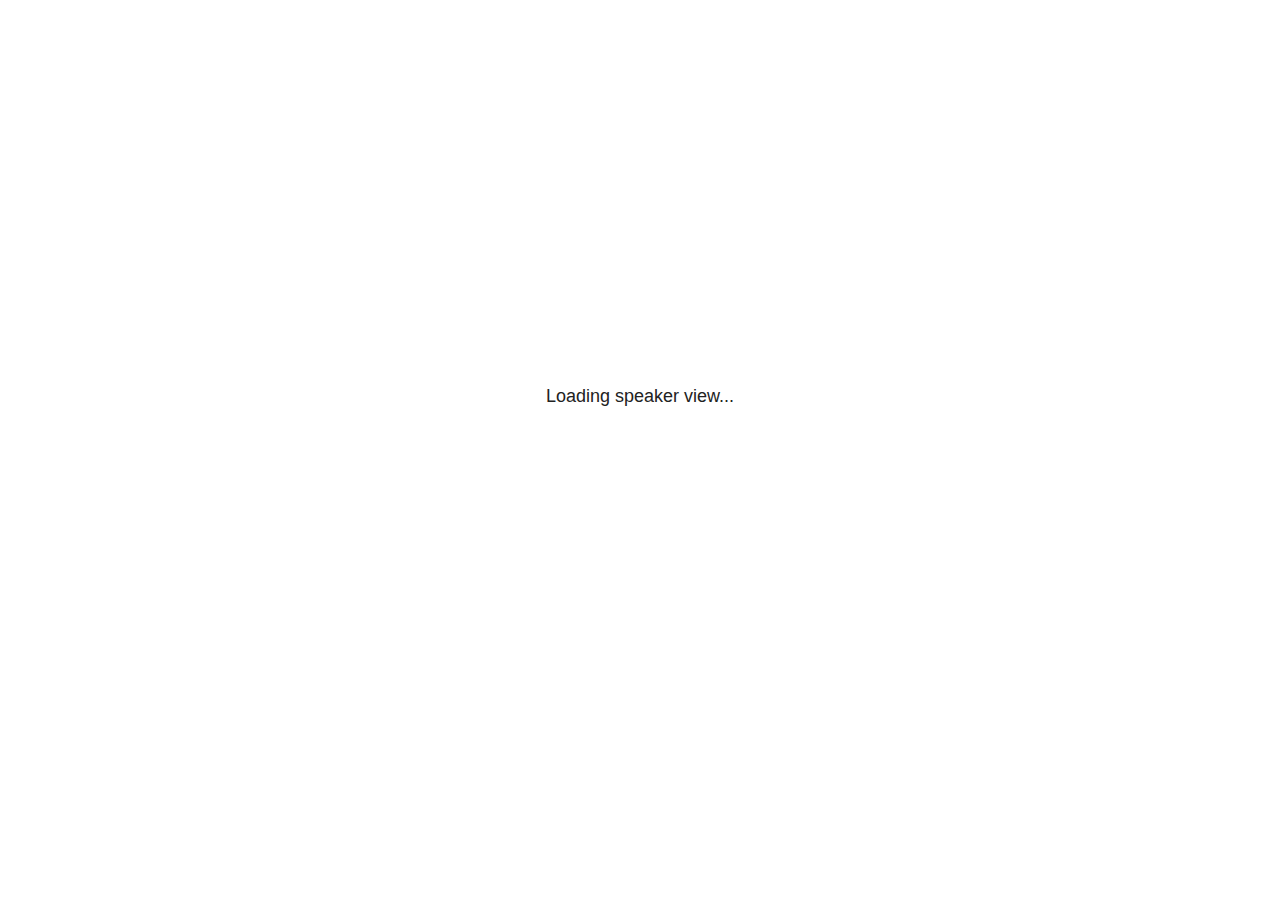
<file: source/ambient/ambient_presentation/index_files/libs/revealjs/plugin/notes/speaker-view.html>
<!--
	NOTE: You need to build the notes plugin after making changes to this file.
-->
<html lang="en">
	<head>
		<meta charset="utf-8">

		<title>reveal.js - Speaker View</title>

		<style>
			body {
				font-family: Helvetica;
				font-size: 18px;
			}

			#current-slide,
			#upcoming-slide,
			#speaker-controls {
				padding: 6px;
				box-sizing: border-box;
				-moz-box-sizing: border-box;
			}

			#current-slide iframe,
			#upcoming-slide iframe {
				width: 100%;
				height: 100%;
				border: 1px solid #ddd;
			}

			#current-slide .label,
			#upcoming-slide .label {
				position: absolute;
				top: 10px;
				left: 10px;
				z-index: 2;
			}

			#connection-status {
				position: absolute;
				top: 0;
				left: 0;
				width: 100%;
				height: 100%;
				z-index: 20;
				padding: 30% 20% 20% 20%;
				font-size: 18px;
				color: #222;
				background: #fff;
				text-align: center;
				box-sizing: border-box;
				line-height: 1.4;
			}

			.overlay-element {
				height: 34px;
				line-height: 34px;
				padding: 0 10px;
				text-shadow: none;
				background: rgba( 220, 220, 220, 0.8 );
				color: #222;
				font-size: 14px;
			}

			.overlay-element.interactive:hover {
				background: rgba( 220, 220, 220, 1 );
			}

			#current-slide {
				position: absolute;
				width: 60%;
				height: 100%;
				top: 0;
				left: 0;
				padding-right: 0;
			}

			#upcoming-slide {
				position: absolute;
				width: 40%;
				height: 40%;
				right: 0;
				top: 0;
			}

			/* Speaker controls */
			#speaker-controls {
				position: absolute;
				top: 40%;
				right: 0;
				width: 40%;
				height: 60%;
				overflow: auto;
				font-size: 18px;
			}

				.speaker-controls-time.hidden,
				.speaker-controls-notes.hidden {
					display: none;
				}

				.speaker-controls-time .label,
				.speaker-controls-pace .label,
				.speaker-controls-notes .label {
					text-transform: uppercase;
					font-weight: normal;
					font-size: 0.66em;
					color: #666;
					margin: 0;
				}

				.speaker-controls-time, .speaker-controls-pace {
					border-bottom: 1px solid rgba( 200, 200, 200, 0.5 );
					margin-bottom: 10px;
					padding: 10px 16px;
					padding-bottom: 20px;
					cursor: pointer;
				}

				.speaker-controls-time .reset-button {
					opacity: 0;
					float: right;
					color: #666;
					text-decoration: none;
				}
				.speaker-controls-time:hover .reset-button {
					opacity: 1;
				}

				.speaker-controls-time .timer,
				.speaker-controls-time .clock {
					width: 50%;
				}

				.speaker-controls-time .timer,
				.speaker-controls-time .clock,
				.speaker-controls-time .pacing .hours-value,
				.speaker-controls-time .pacing .minutes-value,
				.speaker-controls-time .pacing .seconds-value {
					font-size: 1.9em;
				}

				.speaker-controls-time .timer {
					float: left;
				}

				.speaker-controls-time .clock {
					float: right;
					text-align: right;
				}

				.speaker-controls-time span.mute {
					opacity: 0.3;
				}

				.speaker-controls-time .pacing-title {
					margin-top: 5px;
				}

				.speaker-controls-time .pacing.ahead {
					color: blue;
				}

				.speaker-controls-time .pacing.on-track {
					color: green;
				}

				.speaker-controls-time .pacing.behind {
					color: red;
				}

				.speaker-controls-notes {
					padding: 10px 16px;
				}

				.speaker-controls-notes .value {
					margin-top: 5px;
					line-height: 1.4;
					font-size: 1.2em;
				}

			/* Layout selector */
			#speaker-layout {
				position: absolute;
				top: 10px;
				right: 10px;
				color: #222;
				z-index: 10;
			}
				#speaker-layout select {
					position: absolute;
					width: 100%;
					height: 100%;
					top: 0;
					left: 0;
					border: 0;
					box-shadow: 0;
					cursor: pointer;
					opacity: 0;

					font-size: 1em;
					background-color: transparent;

					-moz-appearance: none;
					-webkit-appearance: none;
					-webkit-tap-highlight-color: rgba(0, 0, 0, 0);
				}

				#speaker-layout select:focus {
					outline: none;
					box-shadow: none;
				}

			.clear {
				clear: both;
			}

			/* Speaker layout: Wide */
			body[data-speaker-layout="wide"] #current-slide,
			body[data-speaker-layout="wide"] #upcoming-slide {
				width: 50%;
				height: 45%;
				padding: 6px;
			}

			body[data-speaker-layout="wide"] #current-slide {
				top: 0;
				left: 0;
			}

			body[data-speaker-layout="wide"] #upcoming-slide {
				top: 0;
				left: 50%;
			}

			body[data-speaker-layout="wide"] #speaker-controls {
				top: 45%;
				left: 0;
				width: 100%;
				height: 50%;
				font-size: 1.25em;
			}

			/* Speaker layout: Tall */
			body[data-speaker-layout="tall"] #current-slide,
			body[data-speaker-layout="tall"] #upcoming-slide {
				width: 45%;
				height: 50%;
				padding: 6px;
			}

			body[data-speaker-layout="tall"] #current-slide {
				top: 0;
				left: 0;
			}

			body[data-speaker-layout="tall"] #upcoming-slide {
				top: 50%;
				left: 0;
			}

			body[data-speaker-layout="tall"] #speaker-controls {
				padding-top: 40px;
				top: 0;
				left: 45%;
				width: 55%;
				height: 100%;
				font-size: 1.25em;
			}

			/* Speaker layout: Notes only */
			body[data-speaker-layout="notes-only"] #current-slide,
			body[data-speaker-layout="notes-only"] #upcoming-slide {
				display: none;
			}

			body[data-speaker-layout="notes-only"] #speaker-controls {
				padding-top: 40px;
				top: 0;
				left: 0;
				width: 100%;
				height: 100%;
				font-size: 1.25em;
			}

			@media screen and (max-width: 1080px) {
				body[data-speaker-layout="default"] #speaker-controls {
					font-size: 16px;
				}
			}

			@media screen and (max-width: 900px) {
				body[data-speaker-layout="default"] #speaker-controls {
					font-size: 14px;
				}
			}

			@media screen and (max-width: 800px) {
				body[data-speaker-layout="default"] #speaker-controls {
					font-size: 12px;
				}
			}

		</style>
	</head>

	<body>

		<div id="connection-status">Loading speaker view...</div>

		<div id="current-slide"></div>
		<div id="upcoming-slide"><span class="overlay-element label">Upcoming</span></div>
		<div id="speaker-controls">
			<div class="speaker-controls-time">
				<h4 class="label">Time <span class="reset-button">Click to Reset</span></h4>
				<div class="clock">
					<span class="clock-value">0:00 AM</span>
				</div>
				<div class="timer">
					<span class="hours-value">00</span><span class="minutes-value">:00</span><span class="seconds-value">:00</span>
				</div>
				<div class="clear"></div>

				<h4 class="label pacing-title" style="display: none">Pacing – Time to finish current slide</h4>
				<div class="pacing" style="display: none">
					<span class="hours-value">00</span><span class="minutes-value">:00</span><span class="seconds-value">:00</span>
				</div>
			</div>

			<div class="speaker-controls-notes hidden">
				<h4 class="label">Notes</h4>
				<div class="value"></div>
			</div>
		</div>
		<div id="speaker-layout" class="overlay-element interactive">
			<span class="speaker-layout-label"></span>
			<select class="speaker-layout-dropdown"></select>
		</div>

		<script>

			(function() {

				var notes,
					notesValue,
					currentState,
					currentSlide,
					upcomingSlide,
					layoutLabel,
					layoutDropdown,
					pendingCalls = {},
					lastRevealApiCallId = 0,
					connected = false,
					whitelistedWindows = [window.opener];

				var SPEAKER_LAYOUTS = {
					'default': 'Default',
					'wide': 'Wide',
					'tall': 'Tall',
					'notes-only': 'Notes only'
				};

				setupLayout();

				var connectionStatus = document.querySelector( '#connection-status' );
				var connectionTimeout = setTimeout( function() {
					connectionStatus.innerHTML = 'Error connecting to main window.<br>Please try closing and reopening the speaker view.';
				}, 5000 );
;
				window.addEventListener( 'message', function( event ) {

					// Validate the origin of this message to prevent XSS
					if( window.location.origin !== event.origin && whitelistedWindows.indexOf( event.source ) === -1 ) {
						return;
					}

					clearTimeout( connectionTimeout );
					connectionStatus.style.display = 'none';

					var data = JSON.parse( event.data );

					// The overview mode is only useful to the reveal.js instance
					// where navigation occurs so we don't sync it
					if( data.state ) delete data.state.overview;

					// Messages sent by the notes plugin inside of the main window
					if( data && data.namespace === 'reveal-notes' ) {
						if( data.type === 'connect' ) {
							handleConnectMessage( data );
						}
						else if( data.type === 'state' ) {
							handleStateMessage( data );
						}
						else if( data.type === 'return' ) {
							pendingCalls[data.callId](data.result);
							delete pendingCalls[data.callId];
						}
					}
					// Messages sent by the reveal.js inside of the current slide preview
					else if( data && data.namespace === 'reveal' ) {
						if( /ready/.test( data.eventName ) ) {
							// Send a message back to notify that the handshake is complete
							window.opener.postMessage( JSON.stringify({ namespace: 'reveal-notes', type: 'connected'} ), '*' );
						}
						else if( /slidechanged|fragmentshown|fragmenthidden|paused|resumed/.test( data.eventName ) && currentState !== JSON.stringify( data.state ) ) {

							dispatchStateToMainWindow( data.state );

						}
					}

				} );

				/**
				 * Updates the presentation in the main window to match the state
				 * of the presentation in the notes window.
				 */
				const dispatchStateToMainWindow = debounce(( state ) => {
					window.opener.postMessage( JSON.stringify({ method: 'setState', args: [ state ]} ), '*' );
				}, 500);

				/**
				 * Asynchronously calls the Reveal.js API of the main frame.
				 */
				function callRevealApi( methodName, methodArguments, callback ) {

					var callId = ++lastRevealApiCallId;
					pendingCalls[callId] = callback;
					window.opener.postMessage( JSON.stringify( {
						namespace: 'reveal-notes',
						type: 'call',
						callId: callId,
						methodName: methodName,
						arguments: methodArguments
					} ), '*' );

				}

				/**
				 * Called when the main window is trying to establish a
				 * connection.
				 */
				function handleConnectMessage( data ) {

					if( connected === false ) {
						connected = true;

						setupIframes( data );
						setupKeyboard();
						setupNotes();
						setupTimer();
						setupHeartbeat();
					}

				}

				/**
				 * Called when the main window sends an updated state.
				 */
				function handleStateMessage( data ) {

					// Store the most recently set state to avoid circular loops
					// applying the same state
					currentState = JSON.stringify( data.state );

					// No need for updating the notes in case of fragment changes
					if ( data.notes ) {
						notes.classList.remove( 'hidden' );
						notesValue.style.whiteSpace = data.whitespace;
						if( data.markdown ) {
							notesValue.innerHTML = marked( data.notes );
						}
						else {
							notesValue.innerHTML = data.notes;
						}
					}
					else {
						notes.classList.add( 'hidden' );
					}

					// Update the note slides
					currentSlide.contentWindow.postMessage( JSON.stringify({ method: 'setState', args: [ data.state ] }), '*' );
					upcomingSlide.contentWindow.postMessage( JSON.stringify({ method: 'setState', args: [ data.state ] }), '*' );
					upcomingSlide.contentWindow.postMessage( JSON.stringify({ method: 'next' }), '*' );

				}

				// Limit to max one state update per X ms
				handleStateMessage = debounce( handleStateMessage, 200 );

				/**
				 * Forward keyboard events to the current slide window.
				 * This enables keyboard events to work even if focus
				 * isn't set on the current slide iframe.
				 *
				 * Block F5 default handling, it reloads and disconnects
				 * the speaker notes window.
				 */
				function setupKeyboard() {

					document.addEventListener( 'keydown', function( event ) {
						if( event.keyCode === 116 || ( event.metaKey && event.keyCode === 82 ) ) {
							event.preventDefault();
							return false;
						}
						currentSlide.contentWindow.postMessage( JSON.stringify({ method: 'triggerKey', args: [ event.keyCode ] }), '*' );
					} );

				}

				/**
				 * Creates the preview iframes.
				 */
				function setupIframes( data ) {

					var params = [
						'receiver',
						'progress=false',
						'history=false',
						'transition=none',
						'autoSlide=0',
						'backgroundTransition=none'
					].join( '&' );

					var urlSeparator = /\?/.test(data.url) ? '&' : '?';
					var hash = '#/' + data.state.indexh + '/' + data.state.indexv;
					var currentURL = data.url + urlSeparator + params + '&postMessageEvents=true' + hash;
					var upcomingURL = data.url + urlSeparator + params + '&controls=false' + hash;

					currentSlide = document.createElement( 'iframe' );
					currentSlide.setAttribute( 'width', 1280 );
					currentSlide.setAttribute( 'height', 1024 );
					currentSlide.setAttribute( 'src', currentURL );
					document.querySelector( '#current-slide' ).appendChild( currentSlide );

					upcomingSlide = document.createElement( 'iframe' );
					upcomingSlide.setAttribute( 'width', 640 );
					upcomingSlide.setAttribute( 'height', 512 );
					upcomingSlide.setAttribute( 'src', upcomingURL );
					document.querySelector( '#upcoming-slide' ).appendChild( upcomingSlide );

					whitelistedWindows.push( currentSlide.contentWindow, upcomingSlide.contentWindow );

				}

				/**
				 * Setup the notes UI.
				 */
				function setupNotes() {

					notes = document.querySelector( '.speaker-controls-notes' );
					notesValue = document.querySelector( '.speaker-controls-notes .value' );

				}

				/**
				 * We send out a heartbeat at all times to ensure we can
				 * reconnect with the main presentation window after reloads.
				 */
				function setupHeartbeat() {

					setInterval( () => {
						window.opener.postMessage( JSON.stringify({ namespace: 'reveal-notes', type: 'heartbeat'} ), '*' );
					}, 1000 );

				}

				function getTimings( callback ) {

					callRevealApi( 'getSlidesAttributes', [], function ( slideAttributes ) {
						callRevealApi( 'getConfig', [], function ( config ) {
							var totalTime = config.totalTime;
							var minTimePerSlide = config.minimumTimePerSlide || 0;
							var defaultTiming = config.defaultTiming;
							if ((defaultTiming == null) && (totalTime == null)) {
								callback(null);
								return;
							}
							// Setting totalTime overrides defaultTiming
							if (totalTime) {
								defaultTiming = 0;
							}
							var timings = [];
							for ( var i in slideAttributes ) {
								var slide = slideAttributes[ i ];
								var timing = defaultTiming;
								if( slide.hasOwnProperty( 'data-timing' )) {
									var t = slide[ 'data-timing' ];
									timing = parseInt(t);
									if( isNaN(timing) ) {
										console.warn("Could not parse timing '" + t + "' of slide " + i + "; using default of " + defaultTiming);
										timing = defaultTiming;
									}
								}
								timings.push(timing);
							}
							if ( totalTime ) {
								// After we've allocated time to individual slides, we summarize it and
								// subtract it from the total time
								var remainingTime = totalTime - timings.reduce( function(a, b) { return a + b; }, 0 );
								// The remaining time is divided by the number of slides that have 0 seconds
								// allocated at the moment, giving the average time-per-slide on the remaining slides
								var remainingSlides = (timings.filter( function(x) { return x == 0 }) ).length
								var timePerSlide = Math.round( remainingTime / remainingSlides, 0 )
								// And now we replace every zero-value timing with that average
								timings = timings.map( function(x) { return (x==0 ? timePerSlide : x) } );
							}
							var slidesUnderMinimum = timings.filter( function(x) { return (x < minTimePerSlide) } ).length
							if ( slidesUnderMinimum ) {
								message = "The pacing time for " + slidesUnderMinimum + " slide(s) is under the configured minimum of " + minTimePerSlide + " seconds. Check the data-timing attribute on individual slides, or consider increasing the totalTime or minimumTimePerSlide configuration options (or removing some slides).";
								alert(message);
							}
							callback( timings );
						} );
					} );

				}

				/**
				 * Return the number of seconds allocated for presenting
				 * all slides up to and including this one.
				 */
				function getTimeAllocated( timings, callback ) {

					callRevealApi( 'getSlidePastCount', [], function ( currentSlide ) {
						var allocated = 0;
						for (var i in timings.slice(0, currentSlide + 1)) {
							allocated += timings[i];
						}
						callback( allocated );
					} );

				}

				/**
				 * Create the timer and clock and start updating them
				 * at an interval.
				 */
				function setupTimer() {

					var start = new Date(),
					timeEl = document.querySelector( '.speaker-controls-time' ),
					clockEl = timeEl.querySelector( '.clock-value' ),
					hoursEl = timeEl.querySelector( '.hours-value' ),
					minutesEl = timeEl.querySelector( '.minutes-value' ),
					secondsEl = timeEl.querySelector( '.seconds-value' ),
					pacingTitleEl = timeEl.querySelector( '.pacing-title' ),
					pacingEl = timeEl.querySelector( '.pacing' ),
					pacingHoursEl = pacingEl.querySelector( '.hours-value' ),
					pacingMinutesEl = pacingEl.querySelector( '.minutes-value' ),
					pacingSecondsEl = pacingEl.querySelector( '.seconds-value' );

					var timings = null;
					getTimings( function ( _timings ) {

						timings = _timings;
						if (_timings !== null) {
							pacingTitleEl.style.removeProperty('display');
							pacingEl.style.removeProperty('display');
						}

						// Update once directly
						_updateTimer();

						// Then update every second
						setInterval( _updateTimer, 1000 );

					} );


					function _resetTimer() {

						if (timings == null) {
							start = new Date();
							_updateTimer();
						}
						else {
							// Reset timer to beginning of current slide
							getTimeAllocated( timings, function ( slideEndTimingSeconds ) {
								var slideEndTiming = slideEndTimingSeconds * 1000;
								callRevealApi( 'getSlidePastCount', [], function ( currentSlide ) {
									var currentSlideTiming = timings[currentSlide] * 1000;
									var previousSlidesTiming = slideEndTiming - currentSlideTiming;
									var now = new Date();
									start = new Date(now.getTime() - previousSlidesTiming);
									_updateTimer();
								} );
							} );
						}

					}

					timeEl.addEventListener( 'click', function() {
						_resetTimer();
						return false;
					} );

					function _displayTime( hrEl, minEl, secEl, time) {

						var sign = Math.sign(time) == -1 ? "-" : "";
						time = Math.abs(Math.round(time / 1000));
						var seconds = time % 60;
						var minutes = Math.floor( time / 60 ) % 60 ;
						var hours = Math.floor( time / ( 60 * 60 )) ;
						hrEl.innerHTML = sign + zeroPadInteger( hours );
						if (hours == 0) {
							hrEl.classList.add( 'mute' );
						}
						else {
							hrEl.classList.remove( 'mute' );
						}
						minEl.innerHTML = ':' + zeroPadInteger( minutes );
						if (hours == 0 && minutes == 0) {
							minEl.classList.add( 'mute' );
						}
						else {
							minEl.classList.remove( 'mute' );
						}
						secEl.innerHTML = ':' + zeroPadInteger( seconds );
					}

					function _updateTimer() {

						var diff, hours, minutes, seconds,
						now = new Date();

						diff = now.getTime() - start.getTime();

						clockEl.innerHTML = now.toLocaleTimeString( 'en-US', { hour12: true, hour: '2-digit', minute:'2-digit' } );
						_displayTime( hoursEl, minutesEl, secondsEl, diff );
						if (timings !== null) {
							_updatePacing(diff);
						}

					}

					function _updatePacing(diff) {

						getTimeAllocated( timings, function ( slideEndTimingSeconds ) {
							var slideEndTiming = slideEndTimingSeconds * 1000;

							callRevealApi( 'getSlidePastCount', [], function ( currentSlide ) {
								var currentSlideTiming = timings[currentSlide] * 1000;
								var timeLeftCurrentSlide = slideEndTiming - diff;
								if (timeLeftCurrentSlide < 0) {
									pacingEl.className = 'pacing behind';
								}
								else if (timeLeftCurrentSlide < currentSlideTiming) {
									pacingEl.className = 'pacing on-track';
								}
								else {
									pacingEl.className = 'pacing ahead';
								}
								_displayTime( pacingHoursEl, pacingMinutesEl, pacingSecondsEl, timeLeftCurrentSlide );
							} );
						} );
					}

				}

				/**
				 * Sets up the speaker view layout and layout selector.
				 */
				function setupLayout() {

					layoutDropdown = document.querySelector( '.speaker-layout-dropdown' );
					layoutLabel = document.querySelector( '.speaker-layout-label' );

					// Render the list of available layouts
					for( var id in SPEAKER_LAYOUTS ) {
						var option = document.createElement( 'option' );
						option.setAttribute( 'value', id );
						option.textContent = SPEAKER_LAYOUTS[ id ];
						layoutDropdown.appendChild( option );
					}

					// Monitor the dropdown for changes
					layoutDropdown.addEventListener( 'change', function( event ) {

						setLayout( layoutDropdown.value );

					}, false );

					// Restore any currently persisted layout
					setLayout( getLayout() );

				}

				/**
				 * Sets a new speaker view layout. The layout is persisted
				 * in local storage.
				 */
				function setLayout( value ) {

					var title = SPEAKER_LAYOUTS[ value ];

					layoutLabel.innerHTML = 'Layout' + ( title ? ( ': ' + title ) : '' );
					layoutDropdown.value = value;

					document.body.setAttribute( 'data-speaker-layout', value );

					// Persist locally
					if( supportsLocalStorage() ) {
						window.localStorage.setItem( 'reveal-speaker-layout', value );
					}

				}

				/**
				 * Returns the ID of the most recently set speaker layout
				 * or our default layout if none has been set.
				 */
				function getLayout() {

					if( supportsLocalStorage() ) {
						var layout = window.localStorage.getItem( 'reveal-speaker-layout' );
						if( layout ) {
							return layout;
						}
					}

					// Default to the first record in the layouts hash
					for( var id in SPEAKER_LAYOUTS ) {
						return id;
					}

				}

				function supportsLocalStorage() {

					try {
						localStorage.setItem('test', 'test');
						localStorage.removeItem('test');
						return true;
					}
					catch( e ) {
						return false;
					}

				}

				function zeroPadInteger( num ) {

					var str = '00' + parseInt( num );
					return str.substring( str.length - 2 );

				}

				/**
				 * Limits the frequency at which a function can be called.
				 */
				function debounce( fn, ms ) {

					var lastTime = 0,
						timeout;

					return function() {

						var args = arguments;
						var context = this;

						clearTimeout( timeout );

						var timeSinceLastCall = Date.now() - lastTime;
						if( timeSinceLastCall > ms ) {
							fn.apply( context, args );
							lastTime = Date.now();
						}
						else {
							timeout = setTimeout( function() {
								fn.apply( context, args );
								lastTime = Date.now();
							}, ms - timeSinceLastCall );
						}

					}

				}

			})();

		</script>
	</body>
</html>
</file>
<file: source/ambient/analysis/ambient_methods_overview_files/libs/quarto-html/tippy.css>
.tippy-box[data-animation=fade][data-state=hidden]{opacity:0}[data-tippy-root]{max-width:calc(100vw - 10px)}.tippy-box{position:relative;background-color:#333;color:#fff;border-radius:4px;font-size:14px;line-height:1.4;white-space:normal;outline:0;transition-property:transform,visibility,opacity}.tippy-box[data-placement^=top]>.tippy-arrow{bottom:0}.tippy-box[data-placement^=top]>.tippy-arrow:before{bottom:-7px;left:0;border-width:8px 8px 0;border-top-color:initial;transform-origin:center top}.tippy-box[data-placement^=bottom]>.tippy-arrow{top:0}.tippy-box[data-placement^=bottom]>.tippy-arrow:before{top:-7px;left:0;border-width:0 8px 8px;border-bottom-color:initial;transform-origin:center bottom}.tippy-box[data-placement^=left]>.tippy-arrow{right:0}.tippy-box[data-placement^=left]>.tippy-arrow:before{border-width:8px 0 8px 8px;border-left-color:initial;right:-7px;transform-origin:center left}.tippy-box[data-placement^=right]>.tippy-arrow{left:0}.tippy-box[data-placement^=right]>.tippy-arrow:before{left:-7px;border-width:8px 8px 8px 0;border-right-color:initial;transform-origin:center right}.tippy-box[data-inertia][data-state=visible]{transition-timing-function:cubic-bezier(.54,1.5,.38,1.11)}.tippy-arrow{width:16px;height:16px;color:#333}.tippy-arrow:before{content:"";position:absolute;border-color:transparent;border-style:solid}.tippy-content{position:relative;padding:5px 9px;z-index:1}
</file>
<file: source/ambient/analysis/ambient_methods_overview_files/libs/quarto-html/quarto-syntax-highlighting.css>
/* quarto syntax highlight colors */
:root {
  --quarto-hl-ot-color: #003B4F;
  --quarto-hl-at-color: #657422;
  --quarto-hl-ss-color: #20794D;
  --quarto-hl-an-color: #5E5E5E;
  --quarto-hl-fu-color: #4758AB;
  --quarto-hl-st-color: #20794D;
  --quarto-hl-cf-color: #003B4F;
  --quarto-hl-op-color: #5E5E5E;
  --quarto-hl-er-color: #AD0000;
  --quarto-hl-bn-color: #AD0000;
  --quarto-hl-al-color: #AD0000;
  --quarto-hl-va-color: #111111;
  --quarto-hl-bu-color: inherit;
  --quarto-hl-ex-color: inherit;
  --quarto-hl-pp-color: #AD0000;
  --quarto-hl-in-color: #5E5E5E;
  --quarto-hl-vs-color: #20794D;
  --quarto-hl-wa-color: #5E5E5E;
  --quarto-hl-do-color: #5E5E5E;
  --quarto-hl-im-color: #00769E;
  --quarto-hl-ch-color: #20794D;
  --quarto-hl-dt-color: #AD0000;
  --quarto-hl-fl-color: #AD0000;
  --quarto-hl-co-color: #5E5E5E;
  --quarto-hl-cv-color: #5E5E5E;
  --quarto-hl-cn-color: #8f5902;
  --quarto-hl-sc-color: #5E5E5E;
  --quarto-hl-dv-color: #AD0000;
  --quarto-hl-kw-color: #003B4F;
}

/* other quarto variables */
:root {
  --quarto-font-monospace: SFMono-Regular, Menlo, Monaco, Consolas, "Liberation Mono", "Courier New", monospace;
}

pre > code.sourceCode > span {
  color: #003B4F;
}

code span {
  color: #003B4F;
}

code.sourceCode > span {
  color: #003B4F;
}

div.sourceCode,
div.sourceCode pre.sourceCode {
  color: #003B4F;
}

code span.ot {
  color: #003B4F;
  font-style: inherit;
}

code span.at {
  color: #657422;
  font-style: inherit;
}

code span.ss {
  color: #20794D;
  font-style: inherit;
}

code span.an {
  color: #5E5E5E;
  font-style: inherit;
}

code span.fu {
  color: #4758AB;
  font-style: inherit;
}

code span.st {
  color: #20794D;
  font-style: inherit;
}

code span.cf {
  color: #003B4F;
  font-weight: bold;
  font-style: inherit;
}

code span.op {
  color: #5E5E5E;
  font-style: inherit;
}

code span.er {
  color: #AD0000;
  font-style: inherit;
}

code span.bn {
  color: #AD0000;
  font-style: inherit;
}

code span.al {
  color: #AD0000;
  font-style: inherit;
}

code span.va {
  color: #111111;
  font-style: inherit;
}

code span.bu {
  font-style: inherit;
}

code span.ex {
  font-style: inherit;
}

code span.pp {
  color: #AD0000;
  font-style: inherit;
}

code span.in {
  color: #5E5E5E;
  font-style: inherit;
}

code span.vs {
  color: #20794D;
  font-style: inherit;
}

code span.wa {
  color: #5E5E5E;
  font-style: italic;
}

code span.do {
  color: #5E5E5E;
  font-style: italic;
}

code span.im {
  color: #00769E;
  font-style: inherit;
}

code span.ch {
  color: #20794D;
  font-style: inherit;
}

code span.dt {
  color: #AD0000;
  font-style: inherit;
}

code span.fl {
  color: #AD0000;
  font-style: inherit;
}

code span.co {
  color: #5E5E5E;
  font-style: inherit;
}

code span.cv {
  color: #5E5E5E;
  font-style: italic;
}

code span.cn {
  color: #8f5902;
  font-style: inherit;
}

code span.sc {
  color: #5E5E5E;
  font-style: inherit;
}

code span.dv {
  color: #AD0000;
  font-style: inherit;
}

code span.kw {
  color: #003B4F;
  font-weight: bold;
  font-style: inherit;
}

.prevent-inlining {
  content: "</";
}

/*# sourceMappingURL=debc5d5d77c3f9108843748ff7464032.css.map */
</file>
<file: source/ambient/analysis/ambient_methods_overview_hsa_files/libs/quarto-html/tippy.css>
.tippy-box[data-animation=fade][data-state=hidden]{opacity:0}[data-tippy-root]{max-width:calc(100vw - 10px)}.tippy-box{position:relative;background-color:#333;color:#fff;border-radius:4px;font-size:14px;line-height:1.4;white-space:normal;outline:0;transition-property:transform,visibility,opacity}.tippy-box[data-placement^=top]>.tippy-arrow{bottom:0}.tippy-box[data-placement^=top]>.tippy-arrow:before{bottom:-7px;left:0;border-width:8px 8px 0;border-top-color:initial;transform-origin:center top}.tippy-box[data-placement^=bottom]>.tippy-arrow{top:0}.tippy-box[data-placement^=bottom]>.tippy-arrow:before{top:-7px;left:0;border-width:0 8px 8px;border-bottom-color:initial;transform-origin:center bottom}.tippy-box[data-placement^=left]>.tippy-arrow{right:0}.tippy-box[data-placement^=left]>.tippy-arrow:before{border-width:8px 0 8px 8px;border-left-color:initial;right:-7px;transform-origin:center left}.tippy-box[data-placement^=right]>.tippy-arrow{left:0}.tippy-box[data-placement^=right]>.tippy-arrow:before{left:-7px;border-width:8px 8px 8px 0;border-right-color:initial;transform-origin:center right}.tippy-box[data-inertia][data-state=visible]{transition-timing-function:cubic-bezier(.54,1.5,.38,1.11)}.tippy-arrow{width:16px;height:16px;color:#333}.tippy-arrow:before{content:"";position:absolute;border-color:transparent;border-style:solid}.tippy-content{position:relative;padding:5px 9px;z-index:1}
</file>
<file: source/ambient/analysis/ambient_methods_overview_hsa_files/libs/quarto-html/quarto-syntax-highlighting.css>
/* quarto syntax highlight colors */
:root {
  --quarto-hl-ot-color: #003B4F;
  --quarto-hl-at-color: #657422;
  --quarto-hl-ss-color: #20794D;
  --quarto-hl-an-color: #5E5E5E;
  --quarto-hl-fu-color: #4758AB;
  --quarto-hl-st-color: #20794D;
  --quarto-hl-cf-color: #003B4F;
  --quarto-hl-op-color: #5E5E5E;
  --quarto-hl-er-color: #AD0000;
  --quarto-hl-bn-color: #AD0000;
  --quarto-hl-al-color: #AD0000;
  --quarto-hl-va-color: #111111;
  --quarto-hl-bu-color: inherit;
  --quarto-hl-ex-color: inherit;
  --quarto-hl-pp-color: #AD0000;
  --quarto-hl-in-color: #5E5E5E;
  --quarto-hl-vs-color: #20794D;
  --quarto-hl-wa-color: #5E5E5E;
  --quarto-hl-do-color: #5E5E5E;
  --quarto-hl-im-color: #00769E;
  --quarto-hl-ch-color: #20794D;
  --quarto-hl-dt-color: #AD0000;
  --quarto-hl-fl-color: #AD0000;
  --quarto-hl-co-color: #5E5E5E;
  --quarto-hl-cv-color: #5E5E5E;
  --quarto-hl-cn-color: #8f5902;
  --quarto-hl-sc-color: #5E5E5E;
  --quarto-hl-dv-color: #AD0000;
  --quarto-hl-kw-color: #003B4F;
}

/* other quarto variables */
:root {
  --quarto-font-monospace: SFMono-Regular, Menlo, Monaco, Consolas, "Liberation Mono", "Courier New", monospace;
}

pre > code.sourceCode > span {
  color: #003B4F;
}

code span {
  color: #003B4F;
}

code.sourceCode > span {
  color: #003B4F;
}

div.sourceCode,
div.sourceCode pre.sourceCode {
  color: #003B4F;
}

code span.ot {
  color: #003B4F;
  font-style: inherit;
}

code span.at {
  color: #657422;
  font-style: inherit;
}

code span.ss {
  color: #20794D;
  font-style: inherit;
}

code span.an {
  color: #5E5E5E;
  font-style: inherit;
}

code span.fu {
  color: #4758AB;
  font-style: inherit;
}

code span.st {
  color: #20794D;
  font-style: inherit;
}

code span.cf {
  color: #003B4F;
  font-weight: bold;
  font-style: inherit;
}

code span.op {
  color: #5E5E5E;
  font-style: inherit;
}

code span.er {
  color: #AD0000;
  font-style: inherit;
}

code span.bn {
  color: #AD0000;
  font-style: inherit;
}

code span.al {
  color: #AD0000;
  font-style: inherit;
}

code span.va {
  color: #111111;
  font-style: inherit;
}

code span.bu {
  font-style: inherit;
}

code span.ex {
  font-style: inherit;
}

code span.pp {
  color: #AD0000;
  font-style: inherit;
}

code span.in {
  color: #5E5E5E;
  font-style: inherit;
}

code span.vs {
  color: #20794D;
  font-style: inherit;
}

code span.wa {
  color: #5E5E5E;
  font-style: italic;
}

code span.do {
  color: #5E5E5E;
  font-style: italic;
}

code span.im {
  color: #00769E;
  font-style: inherit;
}

code span.ch {
  color: #20794D;
  font-style: inherit;
}

code span.dt {
  color: #AD0000;
  font-style: inherit;
}

code span.fl {
  color: #AD0000;
  font-style: inherit;
}

code span.co {
  color: #5E5E5E;
  font-style: inherit;
}

code span.cv {
  color: #5E5E5E;
  font-style: italic;
}

code span.cn {
  color: #8f5902;
  font-style: inherit;
}

code span.sc {
  color: #5E5E5E;
  font-style: inherit;
}

code span.dv {
  color: #AD0000;
  font-style: inherit;
}

code span.kw {
  color: #003B4F;
  font-weight: bold;
  font-style: inherit;
}

.prevent-inlining {
  content: "</";
}

/*# sourceMappingURL=debc5d5d77c3f9108843748ff7464032.css.map */
</file>
<file: source/ambient/analysis/ambient_methods_overview_hsa_parse_files/libs/quarto-html/tippy.css>
.tippy-box[data-animation=fade][data-state=hidden]{opacity:0}[data-tippy-root]{max-width:calc(100vw - 10px)}.tippy-box{position:relative;background-color:#333;color:#fff;border-radius:4px;font-size:14px;line-height:1.4;white-space:normal;outline:0;transition-property:transform,visibility,opacity}.tippy-box[data-placement^=top]>.tippy-arrow{bottom:0}.tippy-box[data-placement^=top]>.tippy-arrow:before{bottom:-7px;left:0;border-width:8px 8px 0;border-top-color:initial;transform-origin:center top}.tippy-box[data-placement^=bottom]>.tippy-arrow{top:0}.tippy-box[data-placement^=bottom]>.tippy-arrow:before{top:-7px;left:0;border-width:0 8px 8px;border-bottom-color:initial;transform-origin:center bottom}.tippy-box[data-placement^=left]>.tippy-arrow{right:0}.tippy-box[data-placement^=left]>.tippy-arrow:before{border-width:8px 0 8px 8px;border-left-color:initial;right:-7px;transform-origin:center left}.tippy-box[data-placement^=right]>.tippy-arrow{left:0}.tippy-box[data-placement^=right]>.tippy-arrow:before{left:-7px;border-width:8px 8px 8px 0;border-right-color:initial;transform-origin:center right}.tippy-box[data-inertia][data-state=visible]{transition-timing-function:cubic-bezier(.54,1.5,.38,1.11)}.tippy-arrow{width:16px;height:16px;color:#333}.tippy-arrow:before{content:"";position:absolute;border-color:transparent;border-style:solid}.tippy-content{position:relative;padding:5px 9px;z-index:1}
</file>
<file: source/ambient/analysis/ambient_methods_overview_hsa_parse_files/libs/quarto-html/quarto-syntax-highlighting.css>
/* quarto syntax highlight colors */
:root {
  --quarto-hl-ot-color: #003B4F;
  --quarto-hl-at-color: #657422;
  --quarto-hl-ss-color: #20794D;
  --quarto-hl-an-color: #5E5E5E;
  --quarto-hl-fu-color: #4758AB;
  --quarto-hl-st-color: #20794D;
  --quarto-hl-cf-color: #003B4F;
  --quarto-hl-op-color: #5E5E5E;
  --quarto-hl-er-color: #AD0000;
  --quarto-hl-bn-color: #AD0000;
  --quarto-hl-al-color: #AD0000;
  --quarto-hl-va-color: #111111;
  --quarto-hl-bu-color: inherit;
  --quarto-hl-ex-color: inherit;
  --quarto-hl-pp-color: #AD0000;
  --quarto-hl-in-color: #5E5E5E;
  --quarto-hl-vs-color: #20794D;
  --quarto-hl-wa-color: #5E5E5E;
  --quarto-hl-do-color: #5E5E5E;
  --quarto-hl-im-color: #00769E;
  --quarto-hl-ch-color: #20794D;
  --quarto-hl-dt-color: #AD0000;
  --quarto-hl-fl-color: #AD0000;
  --quarto-hl-co-color: #5E5E5E;
  --quarto-hl-cv-color: #5E5E5E;
  --quarto-hl-cn-color: #8f5902;
  --quarto-hl-sc-color: #5E5E5E;
  --quarto-hl-dv-color: #AD0000;
  --quarto-hl-kw-color: #003B4F;
}

/* other quarto variables */
:root {
  --quarto-font-monospace: SFMono-Regular, Menlo, Monaco, Consolas, "Liberation Mono", "Courier New", monospace;
}

pre > code.sourceCode > span {
  color: #003B4F;
}

code span {
  color: #003B4F;
}

code.sourceCode > span {
  color: #003B4F;
}

div.sourceCode,
div.sourceCode pre.sourceCode {
  color: #003B4F;
}

code span.ot {
  color: #003B4F;
  font-style: inherit;
}

code span.at {
  color: #657422;
  font-style: inherit;
}

code span.ss {
  color: #20794D;
  font-style: inherit;
}

code span.an {
  color: #5E5E5E;
  font-style: inherit;
}

code span.fu {
  color: #4758AB;
  font-style: inherit;
}

code span.st {
  color: #20794D;
  font-style: inherit;
}

code span.cf {
  color: #003B4F;
  font-weight: bold;
  font-style: inherit;
}

code span.op {
  color: #5E5E5E;
  font-style: inherit;
}

code span.er {
  color: #AD0000;
  font-style: inherit;
}

code span.bn {
  color: #AD0000;
  font-style: inherit;
}

code span.al {
  color: #AD0000;
  font-style: inherit;
}

code span.va {
  color: #111111;
  font-style: inherit;
}

code span.bu {
  font-style: inherit;
}

code span.ex {
  font-style: inherit;
}

code span.pp {
  color: #AD0000;
  font-style: inherit;
}

code span.in {
  color: #5E5E5E;
  font-style: inherit;
}

code span.vs {
  color: #20794D;
  font-style: inherit;
}

code span.wa {
  color: #5E5E5E;
  font-style: italic;
}

code span.do {
  color: #5E5E5E;
  font-style: italic;
}

code span.im {
  color: #00769E;
  font-style: inherit;
}

code span.ch {
  color: #20794D;
  font-style: inherit;
}

code span.dt {
  color: #AD0000;
  font-style: inherit;
}

code span.fl {
  color: #AD0000;
  font-style: inherit;
}

code span.co {
  color: #5E5E5E;
  font-style: inherit;
}

code span.cv {
  color: #5E5E5E;
  font-style: italic;
}

code span.cn {
  color: #8f5902;
  font-style: inherit;
}

code span.sc {
  color: #5E5E5E;
  font-style: inherit;
}

code span.dv {
  color: #AD0000;
  font-style: inherit;
}

code span.kw {
  color: #003B4F;
  font-weight: bold;
  font-style: inherit;
}

.prevent-inlining {
  content: "</";
}

/*# sourceMappingURL=debc5d5d77c3f9108843748ff7464032.css.map */
</file>
<file: source/ambient/analysis/ambient_methods_overview_wED_files/libs/quarto-html/tippy.css>
.tippy-box[data-animation=fade][data-state=hidden]{opacity:0}[data-tippy-root]{max-width:calc(100vw - 10px)}.tippy-box{position:relative;background-color:#333;color:#fff;border-radius:4px;font-size:14px;line-height:1.4;white-space:normal;outline:0;transition-property:transform,visibility,opacity}.tippy-box[data-placement^=top]>.tippy-arrow{bottom:0}.tippy-box[data-placement^=top]>.tippy-arrow:before{bottom:-7px;left:0;border-width:8px 8px 0;border-top-color:initial;transform-origin:center top}.tippy-box[data-placement^=bottom]>.tippy-arrow{top:0}.tippy-box[data-placement^=bottom]>.tippy-arrow:before{top:-7px;left:0;border-width:0 8px 8px;border-bottom-color:initial;transform-origin:center bottom}.tippy-box[data-placement^=left]>.tippy-arrow{right:0}.tippy-box[data-placement^=left]>.tippy-arrow:before{border-width:8px 0 8px 8px;border-left-color:initial;right:-7px;transform-origin:center left}.tippy-box[data-placement^=right]>.tippy-arrow{left:0}.tippy-box[data-placement^=right]>.tippy-arrow:before{left:-7px;border-width:8px 8px 8px 0;border-right-color:initial;transform-origin:center right}.tippy-box[data-inertia][data-state=visible]{transition-timing-function:cubic-bezier(.54,1.5,.38,1.11)}.tippy-arrow{width:16px;height:16px;color:#333}.tippy-arrow:before{content:"";position:absolute;border-color:transparent;border-style:solid}.tippy-content{position:relative;padding:5px 9px;z-index:1}
</file>
<file: source/ambient/analysis/ambient_methods_overview_wED_files/libs/quarto-html/quarto-syntax-highlighting.css>
/* quarto syntax highlight colors */
:root {
  --quarto-hl-ot-color: #003B4F;
  --quarto-hl-at-color: #657422;
  --quarto-hl-ss-color: #20794D;
  --quarto-hl-an-color: #5E5E5E;
  --quarto-hl-fu-color: #4758AB;
  --quarto-hl-st-color: #20794D;
  --quarto-hl-cf-color: #003B4F;
  --quarto-hl-op-color: #5E5E5E;
  --quarto-hl-er-color: #AD0000;
  --quarto-hl-bn-color: #AD0000;
  --quarto-hl-al-color: #AD0000;
  --quarto-hl-va-color: #111111;
  --quarto-hl-bu-color: inherit;
  --quarto-hl-ex-color: inherit;
  --quarto-hl-pp-color: #AD0000;
  --quarto-hl-in-color: #5E5E5E;
  --quarto-hl-vs-color: #20794D;
  --quarto-hl-wa-color: #5E5E5E;
  --quarto-hl-do-color: #5E5E5E;
  --quarto-hl-im-color: #00769E;
  --quarto-hl-ch-color: #20794D;
  --quarto-hl-dt-color: #AD0000;
  --quarto-hl-fl-color: #AD0000;
  --quarto-hl-co-color: #5E5E5E;
  --quarto-hl-cv-color: #5E5E5E;
  --quarto-hl-cn-color: #8f5902;
  --quarto-hl-sc-color: #5E5E5E;
  --quarto-hl-dv-color: #AD0000;
  --quarto-hl-kw-color: #003B4F;
}

/* other quarto variables */
:root {
  --quarto-font-monospace: SFMono-Regular, Menlo, Monaco, Consolas, "Liberation Mono", "Courier New", monospace;
}

pre > code.sourceCode > span {
  color: #003B4F;
}

code span {
  color: #003B4F;
}

code.sourceCode > span {
  color: #003B4F;
}

div.sourceCode,
div.sourceCode pre.sourceCode {
  color: #003B4F;
}

code span.ot {
  color: #003B4F;
  font-style: inherit;
}

code span.at {
  color: #657422;
  font-style: inherit;
}

code span.ss {
  color: #20794D;
  font-style: inherit;
}

code span.an {
  color: #5E5E5E;
  font-style: inherit;
}

code span.fu {
  color: #4758AB;
  font-style: inherit;
}

code span.st {
  color: #20794D;
  font-style: inherit;
}

code span.cf {
  color: #003B4F;
  font-weight: bold;
  font-style: inherit;
}

code span.op {
  color: #5E5E5E;
  font-style: inherit;
}

code span.er {
  color: #AD0000;
  font-style: inherit;
}

code span.bn {
  color: #AD0000;
  font-style: inherit;
}

code span.al {
  color: #AD0000;
  font-style: inherit;
}

code span.va {
  color: #111111;
  font-style: inherit;
}

code span.bu {
  font-style: inherit;
}

code span.ex {
  font-style: inherit;
}

code span.pp {
  color: #AD0000;
  font-style: inherit;
}

code span.in {
  color: #5E5E5E;
  font-style: inherit;
}

code span.vs {
  color: #20794D;
  font-style: inherit;
}

code span.wa {
  color: #5E5E5E;
  font-style: italic;
}

code span.do {
  color: #5E5E5E;
  font-style: italic;
}

code span.im {
  color: #00769E;
  font-style: inherit;
}

code span.ch {
  color: #20794D;
  font-style: inherit;
}

code span.dt {
  color: #AD0000;
  font-style: inherit;
}

code span.fl {
  color: #AD0000;
  font-style: inherit;
}

code span.co {
  color: #5E5E5E;
  font-style: inherit;
}

code span.cv {
  color: #5E5E5E;
  font-style: italic;
}

code span.cn {
  color: #8f5902;
  font-style: inherit;
}

code span.sc {
  color: #5E5E5E;
  font-style: inherit;
}

code span.dv {
  color: #AD0000;
  font-style: inherit;
}

code span.kw {
  color: #003B4F;
  font-weight: bold;
  font-style: inherit;
}

.prevent-inlining {
  content: "</";
}

/*# sourceMappingURL=debc5d5d77c3f9108843748ff7464032.css.map */
</file>
